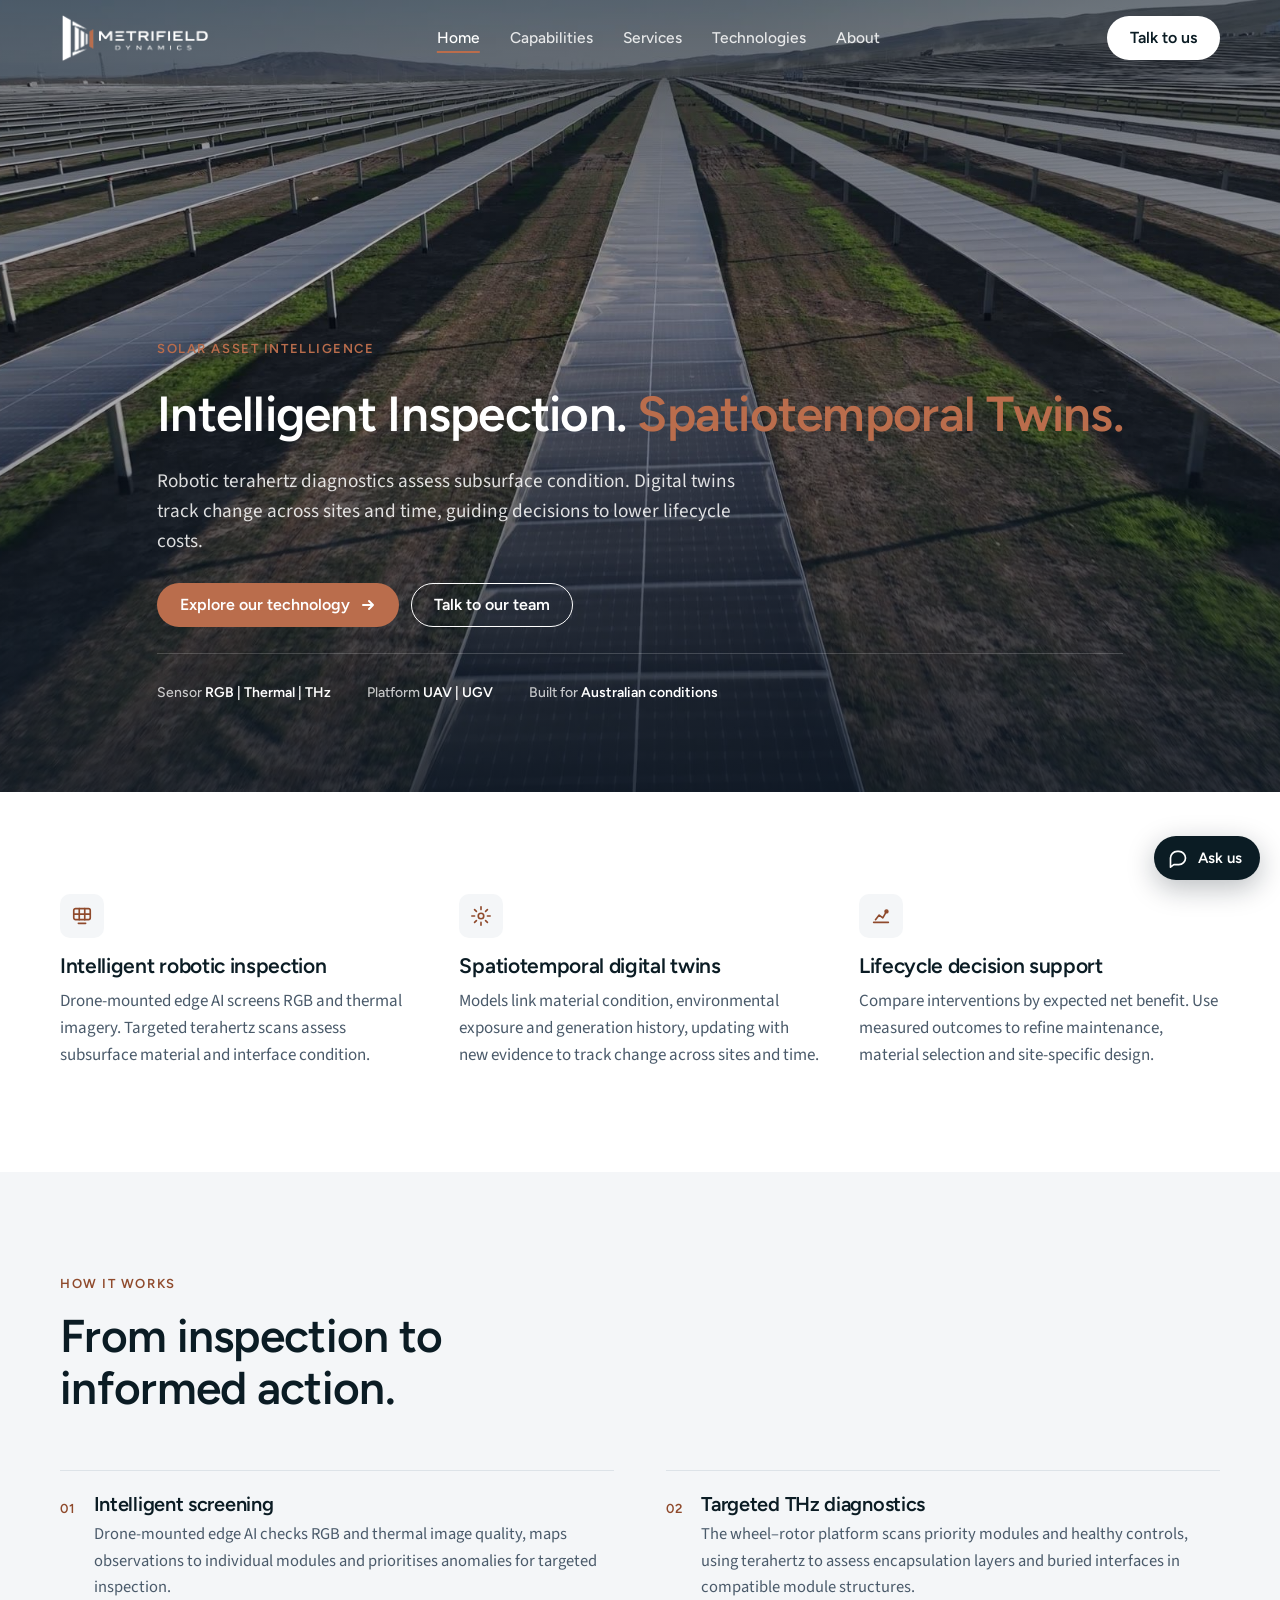
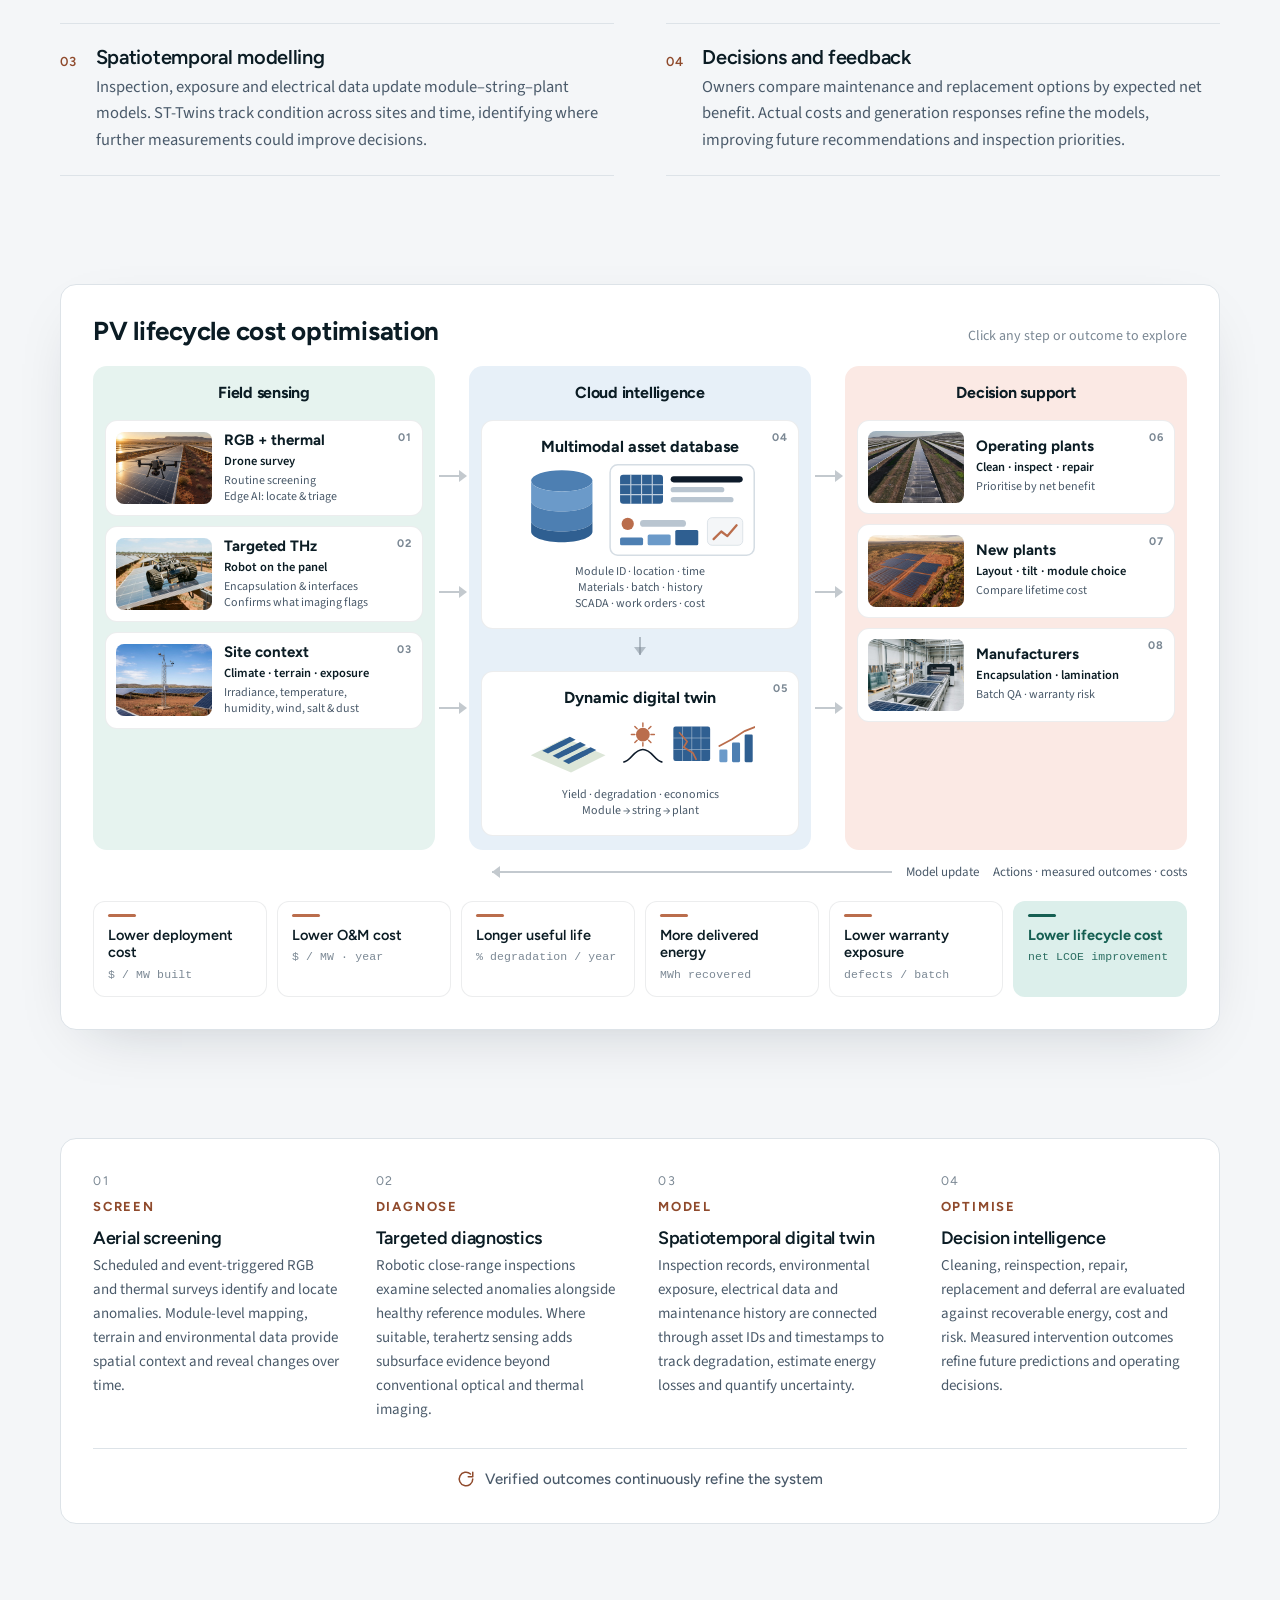
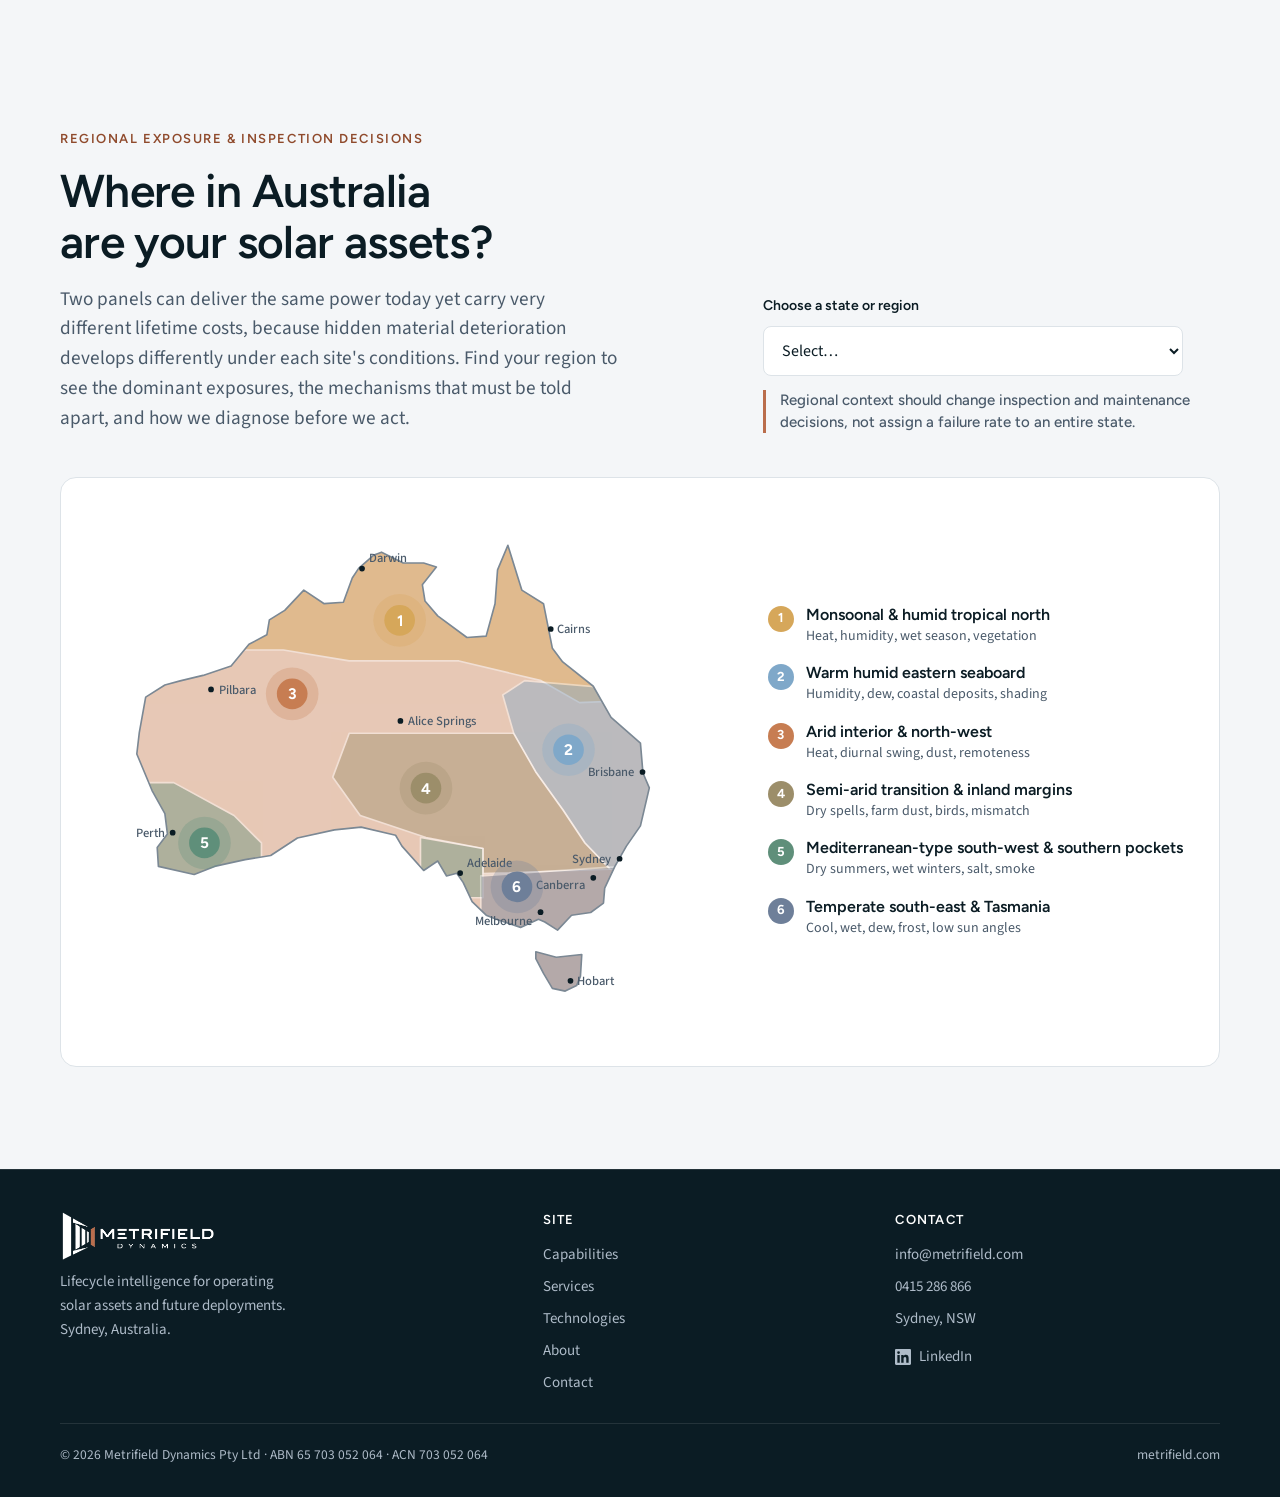
<file: index.html>
<!doctype html>
<html lang="en-AU">
<head>
<meta charset="utf-8">
<meta name="viewport" content="width=device-width, initial-scale=1, viewport-fit=cover">
<title>Metrifield Dynamics — Solar asset intelligence</title>
<meta name="description" content="Intelligent robotic inspection and spatiotemporal digital twins: robotic terahertz diagnostics assess subsurface condition, and twins track change across sites and time to lower lifecycle costs.">
<link rel="canonical" href="https://www.metrifield.com/">
<meta property="og:title" content="Metrifield Dynamics — Solar asset intelligence">
<meta property="og:description" content="Intelligent robotic inspection and spatiotemporal digital twins: robotic terahertz diagnostics assess subsurface condition, and twins track change across sites and time to lower lifecycle costs.">
<meta property="og:image" content="https://www.metrifield.com/assets/hero-poster.jpg">
<meta property="og:type" content="website">
<link rel="icon" type="image/png" href="assets/favicon.png">
<link rel="apple-touch-icon" href="assets/favicon.png">
<link rel="preconnect" href="https://fonts.googleapis.com">
<link rel="preconnect" href="https://fonts.gstatic.com" crossorigin>
<link rel="stylesheet" href="https://fonts.googleapis.com/css2?family=Figtree:wght@500;600;700&family=Source+Sans+3:wght@400;500;600&display=swap">
<link rel="stylesheet" href="styles.css?v=b4b4c5e1">
</head>
<body>

<header class="nav" id="nav">
  <div class="wrap">
    <a class="brand" href="index.html" aria-label="Metrifield Dynamics home"><img class="logo logo-dark" src="assets/logo.png" alt="Metrifield Dynamics" width="1227" height="410"><img class="logo logo-light" src="assets/logo-white.png" alt="" width="1227" height="410" aria-hidden="true"></a>
    <nav class="nav-links" aria-label="Main"><a href="index.html" aria-current="page">Home</a><a href="capabilities.html">Capabilities</a><a href="services.html">Services</a><a href="technology.html">Technologies</a><a href="about.html">About</a></nav>
    <a class="btn btn-light nav-cta" href="contact.html">Talk to us</a>
    <button class="nav-toggle" type="button" aria-label="Menu" aria-expanded="false" aria-controls="nav"><svg viewBox="0 0 24 24" fill="none" stroke="currentColor" stroke-width="2" stroke-linecap="round"><path d="M4 7h16M4 12h16M4 17h16"/></svg></button>
  </div>
</header>

<main>
<section class="hero">
  <div class="hero-media">
    <video autoplay muted loop playsinline poster="assets/hero-poster.jpg" aria-hidden="true">
      <source src="assets/hero.mp4" type="video/mp4">
    </video>
  </div>
  <div class="hero-shade"></div>
  <div class="wrap">
    <p class="eyebrow" style="color:var(--accent)">Solar asset intelligence</p>
    <h1 class="hero-h1"><span>Intelligent Inspection.</span> <em>Spatiotemporal Twins.</em></h1>
    <p class="lede">Robotic terahertz diagnostics assess subsurface condition. Digital twins track change across sites and time, guiding decisions to lower lifecycle costs.</p>
    <div class="hero-actions">
      <a class="btn btn-accent" href="technology.html">Explore our technology <svg viewBox="0 0 16 16" fill="none" stroke="currentColor" stroke-width="2" stroke-linecap="round" stroke-linejoin="round" aria-hidden="true"><path d="M3 8h10M9 4l4 4-4 4"/></svg></a>
      <a class="btn btn-outline" href="contact.html">Talk to our team</a>
    </div>
    <div class="hero-foot">
      <span>Sensor <b>RGB&thinsp;|&thinsp;Thermal&thinsp;|&thinsp;THz</b></span>
      <span>Platform <b>UAV&thinsp;|&thinsp;UGV</b></span>
      <span>Built for <b>Australian conditions</b></span>
    </div>
  </div>
</section>

<section class="band">
  <div class="wrap">
    <div class="trio">
      <div>
        <div class="ico"><svg viewBox="0 0 24 24" fill="none" stroke="currentColor" stroke-width="1.8" stroke-linecap="round" stroke-linejoin="round"><rect x="3" y="4" width="18" height="12" rx="2"/><path d="M3 10h18M9 4v12M15 4v12M8 20h8"/></svg></div>
        <h3 class="h3">Intelligent robotic inspection</h3>
        <p>Drone-mounted edge AI screens RGB and thermal imagery. Targeted terahertz scans assess subsurface material and interface condition.</p>
      </div>
      <div>
        <div class="ico"><svg viewBox="0 0 24 24" fill="none" stroke="currentColor" stroke-width="1.8" stroke-linecap="round" stroke-linejoin="round"><circle cx="12" cy="12" r="3"/><path d="M12 2v3M12 19v3M2 12h3M19 12h3M5 5l2 2M17 17l2 2M5 19l2-2M17 7l2-2"/></svg></div>
        <h3 class="h3">Spatiotemporal digital twins</h3>
        <p>Models link material condition, environmental exposure and generation history, updating with new evidence to track change across sites and time.</p>
      </div>
      <div>
        <div class="ico"><svg viewBox="0 0 24 24" fill="none" stroke="currentColor" stroke-width="1.8" stroke-linecap="round" stroke-linejoin="round"><path d="M4 19h16M6 16l4-5 4 3 4-7"/><circle cx="18" cy="7" r="1.5"/></svg></div>
        <h3 class="h3">Lifecycle decision support</h3>
        <p>Compare interventions by expected net benefit. Use measured outcomes to refine maintenance, material selection and site-specific design.</p>
      </div>
    </div>
  </div>
</section>

<section class="band band-tint" id="how">
  <div class="wrap">
    <div class="section-head">
      <p class="eyebrow">How it works</p>
      <h2 class="h2">From inspection to informed action.</h2>
    </div>
    <div class="steps">
      <div class="step-list">
        <div class="step"><span class="n">01</span><div><h3>Intelligent screening</h3><p>Drone-mounted edge AI checks RGB and thermal image quality, maps observations to individual modules and prioritises anomalies for targeted inspection.</p></div></div>
        <div class="step"><span class="n">02</span><div><h3>Targeted THz diagnostics</h3><p>The wheel–rotor platform scans priority modules and healthy controls, using terahertz to assess encapsulation layers and buried interfaces in compatible module structures.</p></div></div>
        <div class="step"><span class="n">03</span><div><h3>Spatiotemporal modelling</h3><p>Inspection, exposure and electrical data update module–string–plant models. ST-Twins track condition across sites and time, identifying where further measurements could improve decisions.</p></div></div>
        <div class="step"><span class="n">04</span><div><h3>Decisions and feedback</h3><p>Owners compare maintenance and replacement options by expected net benefit. Actual costs and generation responses refine the models, improving future recommendations and inspection priorities.</p></div></div>
      </div>

      <div class="idiag" id="idiag">
        <div class="idiag-head"><h3>PV lifecycle cost optimisation</h3><p class="dhint" id="dhint">Click any step or outcome to explore</p></div>
        <div class="idiag-grid">
          <div class="dcol dcol-sense"><h4>Field sensing</h4><button type="button" class="dtile" data-node="rgb" aria-expanded="false"><img src="assets/drone.jpg" alt="" loading="lazy"><span class="dt"><b>RGB + thermal</b><i>Drone survey</i><small>Routine screening<br>Edge AI: locate &amp; triage</small></span><span class="dn">01</span></button><button type="button" class="dtile" data-node="thz" aria-expanded="false"><img src="assets/crawler.jpg" alt="" loading="lazy"><span class="dt"><b>Targeted THz</b><i>Robot on the panel</i><small>Encapsulation &amp; interfaces<br>Confirms what imaging flags</small></span><span class="dn">02</span></button><button type="button" class="dtile" data-node="site" aria-expanded="false"><img src="assets/weather.jpg" alt="" loading="lazy"><span class="dt"><b>Site context</b><i>Climate · terrain · exposure</i><small>Irradiance, temperature,<br>humidity, wind, salt &amp; dust</small></span><span class="dn">03</span></button></div>
          <div class="dgap" aria-hidden="true"><span data-arrow="rgb"></span><span data-arrow="thz"></span><span data-arrow="site"></span></div>
          <div class="dcol dcol-cloud"><h4>Cloud intelligence</h4><button type="button" class="dtile dtile-big" data-node="db" aria-expanded="false"><span class="dt"><b>Multimodal asset database</b><svg viewBox="0 0 300 120" class="dico"><ellipse cx="48" cy="22" rx="40" ry="14" fill="#4D7FB2"/><path d="M8 22v26c0 8 18 14 40 14s40-6 40-14V22c0 8-18 14-40 14S8 30 8 22z" fill="#6B9AC9"/><path d="M8 48v26c0 8 18 14 40 14s40-6 40-14V48c0 8-18 14-40 14S8 56 8 48z" fill="#4D7FB2"/><path d="M8 74v14c0 8 18 14 40 14s40-6 40-14V74c0 8-18 14-40 14S8 82 8 74z" fill="#2F5F91"/><g transform="translate(110,0)"><rect x="1" y="1" width="188" height="118" rx="10" fill="#fff" stroke="#D5DDE4" stroke-width="2"/><rect x="14" y="14" width="56" height="38" rx="4" fill="#2F5F91"/><g stroke="#fff" stroke-width="1.5" opacity=".7"><path d="M14 27h56M14 40h56M28 14v38M42 14v38M56 14v38"/></g><rect x="80" y="16" width="94" height="8" rx="4" fill="#0E1B2A"/><rect x="80" y="30" width="70" height="7" rx="3.5" fill="#B9C5D0"/><rect x="80" y="43" width="82" height="7" rx="3.5" fill="#B9C5D0"/><circle cx="24" cy="78" r="8" fill="#BA6D4C"/><rect x="40" y="73" width="60" height="9" rx="4.5" fill="#B9C5D0"/><rect x="14" y="96" width="30" height="10" rx="2" fill="#4D7FB2"/><rect x="50" y="92" width="30" height="14" rx="2" fill="#6B9AC9"/><rect x="86" y="86" width="30" height="20" rx="2" fill="#2F5F91"/><rect x="128" y="70" width="46" height="36" rx="6" fill="#F4F6F8" stroke="#D5DDE4"/><path d="M136 98l10-10 8 6 12-14" fill="none" stroke="#BA6D4C" stroke-width="3" stroke-linecap="round" stroke-linejoin="round"/></g></svg><small>Module ID · location · time<br>Materials · batch · history<br>SCADA · work orders · cost</small></span><span class="dn">04</span></button><span class="ddown" data-arrow="db" aria-hidden="true"></span><button type="button" class="dtile dtile-big" data-node="twin" aria-expanded="false"><span class="dt"><b>Dynamic digital twin</b><svg viewBox="0 0 400 110" class="dico"><g><path d="M10 70l60-30 70 30-60 30z" fill="#DCE6D8"/><g fill="#2F5F91"><path d="M30 62l34-17 10 5-34 17z"/><path d="M48 71l34-17 10 5-34 17z"/><path d="M66 80l34-17 10 5-34 17z"/><path d="M44 55l34-17 10 5-34 17z"/><path d="M62 64l34-17 10 5-34 17z"/><path d="M80 73l34-17 10 5-34 17z"/></g></g><g transform="translate(165,10)"><circle cx="40" cy="24" r="12" fill="#BA6D4C"/><g stroke="#BA6D4C" stroke-width="2.5" stroke-linecap="round"><path d="M40 4v6M40 38v6M20 24h6M54 24h6M26 10l4 4M50 34l4 4M26 38l4-4M50 14l4-4"/></g><path d="M6 72C20 70 24 50 40 50s20 20 34 22" fill="none" stroke="#0E1B2A" stroke-width="3"/></g><g transform="translate(250,10)"><rect x="8" y="10" width="64" height="60" rx="4" fill="#2F5F91"/><g stroke="#fff" stroke-width="1.2" opacity=".55"><path d="M8 30h64M8 50h64M24 10v60M40 10v60M56 10v60"/></g><path d="M18 20l14 16-6 10 16 10 6 12" fill="none" stroke="#BA6D4C" stroke-width="3" stroke-linejoin="round"/></g><g transform="translate(330,10)"><rect x="8" y="50" width="14" height="22" rx="2" fill="#6B9AC9"/><rect x="30" y="38" width="14" height="34" rx="2" fill="#4D7FB2"/><rect x="52" y="24" width="14" height="48" rx="2" fill="#2F5F91"/><path d="M8 44L30 32 52 18 72 10" fill="none" stroke="#BA6D4C" stroke-width="3" stroke-linecap="round"/></g></svg><small>Yield · degradation · economics<br>Module → string → plant</small></span><span class="dn">05</span></button></div>
          <div class="dgap" aria-hidden="true"><span data-arrow="twin" class="to-ops"></span><span data-arrow="twin" class="to-new"></span><span data-arrow="twin" class="to-mfg"></span></div>
          <div class="dcol dcol-decide"><h4>Decision support</h4><button type="button" class="dtile" data-node="ops" aria-expanded="false"><img src="assets/band.jpg" alt="" loading="lazy"><span class="dt"><b>Operating plants</b><i>Clean · inspect · repair</i><small>Prioritise by net benefit</small></span><span class="dn">06</span></button><button type="button" class="dtile" data-node="new" aria-expanded="false"><img src="assets/aerial.jpg" alt="" loading="lazy"><span class="dt"><b>New plants</b><i>Layout · tilt · module choice</i><small>Compare lifetime cost</small></span><span class="dn">07</span></button><button type="button" class="dtile" data-node="mfg" aria-expanded="false"><img src="assets/factory.jpg" alt="" loading="lazy"><span class="dt"><b>Manufacturers</b><i>Encapsulation · lamination</i><small>Batch QA · warranty risk</small></span><span class="dn">08</span></button></div>
        </div>
        <p class="dloop" data-arrow="back"><span class="dloop-line"></span><span>Model update</span><span class="dloop-r">Actions · measured outcomes · costs</span></p>
        <div class="douts" role="group" aria-label="Outcomes">
          <button type="button" class="dout" data-out="deploy"><i></i><b>Lower deployment cost</b><small>$ / MW built</small></button>
          <button type="button" class="dout" data-out="om"><i></i><b>Lower O&amp;M cost</b><small>$ / MW · year</small></button>
          <button type="button" class="dout" data-out="life"><i></i><b>Longer useful life</b><small>% degradation / year</small></button>
          <button type="button" class="dout" data-out="energy"><i></i><b>More delivered energy</b><small>MWh recovered</small></button>
          <button type="button" class="dout" data-out="warranty"><i></i><b>Lower warranty exposure</b><small>defects / batch</small></button>
          <button type="button" class="dout dout-sum" data-out="lcoe"><i></i><b>Lower lifecycle cost</b><small>net LCOE improvement</small></button>
        </div>
        <div class="dscrim" id="dscrim"></div>
        <div class="dpanel" id="dpanel" hidden>
          <span class="dsheet-grip" aria-hidden="true"></span>
          <div class="dp-top">
            <span class="dp-nav"><button type="button" class="dp-close" id="dp-close">← Overview</button><button type="button" class="dp-close dp-back" id="dp-back" hidden></button></span>
            <span class="dp-pager"><span id="dp-count">01 / 08</span><button type="button" id="dp-prev" aria-label="Previous step">←</button><button type="button" id="dp-next" aria-label="Next step">→</button></span>
          </div>
          <p class="eyebrow" id="dp-col"></p>
          <p class="dp-title" id="dp-title"></p>
          <h3 class="dp-q" id="dp-q"></h3>
          <p class="dp-body" id="dp-body"></p>
          <div class="dp-io"><div><b>In</b><span id="dp-in"></span></div><div><b>Out</b><span id="dp-out"></span></div><div><b>Contributes to</b><span id="dp-contrib"></span></div></div>
          <a class="dp-link" id="dp-link" href="#">Learn more <svg viewBox="0 0 16 16" fill="none" stroke="currentColor" stroke-width="2" stroke-linecap="round" stroke-linejoin="round" aria-hidden="true"><path d="M3 8h10M9 4l4 4-4 4"/></svg></a>
        </div>
        <div class="dpanel opanel" id="opanel" hidden>
          <span class="dsheet-grip" aria-hidden="true"></span>
          <div class="dp-top"><span class="dp-nav"><button type="button" class="dp-close" id="op-close">← Overview</button><button type="button" class="dp-close dp-back" id="op-back" hidden></button></span><span class="dp-pager">Outcome</span></div>
          <h3 class="dp-q" id="op-title"></h3>
          <div class="dp-io"><div><b>Measured by</b><span id="op-metric"></span></div><div><b>How it is achieved</b><span id="op-how"></span></div></div>
          <div class="dp-io"><div><b>Driven by</b><span id="op-drivers"></span></div></div>
          <a class="dp-link" id="op-link" href="#">Learn more <svg viewBox="0 0 16 16" fill="none" stroke="currentColor" stroke-width="2" stroke-linecap="round" stroke-linejoin="round" aria-hidden="true"><path d="M3 8h10M9 4l4 4-4 4"/></svg></a>
        </div>
      </div>
      <div class="stages">
        <ol>
          <li><span class="n">01</span><b>Screen</b><h3>Aerial screening</h3><p>Scheduled and event-triggered RGB and thermal surveys identify and locate anomalies. Module-level mapping, terrain and environmental data provide spatial context and reveal changes over time.</p></li>
          <li><span class="n">02</span><b>Diagnose</b><h3>Targeted diagnostics</h3><p>Robotic close-range inspections examine selected anomalies alongside healthy reference modules. Where suitable, terahertz sensing adds subsurface evidence beyond conventional optical and thermal imaging.</p></li>
          <li><span class="n">03</span><b>Model</b><h3>Spatiotemporal digital twin</h3><p>Inspection records, environmental exposure, electrical data and maintenance history are connected through asset IDs and timestamps to track degradation, estimate energy losses and quantify uncertainty.</p></li>
          <li><span class="n">04</span><b>Optimise</b><h3>Decision intelligence</h3><p>Cleaning, reinspection, repair, replacement and deferral are evaluated against recoverable energy, cost and risk. Measured intervention outcomes refine future predictions and operating decisions.</p></li>
        </ol>
        <p class="loopline"><svg viewBox="0 0 24 24" fill="none" stroke="currentColor" stroke-width="2" stroke-linecap="round" stroke-linejoin="round" aria-hidden="true"><path d="M21 12a9 9 0 1 1-3-6.7"/><path d="M21 3v6h-6"/></svg>Verified outcomes continuously refine the system</p>
      </div>
    </div>
  </div>
</section>

<section class="band band-tint" id="regions">
  <div class="wrap">
    <div class="region-intro">
      <div class="section-head" style="margin-bottom:0">
        <p class="eyebrow">Regional exposure &amp; inspection decisions</p>
        <h2 class="h2">Where in Australia are your solar assets?</h2>
        <p class="lede">Two panels can deliver the same power today yet carry very different lifetime costs, because hidden material deterioration develops differently under each site's conditions. Find your region to see the dominant exposures, the mechanisms that must be told apart, and how we diagnose before we act.</p>
      </div>
      <div class="region-pick">
        <label class="zone-pick" for="zone-select">Choose a state or region
          <select id="zone-select">
            <option value="">Select…</option>
            <option value="1">Northern Territory — Top End</option>
            <option value="1">Queensland — far north &amp; tropical coast</option>
            <option value="1">Western Australia — Kimberley</option>
            <option value="2">Queensland — central &amp; south-east coast</option>
            <option value="2">New South Wales — north &amp; central coast, Sydney</option>
            <option value="3">Western Australia — Pilbara, Goldfields &amp; interior</option>
            <option value="3">Northern Territory — Central Australia</option>
            <option value="3">South Australia — far north &amp; outback</option>
            <option value="3">Queensland — western inland</option>
            <option value="4">South Australia — mid-north &amp; inland</option>
            <option value="4">New South Wales — western plains &amp; Riverina</option>
            <option value="4">Queensland — southern inland</option>
            <option value="4">Victoria — Mallee &amp; north-west</option>
            <option value="5">Western Australia — Perth &amp; south-west</option>
            <option value="5">South Australia — Adelaide, Eyre &amp; coastal south</option>
            <option value="6">New South Wales — south coast &amp; tablelands</option>
            <option value="6">Australian Capital Territory</option>
            <option value="6">Victoria</option>
            <option value="6">Tasmania</option>
          </select>
        </label>
        <p class="region-note">Regional context should change inspection and maintenance decisions, not assign a failure rate to an entire state.</p>
      </div>
    </div>
    <div class="mapwrap">
      <svg class="aumap" viewBox="0 0 540 470" role="img" aria-label="Map of Australia shaded into six exposure regions used to frame inspection decisions"><defs><clipPath id="au-clip"><path d="M374.7 28.6 L387.4 69.4 L407.2 81.8 L415.3 122.5 L424.7 134.9 L452.6 157.1 L468.8 185.5 L495.6 209.0 L497.9 236.2 L503.7 249.8 L495.6 284.4 L482.8 302.9 L475.8 315.2 L472.3 321.4 L463.0 341.2 L461.9 354.8 L450.2 363.4 L432.8 365.9 L420.0 379.5 L408.4 372.1 L402.6 369.6 L386.3 377.0 L364.2 369.6 L354.9 365.9 L342.1 353.5 L334.0 336.2 L328.1 327.6 L318.8 330.1 L310.7 316.5 L297.9 325.1 L278.1 302.9 L272.3 293.0 L240.9 285.6 L216.5 288.1 L182.8 295.5 L158.4 311.5 L135.1 315.2 L107.2 321.4 L88.6 328.8 L56.0 321.4 L54.9 304.1 L64.2 291.8 L61.9 273.2 L50.2 252.2 L36.3 218.9 L38.6 199.1 L44.4 167.0 L61.9 155.9 L75.8 152.2 L96.7 147.2 L122.3 138.6 L138.6 118.8 L154.9 110.2 L157.2 96.6 L171.2 87.9 L188.6 69.4 L207.2 81.8 L224.7 80.5 L232.8 58.3 L238.6 49.6 L252.6 37.3 L259.5 34.8 L279.3 44.7 L297.9 44.7 L309.5 48.4 L296.7 64.5 L299.1 79.3 L310.7 92.9 L337.4 112.6 L354.9 111.4 L363.0 81.8 L365.3 50.9 L374.7 28.6 Z"/><path d="M400.2 399.2 L418.8 404.2 L442.1 401.7 L440.9 421.5 L437.4 430.1 L427.0 435.1 L415.3 432.6 L407.2 419.0 L400.2 405.4 L400.2 399.2 Z"/></clipPath></defs><g clip-path="url(#au-clip)"><path d="M0 0 L540 0 L540 470 L0 470 Z" class="region" data-region="3" fill="#C77D52" stroke="#fff" stroke-width="1.5" stroke-linejoin="round"/><path d="M0 0 L540 0 L540 168 L440 172 L405 152 L330 134 L230 134 L170 124 L130 124 L0 124 Z" class="region" data-region="1" fill="#D6A75A" stroke="#fff" stroke-width="1.5" stroke-linejoin="round"/><path d="M390 152 L540 165 L540 322 L468 324 L445 300 L425 270 L400 235 L380 200 L370 165 Z" class="region" data-region="2" fill="#7FA8C9" stroke="#fff" stroke-width="1.5" stroke-linejoin="round"/><path d="M230 200 L380 200 L400 235 L425 270 L445 300 L468 324 L352 328 L352 305 L300 295 L240 275 L215 240 Z" class="region" data-region="4" fill="#9C8E6A" stroke="#fff" stroke-width="1.5" stroke-linejoin="round"/><path d="M0 245 L70 245 L125 275 L150 300 L150 340 L0 340 Z" class="region" data-region="5" fill="#5F8F7A" stroke="#fff" stroke-width="1.5" stroke-linejoin="round"/><path d="M295 295 L352 305 L352 350 L295 350 Z" class="region" data-region="5" fill="#5F8F7A" stroke="#fff" stroke-width="1.5" stroke-linejoin="round"/><path d="M350 330 L468 322 L540 322 L540 470 L350 470 Z" class="region" data-region="6" fill="#6E7F99" stroke="#fff" stroke-width="1.5" stroke-linejoin="round"/></g><path d="M374.7 28.6 L387.4 69.4 L407.2 81.8 L415.3 122.5 L424.7 134.9 L452.6 157.1 L468.8 185.5 L495.6 209.0 L497.9 236.2 L503.7 249.8 L495.6 284.4 L482.8 302.9 L475.8 315.2 L472.3 321.4 L463.0 341.2 L461.9 354.8 L450.2 363.4 L432.8 365.9 L420.0 379.5 L408.4 372.1 L402.6 369.6 L386.3 377.0 L364.2 369.6 L354.9 365.9 L342.1 353.5 L334.0 336.2 L328.1 327.6 L318.8 330.1 L310.7 316.5 L297.9 325.1 L278.1 302.9 L272.3 293.0 L240.9 285.6 L216.5 288.1 L182.8 295.5 L158.4 311.5 L135.1 315.2 L107.2 321.4 L88.6 328.8 L56.0 321.4 L54.9 304.1 L64.2 291.8 L61.9 273.2 L50.2 252.2 L36.3 218.9 L38.6 199.1 L44.4 167.0 L61.9 155.9 L75.8 152.2 L96.7 147.2 L122.3 138.6 L138.6 118.8 L154.9 110.2 L157.2 96.6 L171.2 87.9 L188.6 69.4 L207.2 81.8 L224.7 80.5 L232.8 58.3 L238.6 49.6 L252.6 37.3 L259.5 34.8 L279.3 44.7 L297.9 44.7 L309.5 48.4 L296.7 64.5 L299.1 79.3 L310.7 92.9 L337.4 112.6 L354.9 111.4 L363.0 81.8 L365.3 50.9 L374.7 28.6 Z" fill="none" stroke="var(--map-line)" stroke-width="1.5" stroke-linejoin="round"/><path d="M400.2 399.2 L418.8 404.2 L442.1 401.7 L440.9 421.5 L437.4 430.1 L427.0 435.1 L415.3 432.6 L407.2 419.0 L400.2 405.4 L400.2 399.2 Z" fill="none" stroke="var(--map-line)" stroke-width="1.5" stroke-linejoin="round"/><g class="city"><circle cx="241.7" cy="49.8" r="2.6"/><text x="247.7" y="43.8" text-anchor="start">Darwin</text></g><g class="city"><circle cx="413.8" cy="104.9" r="2.6"/><text x="419.8" y="108.9" text-anchor="start">Cairns</text></g><g class="city"><circle cx="497.5" cy="235.3" r="2.6"/><text x="489.5" y="239.3" text-anchor="end">Brisbane</text></g><g class="city"><circle cx="476.6" cy="314.4" r="2.6"/><text x="468.6" y="318.4" text-anchor="end">Sydney</text></g><g class="city"><circle cx="452.6" cy="331.8" r="2.6"/><text x="444.6" y="341.8" text-anchor="end">Canberra</text></g><g class="city"><circle cx="404.5" cy="363.1" r="2.6"/><text x="396.5" y="375.1" text-anchor="end">Melbourne</text></g><g class="city"><circle cx="331.2" cy="327.5" r="2.6"/><text x="337.2" y="321.5" text-anchor="start">Adelaide</text></g><g class="city"><circle cx="69" cy="290.6" r="2.6"/><text x="62" y="294.6" text-anchor="end">Perth</text></g><g class="city"><circle cx="431.8" cy="425.7" r="2.6"/><text x="437.8" y="429.7" text-anchor="start">Hobart</text></g><g class="city"><circle cx="276.7" cy="188.7" r="2.6"/><text x="283.7" y="192.7" text-anchor="start">Alice Springs</text></g><g class="city"><circle cx="104" cy="160" r="2.6"/><text x="111" y="164" text-anchor="start">Pilbara</text></g><g class="zone-pin" data-zone="1" role="button" tabindex="0" aria-label="Zone 1: Monsoonal &amp; humid tropical north"><circle cx="276" cy="97" r="24" fill="#D6A75A" opacity=".28"/><circle cx="276" cy="97" r="14" fill="#D6A75A"/><text x="276" y="102" text-anchor="middle" font-size="14" font-weight="700" fill="#fff" font-family="Figtree,sans-serif">1</text></g><g class="zone-pin" data-zone="2" role="button" tabindex="0" aria-label="Zone 2: Warm humid eastern seaboard"><circle cx="430" cy="215" r="24" fill="#7FA8C9" opacity=".28"/><circle cx="430" cy="215" r="14" fill="#7FA8C9"/><text x="430" y="220" text-anchor="middle" font-size="14" font-weight="700" fill="#fff" font-family="Figtree,sans-serif">2</text></g><g class="zone-pin" data-zone="3" role="button" tabindex="0" aria-label="Zone 3: Arid interior &amp; north-west"><circle cx="178" cy="164" r="24" fill="#C77D52" opacity=".28"/><circle cx="178" cy="164" r="14" fill="#C77D52"/><text x="178" y="169" text-anchor="middle" font-size="14" font-weight="700" fill="#fff" font-family="Figtree,sans-serif">3</text></g><g class="zone-pin" data-zone="4" role="button" tabindex="0" aria-label="Zone 4: Semi-arid transition &amp; inland margins"><circle cx="300" cy="250" r="24" fill="#9C8E6A" opacity=".28"/><circle cx="300" cy="250" r="14" fill="#9C8E6A"/><text x="300" y="255" text-anchor="middle" font-size="14" font-weight="700" fill="#fff" font-family="Figtree,sans-serif">4</text></g><g class="zone-pin" data-zone="5" role="button" tabindex="0" aria-label="Zone 5: Mediterranean-type south-west &amp; southern pockets"><circle cx="98" cy="300" r="24" fill="#5F8F7A" opacity=".28"/><circle cx="98" cy="300" r="14" fill="#5F8F7A"/><text x="98" y="305" text-anchor="middle" font-size="14" font-weight="700" fill="#fff" font-family="Figtree,sans-serif">5</text></g><g class="zone-pin" data-zone="6" role="button" tabindex="0" aria-label="Zone 6: Temperate south-east &amp; Tasmania"><circle cx="383" cy="340" r="24" fill="#6E7F99" opacity=".28"/><circle cx="383" cy="340" r="14" fill="#6E7F99"/><text x="383" y="345" text-anchor="middle" font-size="14" font-weight="700" fill="#fff" font-family="Figtree,sans-serif">6</text></g></svg>
      <div class="mapside">
      <ol class="zones"><li class="zone-pin" data-zone="1" role="button" tabindex="0"><span class="dot" style="background:#D6A75A">1</span><div><b>Monsoonal &amp; humid tropical north</b><span>Heat, humidity, wet season, vegetation</span></div></li><li class="zone-pin" data-zone="2" role="button" tabindex="0"><span class="dot" style="background:#7FA8C9">2</span><div><b>Warm humid eastern seaboard</b><span>Humidity, dew, coastal deposits, shading</span></div></li><li class="zone-pin" data-zone="3" role="button" tabindex="0"><span class="dot" style="background:#C77D52">3</span><div><b>Arid interior &amp; north-west</b><span>Heat, diurnal swing, dust, remoteness</span></div></li><li class="zone-pin" data-zone="4" role="button" tabindex="0"><span class="dot" style="background:#9C8E6A">4</span><div><b>Semi-arid transition &amp; inland margins</b><span>Dry spells, farm dust, birds, mismatch</span></div></li><li class="zone-pin" data-zone="5" role="button" tabindex="0"><span class="dot" style="background:#5F8F7A">5</span><div><b>Mediterranean-type south-west &amp; southern pockets</b><span>Dry summers, wet winters, salt, smoke</span></div></li><li class="zone-pin" data-zone="6" role="button" tabindex="0"><span class="dot" style="background:#6E7F99">6</span><div><b>Temperate south-east &amp; Tasmania</b><span>Cool, wet, dew, frost, low sun angles</span></div></li></ol>
    <div class="zone-panel" id="zone-panel" hidden>
        <button type="button" class="zp-back" id="zp-back">← All zones</button>
        <div class="zp-head"><span class="dot" id="zp-dot"></span><div><p class="eyebrow" id="zp-eyebrow">Zone</p><h3 id="zp-title"></h3><p id="zp-regions" class="zp-regions"></p></div></div>
        <div class="zp-grid zp-grid-3">
          <div><b>Exposure</b><p id="zp-exposure"></p></div>
          <div><b>Mechanism to separate</b><p id="zp-mechanism"></p></div>
          <div><b>Diagnose → act</b><p id="zp-act"></p></div>
        </div>
        <p class="zp-note">Generalised exposure and diagnostic framework, not a measured failure-rate map. Local exposure, module construction and operating conditions require site-level verification. Sources: Australian Bureau of Meteorology; IEA PVPS Task 13; selected PV reliability and terahertz inspection studies.</p>
      </div>
      </div>
    </div>
  </div>
</section>

</main>
<footer>
  <div class="wrap">
    <div class="fcol">
      <a class="brand" href="index.html"><img class="logo" src="assets/logo-white.png" alt="Metrifield Dynamics" width="1227" height="410"></a>
      <p style="max-width:34ch">Lifecycle intelligence for operating solar assets and future deployments. Sydney, Australia.</p>
    </div>
    <div class="fcol"><b>Site</b><a href="capabilities.html">Capabilities</a><a href="services.html">Services</a><a href="technology.html">Technologies</a><a href="about.html">About</a><a href="contact.html">Contact</a></div>
    <div class="fcol"><b>Contact</b><a href="mailto:info@metrifield.com">info@metrifield.com</a><a href="tel:+61415286866">0415 286 866</a><span>Sydney, NSW</span><a class="flink" href="https://www.linkedin.com/company/metrifield-dynamics/" target="_blank" rel="noopener"><svg viewBox="0 0 24 24" aria-hidden="true"><path d="M20.45 20.45h-3.56v-5.57c0-1.33-.02-3.04-1.85-3.04-1.85 0-2.13 1.45-2.13 2.94v5.67H9.35V9h3.41v1.56h.05c.48-.9 1.64-1.85 3.37-1.85 3.6 0 4.27 2.37 4.27 5.46v6.28zM5.34 7.43a2.06 2.06 0 1 1 0-4.13 2.06 2.06 0 0 1 0 4.13zM7.12 20.45H3.55V9h3.57v11.45zM22.22 0H1.77C.79 0 0 .77 0 1.73v20.54C0 23.23.79 24 1.77 24h20.45c.98 0 1.78-.77 1.78-1.73V1.73C24 .77 23.2 0 22.22 0z"/></svg>LinkedIn</a></div>
    <div class="legal"><span>© 2026 Metrifield Dynamics Pty Ltd · ABN 65 703 052 064 · ACN 703 052 064</span><span>metrifield.com</span></div>
  </div>
</footer>
<div class="chat" id="chat">
  <button class="chat-fab" type="button" aria-expanded="false" aria-controls="chat-panel" aria-label="Ask Metrifield"><svg viewBox="0 0 24 24" fill="none" stroke="currentColor" stroke-width="2" stroke-linecap="round" stroke-linejoin="round" aria-hidden="true"><path d="M21 12a8 8 0 0 1-8 8H7l-4 3V12a8 8 0 0 1 8-8h2a8 8 0 0 1 8 8z"/></svg><span>Ask us</span></button>
  <div class="chat-panel" id="chat-panel" hidden>
    <div class="chat-head"><b>Metrifield assistant</b><span>Answers from our site · not a human</span><button type="button" class="chat-close" aria-label="Close">×</button></div>
    <div class="chat-log" role="log" aria-live="polite"><div class="msg bot">Hi — ask me about what Metrifield does, the sensing and digital twin, or how a pilot works.</div></div>
    <form class="chat-form"><input type="text" name="q" placeholder="Ask a question…" autocomplete="off" maxlength="500" required><button type="submit" aria-label="Send"><svg viewBox="0 0 16 16" fill="none" stroke="currentColor" stroke-width="2" stroke-linecap="round" stroke-linejoin="round" aria-hidden="true"><path d="M3 8h10M9 4l4 4-4 4"/></svg></button></form>
    <p class="chat-note">Don't share confidential details here. For anything specific, <a href="contact.html">talk to us</a>.</p>
  </div>
</div>
<script>
(function(){
  var n=document.getElementById('nav'),b=n&&n.querySelector('.nav-toggle');
  if(b){b.addEventListener('click',function(){var o=n.classList.toggle('open');b.setAttribute('aria-expanded',o)})}
  var Z={
   1:{name:"Monsoonal &amp; humid tropical north",color:"#D6A75A",regions:"Top End, the Kimberley, far-north and tropical-coast Queensland",exposure:"Heat, humidity, wet–dry seasonality, intense rainfall, prolonged wetting and rapid vegetation growth.",mechanism:"Transient wetting and obstruction are not the same as construction-dependent moisture ingress, corrosion or electrical deterioration — the two must be separated.",act:"RGB for surface and vegetation; thermal only under valid conditions; EL or electrical reference if unresolved; terahertz only for qualified modules with controlled surface moisture. Inspect drainage and vegetation interfaces."},
   2:{name:"Warm humid eastern seaboard",color:"#7FA8C9",regions:"Central and south-east Queensland coast and hinterland, New South Wales north and central coast to Sydney",exposure:"Humidity, rain, dew, urban and coastal deposits, bird activity and local shading.",mechanism:"Reversible surface losses may coexist with persistent moisture-related or electrical abnormalities.",act:"RGB links deposits to geometry; thermal localises load-dependent anomalies; EL or electrical tests for unresolved features. Condition-triggered inspection, not postcode-based intervals."},
   3:{name:"Arid interior &amp; north-west",color:"#C77D52",regions:"Pilbara, Goldfields and the Western Australian interior, Central Australia, far-north South Australia, western Queensland",exposure:"High module temperature, strong diurnal variation, dry mineral deposits, dust and remoteness.",mechanism:"Reversible soiling and thermal losses differ from interconnection fatigue and encapsulation ageing, and must be confirmed independently.",act:"RGB with soiling references; thermal with irradiance, wind and load context; EL for electrical integrity; terahertz only after excluding surface contamination. Cleaning-value thresholds and dust-aware dock design."},
   4:{name:"Semi-arid transition &amp; inland agricultural margins",color:"#9C8E6A",regions:"South Australian mid-north and inland, western New South Wales and the Riverina, southern inland Queensland, the Victorian Mallee",exposure:"Seasonal dry periods, intermittent rain, agricultural and road dust, vegetation cycles, birds and local maintenance activity.",mechanism:"Deposits and shading may create mismatch; installation stress or electrical faults require independent evidence.",act:"Compare the same assets before and after cleaning or seasonal change; RGB and operating data first; escalate selectively to EL, electrical tests or qualified terahertz."},
   5:{name:"Mediterranean-type south-west &amp; southern pockets",color:"#5F8F7A",regions:"Perth and the south-west of Western Australia, Adelaide, the Eyre Peninsula and the South Australian coastal south",exposure:"Dry summers, wetter winters, seasonal deposits, extreme heat, smoke and episodic rainfall.",mechanism:"Seasonal soiling, construction-dependent UV and thermal ageing, and possible deposit redistribution after rain.",act:"Repeat RGB and thermal on the same modules across seasons; keep EL conditions comparable; verify post-rain recovery rather than assuming natural cleaning."},
   6:{name:"Temperate south-east &amp; Tasmania",color:"#6E7F99",regions:"New South Wales south coast and tablelands, the ACT, Victoria, Tasmania",exposure:"Cooler seasonal conditions, wetting, dew, low solar angles, local frost, site-specific snow or snow load.",mechanism:"Temporary frost and condensation effects must be separated from persistent moisture-related or material deterioration.",act:"Avoid frost and dew artefacts; thermal only in a valid irradiance and load window; EL or electrical reference for persistent abnormalities; reinspect when conditions are suitable."}
  };
  var sel=document.getElementById('zone-select'),panel=document.getElementById('zone-panel');
  var legend=document.querySelector('.mapside .zones');
  function showZone(k){var z=Z[k]; if(!z||!panel)return; panel.hidden=false; if(legend) legend.hidden=true;
    document.getElementById('zp-dot').style.background=z.color; document.getElementById('zp-eyebrow').textContent='Zone '+k;
    document.getElementById('zp-title').innerHTML=z.name; document.getElementById('zp-regions').textContent=z.regions;
    document.getElementById('zp-exposure').innerHTML=z.exposure; document.getElementById('zp-mechanism').innerHTML=z.mechanism;
    document.getElementById('zp-act').innerHTML=z.act;
    document.querySelectorAll('.zone-pin').forEach(function(e){e.classList.toggle('active',e.getAttribute('data-zone')===String(k))});
    document.querySelectorAll('.aumap,.zones').forEach(function(e){e.classList.add('focused')});
    document.querySelectorAll('.aumap .region').forEach(function(r){r.classList.toggle('alive',r.getAttribute('data-region')===String(k))});
    if(sel&&sel.value!==String(k)){for(var i=0;i<sel.options.length;i++){if(sel.options[i].value===String(k)){sel.selectedIndex=i;break}}}
    if(window.innerWidth<=760) panel.scrollIntoView({behavior:'smooth',block:'nearest'});
  }
  function hideZone(){ if(panel) panel.hidden=true; if(legend) legend.hidden=false; if(sel) sel.selectedIndex=0; document.querySelectorAll('.zone-pin').forEach(function(e){e.classList.remove('active')}); document.querySelectorAll('.aumap,.zones').forEach(function(e){e.classList.remove('focused')}); document.querySelectorAll('.aumap .region').forEach(function(r){r.classList.remove('alive')}); }
  var zb=document.getElementById('zp-back'); if(zb) zb.addEventListener('click',hideZone);
  if(sel){sel.addEventListener('change',function(){if(sel.value)showZone(sel.value)})}
  document.querySelectorAll('.zone-pin').forEach(function(e){
    e.addEventListener('click',function(){showZone(e.getAttribute('data-zone'))});
    e.addEventListener('keydown',function(ev){if(ev.key==='Enter'||ev.key===' '){ev.preventDefault();showZone(e.getAttribute('data-zone'))}});
  });
  if('IntersectionObserver' in window && !matchMedia('(prefers-reduced-motion: reduce)').matches){
    var secs=[].slice.call(document.querySelectorAll('main > section'));
    secs.forEach(function(sec,i){ var r=sec.getBoundingClientRect(); if(r.top>window.innerHeight*0.9){sec.classList.add('is-entering')} });
    var io=new IntersectionObserver(function(es){es.forEach(function(e){if(e.isIntersecting){e.target.classList.remove('is-entering');io.unobserve(e.target)}})},{rootMargin:'0px 0px -12% 0px',threshold:0.08});
    secs.forEach(function(sec){io.observe(sec)});
  }
  var DN={"rgb": {"col": "Field sensing", "n": "01", "title": "RGB + thermal", "q": "Is it dirt, or is it damage?", "body": "Scheduled and event-triggered drone surveys capture RGB and thermal imagery across the whole array. Edge AI checks image quality in flight, maps every observation to an individual module ID and grades anomalies, so detailed inspection goes only where it is likely to change a decision.", "inputs": "Flight plans · RGB and thermal frames · module map", "outputs": "Located, graded anomalies per module", "to": "db", "link": "technology.html#sensing", "linktext": "Sensing on the Technology page"}, "thz": {"col": "Field sensing", "n": "02", "title": "Targeted THz", "q": "What is happening inside the glass?", "body": "A robot moves onto flagged modules, and onto healthy reference modules, and scans them at close range with terahertz. Terahertz passes through glass and encapsulant and reflects at each internal interface, giving evidence of moisture, delamination and material change that surface imaging and thermal cannot show.", "inputs": "Priority list from screening · healthy controls", "outputs": "Subsurface condition per scanned module", "to": "db", "link": "technology.html#sensing", "linktext": "Robotic terahertz diagnostics"}, "site": {"col": "Field sensing", "n": "03", "title": "Site context", "q": "Is it the module, or the place it lives?", "body": "Terrain, shading and long-term climate are combined with on-site irradiance, module and ambient temperature, humidity, wind, salt and dust. This separates regional conditions from microclimates inside the array, so environmental effects are not mistaken for persistent faults.", "inputs": "Weather station · climate records · terrain model", "outputs": "Exposure history for every module location", "to": "twin", "link": "index.html#regions", "linktext": "Regional exposure map"}, "db": {"col": "Cloud intelligence", "n": "04", "title": "Multimodal asset database", "q": "What do we know about this exact module?", "body": "Every inspection, scan, electrical reading, work order and real cost is attached to a module ID, its string position, its manufacturing batch and a timestamp. Data is aligned and calibrated before anything is attributed, so the record can be trusted across years and sites.", "inputs": "Inspections · THz scans · SCADA · work orders · bills of materials", "outputs": "A traceable condition history per module", "to": "twin", "link": "technology.html#database", "linktext": "The climate and condition database"}, "twin": {"col": "Cloud intelligence", "n": "05", "title": "Dynamic digital twin", "q": "Which action is worth taking, and when?", "body": "Physics-based yield, thermal and degradation models are combined with field data to form module, string and plant twins. For each option — clean, reinspect, repair, replace or defer — the twin predicts recoverable energy, failure risk and cost, with a prediction interval, before a work order is raised.", "inputs": "Asset record · exposure history · electrical data", "outputs": "Ranked interventions with predicted net benefit", "to": "ops", "link": "technology.html", "linktext": "How the twin works"}, "ops": {"col": "Decision support", "n": "06", "title": "Operating plants", "q": "Recover energy without paying for low-value work.", "body": "Interventions are scheduled on recoverable energy, expected loss and cost, then verified against measured outcomes. Weather-normalised comparisons between cleaning zones confirm what actually happened, and the result feeds back into the models.", "inputs": "Ranked interventions", "outputs": "Work orders · measured outcomes · actual costs", "to": "db", "link": "capabilities.html#operators", "linktext": "Operating plants"}, "new": {"col": "Decision support", "n": "07", "title": "New plants", "q": "Avoid costs before they are built in.", "body": "Field evidence from comparable sites is translated into design scenarios: module selection, layout, mounting and maintenance access are compared on lifetime energy and cost, not upfront cost alone. Design assumptions carry through to commissioning and become the operating twin.", "inputs": "Site exposure · degradation evidence by material and zone", "outputs": "Design scenarios ranked by lifetime value", "to": "db", "link": "capabilities.html#developers", "linktext": "Deploying plants"}, "mfg": {"col": "Decision support", "n": "08", "title": "Manufacturers", "q": "Prevent recurring failures at the source.", "body": "Field failure modes are compared across matched environments and batches to find links to material selection and process conditions. Targeted validation then supports changes that reduce future defects, rework and warranty exposure.", "inputs": "Field performance by batch, material and climate zone", "outputs": "Material and process recommendations · targeted QA", "to": "db", "link": "capabilities.html#manufacturers", "linktext": "Manufacturing plants"}}, DORD=["rgb", "thz", "site", "db", "twin", "ops", "new", "mfg"], dcur=null;
  var dpanel=document.getElementById('dpanel');
  var idg=document.getElementById('idiag');
  function dfocus(ids,outs){ // ids: tiles to keep alive; outs: outcomes to keep alive; null = clear
    if(!idg) return;
    if(!ids){ idg.classList.remove('focused'); document.querySelectorAll('.dtile,.dout').forEach(function(e){e.classList.remove('alive','active')}); document.querySelectorAll('[data-arrow]').forEach(function(a){a.classList.remove('lit')}); return; }
    idg.classList.add('focused');
    document.querySelectorAll('.dtile').forEach(function(t){t.classList.toggle('alive',ids.indexOf(t.getAttribute('data-node'))>=0)});
    document.querySelectorAll('.dout').forEach(function(b){b.classList.toggle('alive',outs.indexOf(b.getAttribute('data-out'))>=0)});
    var h=document.getElementById('dhint'); if(h) h.hidden=true;
  }
  var OUT_OF={}; // node -> outcomes it contributes to (derived)
  var dscrim=document.getElementById('dscrim');
  function dscrimSet(on){ if(!dscrim) return; var mobile=window.innerWidth<=960; if(mobile){ [dscrim,dpanel,opanel].forEach(function(el){ if(el && el.parentNode!==document.body) document.body.appendChild(el); }); } dscrim.classList.toggle('on', on&&mobile); }
  if(dscrim){ dscrim.addEventListener('click',function(){ if(dcur) dhide(); if(ocur) ohide(); }); }
  [dpanel,opanel].forEach(function(pn){ if(!pn) return; var y0=null; pn.addEventListener('touchstart',function(e){ y0=e.touches[0].clientY },{passive:true}); pn.addEventListener('touchend',function(e){ if(y0===null) return; var dy=e.changedTouches[0].clientY-y0; if(dy>70 && pn.scrollTop<=0){ if(dcur) dhide(); if(ocur) ohide(); } y0=null; },{passive:true}); });
  var dhome=document.getElementById('idiag');
  window.addEventListener('resize',function(){ if(window.innerWidth>960 && dhome){ [dpanel,opanel].forEach(function(el){ if(el && el.parentNode===document.body) dhome.appendChild(el); }); if(dscrim) dscrim.classList.remove('on'); } });
  var dfrom=null;
  function dshow(id,from){ var d=DN[id]; if(!d||!dpanel) return; dcur=id; ocur=null; dfrom=from||null; if(opanel) opanel.hidden=true;
    document.getElementById('dp-col').textContent=d.col; document.getElementById('dp-title').textContent=d.n+' — '+d.title;
    document.getElementById('dp-q').textContent=d.q; document.getElementById('dp-body').textContent=d.body;
    document.getElementById('dp-in').textContent=d.inputs; document.getElementById('dp-out').textContent=d.outputs;
    var l=document.getElementById('dp-link'); l.href=d.link; l.firstChild.textContent=d.linktext+' ';
    document.getElementById('dp-count').textContent=d.n+' / 0'+DORD.length;
    var outs=Object.keys(DOUT).filter(function(k){return DOUT[k].nodes.indexOf(id)>=0});
    dfocus([id],(from&&from.out)?[from.out]:[]);
    var bk=document.getElementById('dp-back'); if(bk){ if(from&&from.out){bk.hidden=false; bk.textContent='← Back to '+DOUT[from.out].title.replace('&amp;','&'); bk.setAttribute('data-go-out',from.out)} else bk.hidden=true; }
    var oc=document.getElementById('dp-contrib'); if(oc){oc.innerHTML=outs.map(function(k){return '<button type="button" class="dtag" data-go-out="'+k+'">'+DOUT[k].title+'</button>'}).join('')}
    document.querySelectorAll('.dtile').forEach(function(t){var on=t.getAttribute('data-node')===id; t.classList.toggle('active',on); t.setAttribute('aria-expanded',on)});
    document.querySelectorAll('[data-arrow]').forEach(function(a){a.classList.remove('lit')});
    document.querySelectorAll('[data-arrow="'+id+'"]').forEach(function(a){a.classList.add('lit')});
    if(id==='ops'||id==='new'||id==='mfg'){document.querySelectorAll('[data-arrow="back"]').forEach(function(a){a.classList.add('lit')})}
    dpanel.hidden=false; dpanel.classList.remove('pop'); void dpanel.offsetWidth; dpanel.classList.add('pop');
    dscrimSet(true);
  }
  function dhide(){ dcur=null; dscrimSet(false); if(dpanel) dpanel.hidden=true; document.querySelectorAll('.dtile').forEach(function(t){t.setAttribute('aria-expanded','false')}); dfocus(null) }
  document.querySelectorAll('.dtile').forEach(function(t){t.addEventListener('click',function(){var id=t.getAttribute('data-node'); if(dcur===id) dhide(); else dshow(id)})});
  var dc=document.getElementById('dp-close'); if(dc) dc.addEventListener('click',dhide);
  var dp=document.getElementById('dp-prev'), dnx=document.getElementById('dp-next');
  if(dp) dp.addEventListener('click',function(){var i=DORD.indexOf(dcur); dshow(DORD[(i-1+DORD.length)%DORD.length])});
  if(dnx) dnx.addEventListener('click',function(){var i=DORD.indexOf(dcur); dshow(DORD[(i+1)%DORD.length])});
  document.addEventListener('keydown',function(e){ if(!dcur) return; if(e.key==='Escape') dhide(); if(e.key==='ArrowRight') dnx.click(); if(e.key==='ArrowLeft') dp.click(); });
  var DOUT={"deploy": {"title": "Lower deployment cost", "metric": "Construction cost per MW, including rework and premature replacement in the first years", "how": "Design choices are tested against field evidence from comparable sites before construction: module selection, layout, mounting and maintenance access are compared on lifetime value rather than upfront price, so costly corrections are avoided after the plant is built.", "nodes": ["site", "db", "twin", "new"], "link": "capabilities.html#developers", "linktext": "Deploying plants"}, "om": {"title": "Lower O&amp;M cost", "metric": "Operating cost per MW per year; inspection visits and specialist call-outs avoided", "how": "Fleet-wide drone screening replaces routine manual inspection, terahertz diagnostics are sent only where they can change a decision, and work orders are ranked by expected net benefit, so low-value cleaning and unnecessary replacements stop.", "nodes": ["rgb", "thz", "twin", "ops"], "link": "capabilities.html#operators", "linktext": "Operating plants"}, "life": {"title": "Longer useful life", "metric": "Degradation rate in percent per year; economic service life of the module fleet", "how": "Subsurface problems such as moisture ingress and delamination are found before they become failures, material and batch risks are traced back to the factory, and sites are matched to constructions that suit their climate zone.", "nodes": ["thz", "db", "mfg", "new"], "link": "technology.html#database", "linktext": "The climate and condition database"}, "energy": {"title": "More delivered energy", "metric": "MWh recovered per year; availability; weather-normalised performance ratio", "how": "Energy losses are attributed to their cause at the metering resolution available, cleaning and repair are timed by recoverable energy, and measured generation response after each intervention confirms what was actually recovered.", "nodes": ["rgb", "site", "twin", "ops"], "link": "capabilities.html#operators", "linktext": "Operating plants"}, "warranty": {"title": "Lower warranty exposure", "metric": "Recurring defects per batch; claims and rework per MW shipped", "how": "Field performance is compared across matched environments and manufacturing batches, so material and process causes of recurring failures are identified and validated before they reach wider production.", "nodes": ["thz", "db", "mfg"], "link": "capabilities.html#manufacturers", "linktext": "Manufacturing plants"}, "lcoe": {"title": "Lower lifecycle cost", "metric": "Net LCOE improvement after all platform costs: equipment, inspection, computing and model maintenance", "how": "The outcomes above act on both sides of the LCOE ratio at once: lower deployment, operating and replacement cost in the numerator, more delivered energy over a longer life in the denominator. Every claim is benchmarked against the plant's existing workflow.", "nodes": ["rgb", "thz", "site", "db", "twin", "ops", "new", "mfg"], "link": "technology.html", "linktext": "How it is measured"}}, ocur=null;
  var opanel=document.getElementById('opanel');
  function oshow(k,from){ var o=DOUT[k]; if(!o||!opanel) return; ocur=k; dcur=null; if(dpanel) dpanel.hidden=true;
    document.getElementById('op-title').innerHTML=o.title; document.getElementById('op-metric').textContent=o.metric; document.getElementById('op-how').textContent=o.how;
    var l=document.getElementById('op-link'); l.href=o.link; l.firstChild.textContent=o.linktext+' ';
    dfocus((from&&from.node)?[from.node]:[],[k]);
    var ob=document.getElementById('op-back'); if(ob){ if(from&&from.node){ob.hidden=false; ob.textContent='← Back to '+DN[from.node].n+' '+DN[from.node].title; ob.setAttribute('data-go-node',from.node)} else ob.hidden=true; }
    var dr=document.getElementById('op-drivers'); if(dr){dr.innerHTML=o.nodes.map(function(n){return '<button type="button" class="dtag" data-go-node="'+n+'"><i>'+DN[n].n+'</i>'+DN[n].title+'</button>'}).join('')}
    document.querySelectorAll('.dout').forEach(function(b){b.classList.toggle('active',b.getAttribute('data-out')===k)});
    document.querySelectorAll('[data-arrow]').forEach(function(a){a.classList.toggle('lit', k==='lcoe')});
    opanel.hidden=false; opanel.classList.remove('pop'); void opanel.offsetWidth; opanel.classList.add('pop');
    dscrimSet(true);
  }
  function ohide(){ ocur=null; dscrimSet(false); if(opanel) opanel.hidden=true; dfocus(null) }
  document.querySelectorAll('.dout').forEach(function(b){b.addEventListener('click',function(){var k=b.getAttribute('data-out'); if(ocur===k) ohide(); else oshow(k)})});
  var oc=document.getElementById('op-close'); if(oc) oc.addEventListener('click',ohide);
  document.addEventListener('click',function(e){ var g=e.target.closest('[data-go-out]'); if(g){ var fromNode=dcur; oshow(g.getAttribute('data-go-out'), fromNode?{node:fromNode}:null); return} var n=e.target.closest('[data-go-node]'); if(n){ var fromOut=ocur; dshow(n.getAttribute('data-go-node'), fromOut?{out:fromOut}:null)} });
  if(idg){ idg.addEventListener('click',function(e){ if(!e.target.closest('.dtile,.dout,.dpanel')){ if(dcur) dhide(); if(ocur) ohide(); } }); }
  document.addEventListener('keydown',function(e){ if(e.key==='Escape'&&ocur) ohide(); });
  var HUB={"record": {"dir": "in", "title": "Each module, as a record", "text": "Manufacturer, model, bill of materials, factory batch and lamination record, install date, string position and mounting. Then every drone image, thermal frame, terahertz scan, work order and replacement, with timestamps."}, "environment": {"dir": "in", "title": "Linked to its environment", "text": "Climate zone, long-term weather history, terrain and shading, distance from the coast, salt and dust load, vegetation and fire exposure, plus on-site irradiance, temperature, humidity and wind, down to the microclimate inside the array."}, "performance": {"dir": "in", "title": "Linked to its performance", "text": "SCADA and string-level electrical data, weather-normalised, so condition changes can be tied to energy loss at the metering resolution available."}, "zones": {"dir": "in", "title": "Six climate zones as the proving ground", "text": "From the monsoonal north to temperate Tasmania, each zone has its own dominant degradation mechanisms. Sites are stratified across them so the same materials can be compared under different exposure."}, "map": {"dir": "out", "title": "From database to degradation map", "text": "Repeat inspections of the same modules, season after season, turn individual findings into degradation rates by material, batch and zone, then into a fleet-wide risk ranking."}, "guidance": {"dir": "out", "title": "From map to deployment guidance", "text": "Invert the model: given a site's terrain, climate and a proposed module construction, estimate degradation, maintenance cost and premature replacement risk before a single post goes in."}}, hcur=null;
  var hwrap=document.querySelector('.hubwrap');
  function hshow(k){ if(!hwrap) return; var h=HUB[k]; hcur=k;
    document.getElementById('hp-eyebrow').textContent=h.dir==='in'?'Flows in':'Comes out';
    document.getElementById('hp-title').textContent=h.title; document.getElementById('hp-what').textContent=h.text;
    hwrap.classList.add('focused'); document.querySelectorAll('.hnode,.hlink').forEach(function(e){e.classList.toggle('alive',e.getAttribute('data-h')===k)});
    document.querySelectorAll('.hnode').forEach(function(e){e.classList.toggle('active',e.getAttribute('data-h')===k)});
    hplace(k);
  }
  function hplace(k){ var pop=document.getElementById('hpanel'), sc=document.querySelector('.hubscroll'), node=document.querySelector('.hnode[data-h="'+k+'"]'); if(!pop||!sc||!node) return;
    pop.hidden=false; pop.classList.remove('pop'); void pop.offsetWidth; pop.classList.add('pop');
    if(window.innerWidth<=760){ pop.style.left=pop.style.top=''; pop.classList.add('hpop-static'); pop.scrollIntoView({behavior:'smooth',block:'nearest'}); return; }
    pop.classList.remove('hpop-static');
    var r=node.getBoundingClientRect(), c=sc.getBoundingClientRect(), out=node.classList.contains('hnode-out'), pw=pop.offsetWidth, ph=pop.offsetHeight, gap=14;
    var left=out? r.left-c.left-pw-gap : r.right-c.left+gap;
    var top=r.top-c.top+r.height/2-ph/2;
    top=Math.max(0,Math.min(top,c.height-ph)); left=Math.max(0,Math.min(left,c.width-pw));
    pop.classList.toggle('hpop-left',out); pop.style.left=left+'px'; pop.style.top=top+'px';
  }
  window.addEventListener('resize',function(){ if(hcur) hplace(hcur) });
  var hx=document.getElementById('hp-close'); if(hx) hx.addEventListener('click',hreset);
  document.addEventListener('keydown',function(e){ if(e.key==='Escape'&&hcur) hreset() });
  function hreset(){ hcur=null; if(!hwrap) return; hwrap.classList.remove('focused'); document.querySelectorAll('.hnode,.hlink').forEach(function(e){e.classList.remove('alive','active')});
    var pop=document.getElementById('hpanel'); if(pop) pop.hidden=true; }
  document.querySelectorAll('.hnode').forEach(function(n){ var k=n.getAttribute('data-h'); n.addEventListener('click',function(){ hcur===k?hreset():hshow(k) }); n.addEventListener('keydown',function(e){ if(e.key==='Enter'||e.key===' '){e.preventDefault(); hcur===k?hreset():hshow(k)} }); });
  var hc=document.querySelector('.hcore'); if(hc){ hc.addEventListener('click',hreset); hc.addEventListener('keydown',function(e){ if(e.key==='Enter'||e.key===' '){e.preventDefault();hreset()} }); }
  var f=document.getElementById('contact-form');
  if(f){var fb=f.querySelector('button[type=submit]'),ferr=f.querySelector('.err');
    f.addEventListener('submit',function(e){
    e.preventDefault(); if(f.classList.contains('busy')) return;
    var d=new FormData(f),o={}; d.forEach(function(v,k){o[k]=v});
    if(!o.name||!o.email||!o.msg){ferr.textContent='Please fill in your name, email and message.';ferr.hidden=false;return}
    f.classList.add('busy'); ferr.hidden=true; fb.disabled=true;
    fetch('/api/contact',{method:'POST',headers:{'content-type':'application/json'},body:JSON.stringify(o)})
      .then(function(r){return r.json().catch(function(){return{ok:false}})})
      .then(function(j){ if(j.ok){f.classList.add('sent');f.reset()} else {ferr.textContent=j.error||'Could not send right now. Please email us directly at info@metrifield.com.';ferr.hidden=false} })
      .catch(function(){ferr.textContent='Could not send right now. Please email us directly at info@metrifield.com.';ferr.hidden=false})
      .then(function(){f.classList.remove('busy');fb.disabled=false});
  })}

  // --- chat widget (own scope: the map script also uses 'panel')
  (function(){
  var C=document.getElementById('chat');
  if(C){var cfab=C.querySelector('.chat-fab'),cpanel=C.querySelector('.chat-panel'),clog=C.querySelector('.chat-log'),cform=C.querySelector('.chat-form'),cinp=cform.querySelector('input'),chist=[],S=null;
    try{S=window.sessionStorage}catch(e){}
    function csave(){try{S&&S.setItem('mf-chat',JSON.stringify({h:chist,html:clog.innerHTML,open:!cpanel.hidden}))}catch(e){}}
    function copen(o){cpanel.hidden=!o;cfab.setAttribute('aria-expanded',o);C.classList.toggle('open',o);if(o)cinp.focus();csave()}
    try{var st=S&&JSON.parse(S.getItem('mf-chat')||'null');if(st&&st.h){chist=st.h;clog.innerHTML=st.html;if(st.open){cpanel.hidden=false;cfab.setAttribute('aria-expanded',true);C.classList.add('open')};clog.scrollTop=clog.scrollHeight}}catch(e){}
    cfab.addEventListener('click',function(){copen(cpanel.hidden)}); C.querySelector('.chat-close').addEventListener('click',function(){copen(false)});
    function cadd(role,text){var d=document.createElement('div');d.className='msg '+role;d.textContent=text;clog.appendChild(d);clog.scrollTop=clog.scrollHeight;return d}
    cform.addEventListener('submit',function(e){e.preventDefault();var q=cinp.value.trim();if(!q||C.classList.contains('busy'))return;cinp.value='';cadd('user',q);chist.push({role:'user',content:q});
      C.classList.add('busy');var t=cadd('bot typing','…');
      fetch('/api/chat',{method:'POST',headers:{'content-type':'application/json'},body:JSON.stringify({messages:chist,page:location.pathname})})
        .then(function(r){return r.json().catch(function(){return{}})})
        .then(function(j){var a=j.ok?j.reply:(j.error||'Sorry, something went wrong. Please email info@metrifield.com.');t.textContent=a;t.className='msg bot';if(j.ok)chist.push({role:'assistant',content:a});chist=chist.slice(-10);if(j.unknown){var k=document.createElement('a');k.href='contact.html';k.className='msg-link';k.textContent='Ask the team directly →';t.appendChild(document.createElement('br'));t.appendChild(k)};csave()})
        .catch(function(){t.textContent='Sorry, something went wrong. Please email info@metrifield.com.';t.className='msg bot'})
        .then(function(){C.classList.remove('busy');clog.scrollTop=clog.scrollHeight});
    });
  }
  })();
})();
</script>
</body>
</html>
</file>
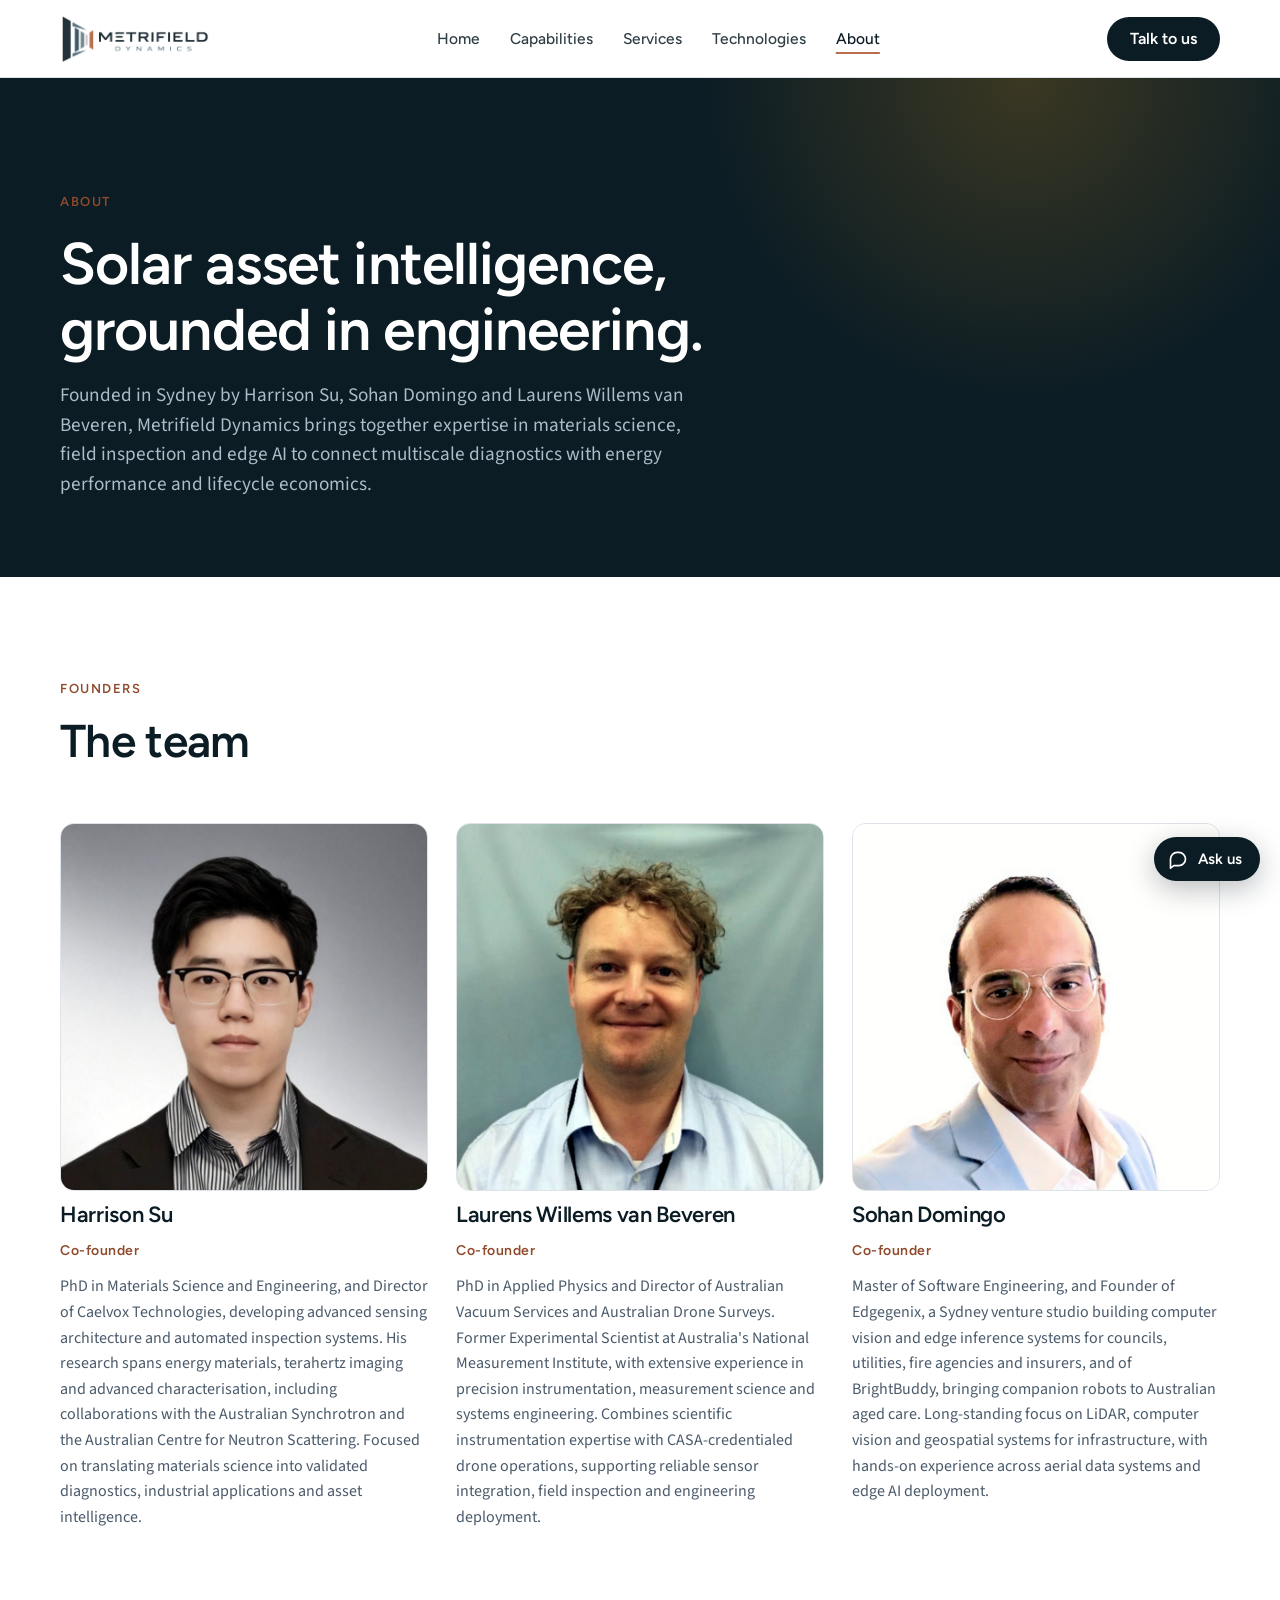
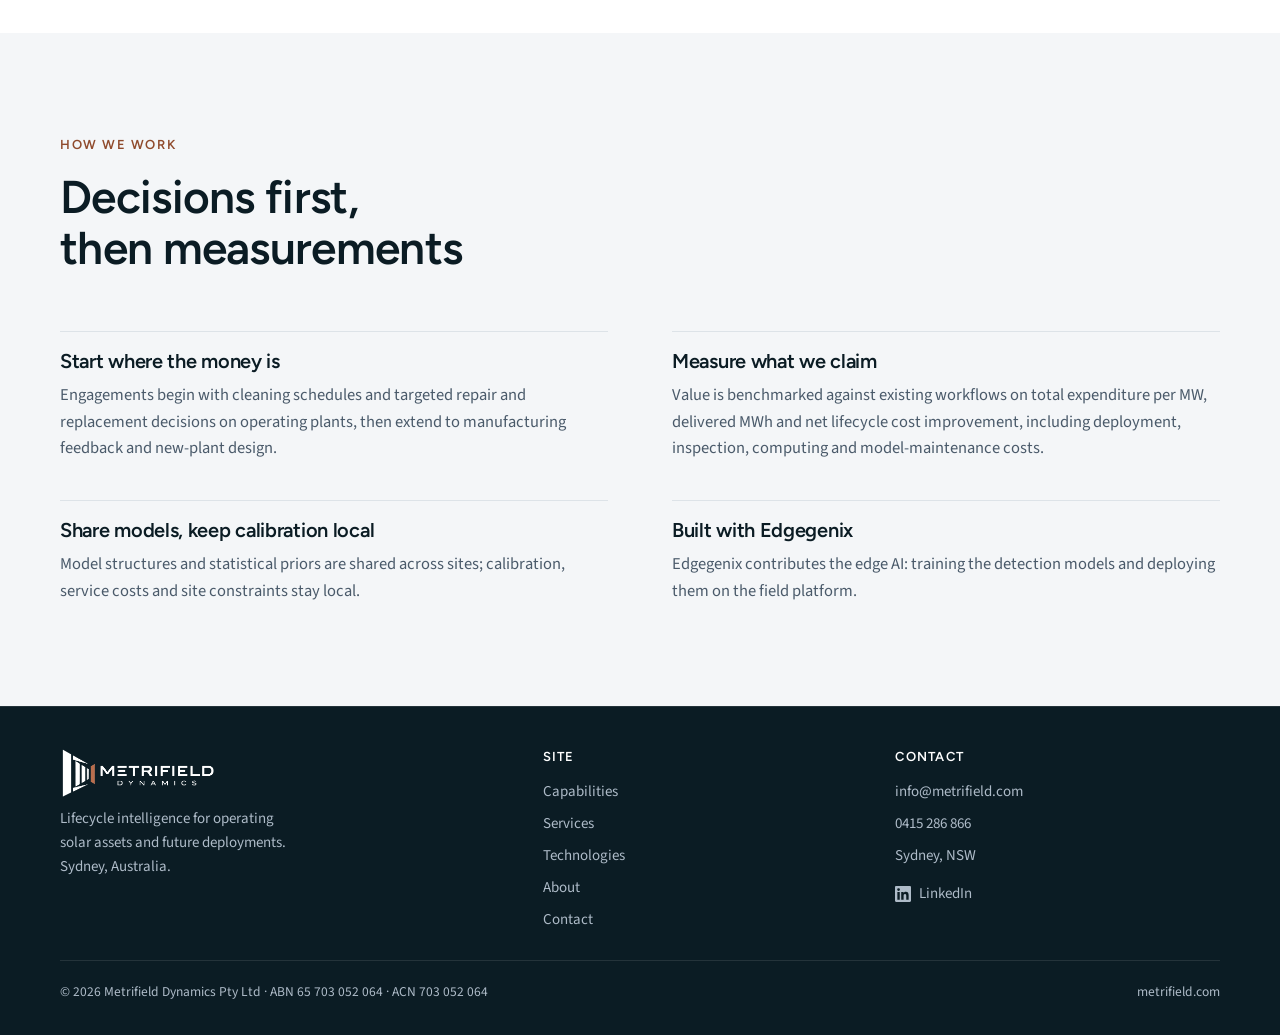
<file: about.html>
<!doctype html>
<html lang="en-AU">
<head>
<meta charset="utf-8">
<meta name="viewport" content="width=device-width, initial-scale=1, viewport-fit=cover">
<title>About — Metrifield Dynamics</title>
<meta name="description" content="Founded in Sydney by Harrison Su, Sohan Domingo and Laurens Willems van Beveren: materials science, field inspection and edge AI for solar asset intelligence.">
<link rel="canonical" href="https://www.metrifield.com/about.html">
<meta property="og:title" content="About — Metrifield Dynamics">
<meta property="og:description" content="Founded in Sydney by Harrison Su, Sohan Domingo and Laurens Willems van Beveren: materials science, field inspection and edge AI for solar asset intelligence.">
<meta property="og:image" content="https://www.metrifield.com/assets/hero-poster.jpg">
<meta property="og:type" content="website">
<link rel="icon" type="image/png" href="assets/favicon.png">
<link rel="apple-touch-icon" href="assets/favicon.png">
<link rel="preconnect" href="https://fonts.googleapis.com">
<link rel="preconnect" href="https://fonts.gstatic.com" crossorigin>
<link rel="stylesheet" href="https://fonts.googleapis.com/css2?family=Figtree:wght@500;600;700&family=Source+Sans+3:wght@400;500;600&display=swap">
<link rel="stylesheet" href="styles.css?v=b4b4c5e1">
</head>
<body>

<header class="nav nav-solid" id="nav">
  <div class="wrap">
    <a class="brand" href="index.html" aria-label="Metrifield Dynamics home"><img class="logo logo-dark" src="assets/logo.png" alt="Metrifield Dynamics" width="1227" height="410"><img class="logo logo-light" src="assets/logo-white.png" alt="" width="1227" height="410" aria-hidden="true"></a>
    <nav class="nav-links" aria-label="Main"><a href="index.html">Home</a><a href="capabilities.html">Capabilities</a><a href="services.html">Services</a><a href="technology.html">Technologies</a><a href="about.html" aria-current="page">About</a></nav>
    <a class="btn btn-dark nav-cta" href="contact.html">Talk to us</a>
    <button class="nav-toggle" type="button" aria-label="Menu" aria-expanded="false" aria-controls="nav"><svg viewBox="0 0 24 24" fill="none" stroke="currentColor" stroke-width="2" stroke-linecap="round"><path d="M4 7h16M4 12h16M4 17h16"/></svg></button>
  </div>
</header>

<main>
<section class="page-hero">
  <div class="wrap">
    <p class="eyebrow">About</p>
    <h1>Solar asset intelligence, grounded in engineering.</h1>
    <p class="lede">Founded in Sydney by Harrison Su, Sohan Domingo and Laurens Willems van Beveren, Metrifield Dynamics brings together expertise in materials science, field inspection and edge AI to connect multiscale diagnostics with energy performance and lifecycle economics.</p>
  </div>
</section>

<section class="band">
  <div class="wrap">
    <div class="section-head">
      <p class="eyebrow">Founders</p>
      <h2 class="h2">The team</h2>
    </div>
    <div class="people">
      <div class="person">
        <div class="photo"><img src="assets/harrison.jpg" alt="Harrison Su" width="800" height="800" loading="lazy"></div>
        <h3>Harrison Su</h3>
        <p class="role">Co-founder</p>
        <p>PhD in Materials Science and Engineering, and Director of Caelvox Technologies, developing advanced sensing architecture and automated inspection systems. His research spans energy materials, terahertz imaging and advanced characterisation, including collaborations with the Australian Synchrotron and the Australian Centre for Neutron Scattering. Focused on translating materials science into validated diagnostics, industrial applications and asset intelligence.</p>
      </div>
      <div class="person">
        <div class="photo"><img src="assets/laurens.jpg" alt="Laurens Willems van Beveren" width="800" height="800" loading="lazy"></div>
        <h3>Laurens Willems van Beveren</h3>
        <p class="role">Co-founder</p>
        <p>PhD in Applied Physics and Director of Australian Vacuum Services and Australian Drone Surveys. Former Experimental Scientist at Australia's National Measurement Institute, with extensive experience in precision instrumentation, measurement science and systems engineering. Combines scientific instrumentation expertise with CASA-credentialed drone operations, supporting reliable sensor integration, field inspection and engineering deployment.</p>
      </div>
      <div class="person">
        <div class="photo"><img src="assets/sohan.jpg" alt="Sohan Domingo" width="800" height="800" loading="lazy"></div>
        <h3>Sohan Domingo</h3>
        <p class="role">Co-founder</p>
        <p>Master of Software Engineering, and Founder of Edgegenix, a Sydney venture studio building computer vision and edge inference systems for councils, utilities, fire agencies and insurers, and of BrightBuddy, bringing companion robots to Australian aged care. Long-standing focus on LiDAR, computer vision and geospatial systems for infrastructure, with hands-on experience across aerial data systems and edge AI deployment.</p>
      </div>
    </div>
  </div>
</section>

<section class="band band-tint">
  <div class="wrap">
    <div class="section-head">
      <p class="eyebrow">How we work</p>
      <h2 class="h2">Decisions first, then measurements</h2>
    </div>
    <div class="grid2">
      <div><h3>Start where the money is</h3><p>Engagements begin with cleaning schedules and targeted repair and replacement decisions on operating plants, then extend to manufacturing feedback and new-plant design.</p></div>
      <div><h3>Measure what we claim</h3><p>Value is benchmarked against existing workflows on total expenditure per MW, delivered MWh and net lifecycle cost improvement, including deployment, inspection, computing and model-maintenance costs.</p></div>
      <div><h3>Share models, keep calibration local</h3><p>Model structures and statistical priors are shared across sites; calibration, service costs and site constraints stay local.</p></div>
      <div><h3>Built with Edgegenix</h3><p>Edgegenix contributes the edge AI: training the detection models and deploying them on the field platform.</p></div>
    </div>
  </div>
</section>

</main>
<footer>
  <div class="wrap">
    <div class="fcol">
      <a class="brand" href="index.html"><img class="logo" src="assets/logo-white.png" alt="Metrifield Dynamics" width="1227" height="410"></a>
      <p style="max-width:34ch">Lifecycle intelligence for operating solar assets and future deployments. Sydney, Australia.</p>
    </div>
    <div class="fcol"><b>Site</b><a href="capabilities.html">Capabilities</a><a href="services.html">Services</a><a href="technology.html">Technologies</a><a href="about.html">About</a><a href="contact.html">Contact</a></div>
    <div class="fcol"><b>Contact</b><a href="mailto:info@metrifield.com">info@metrifield.com</a><a href="tel:+61415286866">0415 286 866</a><span>Sydney, NSW</span><a class="flink" href="https://www.linkedin.com/company/metrifield-dynamics/" target="_blank" rel="noopener"><svg viewBox="0 0 24 24" aria-hidden="true"><path d="M20.45 20.45h-3.56v-5.57c0-1.33-.02-3.04-1.85-3.04-1.85 0-2.13 1.45-2.13 2.94v5.67H9.35V9h3.41v1.56h.05c.48-.9 1.64-1.85 3.37-1.85 3.6 0 4.27 2.37 4.27 5.46v6.28zM5.34 7.43a2.06 2.06 0 1 1 0-4.13 2.06 2.06 0 0 1 0 4.13zM7.12 20.45H3.55V9h3.57v11.45zM22.22 0H1.77C.79 0 0 .77 0 1.73v20.54C0 23.23.79 24 1.77 24h20.45c.98 0 1.78-.77 1.78-1.73V1.73C24 .77 23.2 0 22.22 0z"/></svg>LinkedIn</a></div>
    <div class="legal"><span>© 2026 Metrifield Dynamics Pty Ltd · ABN 65 703 052 064 · ACN 703 052 064</span><span>metrifield.com</span></div>
  </div>
</footer>
<div class="chat" id="chat">
  <button class="chat-fab" type="button" aria-expanded="false" aria-controls="chat-panel" aria-label="Ask Metrifield"><svg viewBox="0 0 24 24" fill="none" stroke="currentColor" stroke-width="2" stroke-linecap="round" stroke-linejoin="round" aria-hidden="true"><path d="M21 12a8 8 0 0 1-8 8H7l-4 3V12a8 8 0 0 1 8-8h2a8 8 0 0 1 8 8z"/></svg><span>Ask us</span></button>
  <div class="chat-panel" id="chat-panel" hidden>
    <div class="chat-head"><b>Metrifield assistant</b><span>Answers from our site · not a human</span><button type="button" class="chat-close" aria-label="Close">×</button></div>
    <div class="chat-log" role="log" aria-live="polite"><div class="msg bot">Hi — ask me about what Metrifield does, the sensing and digital twin, or how a pilot works.</div></div>
    <form class="chat-form"><input type="text" name="q" placeholder="Ask a question…" autocomplete="off" maxlength="500" required><button type="submit" aria-label="Send"><svg viewBox="0 0 16 16" fill="none" stroke="currentColor" stroke-width="2" stroke-linecap="round" stroke-linejoin="round" aria-hidden="true"><path d="M3 8h10M9 4l4 4-4 4"/></svg></button></form>
    <p class="chat-note">Don't share confidential details here. For anything specific, <a href="contact.html">talk to us</a>.</p>
  </div>
</div>
<script>
(function(){
  var n=document.getElementById('nav'),b=n&&n.querySelector('.nav-toggle');
  if(b){b.addEventListener('click',function(){var o=n.classList.toggle('open');b.setAttribute('aria-expanded',o)})}
  var Z={
   1:{name:"Monsoonal &amp; humid tropical north",color:"#D6A75A",regions:"Top End, the Kimberley, far-north and tropical-coast Queensland",exposure:"Heat, humidity, wet–dry seasonality, intense rainfall, prolonged wetting and rapid vegetation growth.",mechanism:"Transient wetting and obstruction are not the same as construction-dependent moisture ingress, corrosion or electrical deterioration — the two must be separated.",act:"RGB for surface and vegetation; thermal only under valid conditions; EL or electrical reference if unresolved; terahertz only for qualified modules with controlled surface moisture. Inspect drainage and vegetation interfaces."},
   2:{name:"Warm humid eastern seaboard",color:"#7FA8C9",regions:"Central and south-east Queensland coast and hinterland, New South Wales north and central coast to Sydney",exposure:"Humidity, rain, dew, urban and coastal deposits, bird activity and local shading.",mechanism:"Reversible surface losses may coexist with persistent moisture-related or electrical abnormalities.",act:"RGB links deposits to geometry; thermal localises load-dependent anomalies; EL or electrical tests for unresolved features. Condition-triggered inspection, not postcode-based intervals."},
   3:{name:"Arid interior &amp; north-west",color:"#C77D52",regions:"Pilbara, Goldfields and the Western Australian interior, Central Australia, far-north South Australia, western Queensland",exposure:"High module temperature, strong diurnal variation, dry mineral deposits, dust and remoteness.",mechanism:"Reversible soiling and thermal losses differ from interconnection fatigue and encapsulation ageing, and must be confirmed independently.",act:"RGB with soiling references; thermal with irradiance, wind and load context; EL for electrical integrity; terahertz only after excluding surface contamination. Cleaning-value thresholds and dust-aware dock design."},
   4:{name:"Semi-arid transition &amp; inland agricultural margins",color:"#9C8E6A",regions:"South Australian mid-north and inland, western New South Wales and the Riverina, southern inland Queensland, the Victorian Mallee",exposure:"Seasonal dry periods, intermittent rain, agricultural and road dust, vegetation cycles, birds and local maintenance activity.",mechanism:"Deposits and shading may create mismatch; installation stress or electrical faults require independent evidence.",act:"Compare the same assets before and after cleaning or seasonal change; RGB and operating data first; escalate selectively to EL, electrical tests or qualified terahertz."},
   5:{name:"Mediterranean-type south-west &amp; southern pockets",color:"#5F8F7A",regions:"Perth and the south-west of Western Australia, Adelaide, the Eyre Peninsula and the South Australian coastal south",exposure:"Dry summers, wetter winters, seasonal deposits, extreme heat, smoke and episodic rainfall.",mechanism:"Seasonal soiling, construction-dependent UV and thermal ageing, and possible deposit redistribution after rain.",act:"Repeat RGB and thermal on the same modules across seasons; keep EL conditions comparable; verify post-rain recovery rather than assuming natural cleaning."},
   6:{name:"Temperate south-east &amp; Tasmania",color:"#6E7F99",regions:"New South Wales south coast and tablelands, the ACT, Victoria, Tasmania",exposure:"Cooler seasonal conditions, wetting, dew, low solar angles, local frost, site-specific snow or snow load.",mechanism:"Temporary frost and condensation effects must be separated from persistent moisture-related or material deterioration.",act:"Avoid frost and dew artefacts; thermal only in a valid irradiance and load window; EL or electrical reference for persistent abnormalities; reinspect when conditions are suitable."}
  };
  var sel=document.getElementById('zone-select'),panel=document.getElementById('zone-panel');
  var legend=document.querySelector('.mapside .zones');
  function showZone(k){var z=Z[k]; if(!z||!panel)return; panel.hidden=false; if(legend) legend.hidden=true;
    document.getElementById('zp-dot').style.background=z.color; document.getElementById('zp-eyebrow').textContent='Zone '+k;
    document.getElementById('zp-title').innerHTML=z.name; document.getElementById('zp-regions').textContent=z.regions;
    document.getElementById('zp-exposure').innerHTML=z.exposure; document.getElementById('zp-mechanism').innerHTML=z.mechanism;
    document.getElementById('zp-act').innerHTML=z.act;
    document.querySelectorAll('.zone-pin').forEach(function(e){e.classList.toggle('active',e.getAttribute('data-zone')===String(k))});
    document.querySelectorAll('.aumap,.zones').forEach(function(e){e.classList.add('focused')});
    document.querySelectorAll('.aumap .region').forEach(function(r){r.classList.toggle('alive',r.getAttribute('data-region')===String(k))});
    if(sel&&sel.value!==String(k)){for(var i=0;i<sel.options.length;i++){if(sel.options[i].value===String(k)){sel.selectedIndex=i;break}}}
    if(window.innerWidth<=760) panel.scrollIntoView({behavior:'smooth',block:'nearest'});
  }
  function hideZone(){ if(panel) panel.hidden=true; if(legend) legend.hidden=false; if(sel) sel.selectedIndex=0; document.querySelectorAll('.zone-pin').forEach(function(e){e.classList.remove('active')}); document.querySelectorAll('.aumap,.zones').forEach(function(e){e.classList.remove('focused')}); document.querySelectorAll('.aumap .region').forEach(function(r){r.classList.remove('alive')}); }
  var zb=document.getElementById('zp-back'); if(zb) zb.addEventListener('click',hideZone);
  if(sel){sel.addEventListener('change',function(){if(sel.value)showZone(sel.value)})}
  document.querySelectorAll('.zone-pin').forEach(function(e){
    e.addEventListener('click',function(){showZone(e.getAttribute('data-zone'))});
    e.addEventListener('keydown',function(ev){if(ev.key==='Enter'||ev.key===' '){ev.preventDefault();showZone(e.getAttribute('data-zone'))}});
  });
  if('IntersectionObserver' in window && !matchMedia('(prefers-reduced-motion: reduce)').matches){
    var secs=[].slice.call(document.querySelectorAll('main > section'));
    secs.forEach(function(sec,i){ var r=sec.getBoundingClientRect(); if(r.top>window.innerHeight*0.9){sec.classList.add('is-entering')} });
    var io=new IntersectionObserver(function(es){es.forEach(function(e){if(e.isIntersecting){e.target.classList.remove('is-entering');io.unobserve(e.target)}})},{rootMargin:'0px 0px -12% 0px',threshold:0.08});
    secs.forEach(function(sec){io.observe(sec)});
  }
  var DN={"rgb": {"col": "Field sensing", "n": "01", "title": "RGB + thermal", "q": "Is it dirt, or is it damage?", "body": "Scheduled and event-triggered drone surveys capture RGB and thermal imagery across the whole array. Edge AI checks image quality in flight, maps every observation to an individual module ID and grades anomalies, so detailed inspection goes only where it is likely to change a decision.", "inputs": "Flight plans · RGB and thermal frames · module map", "outputs": "Located, graded anomalies per module", "to": "db", "link": "technology.html#sensing", "linktext": "Sensing on the Technology page"}, "thz": {"col": "Field sensing", "n": "02", "title": "Targeted THz", "q": "What is happening inside the glass?", "body": "A robot moves onto flagged modules, and onto healthy reference modules, and scans them at close range with terahertz. Terahertz passes through glass and encapsulant and reflects at each internal interface, giving evidence of moisture, delamination and material change that surface imaging and thermal cannot show.", "inputs": "Priority list from screening · healthy controls", "outputs": "Subsurface condition per scanned module", "to": "db", "link": "technology.html#sensing", "linktext": "Robotic terahertz diagnostics"}, "site": {"col": "Field sensing", "n": "03", "title": "Site context", "q": "Is it the module, or the place it lives?", "body": "Terrain, shading and long-term climate are combined with on-site irradiance, module and ambient temperature, humidity, wind, salt and dust. This separates regional conditions from microclimates inside the array, so environmental effects are not mistaken for persistent faults.", "inputs": "Weather station · climate records · terrain model", "outputs": "Exposure history for every module location", "to": "twin", "link": "index.html#regions", "linktext": "Regional exposure map"}, "db": {"col": "Cloud intelligence", "n": "04", "title": "Multimodal asset database", "q": "What do we know about this exact module?", "body": "Every inspection, scan, electrical reading, work order and real cost is attached to a module ID, its string position, its manufacturing batch and a timestamp. Data is aligned and calibrated before anything is attributed, so the record can be trusted across years and sites.", "inputs": "Inspections · THz scans · SCADA · work orders · bills of materials", "outputs": "A traceable condition history per module", "to": "twin", "link": "technology.html#database", "linktext": "The climate and condition database"}, "twin": {"col": "Cloud intelligence", "n": "05", "title": "Dynamic digital twin", "q": "Which action is worth taking, and when?", "body": "Physics-based yield, thermal and degradation models are combined with field data to form module, string and plant twins. For each option — clean, reinspect, repair, replace or defer — the twin predicts recoverable energy, failure risk and cost, with a prediction interval, before a work order is raised.", "inputs": "Asset record · exposure history · electrical data", "outputs": "Ranked interventions with predicted net benefit", "to": "ops", "link": "technology.html", "linktext": "How the twin works"}, "ops": {"col": "Decision support", "n": "06", "title": "Operating plants", "q": "Recover energy without paying for low-value work.", "body": "Interventions are scheduled on recoverable energy, expected loss and cost, then verified against measured outcomes. Weather-normalised comparisons between cleaning zones confirm what actually happened, and the result feeds back into the models.", "inputs": "Ranked interventions", "outputs": "Work orders · measured outcomes · actual costs", "to": "db", "link": "capabilities.html#operators", "linktext": "Operating plants"}, "new": {"col": "Decision support", "n": "07", "title": "New plants", "q": "Avoid costs before they are built in.", "body": "Field evidence from comparable sites is translated into design scenarios: module selection, layout, mounting and maintenance access are compared on lifetime energy and cost, not upfront cost alone. Design assumptions carry through to commissioning and become the operating twin.", "inputs": "Site exposure · degradation evidence by material and zone", "outputs": "Design scenarios ranked by lifetime value", "to": "db", "link": "capabilities.html#developers", "linktext": "Deploying plants"}, "mfg": {"col": "Decision support", "n": "08", "title": "Manufacturers", "q": "Prevent recurring failures at the source.", "body": "Field failure modes are compared across matched environments and batches to find links to material selection and process conditions. Targeted validation then supports changes that reduce future defects, rework and warranty exposure.", "inputs": "Field performance by batch, material and climate zone", "outputs": "Material and process recommendations · targeted QA", "to": "db", "link": "capabilities.html#manufacturers", "linktext": "Manufacturing plants"}}, DORD=["rgb", "thz", "site", "db", "twin", "ops", "new", "mfg"], dcur=null;
  var dpanel=document.getElementById('dpanel');
  var idg=document.getElementById('idiag');
  function dfocus(ids,outs){ // ids: tiles to keep alive; outs: outcomes to keep alive; null = clear
    if(!idg) return;
    if(!ids){ idg.classList.remove('focused'); document.querySelectorAll('.dtile,.dout').forEach(function(e){e.classList.remove('alive','active')}); document.querySelectorAll('[data-arrow]').forEach(function(a){a.classList.remove('lit')}); return; }
    idg.classList.add('focused');
    document.querySelectorAll('.dtile').forEach(function(t){t.classList.toggle('alive',ids.indexOf(t.getAttribute('data-node'))>=0)});
    document.querySelectorAll('.dout').forEach(function(b){b.classList.toggle('alive',outs.indexOf(b.getAttribute('data-out'))>=0)});
    var h=document.getElementById('dhint'); if(h) h.hidden=true;
  }
  var OUT_OF={}; // node -> outcomes it contributes to (derived)
  var dscrim=document.getElementById('dscrim');
  function dscrimSet(on){ if(!dscrim) return; var mobile=window.innerWidth<=960; if(mobile){ [dscrim,dpanel,opanel].forEach(function(el){ if(el && el.parentNode!==document.body) document.body.appendChild(el); }); } dscrim.classList.toggle('on', on&&mobile); }
  if(dscrim){ dscrim.addEventListener('click',function(){ if(dcur) dhide(); if(ocur) ohide(); }); }
  [dpanel,opanel].forEach(function(pn){ if(!pn) return; var y0=null; pn.addEventListener('touchstart',function(e){ y0=e.touches[0].clientY },{passive:true}); pn.addEventListener('touchend',function(e){ if(y0===null) return; var dy=e.changedTouches[0].clientY-y0; if(dy>70 && pn.scrollTop<=0){ if(dcur) dhide(); if(ocur) ohide(); } y0=null; },{passive:true}); });
  var dhome=document.getElementById('idiag');
  window.addEventListener('resize',function(){ if(window.innerWidth>960 && dhome){ [dpanel,opanel].forEach(function(el){ if(el && el.parentNode===document.body) dhome.appendChild(el); }); if(dscrim) dscrim.classList.remove('on'); } });
  var dfrom=null;
  function dshow(id,from){ var d=DN[id]; if(!d||!dpanel) return; dcur=id; ocur=null; dfrom=from||null; if(opanel) opanel.hidden=true;
    document.getElementById('dp-col').textContent=d.col; document.getElementById('dp-title').textContent=d.n+' — '+d.title;
    document.getElementById('dp-q').textContent=d.q; document.getElementById('dp-body').textContent=d.body;
    document.getElementById('dp-in').textContent=d.inputs; document.getElementById('dp-out').textContent=d.outputs;
    var l=document.getElementById('dp-link'); l.href=d.link; l.firstChild.textContent=d.linktext+' ';
    document.getElementById('dp-count').textContent=d.n+' / 0'+DORD.length;
    var outs=Object.keys(DOUT).filter(function(k){return DOUT[k].nodes.indexOf(id)>=0});
    dfocus([id],(from&&from.out)?[from.out]:[]);
    var bk=document.getElementById('dp-back'); if(bk){ if(from&&from.out){bk.hidden=false; bk.textContent='← Back to '+DOUT[from.out].title.replace('&amp;','&'); bk.setAttribute('data-go-out',from.out)} else bk.hidden=true; }
    var oc=document.getElementById('dp-contrib'); if(oc){oc.innerHTML=outs.map(function(k){return '<button type="button" class="dtag" data-go-out="'+k+'">'+DOUT[k].title+'</button>'}).join('')}
    document.querySelectorAll('.dtile').forEach(function(t){var on=t.getAttribute('data-node')===id; t.classList.toggle('active',on); t.setAttribute('aria-expanded',on)});
    document.querySelectorAll('[data-arrow]').forEach(function(a){a.classList.remove('lit')});
    document.querySelectorAll('[data-arrow="'+id+'"]').forEach(function(a){a.classList.add('lit')});
    if(id==='ops'||id==='new'||id==='mfg'){document.querySelectorAll('[data-arrow="back"]').forEach(function(a){a.classList.add('lit')})}
    dpanel.hidden=false; dpanel.classList.remove('pop'); void dpanel.offsetWidth; dpanel.classList.add('pop');
    dscrimSet(true);
  }
  function dhide(){ dcur=null; dscrimSet(false); if(dpanel) dpanel.hidden=true; document.querySelectorAll('.dtile').forEach(function(t){t.setAttribute('aria-expanded','false')}); dfocus(null) }
  document.querySelectorAll('.dtile').forEach(function(t){t.addEventListener('click',function(){var id=t.getAttribute('data-node'); if(dcur===id) dhide(); else dshow(id)})});
  var dc=document.getElementById('dp-close'); if(dc) dc.addEventListener('click',dhide);
  var dp=document.getElementById('dp-prev'), dnx=document.getElementById('dp-next');
  if(dp) dp.addEventListener('click',function(){var i=DORD.indexOf(dcur); dshow(DORD[(i-1+DORD.length)%DORD.length])});
  if(dnx) dnx.addEventListener('click',function(){var i=DORD.indexOf(dcur); dshow(DORD[(i+1)%DORD.length])});
  document.addEventListener('keydown',function(e){ if(!dcur) return; if(e.key==='Escape') dhide(); if(e.key==='ArrowRight') dnx.click(); if(e.key==='ArrowLeft') dp.click(); });
  var DOUT={"deploy": {"title": "Lower deployment cost", "metric": "Construction cost per MW, including rework and premature replacement in the first years", "how": "Design choices are tested against field evidence from comparable sites before construction: module selection, layout, mounting and maintenance access are compared on lifetime value rather than upfront price, so costly corrections are avoided after the plant is built.", "nodes": ["site", "db", "twin", "new"], "link": "capabilities.html#developers", "linktext": "Deploying plants"}, "om": {"title": "Lower O&amp;M cost", "metric": "Operating cost per MW per year; inspection visits and specialist call-outs avoided", "how": "Fleet-wide drone screening replaces routine manual inspection, terahertz diagnostics are sent only where they can change a decision, and work orders are ranked by expected net benefit, so low-value cleaning and unnecessary replacements stop.", "nodes": ["rgb", "thz", "twin", "ops"], "link": "capabilities.html#operators", "linktext": "Operating plants"}, "life": {"title": "Longer useful life", "metric": "Degradation rate in percent per year; economic service life of the module fleet", "how": "Subsurface problems such as moisture ingress and delamination are found before they become failures, material and batch risks are traced back to the factory, and sites are matched to constructions that suit their climate zone.", "nodes": ["thz", "db", "mfg", "new"], "link": "technology.html#database", "linktext": "The climate and condition database"}, "energy": {"title": "More delivered energy", "metric": "MWh recovered per year; availability; weather-normalised performance ratio", "how": "Energy losses are attributed to their cause at the metering resolution available, cleaning and repair are timed by recoverable energy, and measured generation response after each intervention confirms what was actually recovered.", "nodes": ["rgb", "site", "twin", "ops"], "link": "capabilities.html#operators", "linktext": "Operating plants"}, "warranty": {"title": "Lower warranty exposure", "metric": "Recurring defects per batch; claims and rework per MW shipped", "how": "Field performance is compared across matched environments and manufacturing batches, so material and process causes of recurring failures are identified and validated before they reach wider production.", "nodes": ["thz", "db", "mfg"], "link": "capabilities.html#manufacturers", "linktext": "Manufacturing plants"}, "lcoe": {"title": "Lower lifecycle cost", "metric": "Net LCOE improvement after all platform costs: equipment, inspection, computing and model maintenance", "how": "The outcomes above act on both sides of the LCOE ratio at once: lower deployment, operating and replacement cost in the numerator, more delivered energy over a longer life in the denominator. Every claim is benchmarked against the plant's existing workflow.", "nodes": ["rgb", "thz", "site", "db", "twin", "ops", "new", "mfg"], "link": "technology.html", "linktext": "How it is measured"}}, ocur=null;
  var opanel=document.getElementById('opanel');
  function oshow(k,from){ var o=DOUT[k]; if(!o||!opanel) return; ocur=k; dcur=null; if(dpanel) dpanel.hidden=true;
    document.getElementById('op-title').innerHTML=o.title; document.getElementById('op-metric').textContent=o.metric; document.getElementById('op-how').textContent=o.how;
    var l=document.getElementById('op-link'); l.href=o.link; l.firstChild.textContent=o.linktext+' ';
    dfocus((from&&from.node)?[from.node]:[],[k]);
    var ob=document.getElementById('op-back'); if(ob){ if(from&&from.node){ob.hidden=false; ob.textContent='← Back to '+DN[from.node].n+' '+DN[from.node].title; ob.setAttribute('data-go-node',from.node)} else ob.hidden=true; }
    var dr=document.getElementById('op-drivers'); if(dr){dr.innerHTML=o.nodes.map(function(n){return '<button type="button" class="dtag" data-go-node="'+n+'"><i>'+DN[n].n+'</i>'+DN[n].title+'</button>'}).join('')}
    document.querySelectorAll('.dout').forEach(function(b){b.classList.toggle('active',b.getAttribute('data-out')===k)});
    document.querySelectorAll('[data-arrow]').forEach(function(a){a.classList.toggle('lit', k==='lcoe')});
    opanel.hidden=false; opanel.classList.remove('pop'); void opanel.offsetWidth; opanel.classList.add('pop');
    dscrimSet(true);
  }
  function ohide(){ ocur=null; dscrimSet(false); if(opanel) opanel.hidden=true; dfocus(null) }
  document.querySelectorAll('.dout').forEach(function(b){b.addEventListener('click',function(){var k=b.getAttribute('data-out'); if(ocur===k) ohide(); else oshow(k)})});
  var oc=document.getElementById('op-close'); if(oc) oc.addEventListener('click',ohide);
  document.addEventListener('click',function(e){ var g=e.target.closest('[data-go-out]'); if(g){ var fromNode=dcur; oshow(g.getAttribute('data-go-out'), fromNode?{node:fromNode}:null); return} var n=e.target.closest('[data-go-node]'); if(n){ var fromOut=ocur; dshow(n.getAttribute('data-go-node'), fromOut?{out:fromOut}:null)} });
  if(idg){ idg.addEventListener('click',function(e){ if(!e.target.closest('.dtile,.dout,.dpanel')){ if(dcur) dhide(); if(ocur) ohide(); } }); }
  document.addEventListener('keydown',function(e){ if(e.key==='Escape'&&ocur) ohide(); });
  var HUB={"record": {"dir": "in", "title": "Each module, as a record", "text": "Manufacturer, model, bill of materials, factory batch and lamination record, install date, string position and mounting. Then every drone image, thermal frame, terahertz scan, work order and replacement, with timestamps."}, "environment": {"dir": "in", "title": "Linked to its environment", "text": "Climate zone, long-term weather history, terrain and shading, distance from the coast, salt and dust load, vegetation and fire exposure, plus on-site irradiance, temperature, humidity and wind, down to the microclimate inside the array."}, "performance": {"dir": "in", "title": "Linked to its performance", "text": "SCADA and string-level electrical data, weather-normalised, so condition changes can be tied to energy loss at the metering resolution available."}, "zones": {"dir": "in", "title": "Six climate zones as the proving ground", "text": "From the monsoonal north to temperate Tasmania, each zone has its own dominant degradation mechanisms. Sites are stratified across them so the same materials can be compared under different exposure."}, "map": {"dir": "out", "title": "From database to degradation map", "text": "Repeat inspections of the same modules, season after season, turn individual findings into degradation rates by material, batch and zone, then into a fleet-wide risk ranking."}, "guidance": {"dir": "out", "title": "From map to deployment guidance", "text": "Invert the model: given a site's terrain, climate and a proposed module construction, estimate degradation, maintenance cost and premature replacement risk before a single post goes in."}}, hcur=null;
  var hwrap=document.querySelector('.hubwrap');
  function hshow(k){ if(!hwrap) return; var h=HUB[k]; hcur=k;
    document.getElementById('hp-eyebrow').textContent=h.dir==='in'?'Flows in':'Comes out';
    document.getElementById('hp-title').textContent=h.title; document.getElementById('hp-what').textContent=h.text;
    hwrap.classList.add('focused'); document.querySelectorAll('.hnode,.hlink').forEach(function(e){e.classList.toggle('alive',e.getAttribute('data-h')===k)});
    document.querySelectorAll('.hnode').forEach(function(e){e.classList.toggle('active',e.getAttribute('data-h')===k)});
    hplace(k);
  }
  function hplace(k){ var pop=document.getElementById('hpanel'), sc=document.querySelector('.hubscroll'), node=document.querySelector('.hnode[data-h="'+k+'"]'); if(!pop||!sc||!node) return;
    pop.hidden=false; pop.classList.remove('pop'); void pop.offsetWidth; pop.classList.add('pop');
    if(window.innerWidth<=760){ pop.style.left=pop.style.top=''; pop.classList.add('hpop-static'); pop.scrollIntoView({behavior:'smooth',block:'nearest'}); return; }
    pop.classList.remove('hpop-static');
    var r=node.getBoundingClientRect(), c=sc.getBoundingClientRect(), out=node.classList.contains('hnode-out'), pw=pop.offsetWidth, ph=pop.offsetHeight, gap=14;
    var left=out? r.left-c.left-pw-gap : r.right-c.left+gap;
    var top=r.top-c.top+r.height/2-ph/2;
    top=Math.max(0,Math.min(top,c.height-ph)); left=Math.max(0,Math.min(left,c.width-pw));
    pop.classList.toggle('hpop-left',out); pop.style.left=left+'px'; pop.style.top=top+'px';
  }
  window.addEventListener('resize',function(){ if(hcur) hplace(hcur) });
  var hx=document.getElementById('hp-close'); if(hx) hx.addEventListener('click',hreset);
  document.addEventListener('keydown',function(e){ if(e.key==='Escape'&&hcur) hreset() });
  function hreset(){ hcur=null; if(!hwrap) return; hwrap.classList.remove('focused'); document.querySelectorAll('.hnode,.hlink').forEach(function(e){e.classList.remove('alive','active')});
    var pop=document.getElementById('hpanel'); if(pop) pop.hidden=true; }
  document.querySelectorAll('.hnode').forEach(function(n){ var k=n.getAttribute('data-h'); n.addEventListener('click',function(){ hcur===k?hreset():hshow(k) }); n.addEventListener('keydown',function(e){ if(e.key==='Enter'||e.key===' '){e.preventDefault(); hcur===k?hreset():hshow(k)} }); });
  var hc=document.querySelector('.hcore'); if(hc){ hc.addEventListener('click',hreset); hc.addEventListener('keydown',function(e){ if(e.key==='Enter'||e.key===' '){e.preventDefault();hreset()} }); }
  var f=document.getElementById('contact-form');
  if(f){var fb=f.querySelector('button[type=submit]'),ferr=f.querySelector('.err');
    f.addEventListener('submit',function(e){
    e.preventDefault(); if(f.classList.contains('busy')) return;
    var d=new FormData(f),o={}; d.forEach(function(v,k){o[k]=v});
    if(!o.name||!o.email||!o.msg){ferr.textContent='Please fill in your name, email and message.';ferr.hidden=false;return}
    f.classList.add('busy'); ferr.hidden=true; fb.disabled=true;
    fetch('/api/contact',{method:'POST',headers:{'content-type':'application/json'},body:JSON.stringify(o)})
      .then(function(r){return r.json().catch(function(){return{ok:false}})})
      .then(function(j){ if(j.ok){f.classList.add('sent');f.reset()} else {ferr.textContent=j.error||'Could not send right now. Please email us directly at info@metrifield.com.';ferr.hidden=false} })
      .catch(function(){ferr.textContent='Could not send right now. Please email us directly at info@metrifield.com.';ferr.hidden=false})
      .then(function(){f.classList.remove('busy');fb.disabled=false});
  })}

  // --- chat widget (own scope: the map script also uses 'panel')
  (function(){
  var C=document.getElementById('chat');
  if(C){var cfab=C.querySelector('.chat-fab'),cpanel=C.querySelector('.chat-panel'),clog=C.querySelector('.chat-log'),cform=C.querySelector('.chat-form'),cinp=cform.querySelector('input'),chist=[],S=null;
    try{S=window.sessionStorage}catch(e){}
    function csave(){try{S&&S.setItem('mf-chat',JSON.stringify({h:chist,html:clog.innerHTML,open:!cpanel.hidden}))}catch(e){}}
    function copen(o){cpanel.hidden=!o;cfab.setAttribute('aria-expanded',o);C.classList.toggle('open',o);if(o)cinp.focus();csave()}
    try{var st=S&&JSON.parse(S.getItem('mf-chat')||'null');if(st&&st.h){chist=st.h;clog.innerHTML=st.html;if(st.open){cpanel.hidden=false;cfab.setAttribute('aria-expanded',true);C.classList.add('open')};clog.scrollTop=clog.scrollHeight}}catch(e){}
    cfab.addEventListener('click',function(){copen(cpanel.hidden)}); C.querySelector('.chat-close').addEventListener('click',function(){copen(false)});
    function cadd(role,text){var d=document.createElement('div');d.className='msg '+role;d.textContent=text;clog.appendChild(d);clog.scrollTop=clog.scrollHeight;return d}
    cform.addEventListener('submit',function(e){e.preventDefault();var q=cinp.value.trim();if(!q||C.classList.contains('busy'))return;cinp.value='';cadd('user',q);chist.push({role:'user',content:q});
      C.classList.add('busy');var t=cadd('bot typing','…');
      fetch('/api/chat',{method:'POST',headers:{'content-type':'application/json'},body:JSON.stringify({messages:chist,page:location.pathname})})
        .then(function(r){return r.json().catch(function(){return{}})})
        .then(function(j){var a=j.ok?j.reply:(j.error||'Sorry, something went wrong. Please email info@metrifield.com.');t.textContent=a;t.className='msg bot';if(j.ok)chist.push({role:'assistant',content:a});chist=chist.slice(-10);if(j.unknown){var k=document.createElement('a');k.href='contact.html';k.className='msg-link';k.textContent='Ask the team directly →';t.appendChild(document.createElement('br'));t.appendChild(k)};csave()})
        .catch(function(){t.textContent='Sorry, something went wrong. Please email info@metrifield.com.';t.className='msg bot'})
        .then(function(){C.classList.remove('busy');clog.scrollTop=clog.scrollHeight});
    });
  }
  })();
})();
</script>
</body>
</html>
</file>
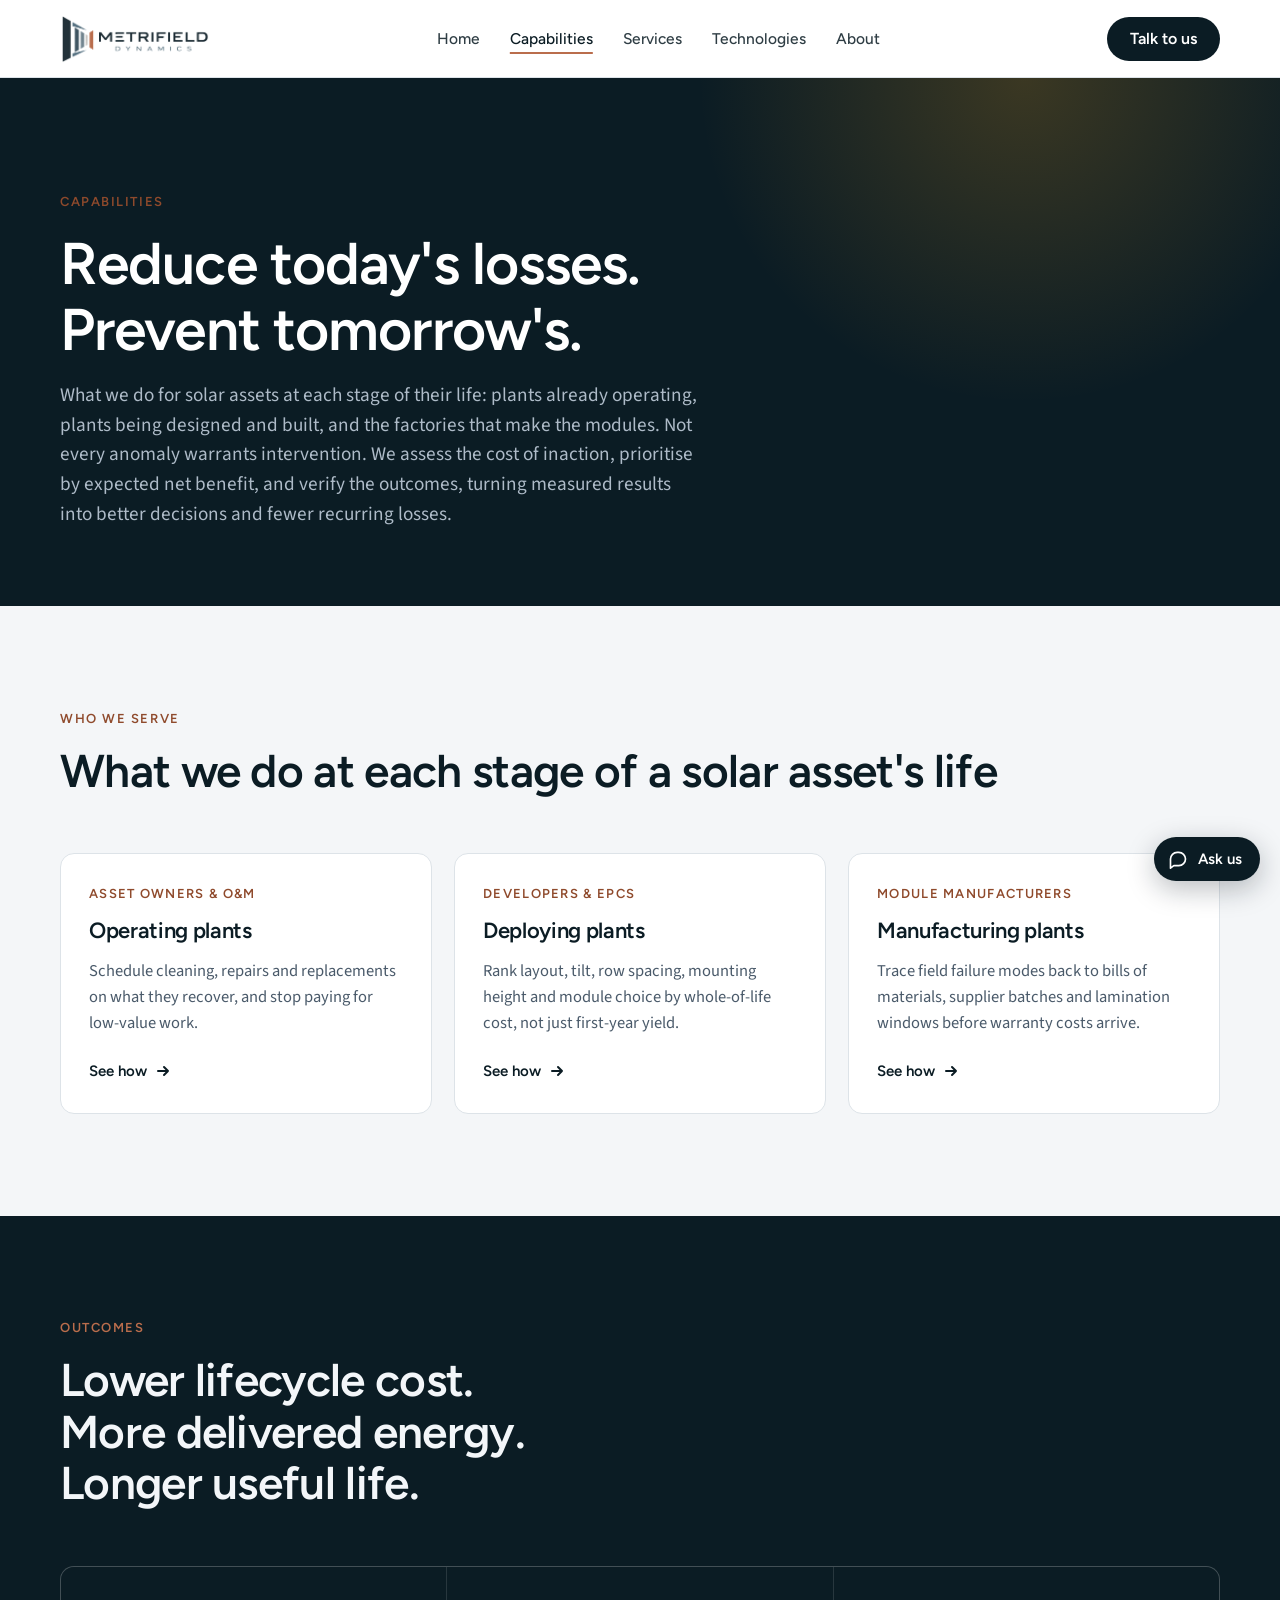
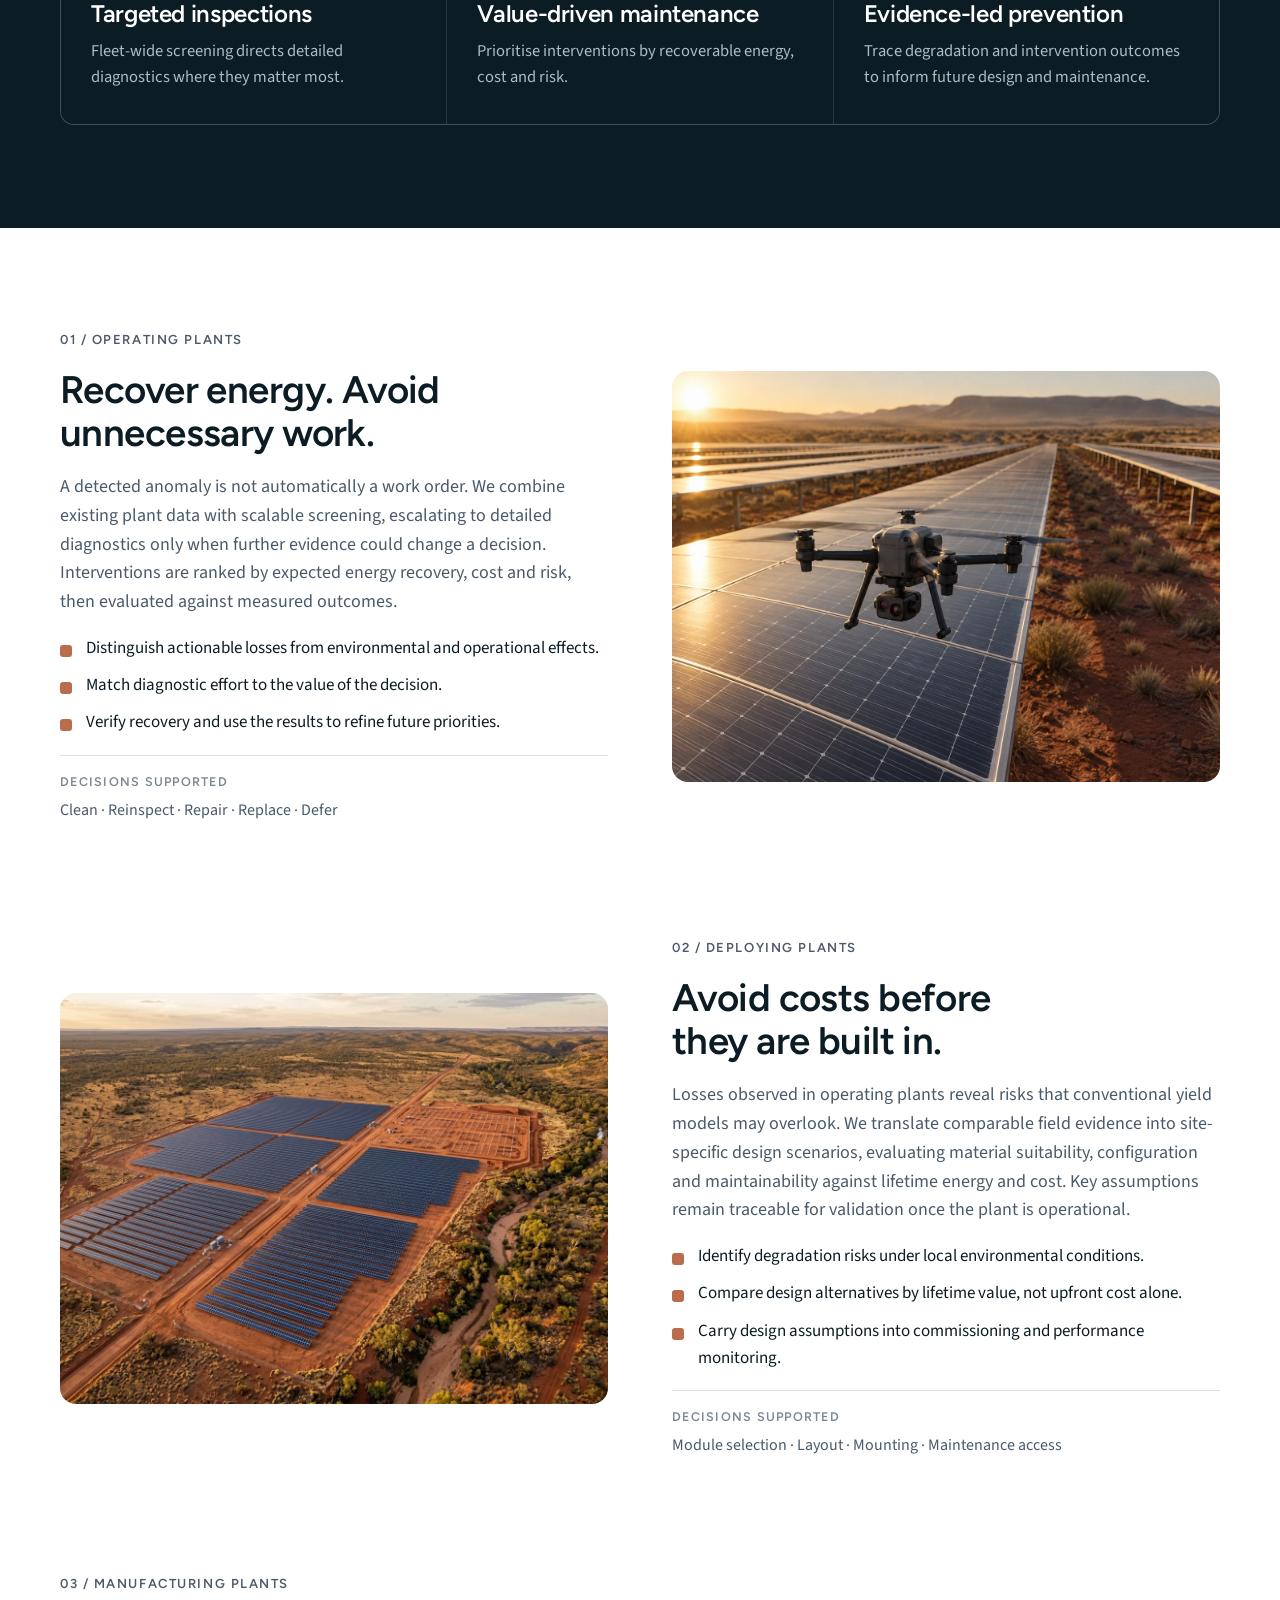
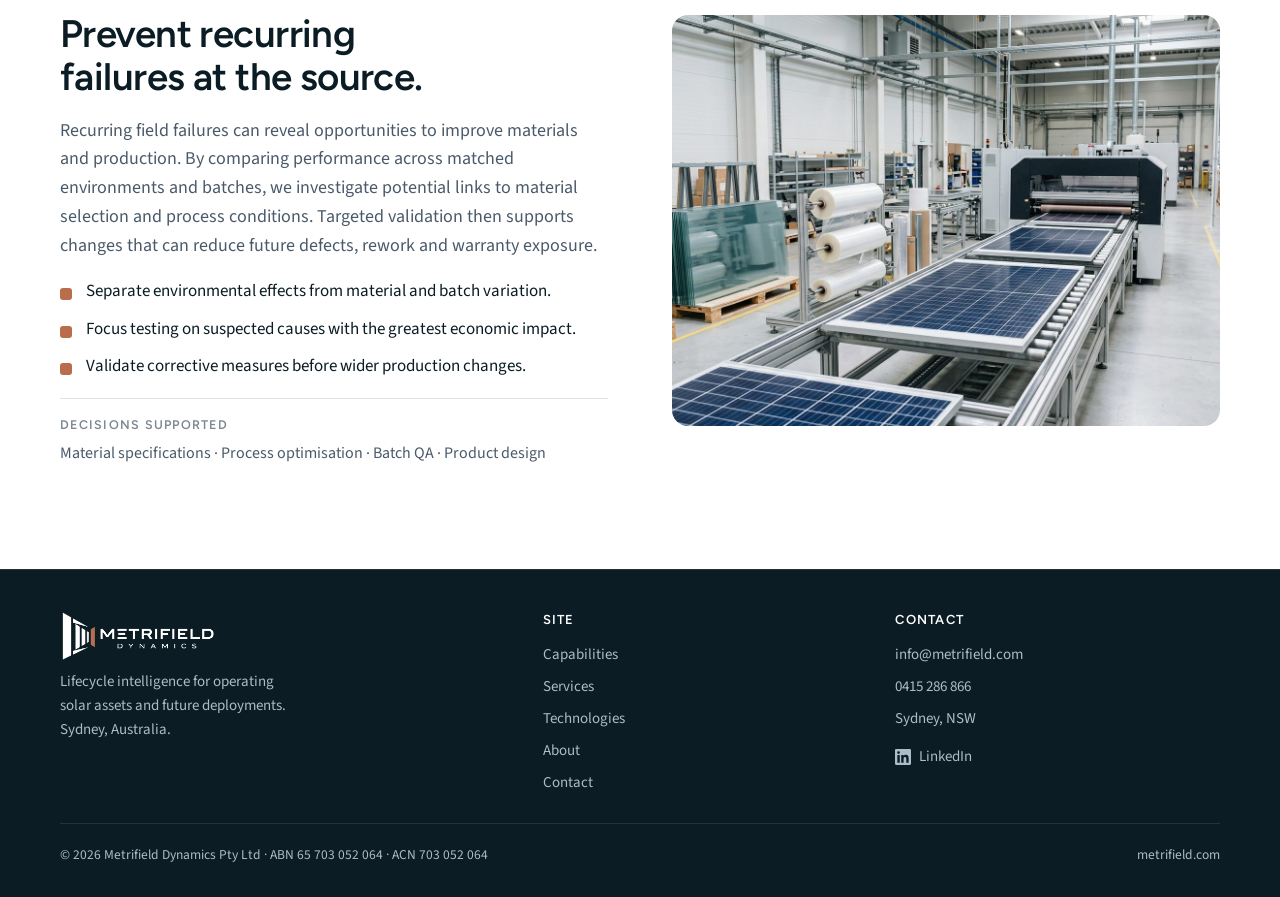
<file: capabilities.html>
<!doctype html>
<html lang="en-AU">
<head>
<meta charset="utf-8">
<meta name="viewport" content="width=device-width, initial-scale=1, viewport-fit=cover">
<title>Capabilities — Metrifield Dynamics</title>
<meta name="description" content="What Metrifield Dynamics does for operating plants, plants being deployed, and module manufacturers.">
<link rel="canonical" href="https://www.metrifield.com/capabilities.html">
<meta property="og:title" content="Capabilities — Metrifield Dynamics">
<meta property="og:description" content="What Metrifield Dynamics does for operating plants, plants being deployed, and module manufacturers.">
<meta property="og:image" content="https://www.metrifield.com/assets/hero-poster.jpg">
<meta property="og:type" content="website">
<link rel="icon" type="image/png" href="assets/favicon.png">
<link rel="apple-touch-icon" href="assets/favicon.png">
<link rel="preconnect" href="https://fonts.googleapis.com">
<link rel="preconnect" href="https://fonts.gstatic.com" crossorigin>
<link rel="stylesheet" href="https://fonts.googleapis.com/css2?family=Figtree:wght@500;600;700&family=Source+Sans+3:wght@400;500;600&display=swap">
<link rel="stylesheet" href="styles.css?v=b4b4c5e1">
</head>
<body>

<header class="nav nav-solid" id="nav">
  <div class="wrap">
    <a class="brand" href="index.html" aria-label="Metrifield Dynamics home"><img class="logo logo-dark" src="assets/logo.png" alt="Metrifield Dynamics" width="1227" height="410"><img class="logo logo-light" src="assets/logo-white.png" alt="" width="1227" height="410" aria-hidden="true"></a>
    <nav class="nav-links" aria-label="Main"><a href="index.html">Home</a><a href="capabilities.html" aria-current="page">Capabilities</a><a href="services.html">Services</a><a href="technology.html">Technologies</a><a href="about.html">About</a></nav>
    <a class="btn btn-dark nav-cta" href="contact.html">Talk to us</a>
    <button class="nav-toggle" type="button" aria-label="Menu" aria-expanded="false" aria-controls="nav"><svg viewBox="0 0 24 24" fill="none" stroke="currentColor" stroke-width="2" stroke-linecap="round"><path d="M4 7h16M4 12h16M4 17h16"/></svg></button>
  </div>
</header>

<main>
<section class="page-hero">
  <div class="wrap">
    <p class="eyebrow">Capabilities</p>
    <h1>Reduce today's losses. Prevent tomorrow's.</h1>
    <p class="lede">What we do for solar assets at each stage of their life: plants already operating, plants being designed and built, and the factories that make the modules. Not every anomaly warrants intervention. We assess the cost of inaction, prioritise by expected net benefit, and verify the outcomes, turning measured results into better decisions and fewer recurring losses.</p>
  </div>
</section>

<section class="band band-tint" id="who">
  <div class="wrap">
    <div class="section-head">
      <p class="eyebrow">Who we serve</p>
      <h2 class="h2 h2-wide">What we do at each stage of a solar asset's life</h2>
    </div>
    <div class="cards">
      <a class="card" href="capabilities.html#operators">
        <p class="who">Asset owners &amp; O&amp;M</p>
        <h3>Operating plants</h3>
        <p>Schedule cleaning, repairs and replacements on what they recover, and stop paying for low-value work.</p>
        <span class="more">See how <svg viewBox="0 0 16 16" fill="none" stroke="currentColor" stroke-width="2" stroke-linecap="round" stroke-linejoin="round" aria-hidden="true"><path d="M3 8h10M9 4l4 4-4 4"/></svg></span>
      </a>
      <a class="card" href="capabilities.html#developers">
        <p class="who">Developers &amp; EPCs</p>
        <h3>Deploying plants</h3>
        <p>Rank layout, tilt, row spacing, mounting height and module choice by whole-of-life cost, not just first-year yield.</p>
        <span class="more">See how <svg viewBox="0 0 16 16" fill="none" stroke="currentColor" stroke-width="2" stroke-linecap="round" stroke-linejoin="round" aria-hidden="true"><path d="M3 8h10M9 4l4 4-4 4"/></svg></span>
      </a>
      <a class="card" href="capabilities.html#manufacturers">
        <p class="who">Module manufacturers</p>
        <h3>Manufacturing plants</h3>
        <p>Trace field failure modes back to bills of materials, supplier batches and lamination windows before warranty costs arrive.</p>
        <span class="more">See how <svg viewBox="0 0 16 16" fill="none" stroke="currentColor" stroke-width="2" stroke-linecap="round" stroke-linejoin="round" aria-hidden="true"><path d="M3 8h10M9 4l4 4-4 4"/></svg></span>
      </a>
    </div>
  </div>
</section>

<section class="band band-dark">
  <div class="wrap">
    <div class="section-head">
      <p class="eyebrow">Outcomes</p>
      <h2 class="h2">Lower lifecycle cost. More delivered energy. Longer useful life.</h2>
    </div>
    <div class="outcomes">
      <div><h3>Targeted inspections</h3><p>Fleet-wide screening directs detailed diagnostics where they matter most.</p></div>
      <div><h3>Value-driven maintenance</h3><p>Prioritise interventions by recoverable energy, cost and risk.</p></div>
      <div><h3>Evidence-led prevention</h3><p>Trace degradation and intervention outcomes to inform future design and maintenance.</p></div>
    </div>
  </div>
</section>

<section class="band">
  <div class="wrap">
    <div class="sol" id="operators">
      <div class="sol-text">
        <p class="eyebrow">01 / Operating plants</p>
        <h2 class="h2">Recover energy. Avoid unnecessary work.</h2>
        <p>A detected anomaly is not automatically a work order. We combine existing plant data with scalable screening, escalating to detailed diagnostics only when further evidence could change a decision. Interventions are ranked by expected energy recovery, cost and risk, then evaluated against measured outcomes.</p>
        <ul>
          <li>Distinguish actionable losses from environmental and operational effects.</li>
          <li>Match diagnostic effort to the value of the decision.</li>
          <li>Verify recovery and use the results to refine future priorities.</li>
        </ul>
        <p class="decides"><b>Decisions supported</b>Clean · Reinspect · Repair · Replace · Defer</p>
      </div>
      <div class="sol-media"><img src="assets/drone.jpg" alt="Inspection drone flying over rows of solar modules" loading="lazy"></div>
    </div>

    <div class="sol" id="developers">
      <div class="sol-text">
        <p class="eyebrow">02 / Deploying plants</p>
        <h2 class="h2">Avoid costs before they are built in.</h2>
        <p>Losses observed in operating plants reveal risks that conventional yield models may overlook. We translate comparable field evidence into site-specific design scenarios, evaluating material suitability, configuration and maintainability against lifetime energy and cost. Key assumptions remain traceable for validation once the plant is operational.</p>
        <ul>
          <li>Identify degradation risks under local environmental conditions.</li>
          <li>Compare design alternatives by lifetime value, not upfront cost alone.</li>
          <li>Carry design assumptions into commissioning and performance monitoring.</li>
        </ul>
        <p class="decides"><b>Decisions supported</b>Module selection · Layout · Mounting · Maintenance access</p>
      </div>
      <div class="sol-media"><img src="assets/aerial.jpg" alt="Aerial view of a solar farm layout" loading="lazy"></div>
    </div>

    <div class="sol" id="manufacturers">
      <div class="sol-text">
        <p class="eyebrow">03 / Manufacturing plants</p>
        <h2 class="h2">Prevent recurring failures at the source.</h2>
        <p>Recurring field failures can reveal opportunities to improve materials and production. By comparing performance across matched environments and batches, we investigate potential links to material selection and process conditions. Targeted validation then supports changes that can reduce future defects, rework and warranty exposure.</p>
        <ul>
          <li>Separate environmental effects from material and batch variation.</li>
          <li>Focus testing on suspected causes with the greatest economic impact.</li>
          <li>Validate corrective measures before wider production changes.</li>
        </ul>
        <p class="decides"><b>Decisions supported</b>Material specifications · Process optimisation · Batch QA · Product design</p>
      </div>
      <div class="sol-media"><img src="assets/factory.jpg" alt="Solar module lamination line" loading="lazy"></div>
    </div>
  </div>
</section>

</main>
<footer>
  <div class="wrap">
    <div class="fcol">
      <a class="brand" href="index.html"><img class="logo" src="assets/logo-white.png" alt="Metrifield Dynamics" width="1227" height="410"></a>
      <p style="max-width:34ch">Lifecycle intelligence for operating solar assets and future deployments. Sydney, Australia.</p>
    </div>
    <div class="fcol"><b>Site</b><a href="capabilities.html">Capabilities</a><a href="services.html">Services</a><a href="technology.html">Technologies</a><a href="about.html">About</a><a href="contact.html">Contact</a></div>
    <div class="fcol"><b>Contact</b><a href="mailto:info@metrifield.com">info@metrifield.com</a><a href="tel:+61415286866">0415 286 866</a><span>Sydney, NSW</span><a class="flink" href="https://www.linkedin.com/company/metrifield-dynamics/" target="_blank" rel="noopener"><svg viewBox="0 0 24 24" aria-hidden="true"><path d="M20.45 20.45h-3.56v-5.57c0-1.33-.02-3.04-1.85-3.04-1.85 0-2.13 1.45-2.13 2.94v5.67H9.35V9h3.41v1.56h.05c.48-.9 1.64-1.85 3.37-1.85 3.6 0 4.27 2.37 4.27 5.46v6.28zM5.34 7.43a2.06 2.06 0 1 1 0-4.13 2.06 2.06 0 0 1 0 4.13zM7.12 20.45H3.55V9h3.57v11.45zM22.22 0H1.77C.79 0 0 .77 0 1.73v20.54C0 23.23.79 24 1.77 24h20.45c.98 0 1.78-.77 1.78-1.73V1.73C24 .77 23.2 0 22.22 0z"/></svg>LinkedIn</a></div>
    <div class="legal"><span>© 2026 Metrifield Dynamics Pty Ltd · ABN 65 703 052 064 · ACN 703 052 064</span><span>metrifield.com</span></div>
  </div>
</footer>
<div class="chat" id="chat">
  <button class="chat-fab" type="button" aria-expanded="false" aria-controls="chat-panel" aria-label="Ask Metrifield"><svg viewBox="0 0 24 24" fill="none" stroke="currentColor" stroke-width="2" stroke-linecap="round" stroke-linejoin="round" aria-hidden="true"><path d="M21 12a8 8 0 0 1-8 8H7l-4 3V12a8 8 0 0 1 8-8h2a8 8 0 0 1 8 8z"/></svg><span>Ask us</span></button>
  <div class="chat-panel" id="chat-panel" hidden>
    <div class="chat-head"><b>Metrifield assistant</b><span>Answers from our site · not a human</span><button type="button" class="chat-close" aria-label="Close">×</button></div>
    <div class="chat-log" role="log" aria-live="polite"><div class="msg bot">Hi — ask me about what Metrifield does, the sensing and digital twin, or how a pilot works.</div></div>
    <form class="chat-form"><input type="text" name="q" placeholder="Ask a question…" autocomplete="off" maxlength="500" required><button type="submit" aria-label="Send"><svg viewBox="0 0 16 16" fill="none" stroke="currentColor" stroke-width="2" stroke-linecap="round" stroke-linejoin="round" aria-hidden="true"><path d="M3 8h10M9 4l4 4-4 4"/></svg></button></form>
    <p class="chat-note">Don't share confidential details here. For anything specific, <a href="contact.html">talk to us</a>.</p>
  </div>
</div>
<script>
(function(){
  var n=document.getElementById('nav'),b=n&&n.querySelector('.nav-toggle');
  if(b){b.addEventListener('click',function(){var o=n.classList.toggle('open');b.setAttribute('aria-expanded',o)})}
  var Z={
   1:{name:"Monsoonal &amp; humid tropical north",color:"#D6A75A",regions:"Top End, the Kimberley, far-north and tropical-coast Queensland",exposure:"Heat, humidity, wet–dry seasonality, intense rainfall, prolonged wetting and rapid vegetation growth.",mechanism:"Transient wetting and obstruction are not the same as construction-dependent moisture ingress, corrosion or electrical deterioration — the two must be separated.",act:"RGB for surface and vegetation; thermal only under valid conditions; EL or electrical reference if unresolved; terahertz only for qualified modules with controlled surface moisture. Inspect drainage and vegetation interfaces."},
   2:{name:"Warm humid eastern seaboard",color:"#7FA8C9",regions:"Central and south-east Queensland coast and hinterland, New South Wales north and central coast to Sydney",exposure:"Humidity, rain, dew, urban and coastal deposits, bird activity and local shading.",mechanism:"Reversible surface losses may coexist with persistent moisture-related or electrical abnormalities.",act:"RGB links deposits to geometry; thermal localises load-dependent anomalies; EL or electrical tests for unresolved features. Condition-triggered inspection, not postcode-based intervals."},
   3:{name:"Arid interior &amp; north-west",color:"#C77D52",regions:"Pilbara, Goldfields and the Western Australian interior, Central Australia, far-north South Australia, western Queensland",exposure:"High module temperature, strong diurnal variation, dry mineral deposits, dust and remoteness.",mechanism:"Reversible soiling and thermal losses differ from interconnection fatigue and encapsulation ageing, and must be confirmed independently.",act:"RGB with soiling references; thermal with irradiance, wind and load context; EL for electrical integrity; terahertz only after excluding surface contamination. Cleaning-value thresholds and dust-aware dock design."},
   4:{name:"Semi-arid transition &amp; inland agricultural margins",color:"#9C8E6A",regions:"South Australian mid-north and inland, western New South Wales and the Riverina, southern inland Queensland, the Victorian Mallee",exposure:"Seasonal dry periods, intermittent rain, agricultural and road dust, vegetation cycles, birds and local maintenance activity.",mechanism:"Deposits and shading may create mismatch; installation stress or electrical faults require independent evidence.",act:"Compare the same assets before and after cleaning or seasonal change; RGB and operating data first; escalate selectively to EL, electrical tests or qualified terahertz."},
   5:{name:"Mediterranean-type south-west &amp; southern pockets",color:"#5F8F7A",regions:"Perth and the south-west of Western Australia, Adelaide, the Eyre Peninsula and the South Australian coastal south",exposure:"Dry summers, wetter winters, seasonal deposits, extreme heat, smoke and episodic rainfall.",mechanism:"Seasonal soiling, construction-dependent UV and thermal ageing, and possible deposit redistribution after rain.",act:"Repeat RGB and thermal on the same modules across seasons; keep EL conditions comparable; verify post-rain recovery rather than assuming natural cleaning."},
   6:{name:"Temperate south-east &amp; Tasmania",color:"#6E7F99",regions:"New South Wales south coast and tablelands, the ACT, Victoria, Tasmania",exposure:"Cooler seasonal conditions, wetting, dew, low solar angles, local frost, site-specific snow or snow load.",mechanism:"Temporary frost and condensation effects must be separated from persistent moisture-related or material deterioration.",act:"Avoid frost and dew artefacts; thermal only in a valid irradiance and load window; EL or electrical reference for persistent abnormalities; reinspect when conditions are suitable."}
  };
  var sel=document.getElementById('zone-select'),panel=document.getElementById('zone-panel');
  var legend=document.querySelector('.mapside .zones');
  function showZone(k){var z=Z[k]; if(!z||!panel)return; panel.hidden=false; if(legend) legend.hidden=true;
    document.getElementById('zp-dot').style.background=z.color; document.getElementById('zp-eyebrow').textContent='Zone '+k;
    document.getElementById('zp-title').innerHTML=z.name; document.getElementById('zp-regions').textContent=z.regions;
    document.getElementById('zp-exposure').innerHTML=z.exposure; document.getElementById('zp-mechanism').innerHTML=z.mechanism;
    document.getElementById('zp-act').innerHTML=z.act;
    document.querySelectorAll('.zone-pin').forEach(function(e){e.classList.toggle('active',e.getAttribute('data-zone')===String(k))});
    document.querySelectorAll('.aumap,.zones').forEach(function(e){e.classList.add('focused')});
    document.querySelectorAll('.aumap .region').forEach(function(r){r.classList.toggle('alive',r.getAttribute('data-region')===String(k))});
    if(sel&&sel.value!==String(k)){for(var i=0;i<sel.options.length;i++){if(sel.options[i].value===String(k)){sel.selectedIndex=i;break}}}
    if(window.innerWidth<=760) panel.scrollIntoView({behavior:'smooth',block:'nearest'});
  }
  function hideZone(){ if(panel) panel.hidden=true; if(legend) legend.hidden=false; if(sel) sel.selectedIndex=0; document.querySelectorAll('.zone-pin').forEach(function(e){e.classList.remove('active')}); document.querySelectorAll('.aumap,.zones').forEach(function(e){e.classList.remove('focused')}); document.querySelectorAll('.aumap .region').forEach(function(r){r.classList.remove('alive')}); }
  var zb=document.getElementById('zp-back'); if(zb) zb.addEventListener('click',hideZone);
  if(sel){sel.addEventListener('change',function(){if(sel.value)showZone(sel.value)})}
  document.querySelectorAll('.zone-pin').forEach(function(e){
    e.addEventListener('click',function(){showZone(e.getAttribute('data-zone'))});
    e.addEventListener('keydown',function(ev){if(ev.key==='Enter'||ev.key===' '){ev.preventDefault();showZone(e.getAttribute('data-zone'))}});
  });
  if('IntersectionObserver' in window && !matchMedia('(prefers-reduced-motion: reduce)').matches){
    var secs=[].slice.call(document.querySelectorAll('main > section'));
    secs.forEach(function(sec,i){ var r=sec.getBoundingClientRect(); if(r.top>window.innerHeight*0.9){sec.classList.add('is-entering')} });
    var io=new IntersectionObserver(function(es){es.forEach(function(e){if(e.isIntersecting){e.target.classList.remove('is-entering');io.unobserve(e.target)}})},{rootMargin:'0px 0px -12% 0px',threshold:0.08});
    secs.forEach(function(sec){io.observe(sec)});
  }
  var DN={"rgb": {"col": "Field sensing", "n": "01", "title": "RGB + thermal", "q": "Is it dirt, or is it damage?", "body": "Scheduled and event-triggered drone surveys capture RGB and thermal imagery across the whole array. Edge AI checks image quality in flight, maps every observation to an individual module ID and grades anomalies, so detailed inspection goes only where it is likely to change a decision.", "inputs": "Flight plans · RGB and thermal frames · module map", "outputs": "Located, graded anomalies per module", "to": "db", "link": "technology.html#sensing", "linktext": "Sensing on the Technology page"}, "thz": {"col": "Field sensing", "n": "02", "title": "Targeted THz", "q": "What is happening inside the glass?", "body": "A robot moves onto flagged modules, and onto healthy reference modules, and scans them at close range with terahertz. Terahertz passes through glass and encapsulant and reflects at each internal interface, giving evidence of moisture, delamination and material change that surface imaging and thermal cannot show.", "inputs": "Priority list from screening · healthy controls", "outputs": "Subsurface condition per scanned module", "to": "db", "link": "technology.html#sensing", "linktext": "Robotic terahertz diagnostics"}, "site": {"col": "Field sensing", "n": "03", "title": "Site context", "q": "Is it the module, or the place it lives?", "body": "Terrain, shading and long-term climate are combined with on-site irradiance, module and ambient temperature, humidity, wind, salt and dust. This separates regional conditions from microclimates inside the array, so environmental effects are not mistaken for persistent faults.", "inputs": "Weather station · climate records · terrain model", "outputs": "Exposure history for every module location", "to": "twin", "link": "index.html#regions", "linktext": "Regional exposure map"}, "db": {"col": "Cloud intelligence", "n": "04", "title": "Multimodal asset database", "q": "What do we know about this exact module?", "body": "Every inspection, scan, electrical reading, work order and real cost is attached to a module ID, its string position, its manufacturing batch and a timestamp. Data is aligned and calibrated before anything is attributed, so the record can be trusted across years and sites.", "inputs": "Inspections · THz scans · SCADA · work orders · bills of materials", "outputs": "A traceable condition history per module", "to": "twin", "link": "technology.html#database", "linktext": "The climate and condition database"}, "twin": {"col": "Cloud intelligence", "n": "05", "title": "Dynamic digital twin", "q": "Which action is worth taking, and when?", "body": "Physics-based yield, thermal and degradation models are combined with field data to form module, string and plant twins. For each option — clean, reinspect, repair, replace or defer — the twin predicts recoverable energy, failure risk and cost, with a prediction interval, before a work order is raised.", "inputs": "Asset record · exposure history · electrical data", "outputs": "Ranked interventions with predicted net benefit", "to": "ops", "link": "technology.html", "linktext": "How the twin works"}, "ops": {"col": "Decision support", "n": "06", "title": "Operating plants", "q": "Recover energy without paying for low-value work.", "body": "Interventions are scheduled on recoverable energy, expected loss and cost, then verified against measured outcomes. Weather-normalised comparisons between cleaning zones confirm what actually happened, and the result feeds back into the models.", "inputs": "Ranked interventions", "outputs": "Work orders · measured outcomes · actual costs", "to": "db", "link": "capabilities.html#operators", "linktext": "Operating plants"}, "new": {"col": "Decision support", "n": "07", "title": "New plants", "q": "Avoid costs before they are built in.", "body": "Field evidence from comparable sites is translated into design scenarios: module selection, layout, mounting and maintenance access are compared on lifetime energy and cost, not upfront cost alone. Design assumptions carry through to commissioning and become the operating twin.", "inputs": "Site exposure · degradation evidence by material and zone", "outputs": "Design scenarios ranked by lifetime value", "to": "db", "link": "capabilities.html#developers", "linktext": "Deploying plants"}, "mfg": {"col": "Decision support", "n": "08", "title": "Manufacturers", "q": "Prevent recurring failures at the source.", "body": "Field failure modes are compared across matched environments and batches to find links to material selection and process conditions. Targeted validation then supports changes that reduce future defects, rework and warranty exposure.", "inputs": "Field performance by batch, material and climate zone", "outputs": "Material and process recommendations · targeted QA", "to": "db", "link": "capabilities.html#manufacturers", "linktext": "Manufacturing plants"}}, DORD=["rgb", "thz", "site", "db", "twin", "ops", "new", "mfg"], dcur=null;
  var dpanel=document.getElementById('dpanel');
  var idg=document.getElementById('idiag');
  function dfocus(ids,outs){ // ids: tiles to keep alive; outs: outcomes to keep alive; null = clear
    if(!idg) return;
    if(!ids){ idg.classList.remove('focused'); document.querySelectorAll('.dtile,.dout').forEach(function(e){e.classList.remove('alive','active')}); document.querySelectorAll('[data-arrow]').forEach(function(a){a.classList.remove('lit')}); return; }
    idg.classList.add('focused');
    document.querySelectorAll('.dtile').forEach(function(t){t.classList.toggle('alive',ids.indexOf(t.getAttribute('data-node'))>=0)});
    document.querySelectorAll('.dout').forEach(function(b){b.classList.toggle('alive',outs.indexOf(b.getAttribute('data-out'))>=0)});
    var h=document.getElementById('dhint'); if(h) h.hidden=true;
  }
  var OUT_OF={}; // node -> outcomes it contributes to (derived)
  var dscrim=document.getElementById('dscrim');
  function dscrimSet(on){ if(!dscrim) return; var mobile=window.innerWidth<=960; if(mobile){ [dscrim,dpanel,opanel].forEach(function(el){ if(el && el.parentNode!==document.body) document.body.appendChild(el); }); } dscrim.classList.toggle('on', on&&mobile); }
  if(dscrim){ dscrim.addEventListener('click',function(){ if(dcur) dhide(); if(ocur) ohide(); }); }
  [dpanel,opanel].forEach(function(pn){ if(!pn) return; var y0=null; pn.addEventListener('touchstart',function(e){ y0=e.touches[0].clientY },{passive:true}); pn.addEventListener('touchend',function(e){ if(y0===null) return; var dy=e.changedTouches[0].clientY-y0; if(dy>70 && pn.scrollTop<=0){ if(dcur) dhide(); if(ocur) ohide(); } y0=null; },{passive:true}); });
  var dhome=document.getElementById('idiag');
  window.addEventListener('resize',function(){ if(window.innerWidth>960 && dhome){ [dpanel,opanel].forEach(function(el){ if(el && el.parentNode===document.body) dhome.appendChild(el); }); if(dscrim) dscrim.classList.remove('on'); } });
  var dfrom=null;
  function dshow(id,from){ var d=DN[id]; if(!d||!dpanel) return; dcur=id; ocur=null; dfrom=from||null; if(opanel) opanel.hidden=true;
    document.getElementById('dp-col').textContent=d.col; document.getElementById('dp-title').textContent=d.n+' — '+d.title;
    document.getElementById('dp-q').textContent=d.q; document.getElementById('dp-body').textContent=d.body;
    document.getElementById('dp-in').textContent=d.inputs; document.getElementById('dp-out').textContent=d.outputs;
    var l=document.getElementById('dp-link'); l.href=d.link; l.firstChild.textContent=d.linktext+' ';
    document.getElementById('dp-count').textContent=d.n+' / 0'+DORD.length;
    var outs=Object.keys(DOUT).filter(function(k){return DOUT[k].nodes.indexOf(id)>=0});
    dfocus([id],(from&&from.out)?[from.out]:[]);
    var bk=document.getElementById('dp-back'); if(bk){ if(from&&from.out){bk.hidden=false; bk.textContent='← Back to '+DOUT[from.out].title.replace('&amp;','&'); bk.setAttribute('data-go-out',from.out)} else bk.hidden=true; }
    var oc=document.getElementById('dp-contrib'); if(oc){oc.innerHTML=outs.map(function(k){return '<button type="button" class="dtag" data-go-out="'+k+'">'+DOUT[k].title+'</button>'}).join('')}
    document.querySelectorAll('.dtile').forEach(function(t){var on=t.getAttribute('data-node')===id; t.classList.toggle('active',on); t.setAttribute('aria-expanded',on)});
    document.querySelectorAll('[data-arrow]').forEach(function(a){a.classList.remove('lit')});
    document.querySelectorAll('[data-arrow="'+id+'"]').forEach(function(a){a.classList.add('lit')});
    if(id==='ops'||id==='new'||id==='mfg'){document.querySelectorAll('[data-arrow="back"]').forEach(function(a){a.classList.add('lit')})}
    dpanel.hidden=false; dpanel.classList.remove('pop'); void dpanel.offsetWidth; dpanel.classList.add('pop');
    dscrimSet(true);
  }
  function dhide(){ dcur=null; dscrimSet(false); if(dpanel) dpanel.hidden=true; document.querySelectorAll('.dtile').forEach(function(t){t.setAttribute('aria-expanded','false')}); dfocus(null) }
  document.querySelectorAll('.dtile').forEach(function(t){t.addEventListener('click',function(){var id=t.getAttribute('data-node'); if(dcur===id) dhide(); else dshow(id)})});
  var dc=document.getElementById('dp-close'); if(dc) dc.addEventListener('click',dhide);
  var dp=document.getElementById('dp-prev'), dnx=document.getElementById('dp-next');
  if(dp) dp.addEventListener('click',function(){var i=DORD.indexOf(dcur); dshow(DORD[(i-1+DORD.length)%DORD.length])});
  if(dnx) dnx.addEventListener('click',function(){var i=DORD.indexOf(dcur); dshow(DORD[(i+1)%DORD.length])});
  document.addEventListener('keydown',function(e){ if(!dcur) return; if(e.key==='Escape') dhide(); if(e.key==='ArrowRight') dnx.click(); if(e.key==='ArrowLeft') dp.click(); });
  var DOUT={"deploy": {"title": "Lower deployment cost", "metric": "Construction cost per MW, including rework and premature replacement in the first years", "how": "Design choices are tested against field evidence from comparable sites before construction: module selection, layout, mounting and maintenance access are compared on lifetime value rather than upfront price, so costly corrections are avoided after the plant is built.", "nodes": ["site", "db", "twin", "new"], "link": "capabilities.html#developers", "linktext": "Deploying plants"}, "om": {"title": "Lower O&amp;M cost", "metric": "Operating cost per MW per year; inspection visits and specialist call-outs avoided", "how": "Fleet-wide drone screening replaces routine manual inspection, terahertz diagnostics are sent only where they can change a decision, and work orders are ranked by expected net benefit, so low-value cleaning and unnecessary replacements stop.", "nodes": ["rgb", "thz", "twin", "ops"], "link": "capabilities.html#operators", "linktext": "Operating plants"}, "life": {"title": "Longer useful life", "metric": "Degradation rate in percent per year; economic service life of the module fleet", "how": "Subsurface problems such as moisture ingress and delamination are found before they become failures, material and batch risks are traced back to the factory, and sites are matched to constructions that suit their climate zone.", "nodes": ["thz", "db", "mfg", "new"], "link": "technology.html#database", "linktext": "The climate and condition database"}, "energy": {"title": "More delivered energy", "metric": "MWh recovered per year; availability; weather-normalised performance ratio", "how": "Energy losses are attributed to their cause at the metering resolution available, cleaning and repair are timed by recoverable energy, and measured generation response after each intervention confirms what was actually recovered.", "nodes": ["rgb", "site", "twin", "ops"], "link": "capabilities.html#operators", "linktext": "Operating plants"}, "warranty": {"title": "Lower warranty exposure", "metric": "Recurring defects per batch; claims and rework per MW shipped", "how": "Field performance is compared across matched environments and manufacturing batches, so material and process causes of recurring failures are identified and validated before they reach wider production.", "nodes": ["thz", "db", "mfg"], "link": "capabilities.html#manufacturers", "linktext": "Manufacturing plants"}, "lcoe": {"title": "Lower lifecycle cost", "metric": "Net LCOE improvement after all platform costs: equipment, inspection, computing and model maintenance", "how": "The outcomes above act on both sides of the LCOE ratio at once: lower deployment, operating and replacement cost in the numerator, more delivered energy over a longer life in the denominator. Every claim is benchmarked against the plant's existing workflow.", "nodes": ["rgb", "thz", "site", "db", "twin", "ops", "new", "mfg"], "link": "technology.html", "linktext": "How it is measured"}}, ocur=null;
  var opanel=document.getElementById('opanel');
  function oshow(k,from){ var o=DOUT[k]; if(!o||!opanel) return; ocur=k; dcur=null; if(dpanel) dpanel.hidden=true;
    document.getElementById('op-title').innerHTML=o.title; document.getElementById('op-metric').textContent=o.metric; document.getElementById('op-how').textContent=o.how;
    var l=document.getElementById('op-link'); l.href=o.link; l.firstChild.textContent=o.linktext+' ';
    dfocus((from&&from.node)?[from.node]:[],[k]);
    var ob=document.getElementById('op-back'); if(ob){ if(from&&from.node){ob.hidden=false; ob.textContent='← Back to '+DN[from.node].n+' '+DN[from.node].title; ob.setAttribute('data-go-node',from.node)} else ob.hidden=true; }
    var dr=document.getElementById('op-drivers'); if(dr){dr.innerHTML=o.nodes.map(function(n){return '<button type="button" class="dtag" data-go-node="'+n+'"><i>'+DN[n].n+'</i>'+DN[n].title+'</button>'}).join('')}
    document.querySelectorAll('.dout').forEach(function(b){b.classList.toggle('active',b.getAttribute('data-out')===k)});
    document.querySelectorAll('[data-arrow]').forEach(function(a){a.classList.toggle('lit', k==='lcoe')});
    opanel.hidden=false; opanel.classList.remove('pop'); void opanel.offsetWidth; opanel.classList.add('pop');
    dscrimSet(true);
  }
  function ohide(){ ocur=null; dscrimSet(false); if(opanel) opanel.hidden=true; dfocus(null) }
  document.querySelectorAll('.dout').forEach(function(b){b.addEventListener('click',function(){var k=b.getAttribute('data-out'); if(ocur===k) ohide(); else oshow(k)})});
  var oc=document.getElementById('op-close'); if(oc) oc.addEventListener('click',ohide);
  document.addEventListener('click',function(e){ var g=e.target.closest('[data-go-out]'); if(g){ var fromNode=dcur; oshow(g.getAttribute('data-go-out'), fromNode?{node:fromNode}:null); return} var n=e.target.closest('[data-go-node]'); if(n){ var fromOut=ocur; dshow(n.getAttribute('data-go-node'), fromOut?{out:fromOut}:null)} });
  if(idg){ idg.addEventListener('click',function(e){ if(!e.target.closest('.dtile,.dout,.dpanel')){ if(dcur) dhide(); if(ocur) ohide(); } }); }
  document.addEventListener('keydown',function(e){ if(e.key==='Escape'&&ocur) ohide(); });
  var HUB={"record": {"dir": "in", "title": "Each module, as a record", "text": "Manufacturer, model, bill of materials, factory batch and lamination record, install date, string position and mounting. Then every drone image, thermal frame, terahertz scan, work order and replacement, with timestamps."}, "environment": {"dir": "in", "title": "Linked to its environment", "text": "Climate zone, long-term weather history, terrain and shading, distance from the coast, salt and dust load, vegetation and fire exposure, plus on-site irradiance, temperature, humidity and wind, down to the microclimate inside the array."}, "performance": {"dir": "in", "title": "Linked to its performance", "text": "SCADA and string-level electrical data, weather-normalised, so condition changes can be tied to energy loss at the metering resolution available."}, "zones": {"dir": "in", "title": "Six climate zones as the proving ground", "text": "From the monsoonal north to temperate Tasmania, each zone has its own dominant degradation mechanisms. Sites are stratified across them so the same materials can be compared under different exposure."}, "map": {"dir": "out", "title": "From database to degradation map", "text": "Repeat inspections of the same modules, season after season, turn individual findings into degradation rates by material, batch and zone, then into a fleet-wide risk ranking."}, "guidance": {"dir": "out", "title": "From map to deployment guidance", "text": "Invert the model: given a site's terrain, climate and a proposed module construction, estimate degradation, maintenance cost and premature replacement risk before a single post goes in."}}, hcur=null;
  var hwrap=document.querySelector('.hubwrap');
  function hshow(k){ if(!hwrap) return; var h=HUB[k]; hcur=k;
    document.getElementById('hp-eyebrow').textContent=h.dir==='in'?'Flows in':'Comes out';
    document.getElementById('hp-title').textContent=h.title; document.getElementById('hp-what').textContent=h.text;
    hwrap.classList.add('focused'); document.querySelectorAll('.hnode,.hlink').forEach(function(e){e.classList.toggle('alive',e.getAttribute('data-h')===k)});
    document.querySelectorAll('.hnode').forEach(function(e){e.classList.toggle('active',e.getAttribute('data-h')===k)});
    hplace(k);
  }
  function hplace(k){ var pop=document.getElementById('hpanel'), sc=document.querySelector('.hubscroll'), node=document.querySelector('.hnode[data-h="'+k+'"]'); if(!pop||!sc||!node) return;
    pop.hidden=false; pop.classList.remove('pop'); void pop.offsetWidth; pop.classList.add('pop');
    if(window.innerWidth<=760){ pop.style.left=pop.style.top=''; pop.classList.add('hpop-static'); pop.scrollIntoView({behavior:'smooth',block:'nearest'}); return; }
    pop.classList.remove('hpop-static');
    var r=node.getBoundingClientRect(), c=sc.getBoundingClientRect(), out=node.classList.contains('hnode-out'), pw=pop.offsetWidth, ph=pop.offsetHeight, gap=14;
    var left=out? r.left-c.left-pw-gap : r.right-c.left+gap;
    var top=r.top-c.top+r.height/2-ph/2;
    top=Math.max(0,Math.min(top,c.height-ph)); left=Math.max(0,Math.min(left,c.width-pw));
    pop.classList.toggle('hpop-left',out); pop.style.left=left+'px'; pop.style.top=top+'px';
  }
  window.addEventListener('resize',function(){ if(hcur) hplace(hcur) });
  var hx=document.getElementById('hp-close'); if(hx) hx.addEventListener('click',hreset);
  document.addEventListener('keydown',function(e){ if(e.key==='Escape'&&hcur) hreset() });
  function hreset(){ hcur=null; if(!hwrap) return; hwrap.classList.remove('focused'); document.querySelectorAll('.hnode,.hlink').forEach(function(e){e.classList.remove('alive','active')});
    var pop=document.getElementById('hpanel'); if(pop) pop.hidden=true; }
  document.querySelectorAll('.hnode').forEach(function(n){ var k=n.getAttribute('data-h'); n.addEventListener('click',function(){ hcur===k?hreset():hshow(k) }); n.addEventListener('keydown',function(e){ if(e.key==='Enter'||e.key===' '){e.preventDefault(); hcur===k?hreset():hshow(k)} }); });
  var hc=document.querySelector('.hcore'); if(hc){ hc.addEventListener('click',hreset); hc.addEventListener('keydown',function(e){ if(e.key==='Enter'||e.key===' '){e.preventDefault();hreset()} }); }
  var f=document.getElementById('contact-form');
  if(f){var fb=f.querySelector('button[type=submit]'),ferr=f.querySelector('.err');
    f.addEventListener('submit',function(e){
    e.preventDefault(); if(f.classList.contains('busy')) return;
    var d=new FormData(f),o={}; d.forEach(function(v,k){o[k]=v});
    if(!o.name||!o.email||!o.msg){ferr.textContent='Please fill in your name, email and message.';ferr.hidden=false;return}
    f.classList.add('busy'); ferr.hidden=true; fb.disabled=true;
    fetch('/api/contact',{method:'POST',headers:{'content-type':'application/json'},body:JSON.stringify(o)})
      .then(function(r){return r.json().catch(function(){return{ok:false}})})
      .then(function(j){ if(j.ok){f.classList.add('sent');f.reset()} else {ferr.textContent=j.error||'Could not send right now. Please email us directly at info@metrifield.com.';ferr.hidden=false} })
      .catch(function(){ferr.textContent='Could not send right now. Please email us directly at info@metrifield.com.';ferr.hidden=false})
      .then(function(){f.classList.remove('busy');fb.disabled=false});
  })}

  // --- chat widget (own scope: the map script also uses 'panel')
  (function(){
  var C=document.getElementById('chat');
  if(C){var cfab=C.querySelector('.chat-fab'),cpanel=C.querySelector('.chat-panel'),clog=C.querySelector('.chat-log'),cform=C.querySelector('.chat-form'),cinp=cform.querySelector('input'),chist=[],S=null;
    try{S=window.sessionStorage}catch(e){}
    function csave(){try{S&&S.setItem('mf-chat',JSON.stringify({h:chist,html:clog.innerHTML,open:!cpanel.hidden}))}catch(e){}}
    function copen(o){cpanel.hidden=!o;cfab.setAttribute('aria-expanded',o);C.classList.toggle('open',o);if(o)cinp.focus();csave()}
    try{var st=S&&JSON.parse(S.getItem('mf-chat')||'null');if(st&&st.h){chist=st.h;clog.innerHTML=st.html;if(st.open){cpanel.hidden=false;cfab.setAttribute('aria-expanded',true);C.classList.add('open')};clog.scrollTop=clog.scrollHeight}}catch(e){}
    cfab.addEventListener('click',function(){copen(cpanel.hidden)}); C.querySelector('.chat-close').addEventListener('click',function(){copen(false)});
    function cadd(role,text){var d=document.createElement('div');d.className='msg '+role;d.textContent=text;clog.appendChild(d);clog.scrollTop=clog.scrollHeight;return d}
    cform.addEventListener('submit',function(e){e.preventDefault();var q=cinp.value.trim();if(!q||C.classList.contains('busy'))return;cinp.value='';cadd('user',q);chist.push({role:'user',content:q});
      C.classList.add('busy');var t=cadd('bot typing','…');
      fetch('/api/chat',{method:'POST',headers:{'content-type':'application/json'},body:JSON.stringify({messages:chist,page:location.pathname})})
        .then(function(r){return r.json().catch(function(){return{}})})
        .then(function(j){var a=j.ok?j.reply:(j.error||'Sorry, something went wrong. Please email info@metrifield.com.');t.textContent=a;t.className='msg bot';if(j.ok)chist.push({role:'assistant',content:a});chist=chist.slice(-10);if(j.unknown){var k=document.createElement('a');k.href='contact.html';k.className='msg-link';k.textContent='Ask the team directly →';t.appendChild(document.createElement('br'));t.appendChild(k)};csave()})
        .catch(function(){t.textContent='Sorry, something went wrong. Please email info@metrifield.com.';t.className='msg bot'})
        .then(function(){C.classList.remove('busy');clog.scrollTop=clog.scrollHeight});
    });
  }
  })();
})();
</script>
</body>
</html>
</file>
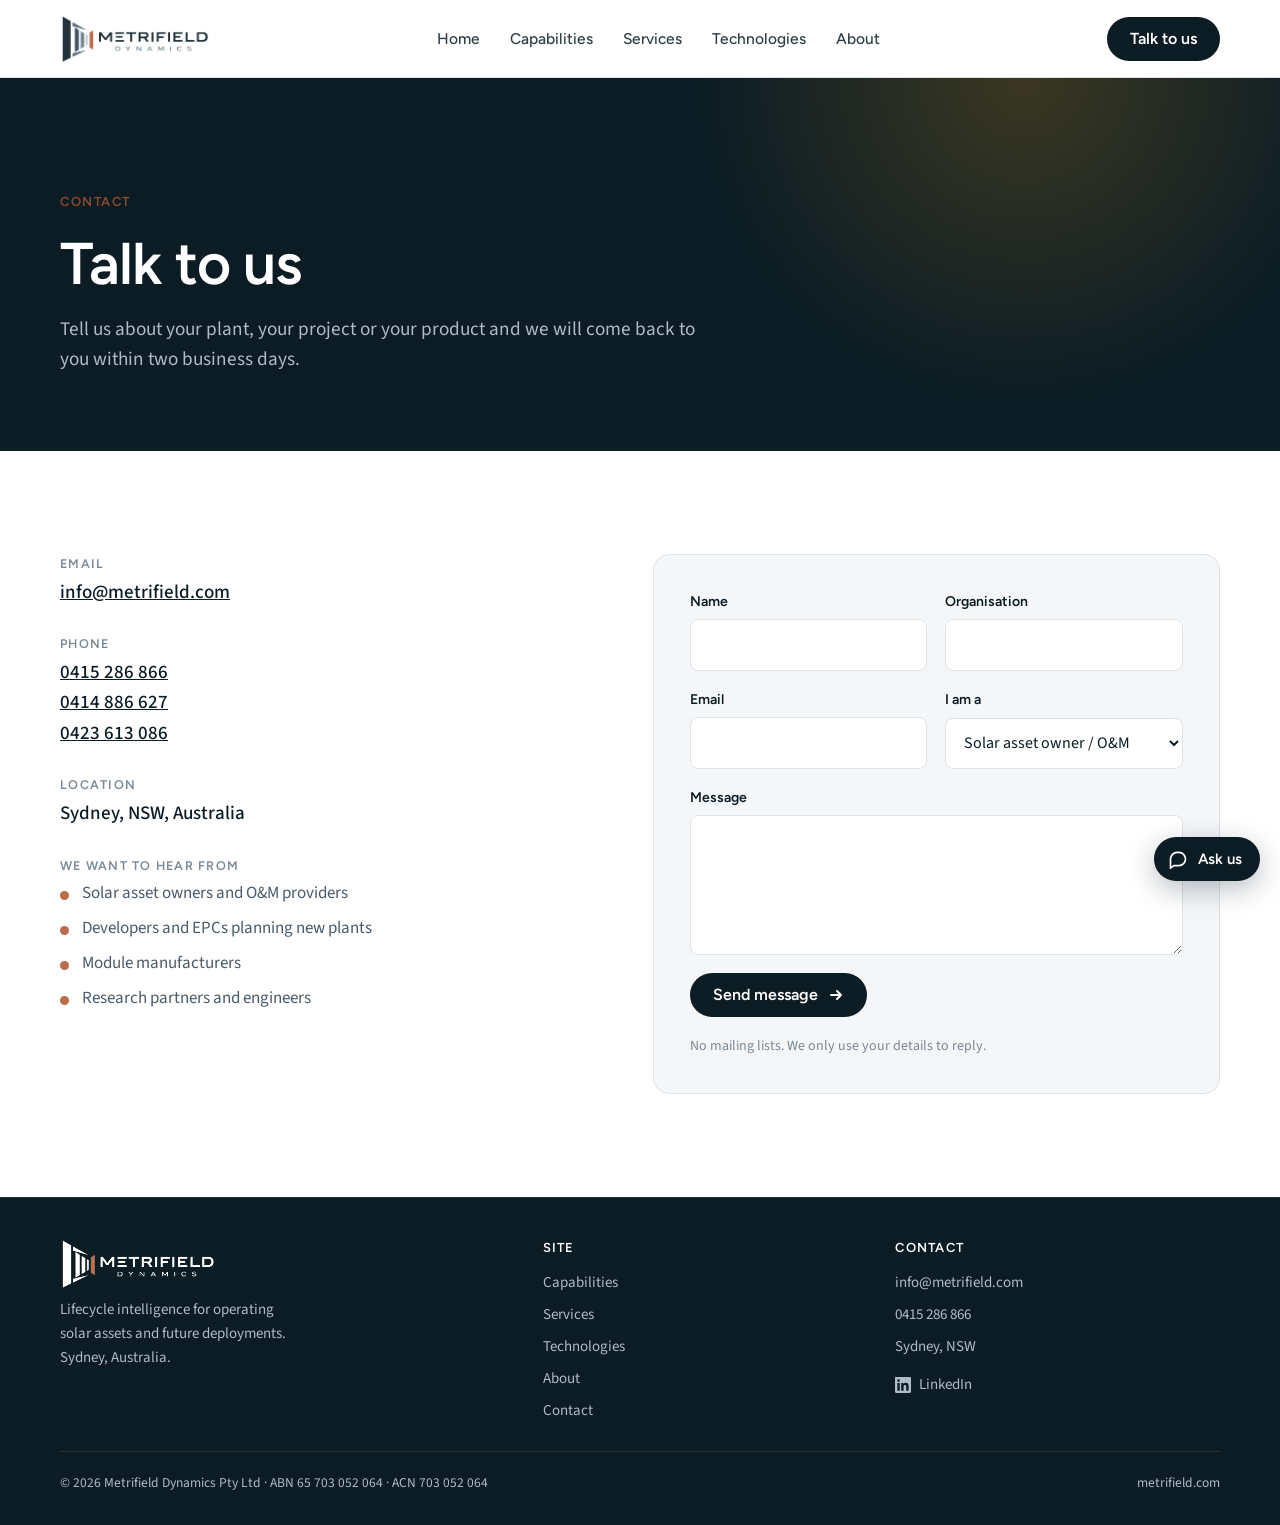
<file: contact.html>
<!doctype html>
<html lang="en-AU">
<head>
<meta charset="utf-8">
<meta name="viewport" content="width=device-width, initial-scale=1, viewport-fit=cover">
<title>Contact — Metrifield Dynamics</title>
<meta name="description" content="Get in touch with Metrifield about pilot sites, data partnerships and collaboration.">
<link rel="canonical" href="https://www.metrifield.com/contact.html">
<meta property="og:title" content="Contact — Metrifield Dynamics">
<meta property="og:description" content="Get in touch with Metrifield about pilot sites, data partnerships and collaboration.">
<meta property="og:image" content="https://www.metrifield.com/assets/hero-poster.jpg">
<meta property="og:type" content="website">
<link rel="icon" type="image/png" href="assets/favicon.png">
<link rel="apple-touch-icon" href="assets/favicon.png">
<link rel="preconnect" href="https://fonts.googleapis.com">
<link rel="preconnect" href="https://fonts.gstatic.com" crossorigin>
<link rel="stylesheet" href="https://fonts.googleapis.com/css2?family=Figtree:wght@500;600;700&family=Source+Sans+3:wght@400;500;600&display=swap">
<link rel="stylesheet" href="styles.css?v=b4b4c5e1">
</head>
<body>

<header class="nav nav-solid" id="nav">
  <div class="wrap">
    <a class="brand" href="index.html" aria-label="Metrifield Dynamics home"><img class="logo logo-dark" src="assets/logo.png" alt="Metrifield Dynamics" width="1227" height="410"><img class="logo logo-light" src="assets/logo-white.png" alt="" width="1227" height="410" aria-hidden="true"></a>
    <nav class="nav-links" aria-label="Main"><a href="index.html">Home</a><a href="capabilities.html">Capabilities</a><a href="services.html">Services</a><a href="technology.html">Technologies</a><a href="about.html">About</a></nav>
    <a class="btn btn-dark nav-cta" href="contact.html">Talk to us</a>
    <button class="nav-toggle" type="button" aria-label="Menu" aria-expanded="false" aria-controls="nav"><svg viewBox="0 0 24 24" fill="none" stroke="currentColor" stroke-width="2" stroke-linecap="round"><path d="M4 7h16M4 12h16M4 17h16"/></svg></button>
  </div>
</header>

<main>
<section class="page-hero">
  <div class="wrap">
    <p class="eyebrow">Contact</p>
    <h1>Talk to us</h1>
    <p class="lede">Tell us about your plant, your project or your product and we will come back to you within two business days.</p>
  </div>
</section>

<section class="band">
  <div class="wrap">
    <div class="contact-grid">
      <div class="contact-info">
        <div class="row"><p class="k">Email</p><p class="v"><a href="mailto:info@metrifield.com">info@metrifield.com</a></p></div>
        <div class="row"><p class="k">Phone</p><p class="v"><a href="tel:+61415286866">0415 286 866</a><br><a href="tel:+61414886627">0414 886 627</a><br><a href="tel:+61423613086">0423 613 086</a></p></div>
        <div class="row"><p class="k">Location</p><p class="v">Sydney, NSW, Australia</p></div>
        <div class="row">
          <p class="k">We want to hear from</p>
          <ul>
            <li>Solar asset owners and O&amp;M providers</li>
            <li>Developers and EPCs planning new plants</li>
            <li>Module manufacturers</li>
            <li>Research partners and engineers</li>
          </ul>
        </div>
      </div>
      <form class="form" id="contact-form" novalidate>
        <div class="two">
          <div class="field"><label for="f-name">Name</label><input id="f-name" name="name" type="text" autocomplete="name" required></div>
          <div class="field"><label for="f-org">Organisation</label><input id="f-org" name="org" type="text" autocomplete="organization"></div>
        </div>
        <div class="two">
          <div class="field"><label for="f-email">Email</label><input id="f-email" name="email" type="email" autocomplete="email" required></div>
          <div class="field"><label for="f-type">I am a</label>
            <select id="f-type" name="type">
              <option>Solar asset owner / O&amp;M</option>
              <option>Developer / EPC</option>
              <option>Module manufacturer</option>
              <option>Researcher / partner</option>
              <option>Other</option>
            </select>
          </div>
        </div>
        <div class="field"><label for="f-msg">Message</label><textarea id="f-msg" name="msg" required></textarea></div>
        <div class="field hp" aria-hidden="true"><label for="f-website">Website</label><input id="f-website" name="website" type="text" tabindex="-1" autocomplete="off"></div>
        <p class="ok">Thanks, your message has been sent. We will come back to you within two business days.</p>
        <p class="err" hidden></p>
        <div><button class="btn btn-dark" type="submit">Send message <svg viewBox="0 0 16 16" fill="none" stroke="currentColor" stroke-width="2" stroke-linecap="round" stroke-linejoin="round" aria-hidden="true"><path d="M3 8h10M9 4l4 4-4 4"/></svg></button></div>
        <p class="note">No mailing lists. We only use your details to reply.</p>
      </form>
    </div>
  </div>
</section>
</main>
<footer>
  <div class="wrap">
    <div class="fcol">
      <a class="brand" href="index.html"><img class="logo" src="assets/logo-white.png" alt="Metrifield Dynamics" width="1227" height="410"></a>
      <p style="max-width:34ch">Lifecycle intelligence for operating solar assets and future deployments. Sydney, Australia.</p>
    </div>
    <div class="fcol"><b>Site</b><a href="capabilities.html">Capabilities</a><a href="services.html">Services</a><a href="technology.html">Technologies</a><a href="about.html">About</a><a href="contact.html">Contact</a></div>
    <div class="fcol"><b>Contact</b><a href="mailto:info@metrifield.com">info@metrifield.com</a><a href="tel:+61415286866">0415 286 866</a><span>Sydney, NSW</span><a class="flink" href="https://www.linkedin.com/company/metrifield-dynamics/" target="_blank" rel="noopener"><svg viewBox="0 0 24 24" aria-hidden="true"><path d="M20.45 20.45h-3.56v-5.57c0-1.33-.02-3.04-1.85-3.04-1.85 0-2.13 1.45-2.13 2.94v5.67H9.35V9h3.41v1.56h.05c.48-.9 1.64-1.85 3.37-1.85 3.6 0 4.27 2.37 4.27 5.46v6.28zM5.34 7.43a2.06 2.06 0 1 1 0-4.13 2.06 2.06 0 0 1 0 4.13zM7.12 20.45H3.55V9h3.57v11.45zM22.22 0H1.77C.79 0 0 .77 0 1.73v20.54C0 23.23.79 24 1.77 24h20.45c.98 0 1.78-.77 1.78-1.73V1.73C24 .77 23.2 0 22.22 0z"/></svg>LinkedIn</a></div>
    <div class="legal"><span>© 2026 Metrifield Dynamics Pty Ltd · ABN 65 703 052 064 · ACN 703 052 064</span><span>metrifield.com</span></div>
  </div>
</footer>
<div class="chat" id="chat">
  <button class="chat-fab" type="button" aria-expanded="false" aria-controls="chat-panel" aria-label="Ask Metrifield"><svg viewBox="0 0 24 24" fill="none" stroke="currentColor" stroke-width="2" stroke-linecap="round" stroke-linejoin="round" aria-hidden="true"><path d="M21 12a8 8 0 0 1-8 8H7l-4 3V12a8 8 0 0 1 8-8h2a8 8 0 0 1 8 8z"/></svg><span>Ask us</span></button>
  <div class="chat-panel" id="chat-panel" hidden>
    <div class="chat-head"><b>Metrifield assistant</b><span>Answers from our site · not a human</span><button type="button" class="chat-close" aria-label="Close">×</button></div>
    <div class="chat-log" role="log" aria-live="polite"><div class="msg bot">Hi — ask me about what Metrifield does, the sensing and digital twin, or how a pilot works.</div></div>
    <form class="chat-form"><input type="text" name="q" placeholder="Ask a question…" autocomplete="off" maxlength="500" required><button type="submit" aria-label="Send"><svg viewBox="0 0 16 16" fill="none" stroke="currentColor" stroke-width="2" stroke-linecap="round" stroke-linejoin="round" aria-hidden="true"><path d="M3 8h10M9 4l4 4-4 4"/></svg></button></form>
    <p class="chat-note">Don't share confidential details here. For anything specific, <a href="contact.html">talk to us</a>.</p>
  </div>
</div>
<script>
(function(){
  var n=document.getElementById('nav'),b=n&&n.querySelector('.nav-toggle');
  if(b){b.addEventListener('click',function(){var o=n.classList.toggle('open');b.setAttribute('aria-expanded',o)})}
  var Z={
   1:{name:"Monsoonal &amp; humid tropical north",color:"#D6A75A",regions:"Top End, the Kimberley, far-north and tropical-coast Queensland",exposure:"Heat, humidity, wet–dry seasonality, intense rainfall, prolonged wetting and rapid vegetation growth.",mechanism:"Transient wetting and obstruction are not the same as construction-dependent moisture ingress, corrosion or electrical deterioration — the two must be separated.",act:"RGB for surface and vegetation; thermal only under valid conditions; EL or electrical reference if unresolved; terahertz only for qualified modules with controlled surface moisture. Inspect drainage and vegetation interfaces."},
   2:{name:"Warm humid eastern seaboard",color:"#7FA8C9",regions:"Central and south-east Queensland coast and hinterland, New South Wales north and central coast to Sydney",exposure:"Humidity, rain, dew, urban and coastal deposits, bird activity and local shading.",mechanism:"Reversible surface losses may coexist with persistent moisture-related or electrical abnormalities.",act:"RGB links deposits to geometry; thermal localises load-dependent anomalies; EL or electrical tests for unresolved features. Condition-triggered inspection, not postcode-based intervals."},
   3:{name:"Arid interior &amp; north-west",color:"#C77D52",regions:"Pilbara, Goldfields and the Western Australian interior, Central Australia, far-north South Australia, western Queensland",exposure:"High module temperature, strong diurnal variation, dry mineral deposits, dust and remoteness.",mechanism:"Reversible soiling and thermal losses differ from interconnection fatigue and encapsulation ageing, and must be confirmed independently.",act:"RGB with soiling references; thermal with irradiance, wind and load context; EL for electrical integrity; terahertz only after excluding surface contamination. Cleaning-value thresholds and dust-aware dock design."},
   4:{name:"Semi-arid transition &amp; inland agricultural margins",color:"#9C8E6A",regions:"South Australian mid-north and inland, western New South Wales and the Riverina, southern inland Queensland, the Victorian Mallee",exposure:"Seasonal dry periods, intermittent rain, agricultural and road dust, vegetation cycles, birds and local maintenance activity.",mechanism:"Deposits and shading may create mismatch; installation stress or electrical faults require independent evidence.",act:"Compare the same assets before and after cleaning or seasonal change; RGB and operating data first; escalate selectively to EL, electrical tests or qualified terahertz."},
   5:{name:"Mediterranean-type south-west &amp; southern pockets",color:"#5F8F7A",regions:"Perth and the south-west of Western Australia, Adelaide, the Eyre Peninsula and the South Australian coastal south",exposure:"Dry summers, wetter winters, seasonal deposits, extreme heat, smoke and episodic rainfall.",mechanism:"Seasonal soiling, construction-dependent UV and thermal ageing, and possible deposit redistribution after rain.",act:"Repeat RGB and thermal on the same modules across seasons; keep EL conditions comparable; verify post-rain recovery rather than assuming natural cleaning."},
   6:{name:"Temperate south-east &amp; Tasmania",color:"#6E7F99",regions:"New South Wales south coast and tablelands, the ACT, Victoria, Tasmania",exposure:"Cooler seasonal conditions, wetting, dew, low solar angles, local frost, site-specific snow or snow load.",mechanism:"Temporary frost and condensation effects must be separated from persistent moisture-related or material deterioration.",act:"Avoid frost and dew artefacts; thermal only in a valid irradiance and load window; EL or electrical reference for persistent abnormalities; reinspect when conditions are suitable."}
  };
  var sel=document.getElementById('zone-select'),panel=document.getElementById('zone-panel');
  var legend=document.querySelector('.mapside .zones');
  function showZone(k){var z=Z[k]; if(!z||!panel)return; panel.hidden=false; if(legend) legend.hidden=true;
    document.getElementById('zp-dot').style.background=z.color; document.getElementById('zp-eyebrow').textContent='Zone '+k;
    document.getElementById('zp-title').innerHTML=z.name; document.getElementById('zp-regions').textContent=z.regions;
    document.getElementById('zp-exposure').innerHTML=z.exposure; document.getElementById('zp-mechanism').innerHTML=z.mechanism;
    document.getElementById('zp-act').innerHTML=z.act;
    document.querySelectorAll('.zone-pin').forEach(function(e){e.classList.toggle('active',e.getAttribute('data-zone')===String(k))});
    document.querySelectorAll('.aumap,.zones').forEach(function(e){e.classList.add('focused')});
    document.querySelectorAll('.aumap .region').forEach(function(r){r.classList.toggle('alive',r.getAttribute('data-region')===String(k))});
    if(sel&&sel.value!==String(k)){for(var i=0;i<sel.options.length;i++){if(sel.options[i].value===String(k)){sel.selectedIndex=i;break}}}
    if(window.innerWidth<=760) panel.scrollIntoView({behavior:'smooth',block:'nearest'});
  }
  function hideZone(){ if(panel) panel.hidden=true; if(legend) legend.hidden=false; if(sel) sel.selectedIndex=0; document.querySelectorAll('.zone-pin').forEach(function(e){e.classList.remove('active')}); document.querySelectorAll('.aumap,.zones').forEach(function(e){e.classList.remove('focused')}); document.querySelectorAll('.aumap .region').forEach(function(r){r.classList.remove('alive')}); }
  var zb=document.getElementById('zp-back'); if(zb) zb.addEventListener('click',hideZone);
  if(sel){sel.addEventListener('change',function(){if(sel.value)showZone(sel.value)})}
  document.querySelectorAll('.zone-pin').forEach(function(e){
    e.addEventListener('click',function(){showZone(e.getAttribute('data-zone'))});
    e.addEventListener('keydown',function(ev){if(ev.key==='Enter'||ev.key===' '){ev.preventDefault();showZone(e.getAttribute('data-zone'))}});
  });
  if('IntersectionObserver' in window && !matchMedia('(prefers-reduced-motion: reduce)').matches){
    var secs=[].slice.call(document.querySelectorAll('main > section'));
    secs.forEach(function(sec,i){ var r=sec.getBoundingClientRect(); if(r.top>window.innerHeight*0.9){sec.classList.add('is-entering')} });
    var io=new IntersectionObserver(function(es){es.forEach(function(e){if(e.isIntersecting){e.target.classList.remove('is-entering');io.unobserve(e.target)}})},{rootMargin:'0px 0px -12% 0px',threshold:0.08});
    secs.forEach(function(sec){io.observe(sec)});
  }
  var DN={"rgb": {"col": "Field sensing", "n": "01", "title": "RGB + thermal", "q": "Is it dirt, or is it damage?", "body": "Scheduled and event-triggered drone surveys capture RGB and thermal imagery across the whole array. Edge AI checks image quality in flight, maps every observation to an individual module ID and grades anomalies, so detailed inspection goes only where it is likely to change a decision.", "inputs": "Flight plans · RGB and thermal frames · module map", "outputs": "Located, graded anomalies per module", "to": "db", "link": "technology.html#sensing", "linktext": "Sensing on the Technology page"}, "thz": {"col": "Field sensing", "n": "02", "title": "Targeted THz", "q": "What is happening inside the glass?", "body": "A robot moves onto flagged modules, and onto healthy reference modules, and scans them at close range with terahertz. Terahertz passes through glass and encapsulant and reflects at each internal interface, giving evidence of moisture, delamination and material change that surface imaging and thermal cannot show.", "inputs": "Priority list from screening · healthy controls", "outputs": "Subsurface condition per scanned module", "to": "db", "link": "technology.html#sensing", "linktext": "Robotic terahertz diagnostics"}, "site": {"col": "Field sensing", "n": "03", "title": "Site context", "q": "Is it the module, or the place it lives?", "body": "Terrain, shading and long-term climate are combined with on-site irradiance, module and ambient temperature, humidity, wind, salt and dust. This separates regional conditions from microclimates inside the array, so environmental effects are not mistaken for persistent faults.", "inputs": "Weather station · climate records · terrain model", "outputs": "Exposure history for every module location", "to": "twin", "link": "index.html#regions", "linktext": "Regional exposure map"}, "db": {"col": "Cloud intelligence", "n": "04", "title": "Multimodal asset database", "q": "What do we know about this exact module?", "body": "Every inspection, scan, electrical reading, work order and real cost is attached to a module ID, its string position, its manufacturing batch and a timestamp. Data is aligned and calibrated before anything is attributed, so the record can be trusted across years and sites.", "inputs": "Inspections · THz scans · SCADA · work orders · bills of materials", "outputs": "A traceable condition history per module", "to": "twin", "link": "technology.html#database", "linktext": "The climate and condition database"}, "twin": {"col": "Cloud intelligence", "n": "05", "title": "Dynamic digital twin", "q": "Which action is worth taking, and when?", "body": "Physics-based yield, thermal and degradation models are combined with field data to form module, string and plant twins. For each option — clean, reinspect, repair, replace or defer — the twin predicts recoverable energy, failure risk and cost, with a prediction interval, before a work order is raised.", "inputs": "Asset record · exposure history · electrical data", "outputs": "Ranked interventions with predicted net benefit", "to": "ops", "link": "technology.html", "linktext": "How the twin works"}, "ops": {"col": "Decision support", "n": "06", "title": "Operating plants", "q": "Recover energy without paying for low-value work.", "body": "Interventions are scheduled on recoverable energy, expected loss and cost, then verified against measured outcomes. Weather-normalised comparisons between cleaning zones confirm what actually happened, and the result feeds back into the models.", "inputs": "Ranked interventions", "outputs": "Work orders · measured outcomes · actual costs", "to": "db", "link": "capabilities.html#operators", "linktext": "Operating plants"}, "new": {"col": "Decision support", "n": "07", "title": "New plants", "q": "Avoid costs before they are built in.", "body": "Field evidence from comparable sites is translated into design scenarios: module selection, layout, mounting and maintenance access are compared on lifetime energy and cost, not upfront cost alone. Design assumptions carry through to commissioning and become the operating twin.", "inputs": "Site exposure · degradation evidence by material and zone", "outputs": "Design scenarios ranked by lifetime value", "to": "db", "link": "capabilities.html#developers", "linktext": "Deploying plants"}, "mfg": {"col": "Decision support", "n": "08", "title": "Manufacturers", "q": "Prevent recurring failures at the source.", "body": "Field failure modes are compared across matched environments and batches to find links to material selection and process conditions. Targeted validation then supports changes that reduce future defects, rework and warranty exposure.", "inputs": "Field performance by batch, material and climate zone", "outputs": "Material and process recommendations · targeted QA", "to": "db", "link": "capabilities.html#manufacturers", "linktext": "Manufacturing plants"}}, DORD=["rgb", "thz", "site", "db", "twin", "ops", "new", "mfg"], dcur=null;
  var dpanel=document.getElementById('dpanel');
  var idg=document.getElementById('idiag');
  function dfocus(ids,outs){ // ids: tiles to keep alive; outs: outcomes to keep alive; null = clear
    if(!idg) return;
    if(!ids){ idg.classList.remove('focused'); document.querySelectorAll('.dtile,.dout').forEach(function(e){e.classList.remove('alive','active')}); document.querySelectorAll('[data-arrow]').forEach(function(a){a.classList.remove('lit')}); return; }
    idg.classList.add('focused');
    document.querySelectorAll('.dtile').forEach(function(t){t.classList.toggle('alive',ids.indexOf(t.getAttribute('data-node'))>=0)});
    document.querySelectorAll('.dout').forEach(function(b){b.classList.toggle('alive',outs.indexOf(b.getAttribute('data-out'))>=0)});
    var h=document.getElementById('dhint'); if(h) h.hidden=true;
  }
  var OUT_OF={}; // node -> outcomes it contributes to (derived)
  var dscrim=document.getElementById('dscrim');
  function dscrimSet(on){ if(!dscrim) return; var mobile=window.innerWidth<=960; if(mobile){ [dscrim,dpanel,opanel].forEach(function(el){ if(el && el.parentNode!==document.body) document.body.appendChild(el); }); } dscrim.classList.toggle('on', on&&mobile); }
  if(dscrim){ dscrim.addEventListener('click',function(){ if(dcur) dhide(); if(ocur) ohide(); }); }
  [dpanel,opanel].forEach(function(pn){ if(!pn) return; var y0=null; pn.addEventListener('touchstart',function(e){ y0=e.touches[0].clientY },{passive:true}); pn.addEventListener('touchend',function(e){ if(y0===null) return; var dy=e.changedTouches[0].clientY-y0; if(dy>70 && pn.scrollTop<=0){ if(dcur) dhide(); if(ocur) ohide(); } y0=null; },{passive:true}); });
  var dhome=document.getElementById('idiag');
  window.addEventListener('resize',function(){ if(window.innerWidth>960 && dhome){ [dpanel,opanel].forEach(function(el){ if(el && el.parentNode===document.body) dhome.appendChild(el); }); if(dscrim) dscrim.classList.remove('on'); } });
  var dfrom=null;
  function dshow(id,from){ var d=DN[id]; if(!d||!dpanel) return; dcur=id; ocur=null; dfrom=from||null; if(opanel) opanel.hidden=true;
    document.getElementById('dp-col').textContent=d.col; document.getElementById('dp-title').textContent=d.n+' — '+d.title;
    document.getElementById('dp-q').textContent=d.q; document.getElementById('dp-body').textContent=d.body;
    document.getElementById('dp-in').textContent=d.inputs; document.getElementById('dp-out').textContent=d.outputs;
    var l=document.getElementById('dp-link'); l.href=d.link; l.firstChild.textContent=d.linktext+' ';
    document.getElementById('dp-count').textContent=d.n+' / 0'+DORD.length;
    var outs=Object.keys(DOUT).filter(function(k){return DOUT[k].nodes.indexOf(id)>=0});
    dfocus([id],(from&&from.out)?[from.out]:[]);
    var bk=document.getElementById('dp-back'); if(bk){ if(from&&from.out){bk.hidden=false; bk.textContent='← Back to '+DOUT[from.out].title.replace('&amp;','&'); bk.setAttribute('data-go-out',from.out)} else bk.hidden=true; }
    var oc=document.getElementById('dp-contrib'); if(oc){oc.innerHTML=outs.map(function(k){return '<button type="button" class="dtag" data-go-out="'+k+'">'+DOUT[k].title+'</button>'}).join('')}
    document.querySelectorAll('.dtile').forEach(function(t){var on=t.getAttribute('data-node')===id; t.classList.toggle('active',on); t.setAttribute('aria-expanded',on)});
    document.querySelectorAll('[data-arrow]').forEach(function(a){a.classList.remove('lit')});
    document.querySelectorAll('[data-arrow="'+id+'"]').forEach(function(a){a.classList.add('lit')});
    if(id==='ops'||id==='new'||id==='mfg'){document.querySelectorAll('[data-arrow="back"]').forEach(function(a){a.classList.add('lit')})}
    dpanel.hidden=false; dpanel.classList.remove('pop'); void dpanel.offsetWidth; dpanel.classList.add('pop');
    dscrimSet(true);
  }
  function dhide(){ dcur=null; dscrimSet(false); if(dpanel) dpanel.hidden=true; document.querySelectorAll('.dtile').forEach(function(t){t.setAttribute('aria-expanded','false')}); dfocus(null) }
  document.querySelectorAll('.dtile').forEach(function(t){t.addEventListener('click',function(){var id=t.getAttribute('data-node'); if(dcur===id) dhide(); else dshow(id)})});
  var dc=document.getElementById('dp-close'); if(dc) dc.addEventListener('click',dhide);
  var dp=document.getElementById('dp-prev'), dnx=document.getElementById('dp-next');
  if(dp) dp.addEventListener('click',function(){var i=DORD.indexOf(dcur); dshow(DORD[(i-1+DORD.length)%DORD.length])});
  if(dnx) dnx.addEventListener('click',function(){var i=DORD.indexOf(dcur); dshow(DORD[(i+1)%DORD.length])});
  document.addEventListener('keydown',function(e){ if(!dcur) return; if(e.key==='Escape') dhide(); if(e.key==='ArrowRight') dnx.click(); if(e.key==='ArrowLeft') dp.click(); });
  var DOUT={"deploy": {"title": "Lower deployment cost", "metric": "Construction cost per MW, including rework and premature replacement in the first years", "how": "Design choices are tested against field evidence from comparable sites before construction: module selection, layout, mounting and maintenance access are compared on lifetime value rather than upfront price, so costly corrections are avoided after the plant is built.", "nodes": ["site", "db", "twin", "new"], "link": "capabilities.html#developers", "linktext": "Deploying plants"}, "om": {"title": "Lower O&amp;M cost", "metric": "Operating cost per MW per year; inspection visits and specialist call-outs avoided", "how": "Fleet-wide drone screening replaces routine manual inspection, terahertz diagnostics are sent only where they can change a decision, and work orders are ranked by expected net benefit, so low-value cleaning and unnecessary replacements stop.", "nodes": ["rgb", "thz", "twin", "ops"], "link": "capabilities.html#operators", "linktext": "Operating plants"}, "life": {"title": "Longer useful life", "metric": "Degradation rate in percent per year; economic service life of the module fleet", "how": "Subsurface problems such as moisture ingress and delamination are found before they become failures, material and batch risks are traced back to the factory, and sites are matched to constructions that suit their climate zone.", "nodes": ["thz", "db", "mfg", "new"], "link": "technology.html#database", "linktext": "The climate and condition database"}, "energy": {"title": "More delivered energy", "metric": "MWh recovered per year; availability; weather-normalised performance ratio", "how": "Energy losses are attributed to their cause at the metering resolution available, cleaning and repair are timed by recoverable energy, and measured generation response after each intervention confirms what was actually recovered.", "nodes": ["rgb", "site", "twin", "ops"], "link": "capabilities.html#operators", "linktext": "Operating plants"}, "warranty": {"title": "Lower warranty exposure", "metric": "Recurring defects per batch; claims and rework per MW shipped", "how": "Field performance is compared across matched environments and manufacturing batches, so material and process causes of recurring failures are identified and validated before they reach wider production.", "nodes": ["thz", "db", "mfg"], "link": "capabilities.html#manufacturers", "linktext": "Manufacturing plants"}, "lcoe": {"title": "Lower lifecycle cost", "metric": "Net LCOE improvement after all platform costs: equipment, inspection, computing and model maintenance", "how": "The outcomes above act on both sides of the LCOE ratio at once: lower deployment, operating and replacement cost in the numerator, more delivered energy over a longer life in the denominator. Every claim is benchmarked against the plant's existing workflow.", "nodes": ["rgb", "thz", "site", "db", "twin", "ops", "new", "mfg"], "link": "technology.html", "linktext": "How it is measured"}}, ocur=null;
  var opanel=document.getElementById('opanel');
  function oshow(k,from){ var o=DOUT[k]; if(!o||!opanel) return; ocur=k; dcur=null; if(dpanel) dpanel.hidden=true;
    document.getElementById('op-title').innerHTML=o.title; document.getElementById('op-metric').textContent=o.metric; document.getElementById('op-how').textContent=o.how;
    var l=document.getElementById('op-link'); l.href=o.link; l.firstChild.textContent=o.linktext+' ';
    dfocus((from&&from.node)?[from.node]:[],[k]);
    var ob=document.getElementById('op-back'); if(ob){ if(from&&from.node){ob.hidden=false; ob.textContent='← Back to '+DN[from.node].n+' '+DN[from.node].title; ob.setAttribute('data-go-node',from.node)} else ob.hidden=true; }
    var dr=document.getElementById('op-drivers'); if(dr){dr.innerHTML=o.nodes.map(function(n){return '<button type="button" class="dtag" data-go-node="'+n+'"><i>'+DN[n].n+'</i>'+DN[n].title+'</button>'}).join('')}
    document.querySelectorAll('.dout').forEach(function(b){b.classList.toggle('active',b.getAttribute('data-out')===k)});
    document.querySelectorAll('[data-arrow]').forEach(function(a){a.classList.toggle('lit', k==='lcoe')});
    opanel.hidden=false; opanel.classList.remove('pop'); void opanel.offsetWidth; opanel.classList.add('pop');
    dscrimSet(true);
  }
  function ohide(){ ocur=null; dscrimSet(false); if(opanel) opanel.hidden=true; dfocus(null) }
  document.querySelectorAll('.dout').forEach(function(b){b.addEventListener('click',function(){var k=b.getAttribute('data-out'); if(ocur===k) ohide(); else oshow(k)})});
  var oc=document.getElementById('op-close'); if(oc) oc.addEventListener('click',ohide);
  document.addEventListener('click',function(e){ var g=e.target.closest('[data-go-out]'); if(g){ var fromNode=dcur; oshow(g.getAttribute('data-go-out'), fromNode?{node:fromNode}:null); return} var n=e.target.closest('[data-go-node]'); if(n){ var fromOut=ocur; dshow(n.getAttribute('data-go-node'), fromOut?{out:fromOut}:null)} });
  if(idg){ idg.addEventListener('click',function(e){ if(!e.target.closest('.dtile,.dout,.dpanel')){ if(dcur) dhide(); if(ocur) ohide(); } }); }
  document.addEventListener('keydown',function(e){ if(e.key==='Escape'&&ocur) ohide(); });
  var HUB={"record": {"dir": "in", "title": "Each module, as a record", "text": "Manufacturer, model, bill of materials, factory batch and lamination record, install date, string position and mounting. Then every drone image, thermal frame, terahertz scan, work order and replacement, with timestamps."}, "environment": {"dir": "in", "title": "Linked to its environment", "text": "Climate zone, long-term weather history, terrain and shading, distance from the coast, salt and dust load, vegetation and fire exposure, plus on-site irradiance, temperature, humidity and wind, down to the microclimate inside the array."}, "performance": {"dir": "in", "title": "Linked to its performance", "text": "SCADA and string-level electrical data, weather-normalised, so condition changes can be tied to energy loss at the metering resolution available."}, "zones": {"dir": "in", "title": "Six climate zones as the proving ground", "text": "From the monsoonal north to temperate Tasmania, each zone has its own dominant degradation mechanisms. Sites are stratified across them so the same materials can be compared under different exposure."}, "map": {"dir": "out", "title": "From database to degradation map", "text": "Repeat inspections of the same modules, season after season, turn individual findings into degradation rates by material, batch and zone, then into a fleet-wide risk ranking."}, "guidance": {"dir": "out", "title": "From map to deployment guidance", "text": "Invert the model: given a site's terrain, climate and a proposed module construction, estimate degradation, maintenance cost and premature replacement risk before a single post goes in."}}, hcur=null;
  var hwrap=document.querySelector('.hubwrap');
  function hshow(k){ if(!hwrap) return; var h=HUB[k]; hcur=k;
    document.getElementById('hp-eyebrow').textContent=h.dir==='in'?'Flows in':'Comes out';
    document.getElementById('hp-title').textContent=h.title; document.getElementById('hp-what').textContent=h.text;
    hwrap.classList.add('focused'); document.querySelectorAll('.hnode,.hlink').forEach(function(e){e.classList.toggle('alive',e.getAttribute('data-h')===k)});
    document.querySelectorAll('.hnode').forEach(function(e){e.classList.toggle('active',e.getAttribute('data-h')===k)});
    hplace(k);
  }
  function hplace(k){ var pop=document.getElementById('hpanel'), sc=document.querySelector('.hubscroll'), node=document.querySelector('.hnode[data-h="'+k+'"]'); if(!pop||!sc||!node) return;
    pop.hidden=false; pop.classList.remove('pop'); void pop.offsetWidth; pop.classList.add('pop');
    if(window.innerWidth<=760){ pop.style.left=pop.style.top=''; pop.classList.add('hpop-static'); pop.scrollIntoView({behavior:'smooth',block:'nearest'}); return; }
    pop.classList.remove('hpop-static');
    var r=node.getBoundingClientRect(), c=sc.getBoundingClientRect(), out=node.classList.contains('hnode-out'), pw=pop.offsetWidth, ph=pop.offsetHeight, gap=14;
    var left=out? r.left-c.left-pw-gap : r.right-c.left+gap;
    var top=r.top-c.top+r.height/2-ph/2;
    top=Math.max(0,Math.min(top,c.height-ph)); left=Math.max(0,Math.min(left,c.width-pw));
    pop.classList.toggle('hpop-left',out); pop.style.left=left+'px'; pop.style.top=top+'px';
  }
  window.addEventListener('resize',function(){ if(hcur) hplace(hcur) });
  var hx=document.getElementById('hp-close'); if(hx) hx.addEventListener('click',hreset);
  document.addEventListener('keydown',function(e){ if(e.key==='Escape'&&hcur) hreset() });
  function hreset(){ hcur=null; if(!hwrap) return; hwrap.classList.remove('focused'); document.querySelectorAll('.hnode,.hlink').forEach(function(e){e.classList.remove('alive','active')});
    var pop=document.getElementById('hpanel'); if(pop) pop.hidden=true; }
  document.querySelectorAll('.hnode').forEach(function(n){ var k=n.getAttribute('data-h'); n.addEventListener('click',function(){ hcur===k?hreset():hshow(k) }); n.addEventListener('keydown',function(e){ if(e.key==='Enter'||e.key===' '){e.preventDefault(); hcur===k?hreset():hshow(k)} }); });
  var hc=document.querySelector('.hcore'); if(hc){ hc.addEventListener('click',hreset); hc.addEventListener('keydown',function(e){ if(e.key==='Enter'||e.key===' '){e.preventDefault();hreset()} }); }
  var f=document.getElementById('contact-form');
  if(f){var fb=f.querySelector('button[type=submit]'),ferr=f.querySelector('.err');
    f.addEventListener('submit',function(e){
    e.preventDefault(); if(f.classList.contains('busy')) return;
    var d=new FormData(f),o={}; d.forEach(function(v,k){o[k]=v});
    if(!o.name||!o.email||!o.msg){ferr.textContent='Please fill in your name, email and message.';ferr.hidden=false;return}
    f.classList.add('busy'); ferr.hidden=true; fb.disabled=true;
    fetch('/api/contact',{method:'POST',headers:{'content-type':'application/json'},body:JSON.stringify(o)})
      .then(function(r){return r.json().catch(function(){return{ok:false}})})
      .then(function(j){ if(j.ok){f.classList.add('sent');f.reset()} else {ferr.textContent=j.error||'Could not send right now. Please email us directly at info@metrifield.com.';ferr.hidden=false} })
      .catch(function(){ferr.textContent='Could not send right now. Please email us directly at info@metrifield.com.';ferr.hidden=false})
      .then(function(){f.classList.remove('busy');fb.disabled=false});
  })}

  // --- chat widget (own scope: the map script also uses 'panel')
  (function(){
  var C=document.getElementById('chat');
  if(C){var cfab=C.querySelector('.chat-fab'),cpanel=C.querySelector('.chat-panel'),clog=C.querySelector('.chat-log'),cform=C.querySelector('.chat-form'),cinp=cform.querySelector('input'),chist=[],S=null;
    try{S=window.sessionStorage}catch(e){}
    function csave(){try{S&&S.setItem('mf-chat',JSON.stringify({h:chist,html:clog.innerHTML,open:!cpanel.hidden}))}catch(e){}}
    function copen(o){cpanel.hidden=!o;cfab.setAttribute('aria-expanded',o);C.classList.toggle('open',o);if(o)cinp.focus();csave()}
    try{var st=S&&JSON.parse(S.getItem('mf-chat')||'null');if(st&&st.h){chist=st.h;clog.innerHTML=st.html;if(st.open){cpanel.hidden=false;cfab.setAttribute('aria-expanded',true);C.classList.add('open')};clog.scrollTop=clog.scrollHeight}}catch(e){}
    cfab.addEventListener('click',function(){copen(cpanel.hidden)}); C.querySelector('.chat-close').addEventListener('click',function(){copen(false)});
    function cadd(role,text){var d=document.createElement('div');d.className='msg '+role;d.textContent=text;clog.appendChild(d);clog.scrollTop=clog.scrollHeight;return d}
    cform.addEventListener('submit',function(e){e.preventDefault();var q=cinp.value.trim();if(!q||C.classList.contains('busy'))return;cinp.value='';cadd('user',q);chist.push({role:'user',content:q});
      C.classList.add('busy');var t=cadd('bot typing','…');
      fetch('/api/chat',{method:'POST',headers:{'content-type':'application/json'},body:JSON.stringify({messages:chist,page:location.pathname})})
        .then(function(r){return r.json().catch(function(){return{}})})
        .then(function(j){var a=j.ok?j.reply:(j.error||'Sorry, something went wrong. Please email info@metrifield.com.');t.textContent=a;t.className='msg bot';if(j.ok)chist.push({role:'assistant',content:a});chist=chist.slice(-10);if(j.unknown){var k=document.createElement('a');k.href='contact.html';k.className='msg-link';k.textContent='Ask the team directly →';t.appendChild(document.createElement('br'));t.appendChild(k)};csave()})
        .catch(function(){t.textContent='Sorry, something went wrong. Please email info@metrifield.com.';t.className='msg bot'})
        .then(function(){C.classList.remove('busy');clog.scrollTop=clog.scrollHeight});
    });
  }
  })();
})();
</script>
</body>
</html>
</file>
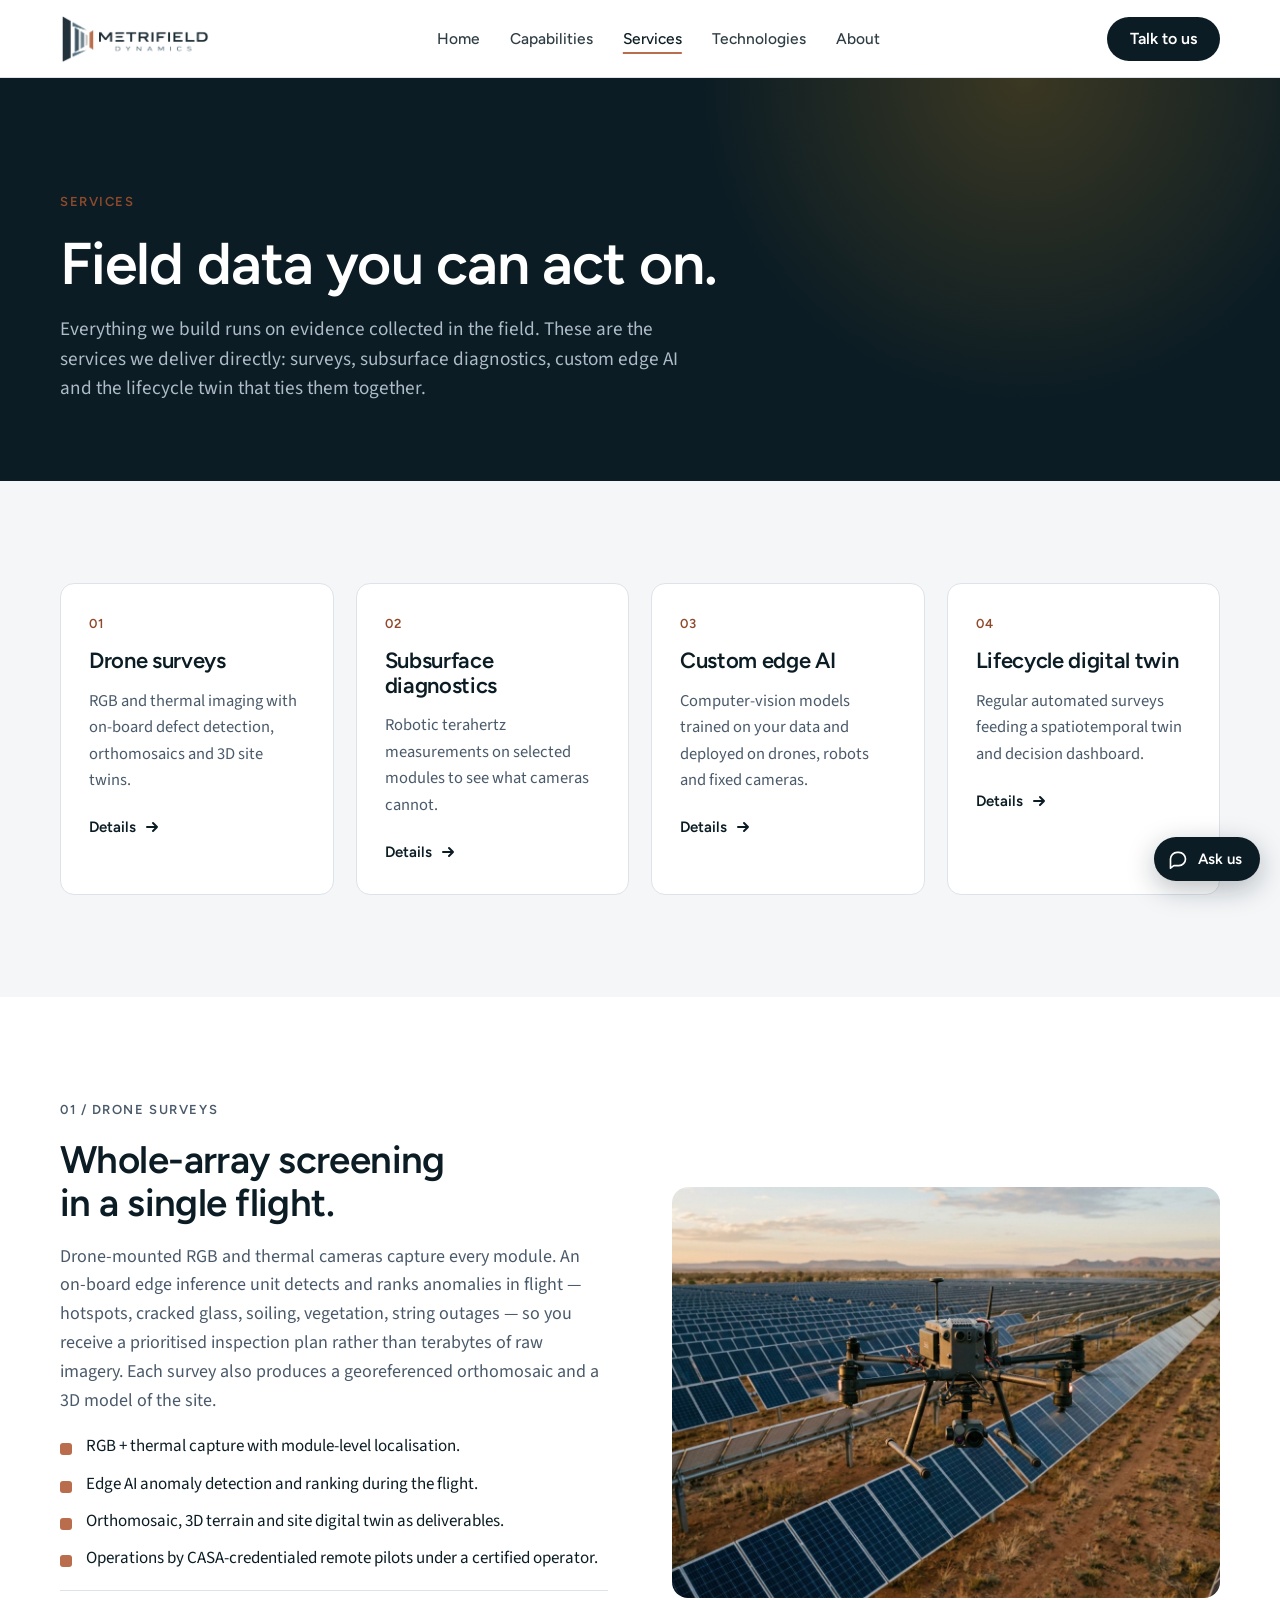
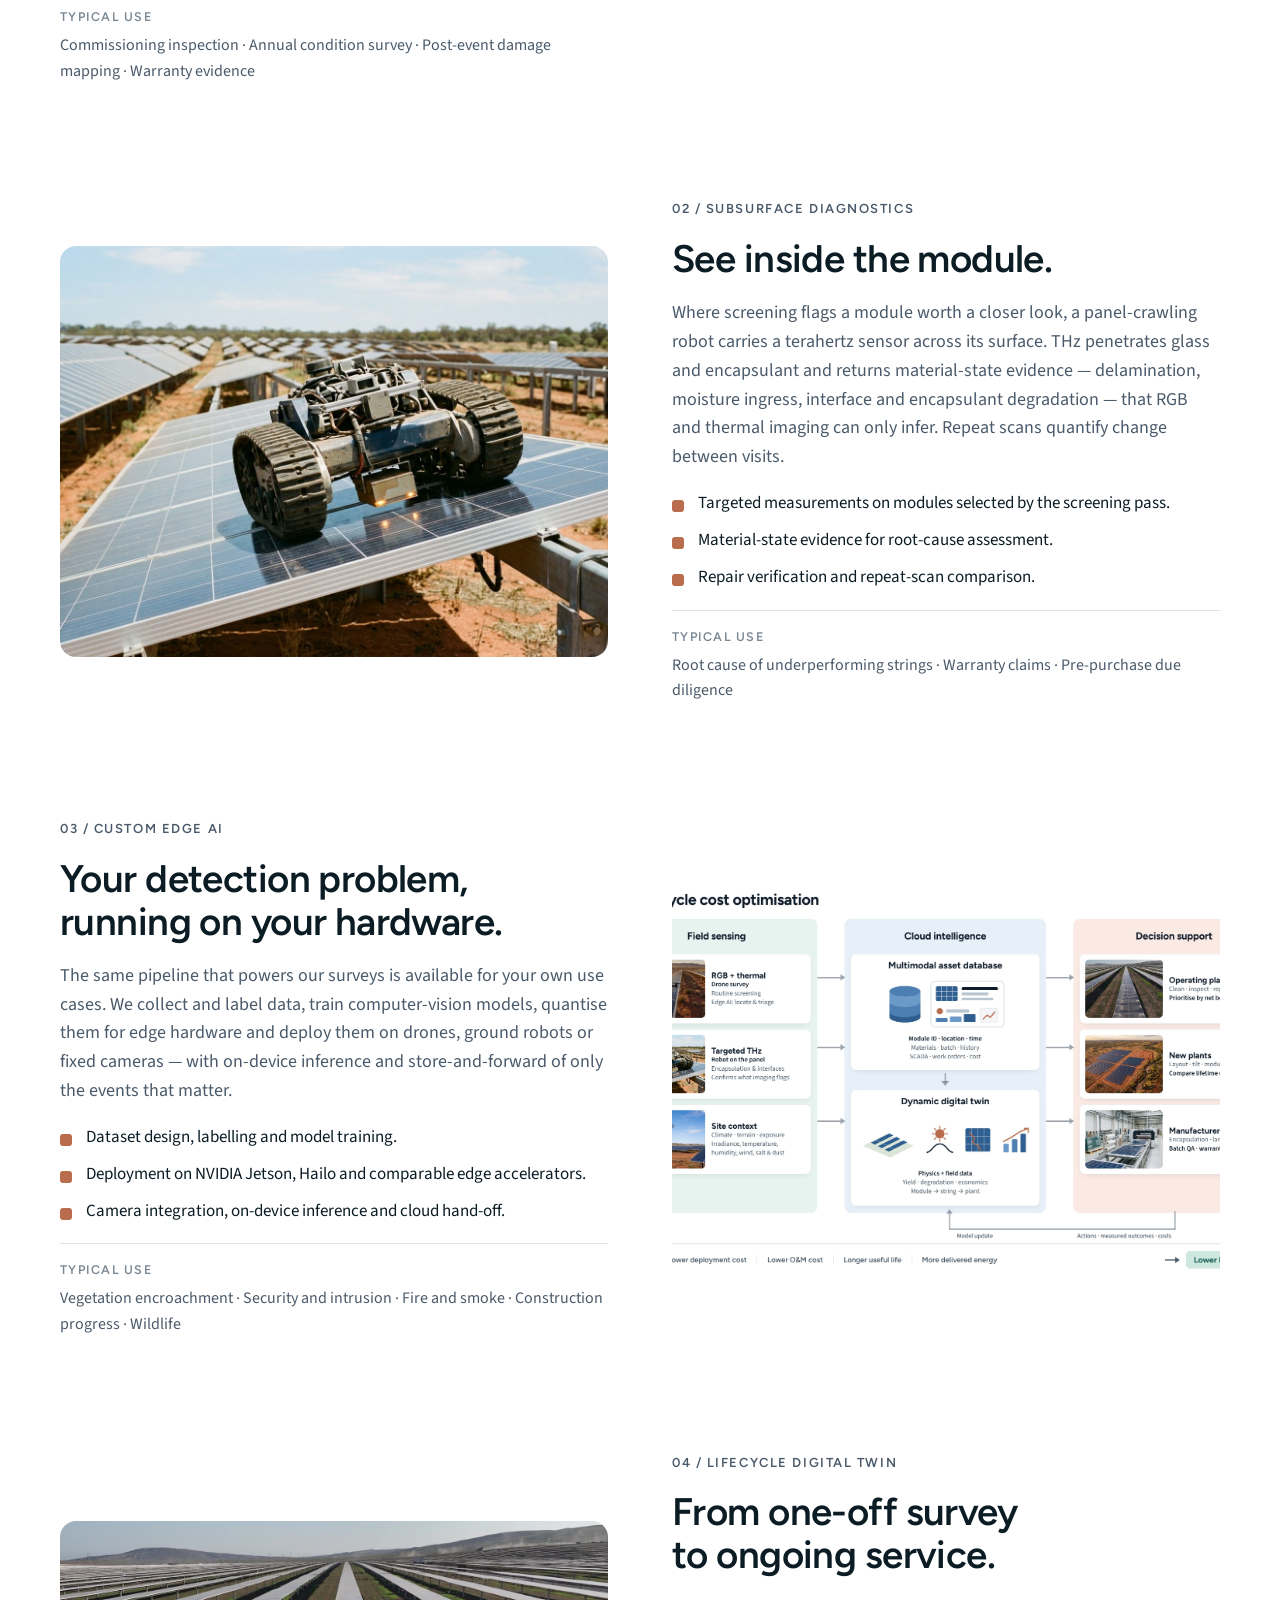
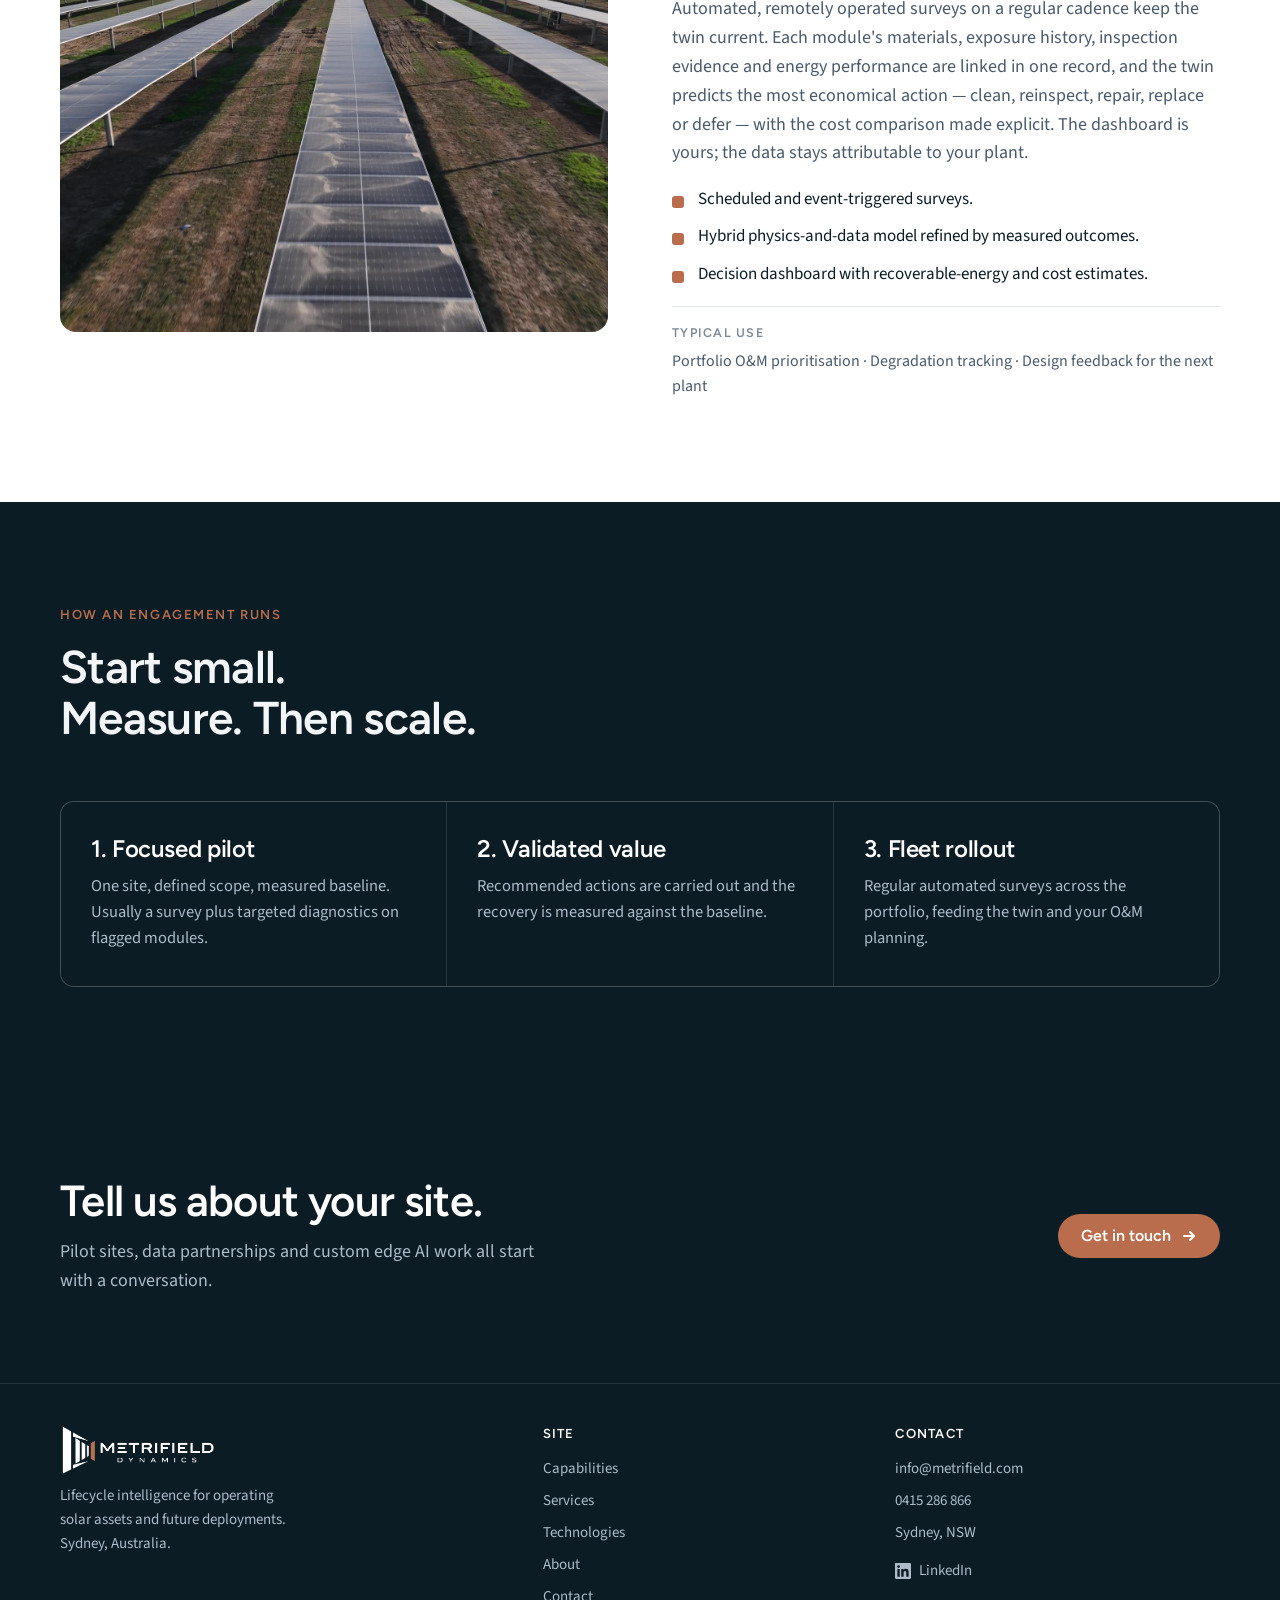
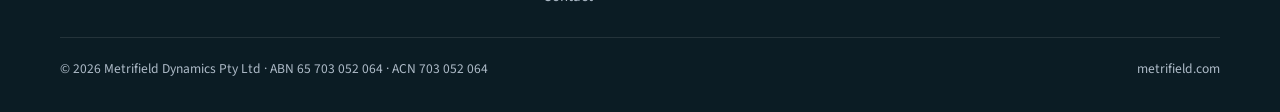
<file: services.html>
<!doctype html>
<html lang="en-AU">
<head>
<meta charset="utf-8">
<meta name="viewport" content="width=device-width, initial-scale=1, viewport-fit=cover">
<title>Services — Metrifield Dynamics</title>
<meta name="description" content="Drone surveys with edge AI, robotic terahertz diagnostics, custom edge AI models and a lifecycle digital twin service for solar assets.">
<link rel="canonical" href="https://www.metrifield.com/services.html">
<meta property="og:title" content="Services — Metrifield Dynamics">
<meta property="og:description" content="Drone surveys with edge AI, robotic terahertz diagnostics, custom edge AI models and a lifecycle digital twin service for solar assets.">
<meta property="og:image" content="https://www.metrifield.com/assets/hero-poster.jpg">
<meta property="og:type" content="website">
<link rel="icon" type="image/png" href="assets/favicon.png">
<link rel="apple-touch-icon" href="assets/favicon.png">
<link rel="preconnect" href="https://fonts.googleapis.com">
<link rel="preconnect" href="https://fonts.gstatic.com" crossorigin>
<link rel="stylesheet" href="https://fonts.googleapis.com/css2?family=Figtree:wght@500;600;700&family=Source+Sans+3:wght@400;500;600&display=swap">
<link rel="stylesheet" href="styles.css?v=b4b4c5e1">
</head>
<body>

<header class="nav nav-solid" id="nav">
  <div class="wrap">
    <a class="brand" href="index.html" aria-label="Metrifield Dynamics home"><img class="logo logo-dark" src="assets/logo.png" alt="Metrifield Dynamics" width="1227" height="410"><img class="logo logo-light" src="assets/logo-white.png" alt="" width="1227" height="410" aria-hidden="true"></a>
    <nav class="nav-links" aria-label="Main"><a href="index.html">Home</a><a href="capabilities.html">Capabilities</a><a href="services.html" aria-current="page">Services</a><a href="technology.html">Technologies</a><a href="about.html">About</a></nav>
    <a class="btn btn-dark nav-cta" href="contact.html">Talk to us</a>
    <button class="nav-toggle" type="button" aria-label="Menu" aria-expanded="false" aria-controls="nav"><svg viewBox="0 0 24 24" fill="none" stroke="currentColor" stroke-width="2" stroke-linecap="round"><path d="M4 7h16M4 12h16M4 17h16"/></svg></button>
  </div>
</header>

<main>
<section class="page-hero">
  <div class="wrap">
    <p class="eyebrow">Services</p>
    <h1>Field data you can act on.</h1>
    <p class="lede">Everything we build runs on evidence collected in the field. These are the services we deliver directly: surveys, subsurface diagnostics, custom edge AI and the lifecycle twin that ties them together.</p>
  </div>
</section>

<section class="band band-tint">
  <div class="wrap">
    <div class="cards cards-4">
      <a class="card" href="#surveys"><p class="who">01</p><h3>Drone surveys</h3><p>RGB and thermal imaging with on-board defect detection, orthomosaics and 3D site twins.</p><span class="more">Details <svg viewBox="0 0 16 16" fill="none" stroke="currentColor" stroke-width="2" stroke-linecap="round" stroke-linejoin="round" aria-hidden="true"><path d="M3 8h10M9 4l4 4-4 4"/></svg></span></a>
      <a class="card" href="#thz"><p class="who">02</p><h3>Subsurface diagnostics</h3><p>Robotic terahertz measurements on selected modules to see what cameras cannot.</p><span class="more">Details <svg viewBox="0 0 16 16" fill="none" stroke="currentColor" stroke-width="2" stroke-linecap="round" stroke-linejoin="round" aria-hidden="true"><path d="M3 8h10M9 4l4 4-4 4"/></svg></span></a>
      <a class="card" href="#edge-ai"><p class="who">03</p><h3>Custom edge AI</h3><p>Computer-vision models trained on your data and deployed on drones, robots and fixed cameras.</p><span class="more">Details <svg viewBox="0 0 16 16" fill="none" stroke="currentColor" stroke-width="2" stroke-linecap="round" stroke-linejoin="round" aria-hidden="true"><path d="M3 8h10M9 4l4 4-4 4"/></svg></span></a>
      <a class="card" href="#twin"><p class="who">04</p><h3>Lifecycle digital twin</h3><p>Regular automated surveys feeding a spatiotemporal twin and decision dashboard.</p><span class="more">Details <svg viewBox="0 0 16 16" fill="none" stroke="currentColor" stroke-width="2" stroke-linecap="round" stroke-linejoin="round" aria-hidden="true"><path d="M3 8h10M9 4l4 4-4 4"/></svg></span></a>
    </div>
  </div>
</section>

<section class="band">
  <div class="wrap">
    <div class="sol" id="surveys">
      <div class="sol-text">
        <p class="eyebrow">01 / Drone surveys</p>
        <h2 class="h2">Whole-array screening in a single flight.</h2>
        <p>Drone-mounted RGB and thermal cameras capture every module. An on-board edge inference unit detects and ranks anomalies in flight — hotspots, cracked glass, soiling, vegetation, string outages — so you receive a prioritised inspection plan rather than terabytes of raw imagery. Each survey also produces a georeferenced orthomosaic and a 3D model of the site.</p>
        <ul>
          <li>RGB + thermal capture with module-level localisation.</li>
          <li>Edge AI anomaly detection and ranking during the flight.</li>
          <li>Orthomosaic, 3D terrain and site digital twin as deliverables.</li>
          <li>Operations by CASA-credentialed remote pilots under a certified operator.</li>
        </ul>
        <p class="decides"><b>Typical use</b>Commissioning inspection · Annual condition survey · Post-event damage mapping · Warranty evidence</p>
      </div>
      <div class="sol-media"><img src="assets/drone-alt.jpg" alt="Survey drone with RGB and thermal payload" loading="lazy"></div>
    </div>

    <div class="sol" id="thz">
      <div class="sol-text">
        <p class="eyebrow">02 / Subsurface diagnostics</p>
        <h2 class="h2">See inside the module.</h2>
        <p>Where screening flags a module worth a closer look, a panel-crawling robot carries a terahertz sensor across its surface. THz penetrates glass and encapsulant and returns material-state evidence — delamination, moisture ingress, interface and encapsulant degradation — that RGB and thermal imaging can only infer. Repeat scans quantify change between visits.</p>
        <ul>
          <li>Targeted measurements on modules selected by the screening pass.</li>
          <li>Material-state evidence for root-cause assessment.</li>
          <li>Repair verification and repeat-scan comparison.</li>
        </ul>
        <p class="decides"><b>Typical use</b>Root cause of underperforming strings · Warranty claims · Pre-purchase due diligence</p>
      </div>
      <div class="sol-media"><img src="assets/crawler.jpg" alt="Panel-crawling robot carrying a terahertz sensor" loading="lazy"></div>
    </div>

    <div class="sol" id="edge-ai">
      <div class="sol-text">
        <p class="eyebrow">03 / Custom edge AI</p>
        <h2 class="h2">Your detection problem, running on your hardware.</h2>
        <p>The same pipeline that powers our surveys is available for your own use cases. We collect and label data, train computer-vision models, quantise them for edge hardware and deploy them on drones, ground robots or fixed cameras — with on-device inference and store-and-forward of only the events that matter.</p>
        <ul>
          <li>Dataset design, labelling and model training.</li>
          <li>Deployment on NVIDIA Jetson, Hailo and comparable edge accelerators.</li>
          <li>Camera integration, on-device inference and cloud hand-off.</li>
        </ul>
        <p class="decides"><b>Typical use</b>Vegetation encroachment · Security and intrusion · Fire and smoke · Construction progress · Wildlife</p>
      </div>
      <div class="sol-media"><img src="assets/architecture.jpg" alt="Edge AI inference unit and camera integration" loading="lazy"></div>
    </div>

    <div class="sol" id="twin">
      <div class="sol-text">
        <p class="eyebrow">04 / Lifecycle digital twin</p>
        <h2 class="h2">From one-off survey to ongoing service.</h2>
        <p>Automated, remotely operated surveys on a regular cadence keep the twin current. Each module's materials, exposure history, inspection evidence and energy performance are linked in one record, and the twin predicts the most economical action — clean, reinspect, repair, replace or defer — with the cost comparison made explicit. The dashboard is yours; the data stays attributable to your plant.</p>
        <ul>
          <li>Scheduled and event-triggered surveys.</li>
          <li>Hybrid physics-and-data model refined by measured outcomes.</li>
          <li>Decision dashboard with recoverable-energy and cost estimates.</li>
        </ul>
        <p class="decides"><b>Typical use</b>Portfolio O&amp;M prioritisation · Degradation tracking · Design feedback for the next plant</p>
      </div>
      <div class="sol-media"><img src="assets/band.jpg" alt="Digital twin dashboard" loading="lazy"></div>
    </div>
  </div>
</section>

<section class="band band-dark">
  <div class="wrap">
    <div class="section-head">
      <p class="eyebrow">How an engagement runs</p>
      <h2 class="h2">Start small. Measure. Then scale.</h2>
    </div>
    <div class="outcomes">
      <div><h3>1. Focused pilot</h3><p>One site, defined scope, measured baseline. Usually a survey plus targeted diagnostics on flagged modules.</p></div>
      <div><h3>2. Validated value</h3><p>Recommended actions are carried out and the recovery is measured against the baseline.</p></div>
      <div><h3>3. Fleet rollout</h3><p>Regular automated surveys across the portfolio, feeding the twin and your O&amp;M planning.</p></div>
    </div>
  </div>
</section>

<section class="cta">
  <div class="wrap">
    <div><h2>Tell us about your site.</h2><p>Pilot sites, data partnerships and custom edge AI work all start with a conversation.</p></div>
    <a class="btn btn-accent" href="contact.html">Get in touch <svg viewBox="0 0 16 16" fill="none" stroke="currentColor" stroke-width="2" stroke-linecap="round" stroke-linejoin="round" aria-hidden="true"><path d="M3 8h10M9 4l4 4-4 4"/></svg></a>
  </div>
</section>

</main>
<footer>
  <div class="wrap">
    <div class="fcol">
      <a class="brand" href="index.html"><img class="logo" src="assets/logo-white.png" alt="Metrifield Dynamics" width="1227" height="410"></a>
      <p style="max-width:34ch">Lifecycle intelligence for operating solar assets and future deployments. Sydney, Australia.</p>
    </div>
    <div class="fcol"><b>Site</b><a href="capabilities.html">Capabilities</a><a href="services.html">Services</a><a href="technology.html">Technologies</a><a href="about.html">About</a><a href="contact.html">Contact</a></div>
    <div class="fcol"><b>Contact</b><a href="mailto:info@metrifield.com">info@metrifield.com</a><a href="tel:+61415286866">0415 286 866</a><span>Sydney, NSW</span><a class="flink" href="https://www.linkedin.com/company/metrifield-dynamics/" target="_blank" rel="noopener"><svg viewBox="0 0 24 24" aria-hidden="true"><path d="M20.45 20.45h-3.56v-5.57c0-1.33-.02-3.04-1.85-3.04-1.85 0-2.13 1.45-2.13 2.94v5.67H9.35V9h3.41v1.56h.05c.48-.9 1.64-1.85 3.37-1.85 3.6 0 4.27 2.37 4.27 5.46v6.28zM5.34 7.43a2.06 2.06 0 1 1 0-4.13 2.06 2.06 0 0 1 0 4.13zM7.12 20.45H3.55V9h3.57v11.45zM22.22 0H1.77C.79 0 0 .77 0 1.73v20.54C0 23.23.79 24 1.77 24h20.45c.98 0 1.78-.77 1.78-1.73V1.73C24 .77 23.2 0 22.22 0z"/></svg>LinkedIn</a></div>
    <div class="legal"><span>© 2026 Metrifield Dynamics Pty Ltd · ABN 65 703 052 064 · ACN 703 052 064</span><span>metrifield.com</span></div>
  </div>
</footer>
<div class="chat" id="chat">
  <button class="chat-fab" type="button" aria-expanded="false" aria-controls="chat-panel" aria-label="Ask Metrifield"><svg viewBox="0 0 24 24" fill="none" stroke="currentColor" stroke-width="2" stroke-linecap="round" stroke-linejoin="round" aria-hidden="true"><path d="M21 12a8 8 0 0 1-8 8H7l-4 3V12a8 8 0 0 1 8-8h2a8 8 0 0 1 8 8z"/></svg><span>Ask us</span></button>
  <div class="chat-panel" id="chat-panel" hidden>
    <div class="chat-head"><b>Metrifield assistant</b><span>Answers from our site · not a human</span><button type="button" class="chat-close" aria-label="Close">×</button></div>
    <div class="chat-log" role="log" aria-live="polite"><div class="msg bot">Hi — ask me about what Metrifield does, the sensing and digital twin, or how a pilot works.</div></div>
    <form class="chat-form"><input type="text" name="q" placeholder="Ask a question…" autocomplete="off" maxlength="500" required><button type="submit" aria-label="Send"><svg viewBox="0 0 16 16" fill="none" stroke="currentColor" stroke-width="2" stroke-linecap="round" stroke-linejoin="round" aria-hidden="true"><path d="M3 8h10M9 4l4 4-4 4"/></svg></button></form>
    <p class="chat-note">Don't share confidential details here. For anything specific, <a href="contact.html">talk to us</a>.</p>
  </div>
</div>
<script>
(function(){
  var n=document.getElementById('nav'),b=n&&n.querySelector('.nav-toggle');
  if(b){b.addEventListener('click',function(){var o=n.classList.toggle('open');b.setAttribute('aria-expanded',o)})}
  var Z={
   1:{name:"Monsoonal &amp; humid tropical north",color:"#D6A75A",regions:"Top End, the Kimberley, far-north and tropical-coast Queensland",exposure:"Heat, humidity, wet–dry seasonality, intense rainfall, prolonged wetting and rapid vegetation growth.",mechanism:"Transient wetting and obstruction are not the same as construction-dependent moisture ingress, corrosion or electrical deterioration — the two must be separated.",act:"RGB for surface and vegetation; thermal only under valid conditions; EL or electrical reference if unresolved; terahertz only for qualified modules with controlled surface moisture. Inspect drainage and vegetation interfaces."},
   2:{name:"Warm humid eastern seaboard",color:"#7FA8C9",regions:"Central and south-east Queensland coast and hinterland, New South Wales north and central coast to Sydney",exposure:"Humidity, rain, dew, urban and coastal deposits, bird activity and local shading.",mechanism:"Reversible surface losses may coexist with persistent moisture-related or electrical abnormalities.",act:"RGB links deposits to geometry; thermal localises load-dependent anomalies; EL or electrical tests for unresolved features. Condition-triggered inspection, not postcode-based intervals."},
   3:{name:"Arid interior &amp; north-west",color:"#C77D52",regions:"Pilbara, Goldfields and the Western Australian interior, Central Australia, far-north South Australia, western Queensland",exposure:"High module temperature, strong diurnal variation, dry mineral deposits, dust and remoteness.",mechanism:"Reversible soiling and thermal losses differ from interconnection fatigue and encapsulation ageing, and must be confirmed independently.",act:"RGB with soiling references; thermal with irradiance, wind and load context; EL for electrical integrity; terahertz only after excluding surface contamination. Cleaning-value thresholds and dust-aware dock design."},
   4:{name:"Semi-arid transition &amp; inland agricultural margins",color:"#9C8E6A",regions:"South Australian mid-north and inland, western New South Wales and the Riverina, southern inland Queensland, the Victorian Mallee",exposure:"Seasonal dry periods, intermittent rain, agricultural and road dust, vegetation cycles, birds and local maintenance activity.",mechanism:"Deposits and shading may create mismatch; installation stress or electrical faults require independent evidence.",act:"Compare the same assets before and after cleaning or seasonal change; RGB and operating data first; escalate selectively to EL, electrical tests or qualified terahertz."},
   5:{name:"Mediterranean-type south-west &amp; southern pockets",color:"#5F8F7A",regions:"Perth and the south-west of Western Australia, Adelaide, the Eyre Peninsula and the South Australian coastal south",exposure:"Dry summers, wetter winters, seasonal deposits, extreme heat, smoke and episodic rainfall.",mechanism:"Seasonal soiling, construction-dependent UV and thermal ageing, and possible deposit redistribution after rain.",act:"Repeat RGB and thermal on the same modules across seasons; keep EL conditions comparable; verify post-rain recovery rather than assuming natural cleaning."},
   6:{name:"Temperate south-east &amp; Tasmania",color:"#6E7F99",regions:"New South Wales south coast and tablelands, the ACT, Victoria, Tasmania",exposure:"Cooler seasonal conditions, wetting, dew, low solar angles, local frost, site-specific snow or snow load.",mechanism:"Temporary frost and condensation effects must be separated from persistent moisture-related or material deterioration.",act:"Avoid frost and dew artefacts; thermal only in a valid irradiance and load window; EL or electrical reference for persistent abnormalities; reinspect when conditions are suitable."}
  };
  var sel=document.getElementById('zone-select'),panel=document.getElementById('zone-panel');
  var legend=document.querySelector('.mapside .zones');
  function showZone(k){var z=Z[k]; if(!z||!panel)return; panel.hidden=false; if(legend) legend.hidden=true;
    document.getElementById('zp-dot').style.background=z.color; document.getElementById('zp-eyebrow').textContent='Zone '+k;
    document.getElementById('zp-title').innerHTML=z.name; document.getElementById('zp-regions').textContent=z.regions;
    document.getElementById('zp-exposure').innerHTML=z.exposure; document.getElementById('zp-mechanism').innerHTML=z.mechanism;
    document.getElementById('zp-act').innerHTML=z.act;
    document.querySelectorAll('.zone-pin').forEach(function(e){e.classList.toggle('active',e.getAttribute('data-zone')===String(k))});
    document.querySelectorAll('.aumap,.zones').forEach(function(e){e.classList.add('focused')});
    document.querySelectorAll('.aumap .region').forEach(function(r){r.classList.toggle('alive',r.getAttribute('data-region')===String(k))});
    if(sel&&sel.value!==String(k)){for(var i=0;i<sel.options.length;i++){if(sel.options[i].value===String(k)){sel.selectedIndex=i;break}}}
    if(window.innerWidth<=760) panel.scrollIntoView({behavior:'smooth',block:'nearest'});
  }
  function hideZone(){ if(panel) panel.hidden=true; if(legend) legend.hidden=false; if(sel) sel.selectedIndex=0; document.querySelectorAll('.zone-pin').forEach(function(e){e.classList.remove('active')}); document.querySelectorAll('.aumap,.zones').forEach(function(e){e.classList.remove('focused')}); document.querySelectorAll('.aumap .region').forEach(function(r){r.classList.remove('alive')}); }
  var zb=document.getElementById('zp-back'); if(zb) zb.addEventListener('click',hideZone);
  if(sel){sel.addEventListener('change',function(){if(sel.value)showZone(sel.value)})}
  document.querySelectorAll('.zone-pin').forEach(function(e){
    e.addEventListener('click',function(){showZone(e.getAttribute('data-zone'))});
    e.addEventListener('keydown',function(ev){if(ev.key==='Enter'||ev.key===' '){ev.preventDefault();showZone(e.getAttribute('data-zone'))}});
  });
  if('IntersectionObserver' in window && !matchMedia('(prefers-reduced-motion: reduce)').matches){
    var secs=[].slice.call(document.querySelectorAll('main > section'));
    secs.forEach(function(sec,i){ var r=sec.getBoundingClientRect(); if(r.top>window.innerHeight*0.9){sec.classList.add('is-entering')} });
    var io=new IntersectionObserver(function(es){es.forEach(function(e){if(e.isIntersecting){e.target.classList.remove('is-entering');io.unobserve(e.target)}})},{rootMargin:'0px 0px -12% 0px',threshold:0.08});
    secs.forEach(function(sec){io.observe(sec)});
  }
  var DN={"rgb": {"col": "Field sensing", "n": "01", "title": "RGB + thermal", "q": "Is it dirt, or is it damage?", "body": "Scheduled and event-triggered drone surveys capture RGB and thermal imagery across the whole array. Edge AI checks image quality in flight, maps every observation to an individual module ID and grades anomalies, so detailed inspection goes only where it is likely to change a decision.", "inputs": "Flight plans · RGB and thermal frames · module map", "outputs": "Located, graded anomalies per module", "to": "db", "link": "technology.html#sensing", "linktext": "Sensing on the Technology page"}, "thz": {"col": "Field sensing", "n": "02", "title": "Targeted THz", "q": "What is happening inside the glass?", "body": "A robot moves onto flagged modules, and onto healthy reference modules, and scans them at close range with terahertz. Terahertz passes through glass and encapsulant and reflects at each internal interface, giving evidence of moisture, delamination and material change that surface imaging and thermal cannot show.", "inputs": "Priority list from screening · healthy controls", "outputs": "Subsurface condition per scanned module", "to": "db", "link": "technology.html#sensing", "linktext": "Robotic terahertz diagnostics"}, "site": {"col": "Field sensing", "n": "03", "title": "Site context", "q": "Is it the module, or the place it lives?", "body": "Terrain, shading and long-term climate are combined with on-site irradiance, module and ambient temperature, humidity, wind, salt and dust. This separates regional conditions from microclimates inside the array, so environmental effects are not mistaken for persistent faults.", "inputs": "Weather station · climate records · terrain model", "outputs": "Exposure history for every module location", "to": "twin", "link": "index.html#regions", "linktext": "Regional exposure map"}, "db": {"col": "Cloud intelligence", "n": "04", "title": "Multimodal asset database", "q": "What do we know about this exact module?", "body": "Every inspection, scan, electrical reading, work order and real cost is attached to a module ID, its string position, its manufacturing batch and a timestamp. Data is aligned and calibrated before anything is attributed, so the record can be trusted across years and sites.", "inputs": "Inspections · THz scans · SCADA · work orders · bills of materials", "outputs": "A traceable condition history per module", "to": "twin", "link": "technology.html#database", "linktext": "The climate and condition database"}, "twin": {"col": "Cloud intelligence", "n": "05", "title": "Dynamic digital twin", "q": "Which action is worth taking, and when?", "body": "Physics-based yield, thermal and degradation models are combined with field data to form module, string and plant twins. For each option — clean, reinspect, repair, replace or defer — the twin predicts recoverable energy, failure risk and cost, with a prediction interval, before a work order is raised.", "inputs": "Asset record · exposure history · electrical data", "outputs": "Ranked interventions with predicted net benefit", "to": "ops", "link": "technology.html", "linktext": "How the twin works"}, "ops": {"col": "Decision support", "n": "06", "title": "Operating plants", "q": "Recover energy without paying for low-value work.", "body": "Interventions are scheduled on recoverable energy, expected loss and cost, then verified against measured outcomes. Weather-normalised comparisons between cleaning zones confirm what actually happened, and the result feeds back into the models.", "inputs": "Ranked interventions", "outputs": "Work orders · measured outcomes · actual costs", "to": "db", "link": "capabilities.html#operators", "linktext": "Operating plants"}, "new": {"col": "Decision support", "n": "07", "title": "New plants", "q": "Avoid costs before they are built in.", "body": "Field evidence from comparable sites is translated into design scenarios: module selection, layout, mounting and maintenance access are compared on lifetime energy and cost, not upfront cost alone. Design assumptions carry through to commissioning and become the operating twin.", "inputs": "Site exposure · degradation evidence by material and zone", "outputs": "Design scenarios ranked by lifetime value", "to": "db", "link": "capabilities.html#developers", "linktext": "Deploying plants"}, "mfg": {"col": "Decision support", "n": "08", "title": "Manufacturers", "q": "Prevent recurring failures at the source.", "body": "Field failure modes are compared across matched environments and batches to find links to material selection and process conditions. Targeted validation then supports changes that reduce future defects, rework and warranty exposure.", "inputs": "Field performance by batch, material and climate zone", "outputs": "Material and process recommendations · targeted QA", "to": "db", "link": "capabilities.html#manufacturers", "linktext": "Manufacturing plants"}}, DORD=["rgb", "thz", "site", "db", "twin", "ops", "new", "mfg"], dcur=null;
  var dpanel=document.getElementById('dpanel');
  var idg=document.getElementById('idiag');
  function dfocus(ids,outs){ // ids: tiles to keep alive; outs: outcomes to keep alive; null = clear
    if(!idg) return;
    if(!ids){ idg.classList.remove('focused'); document.querySelectorAll('.dtile,.dout').forEach(function(e){e.classList.remove('alive','active')}); document.querySelectorAll('[data-arrow]').forEach(function(a){a.classList.remove('lit')}); return; }
    idg.classList.add('focused');
    document.querySelectorAll('.dtile').forEach(function(t){t.classList.toggle('alive',ids.indexOf(t.getAttribute('data-node'))>=0)});
    document.querySelectorAll('.dout').forEach(function(b){b.classList.toggle('alive',outs.indexOf(b.getAttribute('data-out'))>=0)});
    var h=document.getElementById('dhint'); if(h) h.hidden=true;
  }
  var OUT_OF={}; // node -> outcomes it contributes to (derived)
  var dscrim=document.getElementById('dscrim');
  function dscrimSet(on){ if(!dscrim) return; var mobile=window.innerWidth<=960; if(mobile){ [dscrim,dpanel,opanel].forEach(function(el){ if(el && el.parentNode!==document.body) document.body.appendChild(el); }); } dscrim.classList.toggle('on', on&&mobile); }
  if(dscrim){ dscrim.addEventListener('click',function(){ if(dcur) dhide(); if(ocur) ohide(); }); }
  [dpanel,opanel].forEach(function(pn){ if(!pn) return; var y0=null; pn.addEventListener('touchstart',function(e){ y0=e.touches[0].clientY },{passive:true}); pn.addEventListener('touchend',function(e){ if(y0===null) return; var dy=e.changedTouches[0].clientY-y0; if(dy>70 && pn.scrollTop<=0){ if(dcur) dhide(); if(ocur) ohide(); } y0=null; },{passive:true}); });
  var dhome=document.getElementById('idiag');
  window.addEventListener('resize',function(){ if(window.innerWidth>960 && dhome){ [dpanel,opanel].forEach(function(el){ if(el && el.parentNode===document.body) dhome.appendChild(el); }); if(dscrim) dscrim.classList.remove('on'); } });
  var dfrom=null;
  function dshow(id,from){ var d=DN[id]; if(!d||!dpanel) return; dcur=id; ocur=null; dfrom=from||null; if(opanel) opanel.hidden=true;
    document.getElementById('dp-col').textContent=d.col; document.getElementById('dp-title').textContent=d.n+' — '+d.title;
    document.getElementById('dp-q').textContent=d.q; document.getElementById('dp-body').textContent=d.body;
    document.getElementById('dp-in').textContent=d.inputs; document.getElementById('dp-out').textContent=d.outputs;
    var l=document.getElementById('dp-link'); l.href=d.link; l.firstChild.textContent=d.linktext+' ';
    document.getElementById('dp-count').textContent=d.n+' / 0'+DORD.length;
    var outs=Object.keys(DOUT).filter(function(k){return DOUT[k].nodes.indexOf(id)>=0});
    dfocus([id],(from&&from.out)?[from.out]:[]);
    var bk=document.getElementById('dp-back'); if(bk){ if(from&&from.out){bk.hidden=false; bk.textContent='← Back to '+DOUT[from.out].title.replace('&amp;','&'); bk.setAttribute('data-go-out',from.out)} else bk.hidden=true; }
    var oc=document.getElementById('dp-contrib'); if(oc){oc.innerHTML=outs.map(function(k){return '<button type="button" class="dtag" data-go-out="'+k+'">'+DOUT[k].title+'</button>'}).join('')}
    document.querySelectorAll('.dtile').forEach(function(t){var on=t.getAttribute('data-node')===id; t.classList.toggle('active',on); t.setAttribute('aria-expanded',on)});
    document.querySelectorAll('[data-arrow]').forEach(function(a){a.classList.remove('lit')});
    document.querySelectorAll('[data-arrow="'+id+'"]').forEach(function(a){a.classList.add('lit')});
    if(id==='ops'||id==='new'||id==='mfg'){document.querySelectorAll('[data-arrow="back"]').forEach(function(a){a.classList.add('lit')})}
    dpanel.hidden=false; dpanel.classList.remove('pop'); void dpanel.offsetWidth; dpanel.classList.add('pop');
    dscrimSet(true);
  }
  function dhide(){ dcur=null; dscrimSet(false); if(dpanel) dpanel.hidden=true; document.querySelectorAll('.dtile').forEach(function(t){t.setAttribute('aria-expanded','false')}); dfocus(null) }
  document.querySelectorAll('.dtile').forEach(function(t){t.addEventListener('click',function(){var id=t.getAttribute('data-node'); if(dcur===id) dhide(); else dshow(id)})});
  var dc=document.getElementById('dp-close'); if(dc) dc.addEventListener('click',dhide);
  var dp=document.getElementById('dp-prev'), dnx=document.getElementById('dp-next');
  if(dp) dp.addEventListener('click',function(){var i=DORD.indexOf(dcur); dshow(DORD[(i-1+DORD.length)%DORD.length])});
  if(dnx) dnx.addEventListener('click',function(){var i=DORD.indexOf(dcur); dshow(DORD[(i+1)%DORD.length])});
  document.addEventListener('keydown',function(e){ if(!dcur) return; if(e.key==='Escape') dhide(); if(e.key==='ArrowRight') dnx.click(); if(e.key==='ArrowLeft') dp.click(); });
  var DOUT={"deploy": {"title": "Lower deployment cost", "metric": "Construction cost per MW, including rework and premature replacement in the first years", "how": "Design choices are tested against field evidence from comparable sites before construction: module selection, layout, mounting and maintenance access are compared on lifetime value rather than upfront price, so costly corrections are avoided after the plant is built.", "nodes": ["site", "db", "twin", "new"], "link": "capabilities.html#developers", "linktext": "Deploying plants"}, "om": {"title": "Lower O&amp;M cost", "metric": "Operating cost per MW per year; inspection visits and specialist call-outs avoided", "how": "Fleet-wide drone screening replaces routine manual inspection, terahertz diagnostics are sent only where they can change a decision, and work orders are ranked by expected net benefit, so low-value cleaning and unnecessary replacements stop.", "nodes": ["rgb", "thz", "twin", "ops"], "link": "capabilities.html#operators", "linktext": "Operating plants"}, "life": {"title": "Longer useful life", "metric": "Degradation rate in percent per year; economic service life of the module fleet", "how": "Subsurface problems such as moisture ingress and delamination are found before they become failures, material and batch risks are traced back to the factory, and sites are matched to constructions that suit their climate zone.", "nodes": ["thz", "db", "mfg", "new"], "link": "technology.html#database", "linktext": "The climate and condition database"}, "energy": {"title": "More delivered energy", "metric": "MWh recovered per year; availability; weather-normalised performance ratio", "how": "Energy losses are attributed to their cause at the metering resolution available, cleaning and repair are timed by recoverable energy, and measured generation response after each intervention confirms what was actually recovered.", "nodes": ["rgb", "site", "twin", "ops"], "link": "capabilities.html#operators", "linktext": "Operating plants"}, "warranty": {"title": "Lower warranty exposure", "metric": "Recurring defects per batch; claims and rework per MW shipped", "how": "Field performance is compared across matched environments and manufacturing batches, so material and process causes of recurring failures are identified and validated before they reach wider production.", "nodes": ["thz", "db", "mfg"], "link": "capabilities.html#manufacturers", "linktext": "Manufacturing plants"}, "lcoe": {"title": "Lower lifecycle cost", "metric": "Net LCOE improvement after all platform costs: equipment, inspection, computing and model maintenance", "how": "The outcomes above act on both sides of the LCOE ratio at once: lower deployment, operating and replacement cost in the numerator, more delivered energy over a longer life in the denominator. Every claim is benchmarked against the plant's existing workflow.", "nodes": ["rgb", "thz", "site", "db", "twin", "ops", "new", "mfg"], "link": "technology.html", "linktext": "How it is measured"}}, ocur=null;
  var opanel=document.getElementById('opanel');
  function oshow(k,from){ var o=DOUT[k]; if(!o||!opanel) return; ocur=k; dcur=null; if(dpanel) dpanel.hidden=true;
    document.getElementById('op-title').innerHTML=o.title; document.getElementById('op-metric').textContent=o.metric; document.getElementById('op-how').textContent=o.how;
    var l=document.getElementById('op-link'); l.href=o.link; l.firstChild.textContent=o.linktext+' ';
    dfocus((from&&from.node)?[from.node]:[],[k]);
    var ob=document.getElementById('op-back'); if(ob){ if(from&&from.node){ob.hidden=false; ob.textContent='← Back to '+DN[from.node].n+' '+DN[from.node].title; ob.setAttribute('data-go-node',from.node)} else ob.hidden=true; }
    var dr=document.getElementById('op-drivers'); if(dr){dr.innerHTML=o.nodes.map(function(n){return '<button type="button" class="dtag" data-go-node="'+n+'"><i>'+DN[n].n+'</i>'+DN[n].title+'</button>'}).join('')}
    document.querySelectorAll('.dout').forEach(function(b){b.classList.toggle('active',b.getAttribute('data-out')===k)});
    document.querySelectorAll('[data-arrow]').forEach(function(a){a.classList.toggle('lit', k==='lcoe')});
    opanel.hidden=false; opanel.classList.remove('pop'); void opanel.offsetWidth; opanel.classList.add('pop');
    dscrimSet(true);
  }
  function ohide(){ ocur=null; dscrimSet(false); if(opanel) opanel.hidden=true; dfocus(null) }
  document.querySelectorAll('.dout').forEach(function(b){b.addEventListener('click',function(){var k=b.getAttribute('data-out'); if(ocur===k) ohide(); else oshow(k)})});
  var oc=document.getElementById('op-close'); if(oc) oc.addEventListener('click',ohide);
  document.addEventListener('click',function(e){ var g=e.target.closest('[data-go-out]'); if(g){ var fromNode=dcur; oshow(g.getAttribute('data-go-out'), fromNode?{node:fromNode}:null); return} var n=e.target.closest('[data-go-node]'); if(n){ var fromOut=ocur; dshow(n.getAttribute('data-go-node'), fromOut?{out:fromOut}:null)} });
  if(idg){ idg.addEventListener('click',function(e){ if(!e.target.closest('.dtile,.dout,.dpanel')){ if(dcur) dhide(); if(ocur) ohide(); } }); }
  document.addEventListener('keydown',function(e){ if(e.key==='Escape'&&ocur) ohide(); });
  var HUB={"record": {"dir": "in", "title": "Each module, as a record", "text": "Manufacturer, model, bill of materials, factory batch and lamination record, install date, string position and mounting. Then every drone image, thermal frame, terahertz scan, work order and replacement, with timestamps."}, "environment": {"dir": "in", "title": "Linked to its environment", "text": "Climate zone, long-term weather history, terrain and shading, distance from the coast, salt and dust load, vegetation and fire exposure, plus on-site irradiance, temperature, humidity and wind, down to the microclimate inside the array."}, "performance": {"dir": "in", "title": "Linked to its performance", "text": "SCADA and string-level electrical data, weather-normalised, so condition changes can be tied to energy loss at the metering resolution available."}, "zones": {"dir": "in", "title": "Six climate zones as the proving ground", "text": "From the monsoonal north to temperate Tasmania, each zone has its own dominant degradation mechanisms. Sites are stratified across them so the same materials can be compared under different exposure."}, "map": {"dir": "out", "title": "From database to degradation map", "text": "Repeat inspections of the same modules, season after season, turn individual findings into degradation rates by material, batch and zone, then into a fleet-wide risk ranking."}, "guidance": {"dir": "out", "title": "From map to deployment guidance", "text": "Invert the model: given a site's terrain, climate and a proposed module construction, estimate degradation, maintenance cost and premature replacement risk before a single post goes in."}}, hcur=null;
  var hwrap=document.querySelector('.hubwrap');
  function hshow(k){ if(!hwrap) return; var h=HUB[k]; hcur=k;
    document.getElementById('hp-eyebrow').textContent=h.dir==='in'?'Flows in':'Comes out';
    document.getElementById('hp-title').textContent=h.title; document.getElementById('hp-what').textContent=h.text;
    hwrap.classList.add('focused'); document.querySelectorAll('.hnode,.hlink').forEach(function(e){e.classList.toggle('alive',e.getAttribute('data-h')===k)});
    document.querySelectorAll('.hnode').forEach(function(e){e.classList.toggle('active',e.getAttribute('data-h')===k)});
    hplace(k);
  }
  function hplace(k){ var pop=document.getElementById('hpanel'), sc=document.querySelector('.hubscroll'), node=document.querySelector('.hnode[data-h="'+k+'"]'); if(!pop||!sc||!node) return;
    pop.hidden=false; pop.classList.remove('pop'); void pop.offsetWidth; pop.classList.add('pop');
    if(window.innerWidth<=760){ pop.style.left=pop.style.top=''; pop.classList.add('hpop-static'); pop.scrollIntoView({behavior:'smooth',block:'nearest'}); return; }
    pop.classList.remove('hpop-static');
    var r=node.getBoundingClientRect(), c=sc.getBoundingClientRect(), out=node.classList.contains('hnode-out'), pw=pop.offsetWidth, ph=pop.offsetHeight, gap=14;
    var left=out? r.left-c.left-pw-gap : r.right-c.left+gap;
    var top=r.top-c.top+r.height/2-ph/2;
    top=Math.max(0,Math.min(top,c.height-ph)); left=Math.max(0,Math.min(left,c.width-pw));
    pop.classList.toggle('hpop-left',out); pop.style.left=left+'px'; pop.style.top=top+'px';
  }
  window.addEventListener('resize',function(){ if(hcur) hplace(hcur) });
  var hx=document.getElementById('hp-close'); if(hx) hx.addEventListener('click',hreset);
  document.addEventListener('keydown',function(e){ if(e.key==='Escape'&&hcur) hreset() });
  function hreset(){ hcur=null; if(!hwrap) return; hwrap.classList.remove('focused'); document.querySelectorAll('.hnode,.hlink').forEach(function(e){e.classList.remove('alive','active')});
    var pop=document.getElementById('hpanel'); if(pop) pop.hidden=true; }
  document.querySelectorAll('.hnode').forEach(function(n){ var k=n.getAttribute('data-h'); n.addEventListener('click',function(){ hcur===k?hreset():hshow(k) }); n.addEventListener('keydown',function(e){ if(e.key==='Enter'||e.key===' '){e.preventDefault(); hcur===k?hreset():hshow(k)} }); });
  var hc=document.querySelector('.hcore'); if(hc){ hc.addEventListener('click',hreset); hc.addEventListener('keydown',function(e){ if(e.key==='Enter'||e.key===' '){e.preventDefault();hreset()} }); }
  var f=document.getElementById('contact-form');
  if(f){var fb=f.querySelector('button[type=submit]'),ferr=f.querySelector('.err');
    f.addEventListener('submit',function(e){
    e.preventDefault(); if(f.classList.contains('busy')) return;
    var d=new FormData(f),o={}; d.forEach(function(v,k){o[k]=v});
    if(!o.name||!o.email||!o.msg){ferr.textContent='Please fill in your name, email and message.';ferr.hidden=false;return}
    f.classList.add('busy'); ferr.hidden=true; fb.disabled=true;
    fetch('/api/contact',{method:'POST',headers:{'content-type':'application/json'},body:JSON.stringify(o)})
      .then(function(r){return r.json().catch(function(){return{ok:false}})})
      .then(function(j){ if(j.ok){f.classList.add('sent');f.reset()} else {ferr.textContent=j.error||'Could not send right now. Please email us directly at info@metrifield.com.';ferr.hidden=false} })
      .catch(function(){ferr.textContent='Could not send right now. Please email us directly at info@metrifield.com.';ferr.hidden=false})
      .then(function(){f.classList.remove('busy');fb.disabled=false});
  })}

  // --- chat widget (own scope: the map script also uses 'panel')
  (function(){
  var C=document.getElementById('chat');
  if(C){var cfab=C.querySelector('.chat-fab'),cpanel=C.querySelector('.chat-panel'),clog=C.querySelector('.chat-log'),cform=C.querySelector('.chat-form'),cinp=cform.querySelector('input'),chist=[],S=null;
    try{S=window.sessionStorage}catch(e){}
    function csave(){try{S&&S.setItem('mf-chat',JSON.stringify({h:chist,html:clog.innerHTML,open:!cpanel.hidden}))}catch(e){}}
    function copen(o){cpanel.hidden=!o;cfab.setAttribute('aria-expanded',o);C.classList.toggle('open',o);if(o)cinp.focus();csave()}
    try{var st=S&&JSON.parse(S.getItem('mf-chat')||'null');if(st&&st.h){chist=st.h;clog.innerHTML=st.html;if(st.open){cpanel.hidden=false;cfab.setAttribute('aria-expanded',true);C.classList.add('open')};clog.scrollTop=clog.scrollHeight}}catch(e){}
    cfab.addEventListener('click',function(){copen(cpanel.hidden)}); C.querySelector('.chat-close').addEventListener('click',function(){copen(false)});
    function cadd(role,text){var d=document.createElement('div');d.className='msg '+role;d.textContent=text;clog.appendChild(d);clog.scrollTop=clog.scrollHeight;return d}
    cform.addEventListener('submit',function(e){e.preventDefault();var q=cinp.value.trim();if(!q||C.classList.contains('busy'))return;cinp.value='';cadd('user',q);chist.push({role:'user',content:q});
      C.classList.add('busy');var t=cadd('bot typing','…');
      fetch('/api/chat',{method:'POST',headers:{'content-type':'application/json'},body:JSON.stringify({messages:chist,page:location.pathname})})
        .then(function(r){return r.json().catch(function(){return{}})})
        .then(function(j){var a=j.ok?j.reply:(j.error||'Sorry, something went wrong. Please email info@metrifield.com.');t.textContent=a;t.className='msg bot';if(j.ok)chist.push({role:'assistant',content:a});chist=chist.slice(-10);if(j.unknown){var k=document.createElement('a');k.href='contact.html';k.className='msg-link';k.textContent='Ask the team directly →';t.appendChild(document.createElement('br'));t.appendChild(k)};csave()})
        .catch(function(){t.textContent='Sorry, something went wrong. Please email info@metrifield.com.';t.className='msg bot'})
        .then(function(){C.classList.remove('busy');clog.scrollTop=clog.scrollHeight});
    });
  }
  })();
})();
</script>
</body>
</html>
</file>
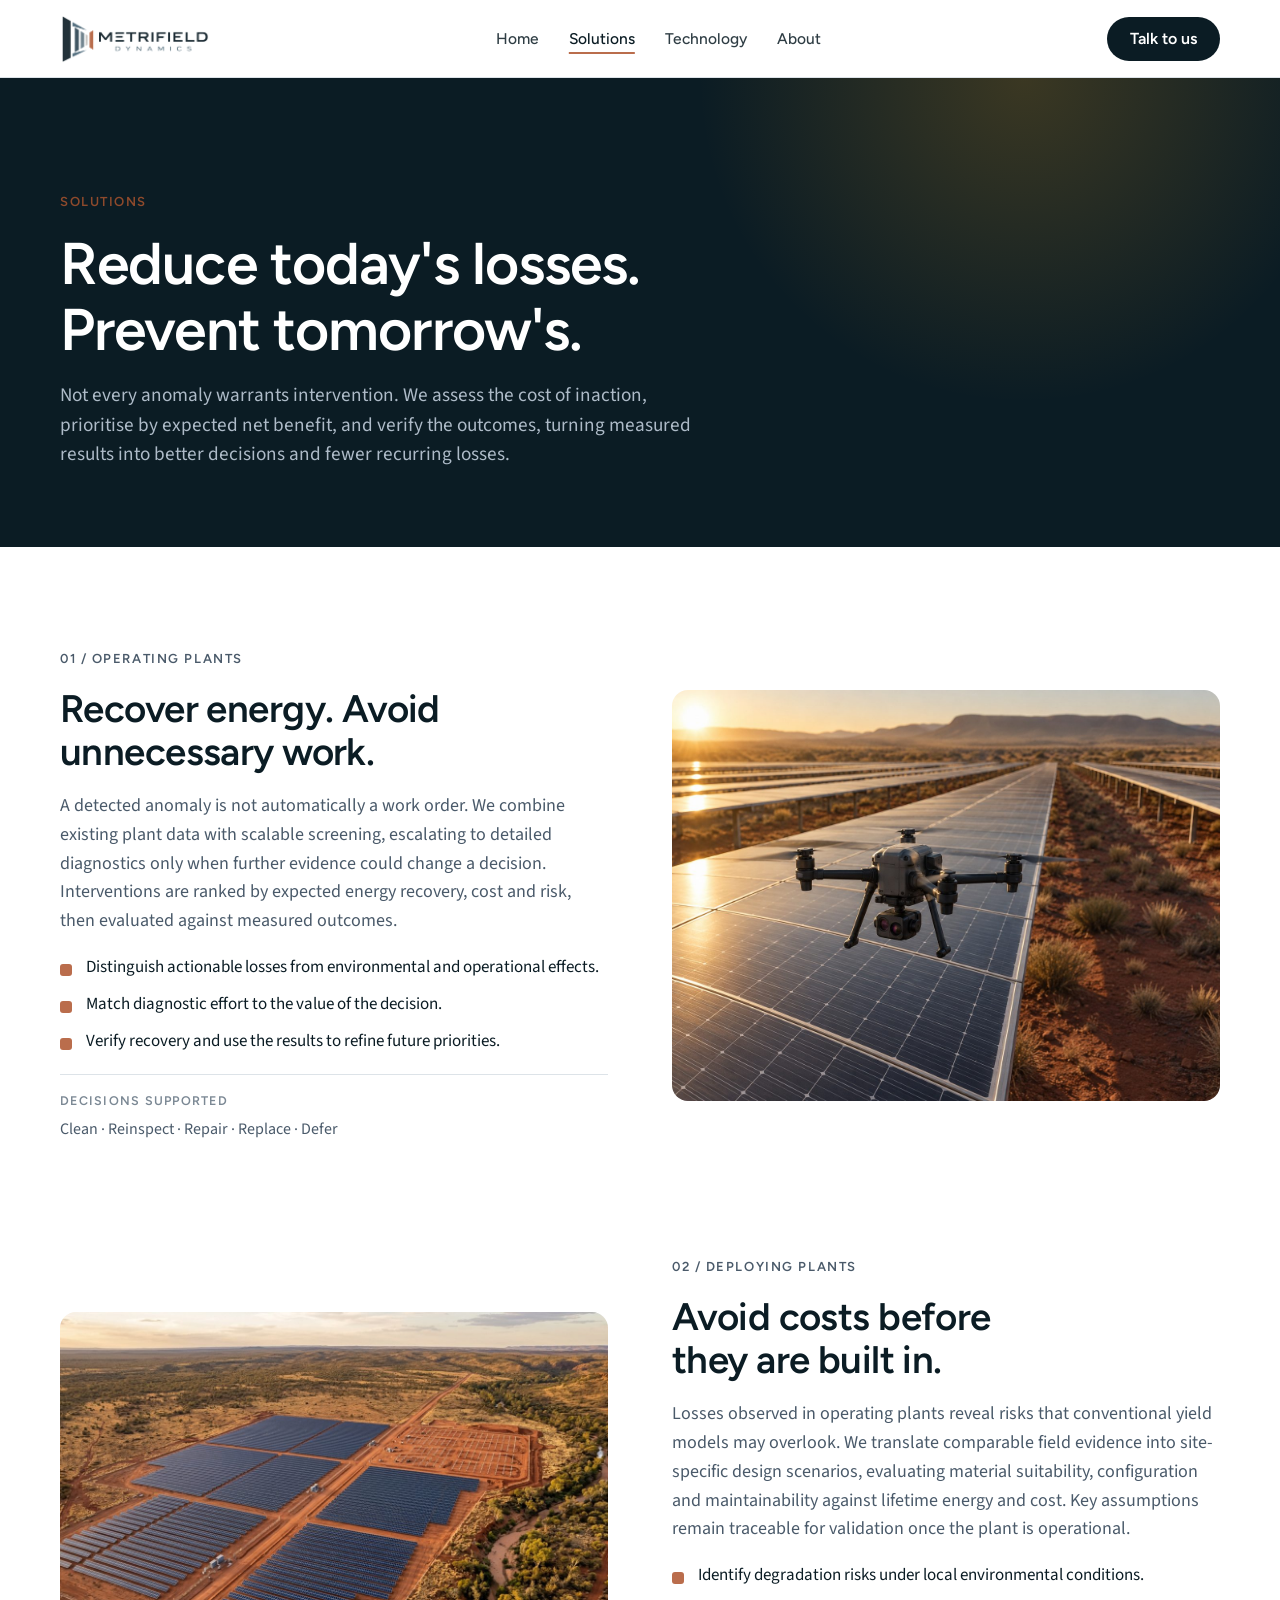
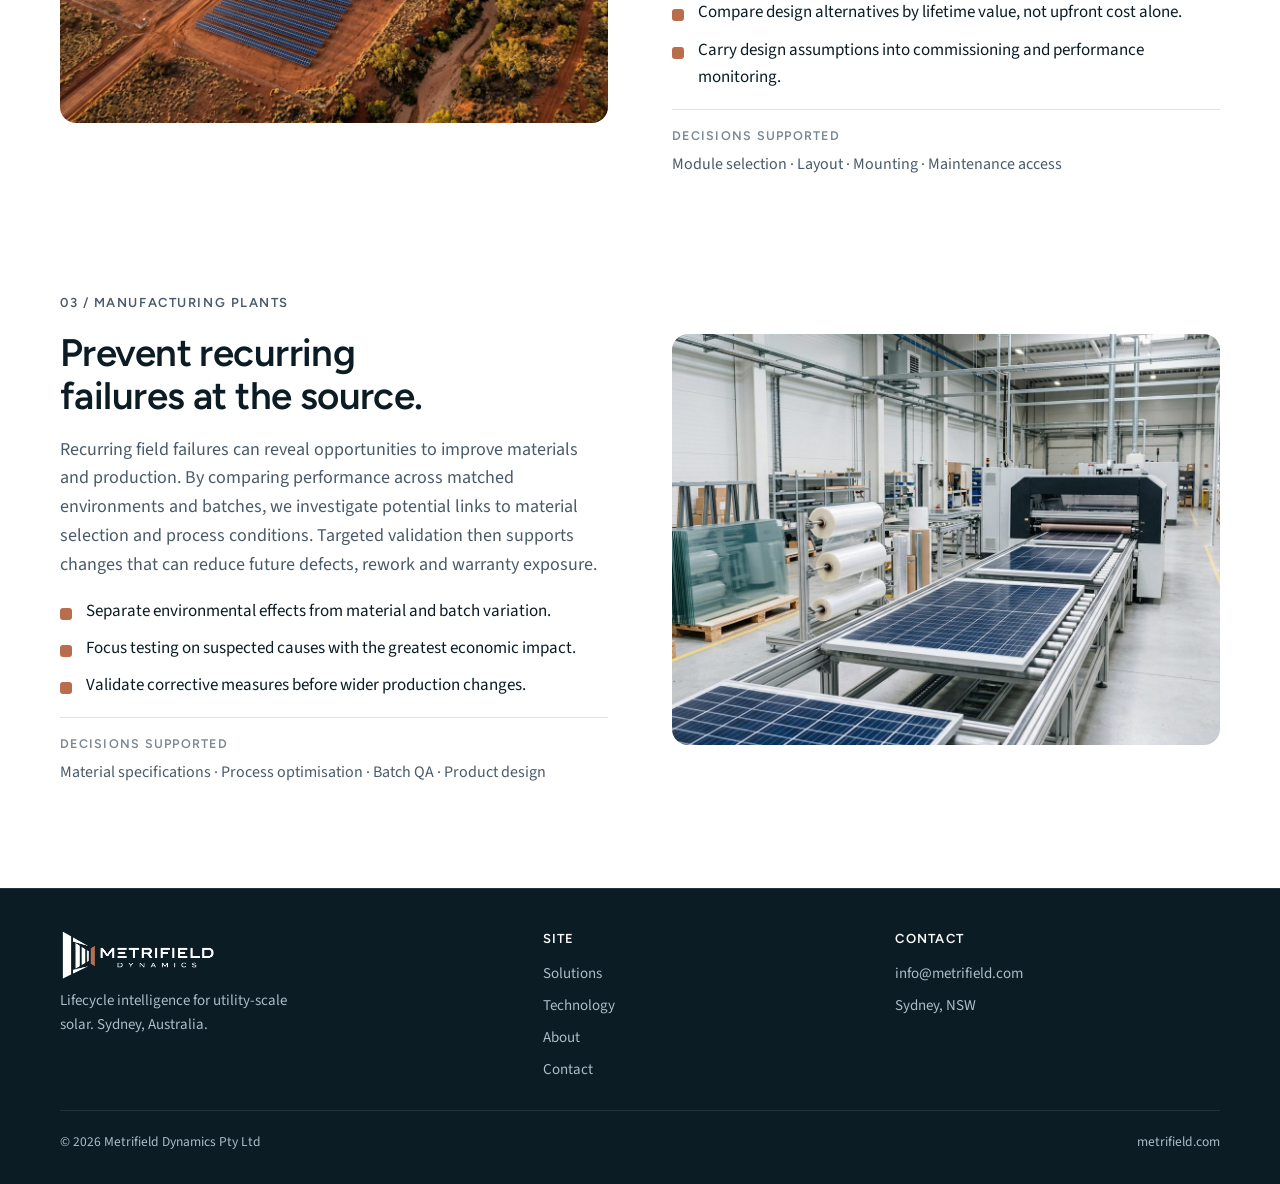
<file: solutions.html>
<!doctype html>
<html lang="en-AU">
<head>
<meta charset="utf-8">
<meta name="viewport" content="width=device-width, initial-scale=1, viewport-fit=cover">
<title>Solutions — Metrifield Dynamics</title>
<meta name="description" content="Decision support for operating plants, planned plants and module manufacturers, from one condition and degradation database.">
<link rel="canonical" href="https://www.metrifield.com/solutions.html">
<meta property="og:title" content="Solutions — Metrifield Dynamics">
<meta property="og:description" content="Decision support for operating plants, planned plants and module manufacturers, from one condition and degradation database.">
<meta property="og:image" content="https://www.metrifield.com/assets/hero-poster.jpg">
<meta property="og:type" content="website">
<link rel="icon" type="image/png" href="assets/favicon.png">
<link rel="apple-touch-icon" href="assets/favicon.png">
<link rel="preconnect" href="https://fonts.googleapis.com">
<link rel="preconnect" href="https://fonts.gstatic.com" crossorigin>
<link rel="stylesheet" href="https://fonts.googleapis.com/css2?family=Figtree:wght@500;600;700&family=Source+Sans+3:wght@400;500;600&display=swap">
<link rel="stylesheet" href="styles.css">
</head>
<body>

<header class="nav nav-solid" id="nav">
  <div class="wrap">
    <a class="brand" href="index.html" aria-label="Metrifield Dynamics home"><img class="logo logo-dark" src="assets/logo.png" alt="Metrifield Dynamics" width="1227" height="410"><img class="logo logo-light" src="assets/logo-white.png" alt="" width="1227" height="410" aria-hidden="true"></a>
    <nav class="nav-links" aria-label="Main"><a href="index.html">Home</a><a href="solutions.html" aria-current="page">Solutions</a><a href="technology.html">Technology</a><a href="about.html">About</a></nav>
    <a class="btn btn-dark nav-cta" href="contact.html">Talk to us</a>
    <button class="nav-toggle" type="button" aria-label="Menu" aria-expanded="false" aria-controls="nav"><svg viewBox="0 0 24 24" fill="none" stroke="currentColor" stroke-width="2" stroke-linecap="round"><path d="M4 7h16M4 12h16M4 17h16"/></svg></button>
  </div>
</header>

<main>
<section class="page-hero">
  <div class="wrap">
    <p class="eyebrow">Solutions</p>
    <h1>Reduce today's losses. Prevent tomorrow's.</h1>
    <p class="lede">Not every anomaly warrants intervention. We assess the cost of inaction, prioritise by expected net benefit, and verify the outcomes, turning measured results into better decisions and fewer recurring losses.</p>
  </div>
</section>

<section class="band">
  <div class="wrap">
    <div class="sol" id="operators">
      <div class="sol-text">
        <p class="eyebrow">01 / Operating plants</p>
        <h2 class="h2">Recover energy. Avoid unnecessary work.</h2>
        <p>A detected anomaly is not automatically a work order. We combine existing plant data with scalable screening, escalating to detailed diagnostics only when further evidence could change a decision. Interventions are ranked by expected energy recovery, cost and risk, then evaluated against measured outcomes.</p>
        <ul>
          <li>Distinguish actionable losses from environmental and operational effects.</li>
          <li>Match diagnostic effort to the value of the decision.</li>
          <li>Verify recovery and use the results to refine future priorities.</li>
        </ul>
        <p class="decides"><b>Decisions supported</b>Clean · Reinspect · Repair · Replace · Defer</p>
      </div>
      <div class="sol-media"><img src="assets/drone.jpg" alt="Inspection drone flying over rows of solar modules" loading="lazy"></div>
    </div>

    <div class="sol" id="developers">
      <div class="sol-text">
        <p class="eyebrow">02 / Deploying plants</p>
        <h2 class="h2">Avoid costs before they are built in.</h2>
        <p>Losses observed in operating plants reveal risks that conventional yield models may overlook. We translate comparable field evidence into site-specific design scenarios, evaluating material suitability, configuration and maintainability against lifetime energy and cost. Key assumptions remain traceable for validation once the plant is operational.</p>
        <ul>
          <li>Identify degradation risks under local environmental conditions.</li>
          <li>Compare design alternatives by lifetime value, not upfront cost alone.</li>
          <li>Carry design assumptions into commissioning and performance monitoring.</li>
        </ul>
        <p class="decides"><b>Decisions supported</b>Module selection · Layout · Mounting · Maintenance access</p>
      </div>
      <div class="sol-media"><img src="assets/aerial.jpg" alt="Aerial view of a solar farm layout" loading="lazy"></div>
    </div>

    <div class="sol" id="manufacturers">
      <div class="sol-text">
        <p class="eyebrow">03 / Manufacturing plants</p>
        <h2 class="h2">Prevent recurring failures at the source.</h2>
        <p>Recurring field failures can reveal opportunities to improve materials and production. By comparing performance across matched environments and batches, we investigate potential links to material selection and process conditions. Targeted validation then supports changes that can reduce future defects, rework and warranty exposure.</p>
        <ul>
          <li>Separate environmental effects from material and batch variation.</li>
          <li>Focus testing on suspected causes with the greatest economic impact.</li>
          <li>Validate corrective measures before wider production changes.</li>
        </ul>
        <p class="decides"><b>Decisions supported</b>Material specifications · Process optimisation · Batch QA · Product design</p>
      </div>
      <div class="sol-media"><img src="assets/factory.jpg" alt="Solar module lamination line" loading="lazy"></div>
    </div>
  </div>
</section>

</main>
<footer>
  <div class="wrap">
    <div class="fcol">
      <a class="brand" href="index.html"><img class="logo" src="assets/logo-white.png" alt="Metrifield Dynamics" width="1227" height="410"></a>
      <p style="max-width:34ch">Lifecycle intelligence for utility-scale solar. Sydney, Australia.</p>
    </div>
    <div class="fcol"><b>Site</b><a href="solutions.html">Solutions</a><a href="technology.html">Technology</a><a href="about.html">About</a><a href="contact.html">Contact</a></div>
    <div class="fcol"><b>Contact</b><a href="mailto:info@metrifield.com">info@metrifield.com</a><span>Sydney, NSW</span></div>
    <div class="legal"><span>© 2026 Metrifield Dynamics Pty Ltd</span><span>metrifield.com</span></div>
  </div>
</footer>
<script>
(function(){
  var n=document.getElementById('nav'),b=n&&n.querySelector('.nav-toggle');
  if(b){b.addEventListener('click',function(){var o=n.classList.toggle('open');b.setAttribute('aria-expanded',o)})}
  var Z={
   1:{name:"Monsoonal north",color:"#D6A75A",regions:"Top End, far-north and tropical Queensland, the Kimberley",exposure:"Sustained heat and humidity, intense UV, a long wet season, cyclonic wind and driving rain.",material:"Encapsulants, backsheets and edge seals with proven resistance to moisture ingress and UV; corrosion-resistant connectors and frames; mounting rated for cyclonic loads.",risk:"Delamination and moisture ingress, corrosion of interconnects and junction boxes, potential-induced degradation in humid conditions, biological growth and storm damage.",cost:"Moisture-driven mechanisms tend to progress once started, so early subsurface detection has high value. Post-wet-season inspection cadence and cyclone recovery dominate O&amp;M planning."},
   2:{name:"Arid interior",color:"#C77D52",regions:"Central Australia, Pilbara and Goldfields, outback South Australia, western inland Queensland and New South Wales",exposure:"Extreme daytime heat, large day–night temperature swings, very high irradiance, dust and low humidity; remote sites with long travel distances.",material:"Interconnect and solder designs tolerant of thermal cycling; glass and coatings that resist abrasion and soiling; high-temperature-rated encapsulants and junction boxes.",risk:"Cell cracking and interconnect fatigue from thermal cycling, hot spots, soiling losses, accelerated encapsulant ageing under heat and UV.",cost:"Cleaning economics and travel cost dominate. Targeted diagnostics that avoid unnecessary site visits, and cleaning scheduled on measured recoverable energy, have the largest effect on lifetime cost."},
   3:{name:"Subtropical east",color:"#7FA8C9",regions:"South-east and central Queensland coast, New South Wales north coast",exposure:"Warm, humid summers with severe storms and hail, high rainfall, salt load near the coast.",material:"Hail-rated front glass and frames; moisture-resistant encapsulation; corrosion protection within the coastal belt.",risk:"Hail impact and resulting micro-cracks, moisture ingress after storm damage, PID in humid periods, coastal corrosion.",cost:"Event-triggered screening after storms, and distinguishing cosmetic from performance-affecting hail damage, avoid both missed losses and unnecessary replacement."},
   4:{name:"Temperate south-east",color:"#5F8F7A",regions:"Sydney, Hunter, Riverina and tablelands, the ACT, Victoria",exposure:"Moderate climate with frost, winter rain, variable irradiance, occasional heat extremes and bushfire smoke.",material:"Mainstream module constructions perform well; attention to frost tolerance, drainage and seasonal soiling from dust, pollen and smoke.",risk:"Gradual degradation rather than acute failure; seasonal soiling; occasional heatwave stress; smoke and ash deposition.",cost:"Lower exposure means intervention value is driven by gradual drift. Condition tracking over repeat inspections separates slow degradation from seasonal effects and times cleaning where it pays."},
   5:{name:"Mediterranean south-west",color:"#9C8E6A",regions:"Perth and the south-west of Western Australia, Adelaide and the South Australian coast",exposure:"Hot, dry summers, cool wet winters, persistent coastal salt and strong winds near the coast.",material:"Corrosion-resistant frames, fasteners and connectors; anti-soiling surfaces for the dry season; robust seals against salt-laden moisture.",risk:"Salt corrosion of metallic components, summer soiling, thermal stress during heatwaves.",cost:"Salt accelerates degradation of exposed metals; the value of cleaning is strongly seasonal. Corrosion checks and dry-season cleaning schedules shape lifetime cost."},
   6:{name:"Cool temperate Tasmania",color:"#6E7F99",regions:"Tasmania",exposure:"Lower irradiance, frequent moisture, strong winds and cool temperatures; coastal salt on exposed sites.",material:"Wind-load-rated mounting; seals and junction boxes resistant to persistent moisture; designs that tolerate low-light operation.",risk:"Moisture ingress, mechanical stress from wind, biological growth and soiling in damp conditions.",cost:"A lower energy baseline changes intervention economics: the same defect recovers less energy, so prioritisation by net benefit matters more, not less."}
  };
  var sel=document.getElementById('zone-select'),panel=document.getElementById('zone-panel');
  function showZone(k){var z=Z[k]; if(!z||!panel)return; panel.hidden=false;
    document.getElementById('zp-dot').style.background=z.color; document.getElementById('zp-eyebrow').textContent='Zone '+k;
    document.getElementById('zp-title').textContent=z.name; document.getElementById('zp-regions').textContent=z.regions;
    document.getElementById('zp-exposure').innerHTML=z.exposure; document.getElementById('zp-material').innerHTML=z.material;
    document.getElementById('zp-risk').innerHTML=z.risk; document.getElementById('zp-cost').innerHTML=z.cost;
    document.querySelectorAll('.zone-pin').forEach(function(e){e.classList.toggle('active',e.getAttribute('data-zone')===String(k))});
    if(sel&&sel.value!==String(k)){for(var i=0;i<sel.options.length;i++){if(sel.options[i].value===String(k)){sel.selectedIndex=i;break}}}
    panel.scrollIntoView({behavior:'smooth',block:'nearest'});
  }
  if(sel){sel.addEventListener('change',function(){if(sel.value)showZone(sel.value)})}
  document.querySelectorAll('.zone-pin').forEach(function(e){
    e.addEventListener('click',function(){showZone(e.getAttribute('data-zone'))});
    e.addEventListener('keydown',function(ev){if(ev.key==='Enter'||ev.key===' '){ev.preventDefault();showZone(e.getAttribute('data-zone'))}});
  });
  var f=document.getElementById('contact-form');
  if(f){f.addEventListener('submit',function(e){
    e.preventDefault();
    var d=new FormData(f),s='Enquiry from '+(d.get('name')||'')+' — '+(d.get('org')||'');
    var body='Name: '+d.get('name')+'\nOrganisation: '+d.get('org')+'\nEmail: '+d.get('email')+'\nI am: '+d.get('type')+'\n\n'+d.get('msg');
    f.classList.add('sent');
    try{window.location.href='mailto:info@metrifield.com?subject='+encodeURIComponent(s)+'&body='+encodeURIComponent(body)}catch(err){}
  })}
})();
</script>
</body>
</html>
</file>
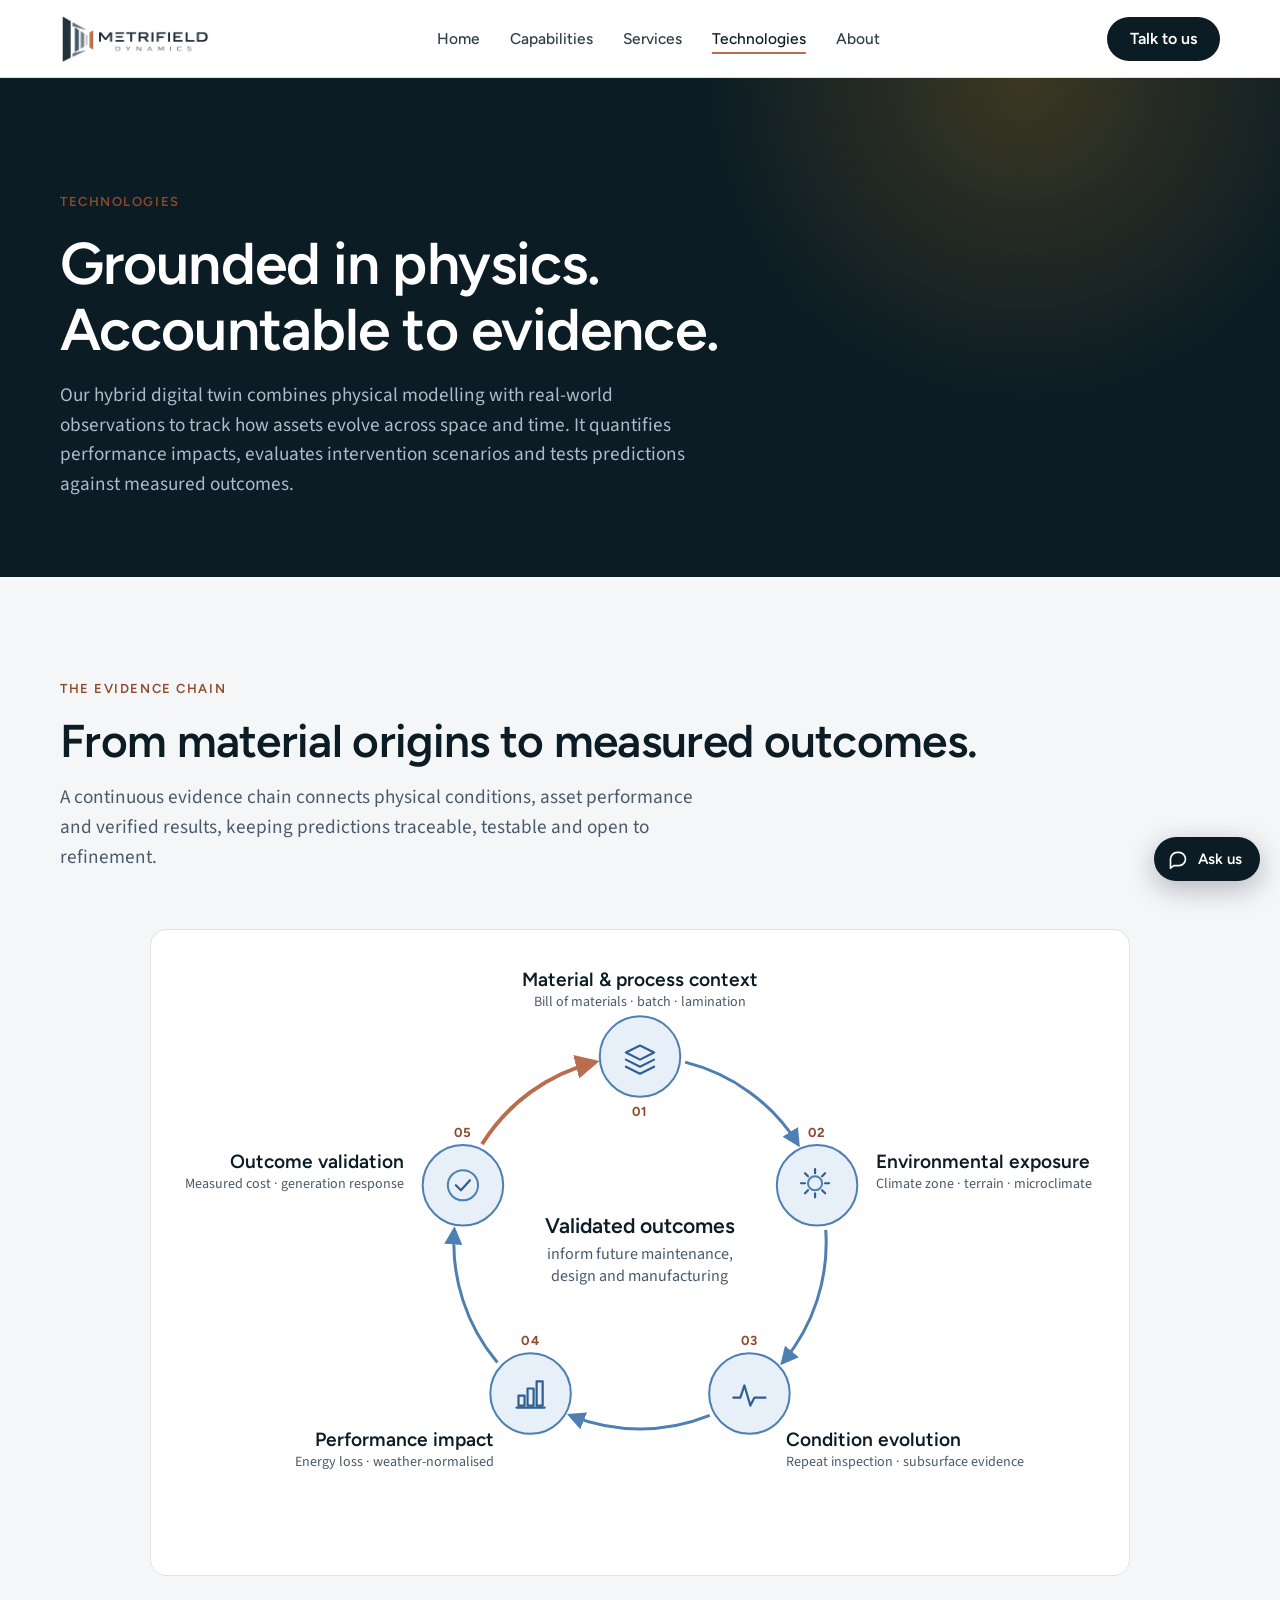
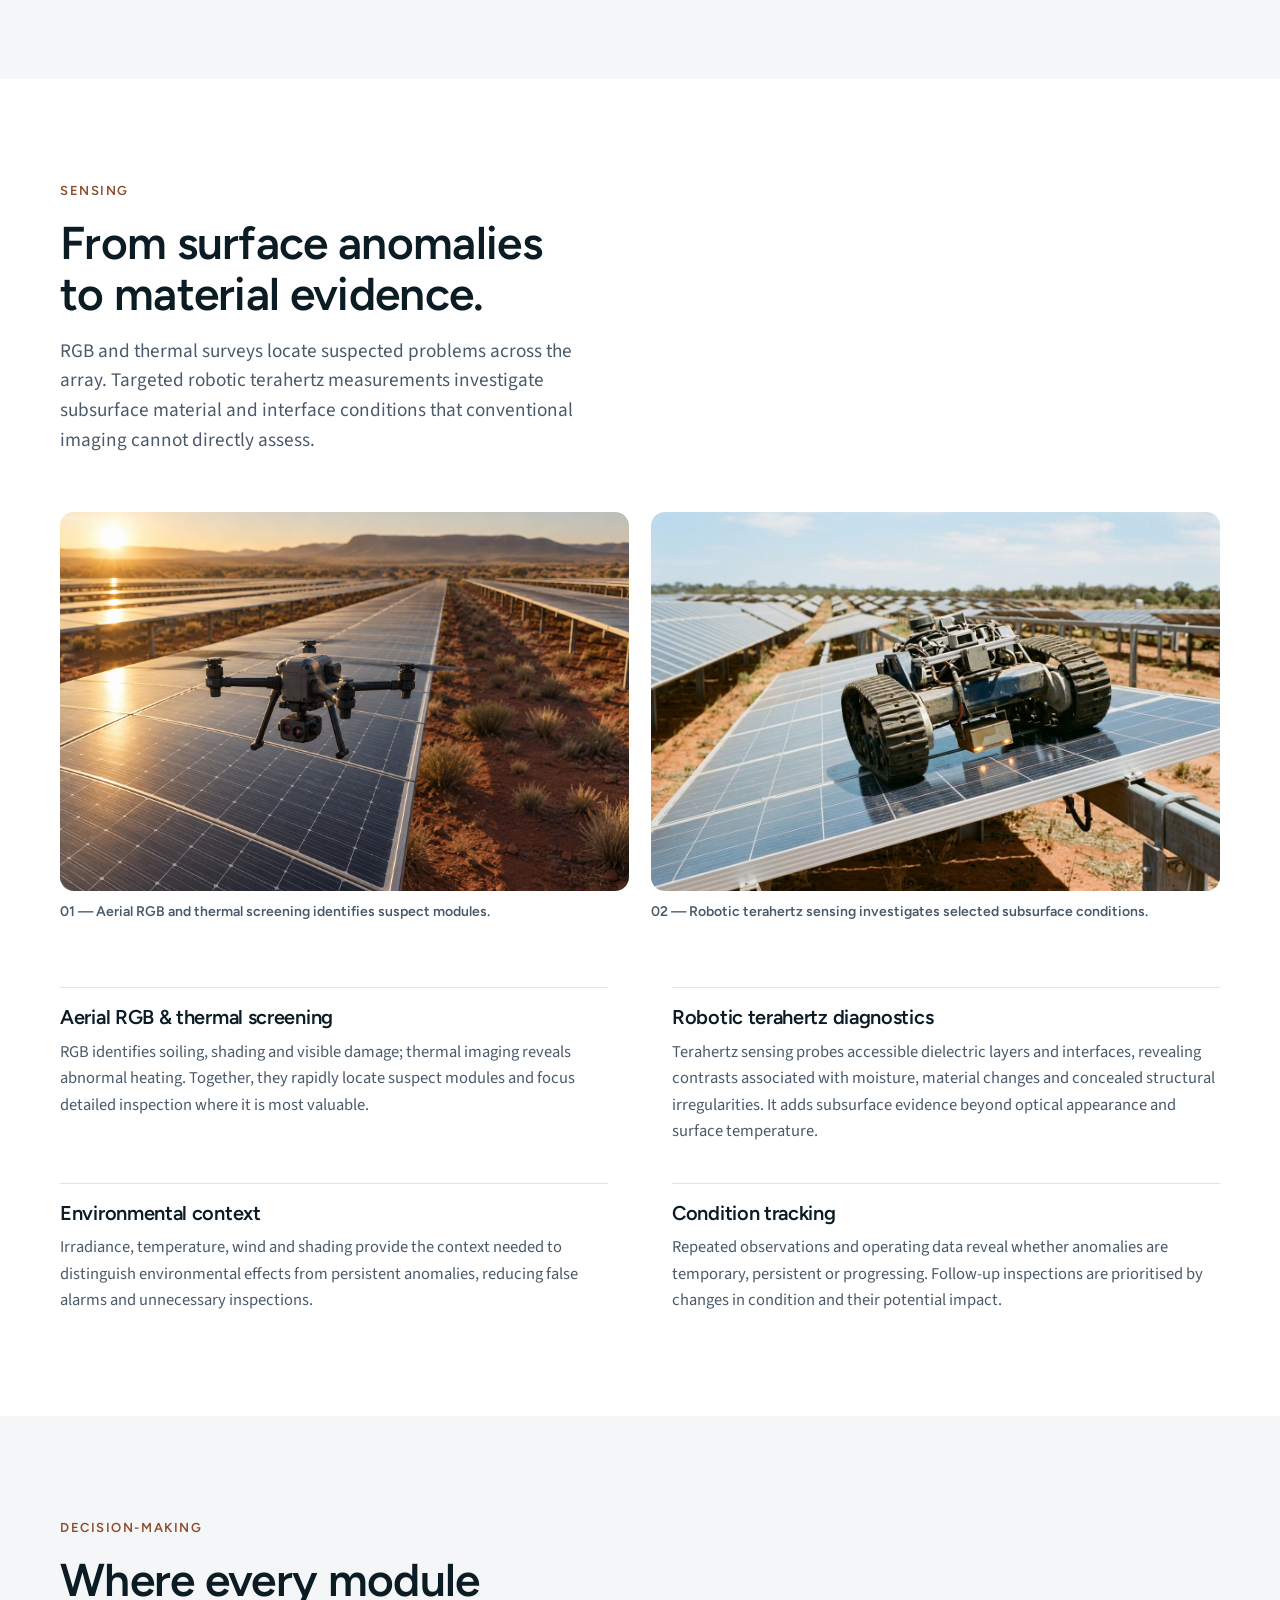
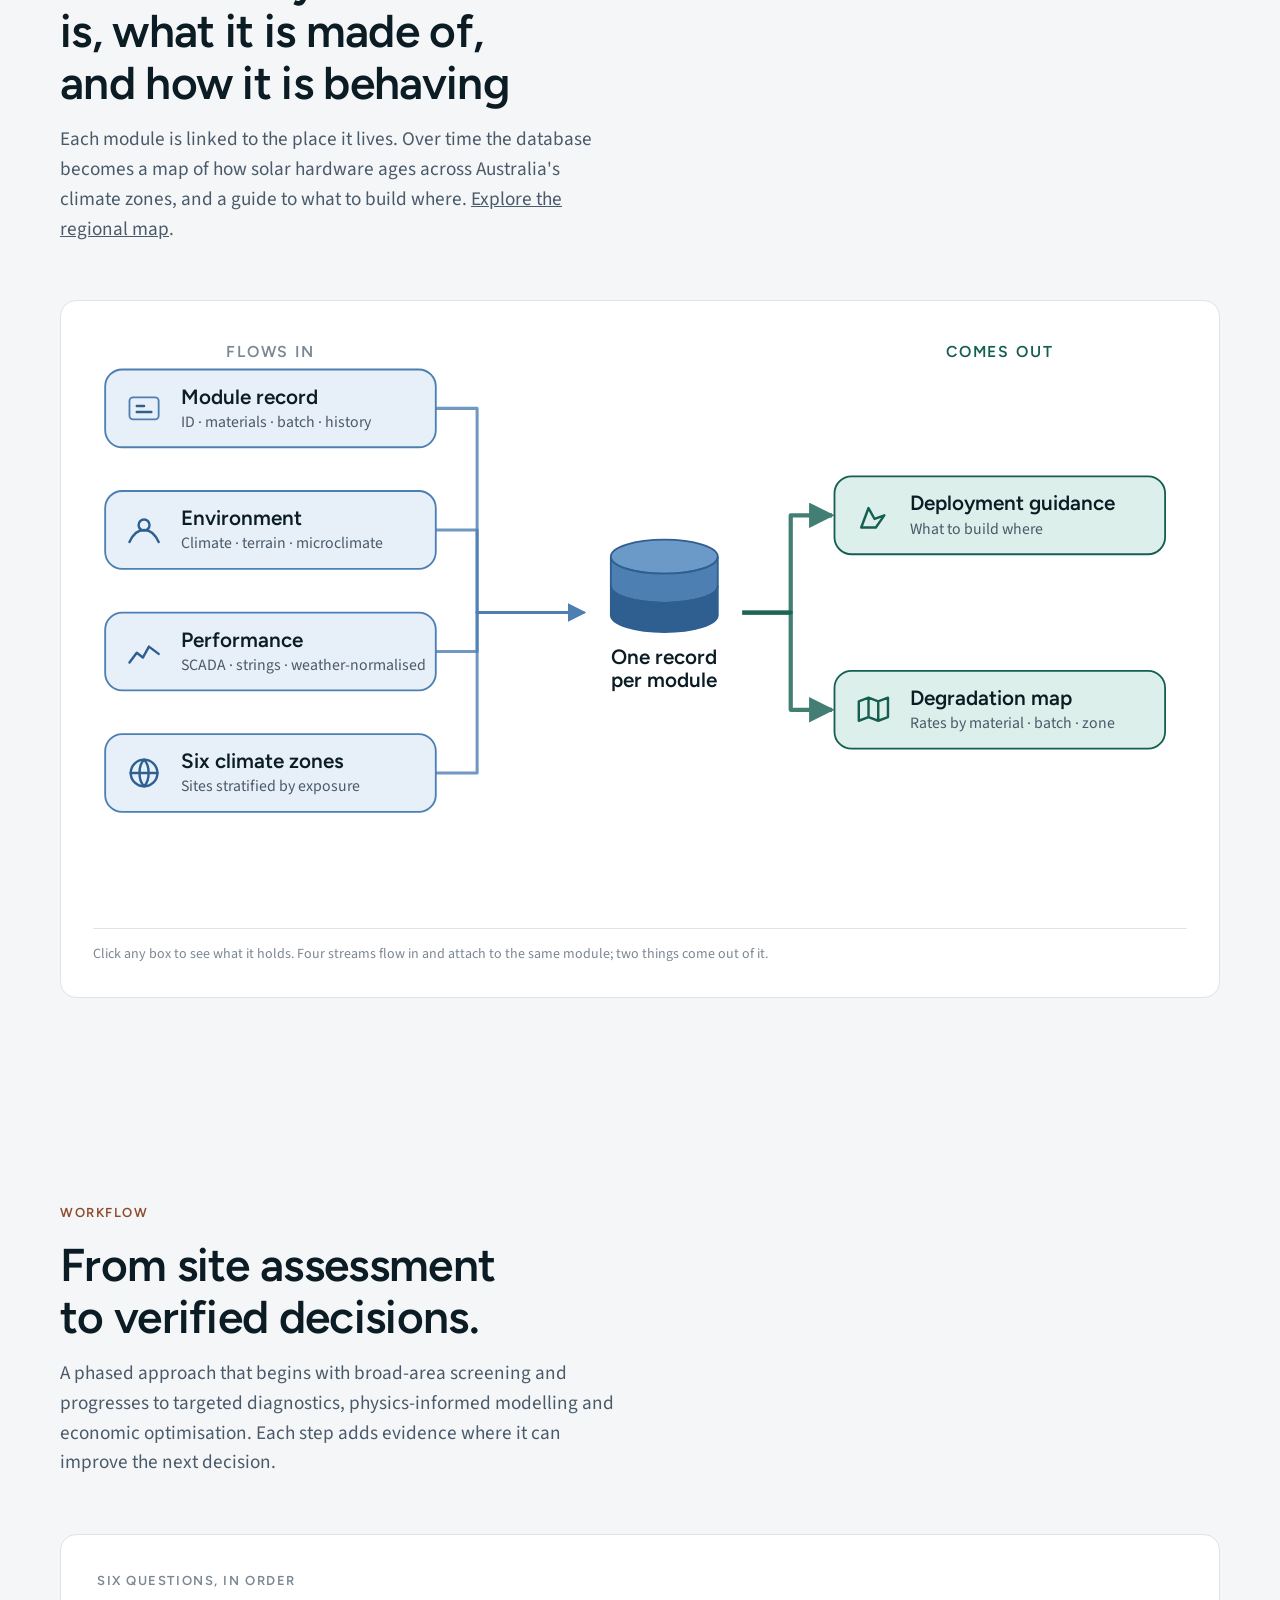
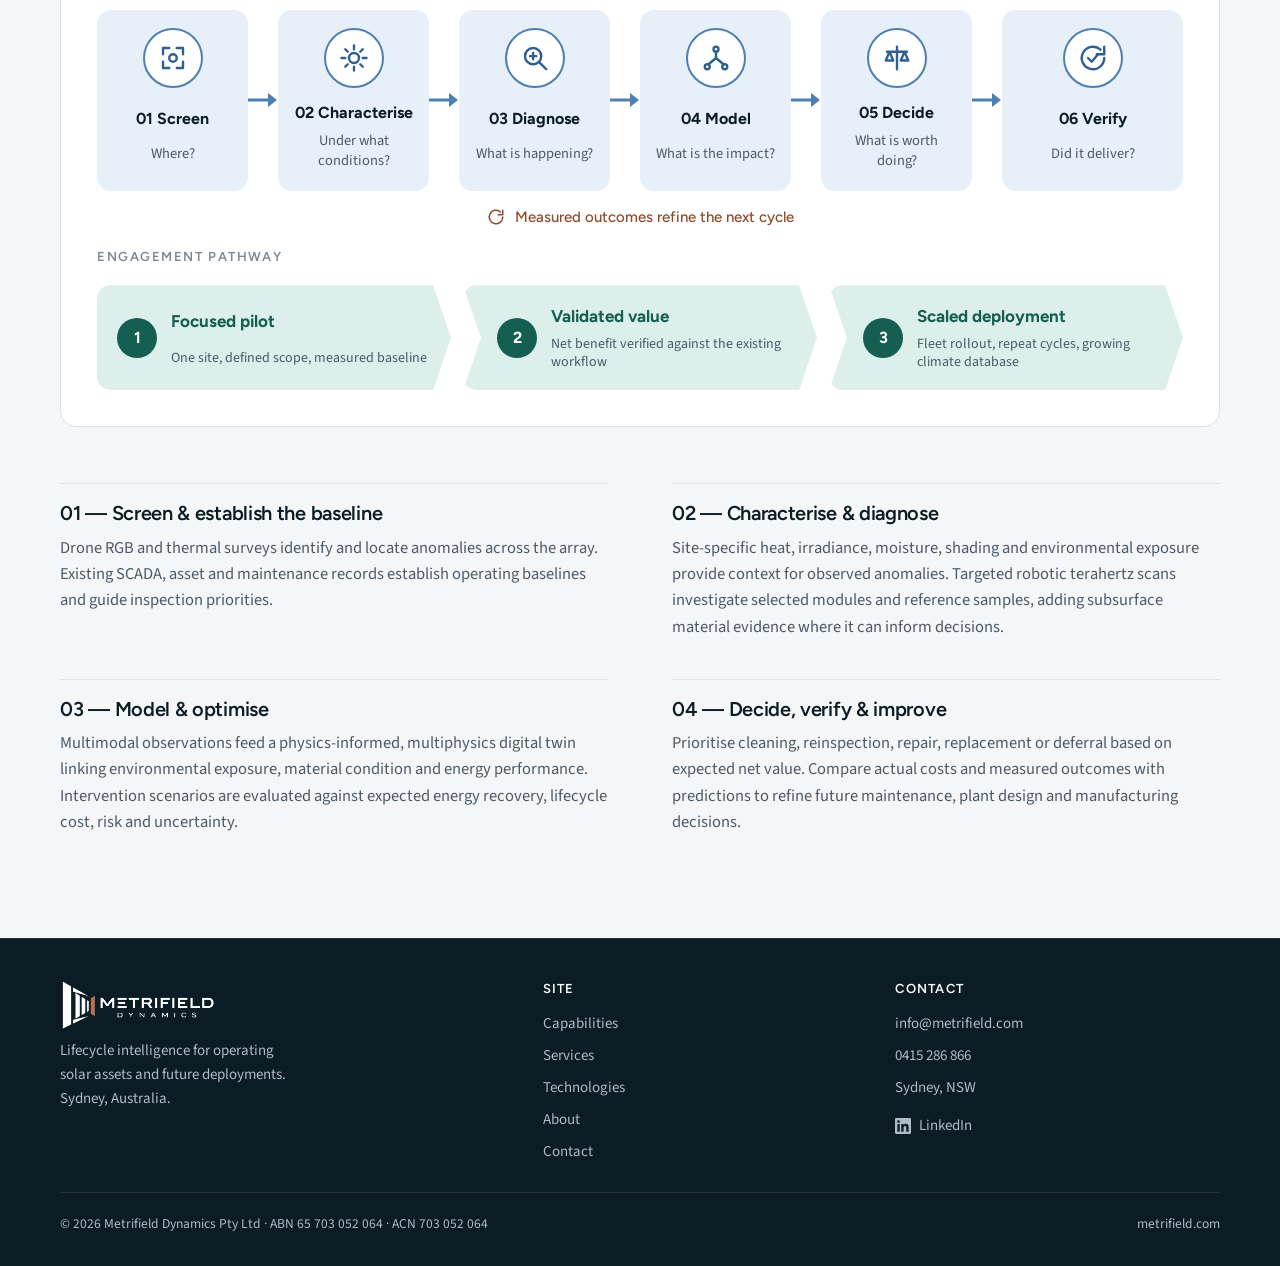
<file: technology.html>
<!doctype html>
<html lang="en-AU">
<head>
<meta charset="utf-8">
<meta name="viewport" content="width=device-width, initial-scale=1, viewport-fit=cover">
<title>Technologies — Metrifield Dynamics</title>
<meta name="description" content="Tiered RGB, thermal and terahertz sensing, a multimodal asset record and a hybrid physics-and-data digital twin that predicts the most economical action.">
<link rel="canonical" href="https://www.metrifield.com/technology.html">
<meta property="og:title" content="Technologies — Metrifield Dynamics">
<meta property="og:description" content="Tiered RGB, thermal and terahertz sensing, a multimodal asset record and a hybrid physics-and-data digital twin that predicts the most economical action.">
<meta property="og:image" content="https://www.metrifield.com/assets/hero-poster.jpg">
<meta property="og:type" content="website">
<link rel="icon" type="image/png" href="assets/favicon.png">
<link rel="apple-touch-icon" href="assets/favicon.png">
<link rel="preconnect" href="https://fonts.googleapis.com">
<link rel="preconnect" href="https://fonts.gstatic.com" crossorigin>
<link rel="stylesheet" href="https://fonts.googleapis.com/css2?family=Figtree:wght@500;600;700&family=Source+Sans+3:wght@400;500;600&display=swap">
<link rel="stylesheet" href="styles.css?v=b4b4c5e1">
</head>
<body>

<header class="nav nav-solid" id="nav">
  <div class="wrap">
    <a class="brand" href="index.html" aria-label="Metrifield Dynamics home"><img class="logo logo-dark" src="assets/logo.png" alt="Metrifield Dynamics" width="1227" height="410"><img class="logo logo-light" src="assets/logo-white.png" alt="" width="1227" height="410" aria-hidden="true"></a>
    <nav class="nav-links" aria-label="Main"><a href="index.html">Home</a><a href="capabilities.html">Capabilities</a><a href="services.html">Services</a><a href="technology.html" aria-current="page">Technologies</a><a href="about.html">About</a></nav>
    <a class="btn btn-dark nav-cta" href="contact.html">Talk to us</a>
    <button class="nav-toggle" type="button" aria-label="Menu" aria-expanded="false" aria-controls="nav"><svg viewBox="0 0 24 24" fill="none" stroke="currentColor" stroke-width="2" stroke-linecap="round"><path d="M4 7h16M4 12h16M4 17h16"/></svg></button>
  </div>
</header>

<main>
<section class="page-hero">
  <div class="wrap">
    <p class="eyebrow">Technologies</p>
    <h1>Grounded in physics. Accountable to evidence.</h1>
    <p class="lede">Our hybrid digital twin combines physical modelling with real-world observations to track how assets evolve across space and time. It quantifies performance impacts, evaluates intervention scenarios and tests predictions against measured outcomes.</p>
  </div>
</section>

<section class="band band-tint" id="chain">
  <div class="wrap">
    <div class="section-head">
      <p class="eyebrow">The evidence chain</p>
      <h2 class="h2 h2-wide">From material origins to measured outcomes.</h2>
      <p class="lede">A continuous evidence chain connects physical conditions, asset performance and verified results, keeping predictions traceable, testable and open to refinement.</p>
    </div>
    <div class="chainwrap"><svg class="chainloop" viewBox="0 0 900 560" role="img" aria-label="The evidence chain as a loop: material and process context, environmental exposure, condition evolution, performance impact, outcome validation, feeding back to the start">
<defs><marker id="arrow" viewBox="0 0 10 10" refX="8" refY="5" markerWidth="6" markerHeight="6" orient="auto-start-reverse"><path d="M0 0L10 5L0 10z" fill="context-stroke"/></marker></defs>
<path d="M494.8 95.5 A185 185 0 0 1 606.9 177.0" class="arc" marker-end="url(#arrow)"/>
<path d="M634.5 262.1 A185 185 0 0 1 591.7 393.9" class="arc" marker-end="url(#arrow)"/>
<path d="M519.3 446.5 A185 185 0 0 1 380.7 446.5" class="arc" marker-end="url(#arrow)"/>
<path d="M308.3 393.9 A185 185 0 0 1 265.5 262.1" class="arc" marker-end="url(#arrow)"/>
<path d="M293.1 177.0 A185 185 0 0 1 405.2 95.5" class="arc arc-back" marker-end="url(#arrow)"/>
<g class="node"><circle cx="450.0" cy="90.0" r="40"/><g transform="translate(450.0 90.0)" class="nico"><path d="M-14 -4l14-7 14 7-14 7z"/><path d="M-14 3l14 7 14-7"/><path d="M-14 10l14 7 14-7"/></g><text x="450.0" y="149.0" text-anchor="middle" class="num">01</text><text x="450.0" y="20.0" text-anchor="middle" class="lbl">Material &amp; process context</text><text x="450.0" y="40.0" text-anchor="middle" class="sub">Bill of materials · batch · lamination</text></g>
<g class="node"><circle cx="625.9" cy="217.8" r="40"/><g transform="translate(625.9 217.8)" class="nico"><circle cx="-2" cy="-2" r="7"/><path d="M-2 -16v4M-2 8v4M-16 -2h4M8 -2h4M-12 -12l3 3M5 5l3 3M-12 8l3-3M5 -9l3-3"/></g><text x="625.9" y="169.8" text-anchor="middle" class="num">02</text><text x="684.9" y="200.7" text-anchor="start" class="lbl">Environmental exposure</text><text x="684.9" y="220.7" text-anchor="start" class="sub">Climate zone · terrain · microclimate</text></g>
<g class="node"><circle cx="558.7" cy="424.7" r="40"/><g transform="translate(558.7 424.7)" class="nico"><path d="M-16 4h7l4-12 6 20 4-8h11"/></g><text x="558.7" y="376.7" text-anchor="middle" class="num">03</text><text x="595.2" y="476.8" text-anchor="start" class="lbl">Condition evolution</text><text x="595.2" y="496.8" text-anchor="start" class="sub">Repeat inspection · subsurface evidence</text></g>
<g class="node"><circle cx="341.3" cy="424.7" r="40"/><g transform="translate(341.3 424.7)" class="nico"><path d="M-14 14h28"/><rect x="-12" y="2" width="6" height="10"/><rect x="-3" y="-5" width="6" height="17"/><rect x="6" y="-12" width="6" height="24"/></g><text x="341.3" y="376.7" text-anchor="middle" class="num">04</text><text x="304.8" y="476.8" text-anchor="end" class="lbl">Performance impact</text><text x="304.8" y="496.8" text-anchor="end" class="sub">Energy loss · weather-normalised</text></g>
<g class="node"><circle cx="274.1" cy="217.8" r="40"/><g transform="translate(274.1 217.8)" class="nico"><circle cx="0" cy="0" r="15"/><path d="M-7 0l5 5 9-10"/></g><text x="274.1" y="169.8" text-anchor="middle" class="num">05</text><text x="215.1" y="200.7" text-anchor="end" class="lbl">Outcome validation</text><text x="215.1" y="220.7" text-anchor="end" class="sub">Measured cost · generation response</text></g>
<text x="450" y="265" text-anchor="middle" class="centre">Validated outcomes</text>
<text x="450" y="291" text-anchor="middle" class="centre2">inform future maintenance,</text>
<text x="450" y="313" text-anchor="middle" class="centre2">design and manufacturing</text>
</svg></div>
  </div>
</section>

<section class="band">
  <div class="wrap">
    <div class="section-head">
      <p class="eyebrow">Sensing</p>
      <h2 class="h2">From surface anomalies to material evidence.</h2>
      <p class="lede">RGB and thermal surveys locate suspected problems across the array. Targeted robotic terahertz measurements investigate subsurface material and interface conditions that conventional imaging cannot directly assess.</p>
    </div>
    <div class="duo">
      <figure><img src="assets/drone.jpg" alt="Inspection drone with RGB and thermal camera over a solar array" loading="lazy"><figcaption>01 — Aerial RGB and thermal screening identifies suspect modules.</figcaption></figure>
      <figure><img src="assets/crawler.jpg" alt="Crawler robot on a solar module carrying a terahertz scanner" loading="lazy"><figcaption>02 — Robotic terahertz sensing investigates selected subsurface conditions.</figcaption></figure>
    </div>
    <div class="grid2">
      <div><h3>Aerial RGB &amp; thermal screening</h3><p>RGB identifies soiling, shading and visible damage; thermal imaging reveals abnormal heating. Together, they rapidly locate suspect modules and focus detailed inspection where it is most valuable.</p></div>
      <div><h3>Robotic terahertz diagnostics</h3><p>Terahertz sensing probes accessible dielectric layers and interfaces, revealing contrasts associated with moisture, material changes and concealed structural irregularities. It adds subsurface evidence beyond optical appearance and surface temperature.</p></div>
      <div><h3>Environmental context</h3><p>Irradiance, temperature, wind and shading provide the context needed to distinguish environmental effects from persistent anomalies, reducing false alarms and unnecessary inspections.</p></div>
      <div><h3>Condition tracking</h3><p>Repeated observations and operating data reveal whether anomalies are temporary, persistent or progressing. Follow-up inspections are prioritised by changes in condition and their potential impact.</p></div>
    </div>
  </div>
</section>

<section class="band band-tint" id="database">
  <div class="wrap">
    <div class="section-head">
      <p class="eyebrow">Decision-making</p>
      <h2 class="h2">Where every module is, what it is made of, and how it is behaving</h2>
      <p class="lede">Each module is linked to the place it lives. Over time the database becomes a map of how solar hardware ages across Australia's climate zones, and a guide to what to build where. <a href="index.html#regions">Explore the regional map</a>.</p>
    </div>

    <div class="hubwrap">
      <div class="hubscroll"><svg class="hub" viewBox="0 0 900 460" role="img" aria-label="Four input streams flow into one database record per module; two outputs are drawn from it">
<defs><marker id="harrow" viewBox="0 0 10 10" refX="9" refY="5" markerWidth="6" markerHeight="6" orient="auto"><path d="M0 0L10 5L0 10z" fill="context-stroke"/></marker></defs>
<text x="146.0" y="20" text-anchor="middle" class="hhead">Flows in</text>
<text x="746.0" y="20" text-anchor="middle" class="hhead hhead-out">Comes out</text>
<path class="hlink" data-h="record" d="M282 62 H316 V230 H404" marker-end="url(#harrow)"/>
<path class="hlink" data-h="environment" d="M282 162 H316 V230 H404" marker-end="url(#harrow)"/>
<path class="hlink" data-h="performance" d="M282 262 H316 V230 H404" marker-end="url(#harrow)"/>
<path class="hlink" data-h="zones" d="M282 362 H316 V230 H404" marker-end="url(#harrow)"/>
<path class="hlink hout" data-h="guidance" d="M534 230 H574 V150 H608" marker-end="url(#harrow)"/>
<path class="hlink hout" data-h="map" d="M534 230 H574 V310 H608" marker-end="url(#harrow)"/>
<g class="hnode" data-h="record" role="button" tabindex="0" aria-label="Module record"><rect x="10" y="30.0" width="272" height="64" rx="14"/><g transform="translate(42 62)" class="hicon"><rect x="-12" y="-9" width="24" height="18" rx="3"/><path d="M-6 -2h6M-6 3h12"/></g><text x="72" y="58" class="hlabel">Module record</text><text x="72" y="77" class="hsub">ID · materials · batch · history</text></g>
<g class="hnode" data-h="environment" role="button" tabindex="0" aria-label="Environment"><rect x="10" y="130.0" width="272" height="64" rx="14"/><g transform="translate(42 162)" class="hicon"><circle cx="0" cy="-4" r="4.5"/><path d="M-12 10c3-7 7-10 12-10s9 3 12 10"/></g><text x="72" y="158" class="hlabel">Environment</text><text x="72" y="177" class="hsub">Climate · terrain · microclimate</text></g>
<g class="hnode" data-h="performance" role="button" tabindex="0" aria-label="Performance"><rect x="10" y="230.0" width="272" height="64" rx="14"/><g transform="translate(42 262)" class="hicon"><path d="M-12 9l6-8 5 4 5-9 8 6"/></g><text x="72" y="258" class="hlabel">Performance</text><text x="72" y="277" class="hsub">SCADA · strings · weather-normalised</text></g>
<g class="hnode" data-h="zones" role="button" tabindex="0" aria-label="Six climate zones"><rect x="10" y="330.0" width="272" height="64" rx="14"/><g transform="translate(42 362)" class="hicon"><circle cx="0" cy="0" r="11"/><path d="M-11 0h22M0 -11c-5 5-5 17 0 22M0 -11c5 5 5 17 0 22"/></g><text x="72" y="358" class="hlabel">Six climate zones</text><text x="72" y="377" class="hsub">Sites stratified by exposure</text></g>
<g class="hnode hnode-out" data-h="guidance" role="button" tabindex="0" aria-label="Deployment guidance"><rect x="610" y="118.0" width="272" height="64" rx="14"/><g transform="translate(642 150)" class="hicon"><path d="M-10 10l6-16 5 9 8-3-7 10z"/></g><text x="672" y="146" class="hlabel">Deployment guidance</text><text x="672" y="165" class="hsub">What to build where</text></g>
<g class="hnode hnode-out" data-h="map" role="button" tabindex="0" aria-label="Degradation map"><rect x="610" y="278.0" width="272" height="64" rx="14"/><g transform="translate(642 310)" class="hicon"><path d="M-12 -7l8-3 8 3 8-3v16l-8 3-8-3-8 3z M-4 -10v16M4 -7v16"/></g><text x="672" y="306" class="hlabel">Degradation map</text><text x="672" y="325" class="hsub">Rates by material · batch · zone</text></g>
<g class="hcore" role="button" tabindex="0" data-h="core" aria-label="The database">
    <rect x="406" y="156" width="128" height="150" rx="16" fill="#fff" stroke="none"/>
    <ellipse cx="470" cy="184" rx="44" ry="14"/><path d="M426 184v24c0 8 20 14 44 14s44-6 44-14v-24c0 8-20 14-44 14s-44-6-44-14z"/><path d="M426 208v24c0 8 20 14 44 14s44-6 44-14v-24c0 8-20 14-44 14s-44-6-44-14z" class="hcore-low"/>
    <text x="470" y="272" text-anchor="middle" class="hlabel">One record</text><text x="470" y="291" text-anchor="middle" class="hlabel">per module</text>
  </g>
</svg>
<svg class="hub hub-v" viewBox="0 0 400 650" role="img" aria-label="Four input streams flow into one database record per module; two outputs are drawn from it">
<text x="159.0" y="28" text-anchor="middle" class="hhead">Flows in</text>
<text x="241.0" y="478" text-anchor="middle" class="hhead hhead-out">Comes out</text>
<path class="hlink" data-h="record" d="M304 70 H332 V390 H232" marker-end="url(#harrow)"/>
<path class="hlink" data-h="environment" d="M304 142 H332 V390 H232" marker-end="url(#harrow)"/>
<path class="hlink" data-h="performance" d="M304 214 H332 V390 H232" marker-end="url(#harrow)"/>
<path class="hlink" data-h="zones" d="M304 286 H332 V390 H232" marker-end="url(#harrow)"/>
<path class="hlink hout" data-h="guidance" d="M110 390 H68 V520 H94" marker-end="url(#harrow)"/>
<path class="hlink hout" data-h="map" d="M110 390 H68 V592 H94" marker-end="url(#harrow)"/>
<g class="hnode" data-h="record" role="button" tabindex="0" aria-label="Module record"><rect x="14" y="40.0" width="290" height="60" rx="12"/><g transform="translate(44 70)" class="hicon"><rect x="-12" y="-9" width="24" height="18" rx="3"/><path d="M-6 -2h6M-6 3h12"/></g><text x="72" y="66" class="hlabel">Module record</text><text x="72" y="85" class="hsub">ID · materials · batch · history</text></g>
<g class="hnode" data-h="environment" role="button" tabindex="0" aria-label="Environment"><rect x="14" y="112.0" width="290" height="60" rx="12"/><g transform="translate(44 142)" class="hicon"><circle cx="0" cy="-4" r="4.5"/><path d="M-12 10c3-7 7-10 12-10s9 3 12 10"/></g><text x="72" y="138" class="hlabel">Environment</text><text x="72" y="157" class="hsub">Climate · terrain · microclimate</text></g>
<g class="hnode" data-h="performance" role="button" tabindex="0" aria-label="Performance"><rect x="14" y="184.0" width="290" height="60" rx="12"/><g transform="translate(44 214)" class="hicon"><path d="M-12 9l6-8 5 4 5-9 8 6"/></g><text x="72" y="210" class="hlabel">Performance</text><text x="72" y="229" class="hsub">SCADA · strings · weather-normalised</text></g>
<g class="hnode" data-h="zones" role="button" tabindex="0" aria-label="Six climate zones"><rect x="14" y="256.0" width="290" height="60" rx="12"/><g transform="translate(44 286)" class="hicon"><circle cx="0" cy="0" r="11"/><path d="M-11 0h22M0 -11c-5 5-5 17 0 22M0 -11c5 5 5 17 0 22"/></g><text x="72" y="282" class="hlabel">Six climate zones</text><text x="72" y="301" class="hsub">Sites stratified by exposure</text></g>
<g class="hnode hnode-out" data-h="guidance" role="button" tabindex="0" aria-label="Deployment guidance"><rect x="96" y="490.0" width="290" height="60" rx="12"/><g transform="translate(126 520)" class="hicon"><path d="M-10 10l6-16 5 9 8-3-7 10z"/></g><text x="154" y="516" class="hlabel">Deployment guidance</text><text x="154" y="535" class="hsub">What to build where</text></g>
<g class="hnode hnode-out" data-h="map" role="button" tabindex="0" aria-label="Degradation map"><rect x="96" y="562.0" width="290" height="60" rx="12"/><g transform="translate(126 592)" class="hicon"><path d="M-12 -7l8-3 8 3 8-3v16l-8 3-8-3-8 3z M-4 -10v16M4 -7v16"/></g><text x="154" y="588" class="hlabel">Degradation map</text><text x="154" y="607" class="hsub">Rates by material · batch · zone</text></g>
<g class="hcore" role="button" tabindex="0" data-h="core" aria-label="The database"><rect x="110" y="320" width="120" height="140" rx="14" fill="#fff" stroke="none"/><ellipse cx="170" cy="350" rx="40" ry="13"/><path d="M130 350v22c0 7 18 13 40 13s40-6 40-13v-22c0 7-18 13-40 13s-40-6-40-13z"/><path d="M130 372v22c0 7 18 13 40 13s40-6 40-13v-22c0 7-18 13-40 13s-40-6-40-13z" class="hcore-low"/><text x="170" y="430" text-anchor="middle" class="hlabel">One record</text><text x="170" y="448" text-anchor="middle" class="hlabel">per module</text></g>
</svg>
      <div class="hpop" id="hpanel" hidden>
        <button type="button" class="hpop-close" id="hp-close" aria-label="Close">×</button>
        <p class="eyebrow" id="hp-eyebrow">The database</p>
        <h3 id="hp-title">One record per module</h3>
        <p class="hp-what" id="hp-what"></p>
      </div></div>
      <p class="hhint">Click any box to see what it holds. Four streams flow in and attach to the same module; two things come out of it.</p>
    </div>
  </div>
</section>

<section class="band band-tint" id="how-we-work">
  <div class="wrap">
    <div class="section-head">
      <p class="eyebrow">Workflow</p>
      <h2 class="h2">From site assessment to verified decisions.</h2>
      <p class="lede">A phased approach that begins with broad-area screening and progresses to targeted diagnostics, physics-informed modelling and economic optimisation. Each step adds evidence where it can improve the next decision.</p>
    </div>
    <div class="wfcard">
      <p class="wf-title">Six questions, in order</p>
      <ol class="wflow"><li><span class="wf-ico"><svg viewBox="0 0 24 24"><path d="M4 9V4h5M15 4h5v5M20 15v5h-5M9 20H4v-5"/><circle cx="12" cy="12" r="3"/></svg></span><b>01 Screen</b><span>Where?</span></li><li><span class="wf-ico"><svg viewBox="0 0 24 24"><circle cx="12" cy="12" r="4"/><path d="M12 2v3M12 19v3M2 12h3M19 12h3M5 5l2 2M17 17l2 2M5 19l2-2M17 7l2-2"/></svg></span><b>02 Characterise</b><span>Under what conditions?</span></li><li><span class="wf-ico"><svg viewBox="0 0 24 24"><circle cx="10.5" cy="10.5" r="6.5"/><path d="M15.5 15.5L21 21M8 10.5h5M10.5 8v5"/></svg></span><b>03 Diagnose</b><span>What is happening?</span></li><li><span class="wf-ico"><svg viewBox="0 0 24 24"><circle cx="12" cy="5" r="2"/><circle cx="5" cy="19" r="2"/><circle cx="19" cy="19" r="2"/><path d="M12 7v5M12 12l-6 5M12 12l6 5"/></svg></span><b>04 Model</b><span>What is the impact?</span></li><li><span class="wf-ico"><svg viewBox="0 0 24 24"><path d="M12 3v18M4 7h16M6 7l-3 7h6zM18 7l-3 7h6z"/></svg></span><b>05 Decide</b><span>What is worth doing?</span></li><li><span class="wf-ico"><svg viewBox="0 0 24 24"><path d="M21 12a9 9 0 1 1-3-6.7"/><path d="M21 3v6h-6"/><path d="M8 12l3 3 5-6"/></svg></span><b>06 Verify</b><span>Did it deliver?</span></li></ol>
      <p class="wf-loop"><svg viewBox="0 0 24 24" aria-hidden="true"><path d="M21 12a9 9 0 1 1-3-6.7"/><path d="M21 3v6h-6"/></svg>Measured outcomes refine the next cycle</p>
      <p class="wf-title">Engagement pathway</p>
      <ol class="pathway"><li><span class="pw-n">1</span><b>Focused pilot</b><span>One site, defined scope, measured baseline</span></li><li><span class="pw-n">2</span><b>Validated value</b><span>Net benefit verified against the existing workflow</span></li><li><span class="pw-n">3</span><b>Scaled deployment</b><span>Fleet rollout, repeat cycles, growing climate database</span></li></ol>
    </div>
    <div class="grid2">
      <div><h3>01 — Screen &amp; establish the baseline</h3><p>Drone RGB and thermal surveys identify and locate anomalies across the array. Existing SCADA, asset and maintenance records establish operating baselines and guide inspection priorities.</p></div>
      <div><h3>02 — Characterise &amp; diagnose</h3><p>Site-specific heat, irradiance, moisture, shading and environmental exposure provide context for observed anomalies. Targeted robotic terahertz scans investigate selected modules and reference samples, adding subsurface material evidence where it can inform decisions.</p></div>
      <div><h3>03 — Model &amp; optimise</h3><p>Multimodal observations feed a physics-informed, multiphysics digital twin linking environmental exposure, material condition and energy performance. Intervention scenarios are evaluated against expected energy recovery, lifecycle cost, risk and uncertainty.</p></div>
      <div><h3>04 — Decide, verify &amp; improve</h3><p>Prioritise cleaning, reinspection, repair, replacement or deferral based on expected net value. Compare actual costs and measured outcomes with predictions to refine future maintenance, plant design and manufacturing decisions.</p></div>
    </div>
  </div>
</section>

</main>
<footer>
  <div class="wrap">
    <div class="fcol">
      <a class="brand" href="index.html"><img class="logo" src="assets/logo-white.png" alt="Metrifield Dynamics" width="1227" height="410"></a>
      <p style="max-width:34ch">Lifecycle intelligence for operating solar assets and future deployments. Sydney, Australia.</p>
    </div>
    <div class="fcol"><b>Site</b><a href="capabilities.html">Capabilities</a><a href="services.html">Services</a><a href="technology.html">Technologies</a><a href="about.html">About</a><a href="contact.html">Contact</a></div>
    <div class="fcol"><b>Contact</b><a href="mailto:info@metrifield.com">info@metrifield.com</a><a href="tel:+61415286866">0415 286 866</a><span>Sydney, NSW</span><a class="flink" href="https://www.linkedin.com/company/metrifield-dynamics/" target="_blank" rel="noopener"><svg viewBox="0 0 24 24" aria-hidden="true"><path d="M20.45 20.45h-3.56v-5.57c0-1.33-.02-3.04-1.85-3.04-1.85 0-2.13 1.45-2.13 2.94v5.67H9.35V9h3.41v1.56h.05c.48-.9 1.64-1.85 3.37-1.85 3.6 0 4.27 2.37 4.27 5.46v6.28zM5.34 7.43a2.06 2.06 0 1 1 0-4.13 2.06 2.06 0 0 1 0 4.13zM7.12 20.45H3.55V9h3.57v11.45zM22.22 0H1.77C.79 0 0 .77 0 1.73v20.54C0 23.23.79 24 1.77 24h20.45c.98 0 1.78-.77 1.78-1.73V1.73C24 .77 23.2 0 22.22 0z"/></svg>LinkedIn</a></div>
    <div class="legal"><span>© 2026 Metrifield Dynamics Pty Ltd · ABN 65 703 052 064 · ACN 703 052 064</span><span>metrifield.com</span></div>
  </div>
</footer>
<div class="chat" id="chat">
  <button class="chat-fab" type="button" aria-expanded="false" aria-controls="chat-panel" aria-label="Ask Metrifield"><svg viewBox="0 0 24 24" fill="none" stroke="currentColor" stroke-width="2" stroke-linecap="round" stroke-linejoin="round" aria-hidden="true"><path d="M21 12a8 8 0 0 1-8 8H7l-4 3V12a8 8 0 0 1 8-8h2a8 8 0 0 1 8 8z"/></svg><span>Ask us</span></button>
  <div class="chat-panel" id="chat-panel" hidden>
    <div class="chat-head"><b>Metrifield assistant</b><span>Answers from our site · not a human</span><button type="button" class="chat-close" aria-label="Close">×</button></div>
    <div class="chat-log" role="log" aria-live="polite"><div class="msg bot">Hi — ask me about what Metrifield does, the sensing and digital twin, or how a pilot works.</div></div>
    <form class="chat-form"><input type="text" name="q" placeholder="Ask a question…" autocomplete="off" maxlength="500" required><button type="submit" aria-label="Send"><svg viewBox="0 0 16 16" fill="none" stroke="currentColor" stroke-width="2" stroke-linecap="round" stroke-linejoin="round" aria-hidden="true"><path d="M3 8h10M9 4l4 4-4 4"/></svg></button></form>
    <p class="chat-note">Don't share confidential details here. For anything specific, <a href="contact.html">talk to us</a>.</p>
  </div>
</div>
<script>
(function(){
  var n=document.getElementById('nav'),b=n&&n.querySelector('.nav-toggle');
  if(b){b.addEventListener('click',function(){var o=n.classList.toggle('open');b.setAttribute('aria-expanded',o)})}
  var Z={
   1:{name:"Monsoonal &amp; humid tropical north",color:"#D6A75A",regions:"Top End, the Kimberley, far-north and tropical-coast Queensland",exposure:"Heat, humidity, wet–dry seasonality, intense rainfall, prolonged wetting and rapid vegetation growth.",mechanism:"Transient wetting and obstruction are not the same as construction-dependent moisture ingress, corrosion or electrical deterioration — the two must be separated.",act:"RGB for surface and vegetation; thermal only under valid conditions; EL or electrical reference if unresolved; terahertz only for qualified modules with controlled surface moisture. Inspect drainage and vegetation interfaces."},
   2:{name:"Warm humid eastern seaboard",color:"#7FA8C9",regions:"Central and south-east Queensland coast and hinterland, New South Wales north and central coast to Sydney",exposure:"Humidity, rain, dew, urban and coastal deposits, bird activity and local shading.",mechanism:"Reversible surface losses may coexist with persistent moisture-related or electrical abnormalities.",act:"RGB links deposits to geometry; thermal localises load-dependent anomalies; EL or electrical tests for unresolved features. Condition-triggered inspection, not postcode-based intervals."},
   3:{name:"Arid interior &amp; north-west",color:"#C77D52",regions:"Pilbara, Goldfields and the Western Australian interior, Central Australia, far-north South Australia, western Queensland",exposure:"High module temperature, strong diurnal variation, dry mineral deposits, dust and remoteness.",mechanism:"Reversible soiling and thermal losses differ from interconnection fatigue and encapsulation ageing, and must be confirmed independently.",act:"RGB with soiling references; thermal with irradiance, wind and load context; EL for electrical integrity; terahertz only after excluding surface contamination. Cleaning-value thresholds and dust-aware dock design."},
   4:{name:"Semi-arid transition &amp; inland agricultural margins",color:"#9C8E6A",regions:"South Australian mid-north and inland, western New South Wales and the Riverina, southern inland Queensland, the Victorian Mallee",exposure:"Seasonal dry periods, intermittent rain, agricultural and road dust, vegetation cycles, birds and local maintenance activity.",mechanism:"Deposits and shading may create mismatch; installation stress or electrical faults require independent evidence.",act:"Compare the same assets before and after cleaning or seasonal change; RGB and operating data first; escalate selectively to EL, electrical tests or qualified terahertz."},
   5:{name:"Mediterranean-type south-west &amp; southern pockets",color:"#5F8F7A",regions:"Perth and the south-west of Western Australia, Adelaide, the Eyre Peninsula and the South Australian coastal south",exposure:"Dry summers, wetter winters, seasonal deposits, extreme heat, smoke and episodic rainfall.",mechanism:"Seasonal soiling, construction-dependent UV and thermal ageing, and possible deposit redistribution after rain.",act:"Repeat RGB and thermal on the same modules across seasons; keep EL conditions comparable; verify post-rain recovery rather than assuming natural cleaning."},
   6:{name:"Temperate south-east &amp; Tasmania",color:"#6E7F99",regions:"New South Wales south coast and tablelands, the ACT, Victoria, Tasmania",exposure:"Cooler seasonal conditions, wetting, dew, low solar angles, local frost, site-specific snow or snow load.",mechanism:"Temporary frost and condensation effects must be separated from persistent moisture-related or material deterioration.",act:"Avoid frost and dew artefacts; thermal only in a valid irradiance and load window; EL or electrical reference for persistent abnormalities; reinspect when conditions are suitable."}
  };
  var sel=document.getElementById('zone-select'),panel=document.getElementById('zone-panel');
  var legend=document.querySelector('.mapside .zones');
  function showZone(k){var z=Z[k]; if(!z||!panel)return; panel.hidden=false; if(legend) legend.hidden=true;
    document.getElementById('zp-dot').style.background=z.color; document.getElementById('zp-eyebrow').textContent='Zone '+k;
    document.getElementById('zp-title').innerHTML=z.name; document.getElementById('zp-regions').textContent=z.regions;
    document.getElementById('zp-exposure').innerHTML=z.exposure; document.getElementById('zp-mechanism').innerHTML=z.mechanism;
    document.getElementById('zp-act').innerHTML=z.act;
    document.querySelectorAll('.zone-pin').forEach(function(e){e.classList.toggle('active',e.getAttribute('data-zone')===String(k))});
    document.querySelectorAll('.aumap,.zones').forEach(function(e){e.classList.add('focused')});
    document.querySelectorAll('.aumap .region').forEach(function(r){r.classList.toggle('alive',r.getAttribute('data-region')===String(k))});
    if(sel&&sel.value!==String(k)){for(var i=0;i<sel.options.length;i++){if(sel.options[i].value===String(k)){sel.selectedIndex=i;break}}}
    if(window.innerWidth<=760) panel.scrollIntoView({behavior:'smooth',block:'nearest'});
  }
  function hideZone(){ if(panel) panel.hidden=true; if(legend) legend.hidden=false; if(sel) sel.selectedIndex=0; document.querySelectorAll('.zone-pin').forEach(function(e){e.classList.remove('active')}); document.querySelectorAll('.aumap,.zones').forEach(function(e){e.classList.remove('focused')}); document.querySelectorAll('.aumap .region').forEach(function(r){r.classList.remove('alive')}); }
  var zb=document.getElementById('zp-back'); if(zb) zb.addEventListener('click',hideZone);
  if(sel){sel.addEventListener('change',function(){if(sel.value)showZone(sel.value)})}
  document.querySelectorAll('.zone-pin').forEach(function(e){
    e.addEventListener('click',function(){showZone(e.getAttribute('data-zone'))});
    e.addEventListener('keydown',function(ev){if(ev.key==='Enter'||ev.key===' '){ev.preventDefault();showZone(e.getAttribute('data-zone'))}});
  });
  if('IntersectionObserver' in window && !matchMedia('(prefers-reduced-motion: reduce)').matches){
    var secs=[].slice.call(document.querySelectorAll('main > section'));
    secs.forEach(function(sec,i){ var r=sec.getBoundingClientRect(); if(r.top>window.innerHeight*0.9){sec.classList.add('is-entering')} });
    var io=new IntersectionObserver(function(es){es.forEach(function(e){if(e.isIntersecting){e.target.classList.remove('is-entering');io.unobserve(e.target)}})},{rootMargin:'0px 0px -12% 0px',threshold:0.08});
    secs.forEach(function(sec){io.observe(sec)});
  }
  var DN={"rgb": {"col": "Field sensing", "n": "01", "title": "RGB + thermal", "q": "Is it dirt, or is it damage?", "body": "Scheduled and event-triggered drone surveys capture RGB and thermal imagery across the whole array. Edge AI checks image quality in flight, maps every observation to an individual module ID and grades anomalies, so detailed inspection goes only where it is likely to change a decision.", "inputs": "Flight plans · RGB and thermal frames · module map", "outputs": "Located, graded anomalies per module", "to": "db", "link": "technology.html#sensing", "linktext": "Sensing on the Technology page"}, "thz": {"col": "Field sensing", "n": "02", "title": "Targeted THz", "q": "What is happening inside the glass?", "body": "A robot moves onto flagged modules, and onto healthy reference modules, and scans them at close range with terahertz. Terahertz passes through glass and encapsulant and reflects at each internal interface, giving evidence of moisture, delamination and material change that surface imaging and thermal cannot show.", "inputs": "Priority list from screening · healthy controls", "outputs": "Subsurface condition per scanned module", "to": "db", "link": "technology.html#sensing", "linktext": "Robotic terahertz diagnostics"}, "site": {"col": "Field sensing", "n": "03", "title": "Site context", "q": "Is it the module, or the place it lives?", "body": "Terrain, shading and long-term climate are combined with on-site irradiance, module and ambient temperature, humidity, wind, salt and dust. This separates regional conditions from microclimates inside the array, so environmental effects are not mistaken for persistent faults.", "inputs": "Weather station · climate records · terrain model", "outputs": "Exposure history for every module location", "to": "twin", "link": "index.html#regions", "linktext": "Regional exposure map"}, "db": {"col": "Cloud intelligence", "n": "04", "title": "Multimodal asset database", "q": "What do we know about this exact module?", "body": "Every inspection, scan, electrical reading, work order and real cost is attached to a module ID, its string position, its manufacturing batch and a timestamp. Data is aligned and calibrated before anything is attributed, so the record can be trusted across years and sites.", "inputs": "Inspections · THz scans · SCADA · work orders · bills of materials", "outputs": "A traceable condition history per module", "to": "twin", "link": "technology.html#database", "linktext": "The climate and condition database"}, "twin": {"col": "Cloud intelligence", "n": "05", "title": "Dynamic digital twin", "q": "Which action is worth taking, and when?", "body": "Physics-based yield, thermal and degradation models are combined with field data to form module, string and plant twins. For each option — clean, reinspect, repair, replace or defer — the twin predicts recoverable energy, failure risk and cost, with a prediction interval, before a work order is raised.", "inputs": "Asset record · exposure history · electrical data", "outputs": "Ranked interventions with predicted net benefit", "to": "ops", "link": "technology.html", "linktext": "How the twin works"}, "ops": {"col": "Decision support", "n": "06", "title": "Operating plants", "q": "Recover energy without paying for low-value work.", "body": "Interventions are scheduled on recoverable energy, expected loss and cost, then verified against measured outcomes. Weather-normalised comparisons between cleaning zones confirm what actually happened, and the result feeds back into the models.", "inputs": "Ranked interventions", "outputs": "Work orders · measured outcomes · actual costs", "to": "db", "link": "capabilities.html#operators", "linktext": "Operating plants"}, "new": {"col": "Decision support", "n": "07", "title": "New plants", "q": "Avoid costs before they are built in.", "body": "Field evidence from comparable sites is translated into design scenarios: module selection, layout, mounting and maintenance access are compared on lifetime energy and cost, not upfront cost alone. Design assumptions carry through to commissioning and become the operating twin.", "inputs": "Site exposure · degradation evidence by material and zone", "outputs": "Design scenarios ranked by lifetime value", "to": "db", "link": "capabilities.html#developers", "linktext": "Deploying plants"}, "mfg": {"col": "Decision support", "n": "08", "title": "Manufacturers", "q": "Prevent recurring failures at the source.", "body": "Field failure modes are compared across matched environments and batches to find links to material selection and process conditions. Targeted validation then supports changes that reduce future defects, rework and warranty exposure.", "inputs": "Field performance by batch, material and climate zone", "outputs": "Material and process recommendations · targeted QA", "to": "db", "link": "capabilities.html#manufacturers", "linktext": "Manufacturing plants"}}, DORD=["rgb", "thz", "site", "db", "twin", "ops", "new", "mfg"], dcur=null;
  var dpanel=document.getElementById('dpanel');
  var idg=document.getElementById('idiag');
  function dfocus(ids,outs){ // ids: tiles to keep alive; outs: outcomes to keep alive; null = clear
    if(!idg) return;
    if(!ids){ idg.classList.remove('focused'); document.querySelectorAll('.dtile,.dout').forEach(function(e){e.classList.remove('alive','active')}); document.querySelectorAll('[data-arrow]').forEach(function(a){a.classList.remove('lit')}); return; }
    idg.classList.add('focused');
    document.querySelectorAll('.dtile').forEach(function(t){t.classList.toggle('alive',ids.indexOf(t.getAttribute('data-node'))>=0)});
    document.querySelectorAll('.dout').forEach(function(b){b.classList.toggle('alive',outs.indexOf(b.getAttribute('data-out'))>=0)});
    var h=document.getElementById('dhint'); if(h) h.hidden=true;
  }
  var OUT_OF={}; // node -> outcomes it contributes to (derived)
  var dscrim=document.getElementById('dscrim');
  function dscrimSet(on){ if(!dscrim) return; var mobile=window.innerWidth<=960; if(mobile){ [dscrim,dpanel,opanel].forEach(function(el){ if(el && el.parentNode!==document.body) document.body.appendChild(el); }); } dscrim.classList.toggle('on', on&&mobile); }
  if(dscrim){ dscrim.addEventListener('click',function(){ if(dcur) dhide(); if(ocur) ohide(); }); }
  [dpanel,opanel].forEach(function(pn){ if(!pn) return; var y0=null; pn.addEventListener('touchstart',function(e){ y0=e.touches[0].clientY },{passive:true}); pn.addEventListener('touchend',function(e){ if(y0===null) return; var dy=e.changedTouches[0].clientY-y0; if(dy>70 && pn.scrollTop<=0){ if(dcur) dhide(); if(ocur) ohide(); } y0=null; },{passive:true}); });
  var dhome=document.getElementById('idiag');
  window.addEventListener('resize',function(){ if(window.innerWidth>960 && dhome){ [dpanel,opanel].forEach(function(el){ if(el && el.parentNode===document.body) dhome.appendChild(el); }); if(dscrim) dscrim.classList.remove('on'); } });
  var dfrom=null;
  function dshow(id,from){ var d=DN[id]; if(!d||!dpanel) return; dcur=id; ocur=null; dfrom=from||null; if(opanel) opanel.hidden=true;
    document.getElementById('dp-col').textContent=d.col; document.getElementById('dp-title').textContent=d.n+' — '+d.title;
    document.getElementById('dp-q').textContent=d.q; document.getElementById('dp-body').textContent=d.body;
    document.getElementById('dp-in').textContent=d.inputs; document.getElementById('dp-out').textContent=d.outputs;
    var l=document.getElementById('dp-link'); l.href=d.link; l.firstChild.textContent=d.linktext+' ';
    document.getElementById('dp-count').textContent=d.n+' / 0'+DORD.length;
    var outs=Object.keys(DOUT).filter(function(k){return DOUT[k].nodes.indexOf(id)>=0});
    dfocus([id],(from&&from.out)?[from.out]:[]);
    var bk=document.getElementById('dp-back'); if(bk){ if(from&&from.out){bk.hidden=false; bk.textContent='← Back to '+DOUT[from.out].title.replace('&amp;','&'); bk.setAttribute('data-go-out',from.out)} else bk.hidden=true; }
    var oc=document.getElementById('dp-contrib'); if(oc){oc.innerHTML=outs.map(function(k){return '<button type="button" class="dtag" data-go-out="'+k+'">'+DOUT[k].title+'</button>'}).join('')}
    document.querySelectorAll('.dtile').forEach(function(t){var on=t.getAttribute('data-node')===id; t.classList.toggle('active',on); t.setAttribute('aria-expanded',on)});
    document.querySelectorAll('[data-arrow]').forEach(function(a){a.classList.remove('lit')});
    document.querySelectorAll('[data-arrow="'+id+'"]').forEach(function(a){a.classList.add('lit')});
    if(id==='ops'||id==='new'||id==='mfg'){document.querySelectorAll('[data-arrow="back"]').forEach(function(a){a.classList.add('lit')})}
    dpanel.hidden=false; dpanel.classList.remove('pop'); void dpanel.offsetWidth; dpanel.classList.add('pop');
    dscrimSet(true);
  }
  function dhide(){ dcur=null; dscrimSet(false); if(dpanel) dpanel.hidden=true; document.querySelectorAll('.dtile').forEach(function(t){t.setAttribute('aria-expanded','false')}); dfocus(null) }
  document.querySelectorAll('.dtile').forEach(function(t){t.addEventListener('click',function(){var id=t.getAttribute('data-node'); if(dcur===id) dhide(); else dshow(id)})});
  var dc=document.getElementById('dp-close'); if(dc) dc.addEventListener('click',dhide);
  var dp=document.getElementById('dp-prev'), dnx=document.getElementById('dp-next');
  if(dp) dp.addEventListener('click',function(){var i=DORD.indexOf(dcur); dshow(DORD[(i-1+DORD.length)%DORD.length])});
  if(dnx) dnx.addEventListener('click',function(){var i=DORD.indexOf(dcur); dshow(DORD[(i+1)%DORD.length])});
  document.addEventListener('keydown',function(e){ if(!dcur) return; if(e.key==='Escape') dhide(); if(e.key==='ArrowRight') dnx.click(); if(e.key==='ArrowLeft') dp.click(); });
  var DOUT={"deploy": {"title": "Lower deployment cost", "metric": "Construction cost per MW, including rework and premature replacement in the first years", "how": "Design choices are tested against field evidence from comparable sites before construction: module selection, layout, mounting and maintenance access are compared on lifetime value rather than upfront price, so costly corrections are avoided after the plant is built.", "nodes": ["site", "db", "twin", "new"], "link": "capabilities.html#developers", "linktext": "Deploying plants"}, "om": {"title": "Lower O&amp;M cost", "metric": "Operating cost per MW per year; inspection visits and specialist call-outs avoided", "how": "Fleet-wide drone screening replaces routine manual inspection, terahertz diagnostics are sent only where they can change a decision, and work orders are ranked by expected net benefit, so low-value cleaning and unnecessary replacements stop.", "nodes": ["rgb", "thz", "twin", "ops"], "link": "capabilities.html#operators", "linktext": "Operating plants"}, "life": {"title": "Longer useful life", "metric": "Degradation rate in percent per year; economic service life of the module fleet", "how": "Subsurface problems such as moisture ingress and delamination are found before they become failures, material and batch risks are traced back to the factory, and sites are matched to constructions that suit their climate zone.", "nodes": ["thz", "db", "mfg", "new"], "link": "technology.html#database", "linktext": "The climate and condition database"}, "energy": {"title": "More delivered energy", "metric": "MWh recovered per year; availability; weather-normalised performance ratio", "how": "Energy losses are attributed to their cause at the metering resolution available, cleaning and repair are timed by recoverable energy, and measured generation response after each intervention confirms what was actually recovered.", "nodes": ["rgb", "site", "twin", "ops"], "link": "capabilities.html#operators", "linktext": "Operating plants"}, "warranty": {"title": "Lower warranty exposure", "metric": "Recurring defects per batch; claims and rework per MW shipped", "how": "Field performance is compared across matched environments and manufacturing batches, so material and process causes of recurring failures are identified and validated before they reach wider production.", "nodes": ["thz", "db", "mfg"], "link": "capabilities.html#manufacturers", "linktext": "Manufacturing plants"}, "lcoe": {"title": "Lower lifecycle cost", "metric": "Net LCOE improvement after all platform costs: equipment, inspection, computing and model maintenance", "how": "The outcomes above act on both sides of the LCOE ratio at once: lower deployment, operating and replacement cost in the numerator, more delivered energy over a longer life in the denominator. Every claim is benchmarked against the plant's existing workflow.", "nodes": ["rgb", "thz", "site", "db", "twin", "ops", "new", "mfg"], "link": "technology.html", "linktext": "How it is measured"}}, ocur=null;
  var opanel=document.getElementById('opanel');
  function oshow(k,from){ var o=DOUT[k]; if(!o||!opanel) return; ocur=k; dcur=null; if(dpanel) dpanel.hidden=true;
    document.getElementById('op-title').innerHTML=o.title; document.getElementById('op-metric').textContent=o.metric; document.getElementById('op-how').textContent=o.how;
    var l=document.getElementById('op-link'); l.href=o.link; l.firstChild.textContent=o.linktext+' ';
    dfocus((from&&from.node)?[from.node]:[],[k]);
    var ob=document.getElementById('op-back'); if(ob){ if(from&&from.node){ob.hidden=false; ob.textContent='← Back to '+DN[from.node].n+' '+DN[from.node].title; ob.setAttribute('data-go-node',from.node)} else ob.hidden=true; }
    var dr=document.getElementById('op-drivers'); if(dr){dr.innerHTML=o.nodes.map(function(n){return '<button type="button" class="dtag" data-go-node="'+n+'"><i>'+DN[n].n+'</i>'+DN[n].title+'</button>'}).join('')}
    document.querySelectorAll('.dout').forEach(function(b){b.classList.toggle('active',b.getAttribute('data-out')===k)});
    document.querySelectorAll('[data-arrow]').forEach(function(a){a.classList.toggle('lit', k==='lcoe')});
    opanel.hidden=false; opanel.classList.remove('pop'); void opanel.offsetWidth; opanel.classList.add('pop');
    dscrimSet(true);
  }
  function ohide(){ ocur=null; dscrimSet(false); if(opanel) opanel.hidden=true; dfocus(null) }
  document.querySelectorAll('.dout').forEach(function(b){b.addEventListener('click',function(){var k=b.getAttribute('data-out'); if(ocur===k) ohide(); else oshow(k)})});
  var oc=document.getElementById('op-close'); if(oc) oc.addEventListener('click',ohide);
  document.addEventListener('click',function(e){ var g=e.target.closest('[data-go-out]'); if(g){ var fromNode=dcur; oshow(g.getAttribute('data-go-out'), fromNode?{node:fromNode}:null); return} var n=e.target.closest('[data-go-node]'); if(n){ var fromOut=ocur; dshow(n.getAttribute('data-go-node'), fromOut?{out:fromOut}:null)} });
  if(idg){ idg.addEventListener('click',function(e){ if(!e.target.closest('.dtile,.dout,.dpanel')){ if(dcur) dhide(); if(ocur) ohide(); } }); }
  document.addEventListener('keydown',function(e){ if(e.key==='Escape'&&ocur) ohide(); });
  var HUB={"record": {"dir": "in", "title": "Each module, as a record", "text": "Manufacturer, model, bill of materials, factory batch and lamination record, install date, string position and mounting. Then every drone image, thermal frame, terahertz scan, work order and replacement, with timestamps."}, "environment": {"dir": "in", "title": "Linked to its environment", "text": "Climate zone, long-term weather history, terrain and shading, distance from the coast, salt and dust load, vegetation and fire exposure, plus on-site irradiance, temperature, humidity and wind, down to the microclimate inside the array."}, "performance": {"dir": "in", "title": "Linked to its performance", "text": "SCADA and string-level electrical data, weather-normalised, so condition changes can be tied to energy loss at the metering resolution available."}, "zones": {"dir": "in", "title": "Six climate zones as the proving ground", "text": "From the monsoonal north to temperate Tasmania, each zone has its own dominant degradation mechanisms. Sites are stratified across them so the same materials can be compared under different exposure."}, "map": {"dir": "out", "title": "From database to degradation map", "text": "Repeat inspections of the same modules, season after season, turn individual findings into degradation rates by material, batch and zone, then into a fleet-wide risk ranking."}, "guidance": {"dir": "out", "title": "From map to deployment guidance", "text": "Invert the model: given a site's terrain, climate and a proposed module construction, estimate degradation, maintenance cost and premature replacement risk before a single post goes in."}}, hcur=null;
  var hwrap=document.querySelector('.hubwrap');
  function hshow(k){ if(!hwrap) return; var h=HUB[k]; hcur=k;
    document.getElementById('hp-eyebrow').textContent=h.dir==='in'?'Flows in':'Comes out';
    document.getElementById('hp-title').textContent=h.title; document.getElementById('hp-what').textContent=h.text;
    hwrap.classList.add('focused'); document.querySelectorAll('.hnode,.hlink').forEach(function(e){e.classList.toggle('alive',e.getAttribute('data-h')===k)});
    document.querySelectorAll('.hnode').forEach(function(e){e.classList.toggle('active',e.getAttribute('data-h')===k)});
    hplace(k);
  }
  function hplace(k){ var pop=document.getElementById('hpanel'), sc=document.querySelector('.hubscroll'), node=document.querySelector('.hnode[data-h="'+k+'"]'); if(!pop||!sc||!node) return;
    pop.hidden=false; pop.classList.remove('pop'); void pop.offsetWidth; pop.classList.add('pop');
    if(window.innerWidth<=760){ pop.style.left=pop.style.top=''; pop.classList.add('hpop-static'); pop.scrollIntoView({behavior:'smooth',block:'nearest'}); return; }
    pop.classList.remove('hpop-static');
    var r=node.getBoundingClientRect(), c=sc.getBoundingClientRect(), out=node.classList.contains('hnode-out'), pw=pop.offsetWidth, ph=pop.offsetHeight, gap=14;
    var left=out? r.left-c.left-pw-gap : r.right-c.left+gap;
    var top=r.top-c.top+r.height/2-ph/2;
    top=Math.max(0,Math.min(top,c.height-ph)); left=Math.max(0,Math.min(left,c.width-pw));
    pop.classList.toggle('hpop-left',out); pop.style.left=left+'px'; pop.style.top=top+'px';
  }
  window.addEventListener('resize',function(){ if(hcur) hplace(hcur) });
  var hx=document.getElementById('hp-close'); if(hx) hx.addEventListener('click',hreset);
  document.addEventListener('keydown',function(e){ if(e.key==='Escape'&&hcur) hreset() });
  function hreset(){ hcur=null; if(!hwrap) return; hwrap.classList.remove('focused'); document.querySelectorAll('.hnode,.hlink').forEach(function(e){e.classList.remove('alive','active')});
    var pop=document.getElementById('hpanel'); if(pop) pop.hidden=true; }
  document.querySelectorAll('.hnode').forEach(function(n){ var k=n.getAttribute('data-h'); n.addEventListener('click',function(){ hcur===k?hreset():hshow(k) }); n.addEventListener('keydown',function(e){ if(e.key==='Enter'||e.key===' '){e.preventDefault(); hcur===k?hreset():hshow(k)} }); });
  var hc=document.querySelector('.hcore'); if(hc){ hc.addEventListener('click',hreset); hc.addEventListener('keydown',function(e){ if(e.key==='Enter'||e.key===' '){e.preventDefault();hreset()} }); }
  var f=document.getElementById('contact-form');
  if(f){var fb=f.querySelector('button[type=submit]'),ferr=f.querySelector('.err');
    f.addEventListener('submit',function(e){
    e.preventDefault(); if(f.classList.contains('busy')) return;
    var d=new FormData(f),o={}; d.forEach(function(v,k){o[k]=v});
    if(!o.name||!o.email||!o.msg){ferr.textContent='Please fill in your name, email and message.';ferr.hidden=false;return}
    f.classList.add('busy'); ferr.hidden=true; fb.disabled=true;
    fetch('/api/contact',{method:'POST',headers:{'content-type':'application/json'},body:JSON.stringify(o)})
      .then(function(r){return r.json().catch(function(){return{ok:false}})})
      .then(function(j){ if(j.ok){f.classList.add('sent');f.reset()} else {ferr.textContent=j.error||'Could not send right now. Please email us directly at info@metrifield.com.';ferr.hidden=false} })
      .catch(function(){ferr.textContent='Could not send right now. Please email us directly at info@metrifield.com.';ferr.hidden=false})
      .then(function(){f.classList.remove('busy');fb.disabled=false});
  })}

  // --- chat widget (own scope: the map script also uses 'panel')
  (function(){
  var C=document.getElementById('chat');
  if(C){var cfab=C.querySelector('.chat-fab'),cpanel=C.querySelector('.chat-panel'),clog=C.querySelector('.chat-log'),cform=C.querySelector('.chat-form'),cinp=cform.querySelector('input'),chist=[],S=null;
    try{S=window.sessionStorage}catch(e){}
    function csave(){try{S&&S.setItem('mf-chat',JSON.stringify({h:chist,html:clog.innerHTML,open:!cpanel.hidden}))}catch(e){}}
    function copen(o){cpanel.hidden=!o;cfab.setAttribute('aria-expanded',o);C.classList.toggle('open',o);if(o)cinp.focus();csave()}
    try{var st=S&&JSON.parse(S.getItem('mf-chat')||'null');if(st&&st.h){chist=st.h;clog.innerHTML=st.html;if(st.open){cpanel.hidden=false;cfab.setAttribute('aria-expanded',true);C.classList.add('open')};clog.scrollTop=clog.scrollHeight}}catch(e){}
    cfab.addEventListener('click',function(){copen(cpanel.hidden)}); C.querySelector('.chat-close').addEventListener('click',function(){copen(false)});
    function cadd(role,text){var d=document.createElement('div');d.className='msg '+role;d.textContent=text;clog.appendChild(d);clog.scrollTop=clog.scrollHeight;return d}
    cform.addEventListener('submit',function(e){e.preventDefault();var q=cinp.value.trim();if(!q||C.classList.contains('busy'))return;cinp.value='';cadd('user',q);chist.push({role:'user',content:q});
      C.classList.add('busy');var t=cadd('bot typing','…');
      fetch('/api/chat',{method:'POST',headers:{'content-type':'application/json'},body:JSON.stringify({messages:chist,page:location.pathname})})
        .then(function(r){return r.json().catch(function(){return{}})})
        .then(function(j){var a=j.ok?j.reply:(j.error||'Sorry, something went wrong. Please email info@metrifield.com.');t.textContent=a;t.className='msg bot';if(j.ok)chist.push({role:'assistant',content:a});chist=chist.slice(-10);if(j.unknown){var k=document.createElement('a');k.href='contact.html';k.className='msg-link';k.textContent='Ask the team directly →';t.appendChild(document.createElement('br'));t.appendChild(k)};csave()})
        .catch(function(){t.textContent='Sorry, something went wrong. Please email info@metrifield.com.';t.className='msg bot'})
        .then(function(){C.classList.remove('busy');clog.scrollTop=clog.scrollHeight});
    });
  }
  })();
})();
</script>
</body>
</html>
</file>
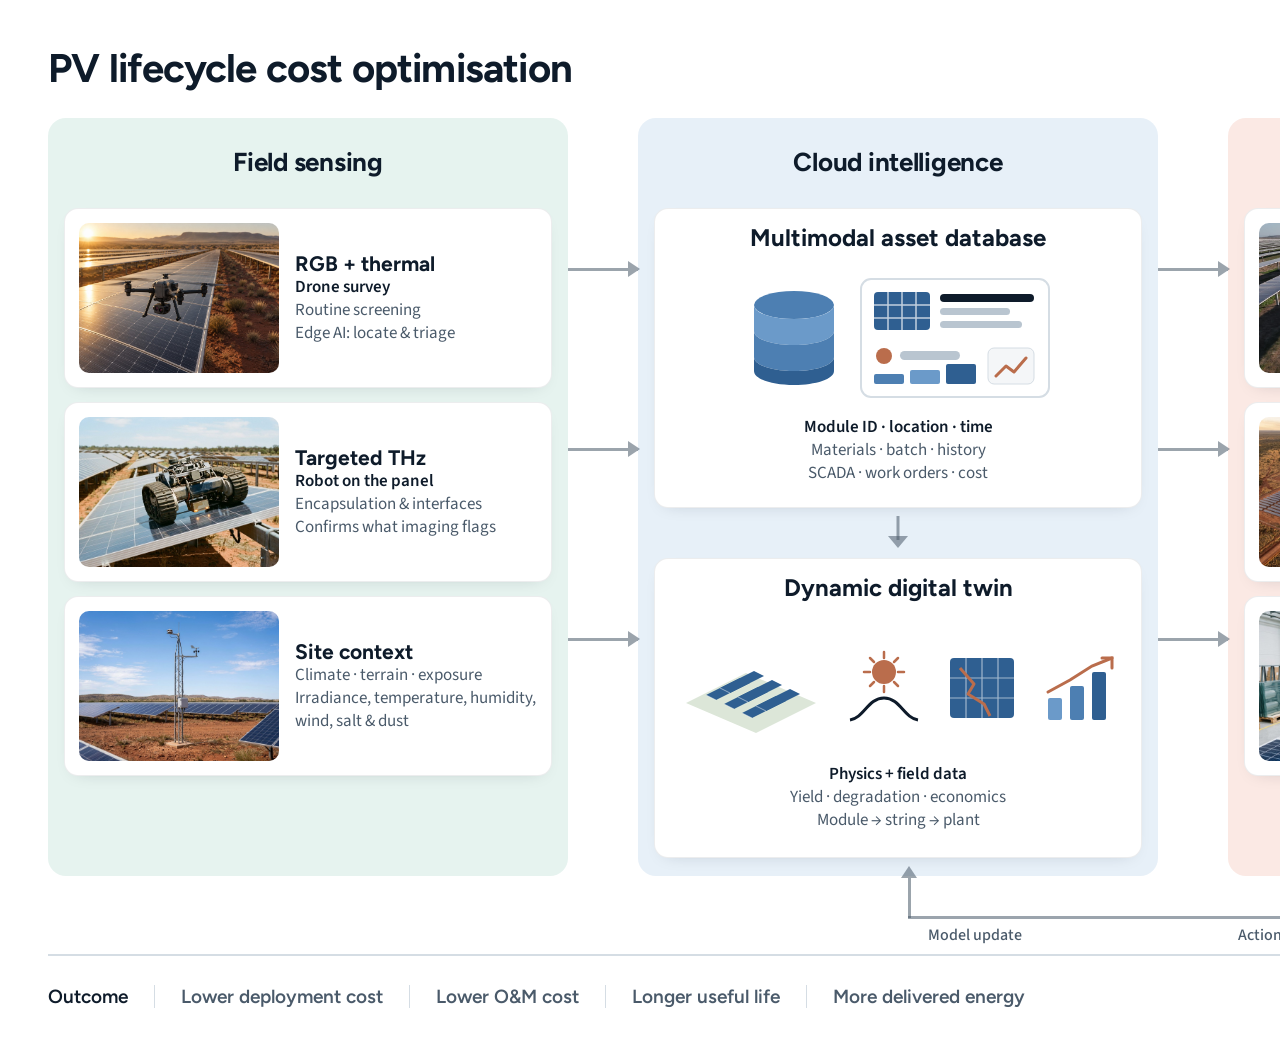
<file: diagram/diagram.html>
<!doctype html>
<html lang="en"><head><meta charset="utf-8">
<link rel="stylesheet" href="https://fonts.googleapis.com/css2?family=Figtree:wght@500;600;700&family=Source+Sans+3:wght@400;500;600&display=swap">
<style>
:root{--ink:#0E1B2A;--ink2:#4A5A6A;--line:#D5DDE4;--amber:#BA6D4C;--amber2:#8F4A2C;
 --c1:#E6F3EF;--c1h:#CFE8DF;--c2:#E7F0F8;--c2h:#D2E3F2;--c3:#FBE9E4;--c3h:#F5D6CC;--white:#fff}
*{box-sizing:border-box}
body{margin:0;background:#fff;font-family:"Source Sans 3",system-ui,sans-serif;color:var(--ink);-webkit-font-smoothing:antialiased}
.d{width:1800px;padding:44px 48px 40px;background:#fff;position:relative}
h1{font-family:Figtree,sans-serif;font-size:40px;font-weight:700;letter-spacing:-.02em;margin:0 0 26px}
.cols{display:grid;grid-template-columns:520px 70px 520px 70px 520px;gap:0;align-items:stretch}
.col{border-radius:18px;padding:16px 16px 18px;display:grid;gap:14px;align-content:start}
.col.c1{background:var(--c1)}.col.c2{background:var(--c2)}.col.c3{background:var(--c3)}
.col h2{font-family:Figtree,sans-serif;font-size:26px;font-weight:700;margin:0;text-align:center;padding:12px 0 16px;letter-spacing:-.01em}
.tile{background:var(--white);border:1px solid rgba(14,27,42,.08);border-radius:14px;padding:14px;display:grid;gap:8px;box-shadow:0 6px 18px -12px rgba(14,27,42,.25)}
.tile.row{grid-template-columns:200px 1fr;gap:16px;align-items:center}
.tile img{width:100%;height:150px;object-fit:cover;border-radius:10px;display:block}
.tile h3{font-family:Figtree,sans-serif;font-size:21px;font-weight:700;margin:0}
.tile p{margin:0;font-size:17px;line-height:1.35;color:var(--ink2)}
.tile p b{color:var(--ink);font-weight:600}
.kv{font-size:17px;line-height:1.4;color:var(--ink2);text-align:center}
.kv b{color:var(--ink);font-weight:600}
.big{min-height:300px}
.big h3{text-align:center;font-size:24px}
.ico-row{display:flex;justify-content:center;gap:18px;align-items:center;padding:6px 0}
svg{display:block}
.gap{position:relative}
.arrow{position:absolute;left:0;right:0;height:3px;background:var(--ink2);opacity:.55}
.arrow::after{content:"";position:absolute;right:-2px;top:-7px;border:8px solid transparent;border-left:12px solid var(--ink2);border-right:0}
.loop{margin:14px 10px 0;height:54px;position:relative}
.loop .line{position:absolute;left:850px;right:250px;top:26px;height:3px;background:var(--ink2);opacity:.55}
.loop .down{position:absolute;right:250px;top:-18px;width:3px;height:46px;background:var(--ink2);opacity:.55}
.loop .up{position:absolute;left:850px;top:-18px;width:3px;height:46px;background:var(--ink2);opacity:.55}
.loop .up::before{content:"";position:absolute;left:-7px;top:-6px;border:8px solid transparent;border-bottom:12px solid var(--ink2);border-top:0}
.loop .lbl{position:absolute;top:34px;font-size:16px;color:var(--ink2);font-weight:500}
.strip{margin-top:10px;border-top:2px solid var(--line);padding-top:18px;display:flex;align-items:center;gap:0;font-family:Figtree,sans-serif;font-size:19px;font-weight:600}
.strip span{padding:0 26px;border-left:1px solid var(--line);color:var(--ink2)}
.strip span:first-child{border:0;padding-left:0;color:var(--ink)}
.strip .end{margin-left:auto;display:flex;align-items:center;gap:14px}
.strip .pill{background:var(--c1h);color:#155F52;padding:10px 20px;border-radius:10px;font-weight:700;font-size:21px;border:0}
</style></head><body>
<div class="d">
<h1>PV lifecycle cost optimisation</h1>
<div class="cols">
  <div class="col c1">
    <h2>Field sensing</h2>
    <div class="tile row">
      <img src="../assets/drone.jpg" alt="" style="object-position:50% 45%">
      <div><h3>RGB + thermal</h3><p><b>Drone survey</b><br>Routine screening<br>Edge AI: locate &amp; triage</p></div>
    </div>
    <div class="tile row">
      <img src="../assets/crawler.jpg" alt="">
      <div><h3>Targeted THz</h3><p><b>Robot on the panel</b><br>Encapsulation &amp; interfaces<br>Confirms what imaging flags</p></div>
    </div>
    <div class="tile row">
      <img src="../assets/weather.jpg" alt="">
      <div><h3>Site context</h3><p>Climate · terrain · exposure<br>Irradiance, temperature, humidity, wind, salt &amp; dust</p></div>
    </div>
  </div>
  <div class="gap"><div class="arrow" style="top:150px"></div><div class="arrow" style="top:330px"></div><div class="arrow" style="top:520px"></div></div>

  <div class="col c2">
    <h2>Cloud intelligence</h2>
    <div class="tile big">
      <h3>Multimodal asset database</h3>
      <div class="ico-row">
        <!-- database -->
        <svg width="96" height="110" viewBox="0 0 96 110"><ellipse cx="48" cy="22" rx="40" ry="14" fill="#4D7FB2"/><path d="M8 22v26c0 8 18 14 40 14s40-6 40-14V22c0 8-18 14-40 14S8 30 8 22z" fill="#6B9AC9"/><path d="M8 48v26c0 8 18 14 40 14s40-6 40-14V48c0 8-18 14-40 14S8 56 8 48z" fill="#4D7FB2"/><path d="M8 74v14c0 8 18 14 40 14s40-6 40-14V74c0 8-18 14-40 14S8 82 8 74z" fill="#2F5F91"/></svg>
        <!-- record card -->
        <svg width="190" height="120" viewBox="0 0 190 120"><rect x="1" y="1" width="188" height="118" rx="10" fill="#fff" stroke="#D5DDE4" stroke-width="2"/><rect x="14" y="14" width="56" height="38" rx="4" fill="#2F5F91"/><g stroke="#fff" stroke-width="1.5" opacity=".7"><path d="M14 27h56M14 40h56M28 14v38M42 14v38M56 14v38"/></g><rect x="80" y="16" width="94" height="8" rx="4" fill="#0E1B2A"/><rect x="80" y="30" width="70" height="7" rx="3.5" fill="#B9C5D0"/><rect x="80" y="43" width="82" height="7" rx="3.5" fill="#B9C5D0"/><circle cx="24" cy="78" r="8" fill="#BA6D4C"/><rect x="40" y="73" width="60" height="9" rx="4.5" fill="#B9C5D0"/><rect x="14" y="96" width="30" height="10" rx="2" fill="#4D7FB2"/><rect x="50" y="92" width="30" height="14" rx="2" fill="#6B9AC9"/><rect x="86" y="86" width="30" height="20" rx="2" fill="#2F5F91"/><rect x="128" y="70" width="46" height="36" rx="6" fill="#F4F6F8" stroke="#D5DDE4"/><path d="M136 98l10-10 8 6 12-14" fill="none" stroke="#BA6D4C" stroke-width="3" stroke-linecap="round" stroke-linejoin="round"/></svg>
      </div>
      <p class="kv"><b>Module ID · location · time</b><br>Materials · batch · history<br>SCADA · work orders · cost</p>
    </div>
    <div style="display:flex;justify-content:center;margin:-6px 0"><svg width="24" height="34" viewBox="0 0 24 34"><path d="M12 0v24" stroke="#4A5A6A" stroke-width="3" opacity=".55"/><path d="M2 20l10 12 10-12z" fill="#4A5A6A" opacity=".55"/></svg></div>
    <div class="tile big">
      <h3>Dynamic digital twin</h3>
      <div class="ico-row">
        <!-- plant isometric -->
        <svg width="150" height="110" viewBox="0 0 150 110"><path d="M10 70l60-30 70 30-60 30z" fill="#DCE6D8"/><g fill="#2F5F91"><path d="M30 62l34-17 10 5-34 17z"/><path d="M48 71l34-17 10 5-34 17z"/><path d="M66 80l34-17 10 5-34 17z"/><path d="M44 55l34-17 10 5-34 17z"/><path d="M62 64l34-17 10 5-34 17z"/><path d="M80 73l34-17 10 5-34 17z"/></g><g stroke="#fff" stroke-width=".8" opacity=".6"><path d="M30 62l10 5M48 71l10 5M66 80l10 5M44 55l10 5M62 64l10 5M80 73l10 5"/></g></svg>
        <!-- yield curve -->
        <svg width="80" height="80" viewBox="0 0 80 80"><circle cx="40" cy="24" r="12" fill="#BA6D4C"/><g stroke="#BA6D4C" stroke-width="2.5" stroke-linecap="round"><path d="M40 4v6M40 38v6M20 24h6M54 24h6M26 10l4 4M50 34l4 4M26 38l4-4M50 14l4-4"/></g><path d="M6 72C20 70 24 50 40 50s20 20 34 22" fill="none" stroke="#0E1B2A" stroke-width="3"/></svg>
        <!-- cracked module -->
        <svg width="80" height="80" viewBox="0 0 80 80"><rect x="8" y="10" width="64" height="60" rx="4" fill="#2F5F91"/><g stroke="#fff" stroke-width="1.2" opacity=".55"><path d="M8 30h64M8 50h64M24 10v60M40 10v60M56 10v60"/></g><path d="M18 20l14 16-6 10 16 10 6 12" fill="none" stroke="#BA6D4C" stroke-width="3" stroke-linejoin="round"/></svg>
        <!-- cost bars -->
        <svg width="80" height="80" viewBox="0 0 80 80"><rect x="8" y="50" width="14" height="22" rx="2" fill="#6B9AC9"/><rect x="30" y="38" width="14" height="34" rx="2" fill="#4D7FB2"/><rect x="52" y="24" width="14" height="48" rx="2" fill="#2F5F91"/><path d="M8 44L30 32 52 18 72 10" fill="none" stroke="#BA6D4C" stroke-width="3" stroke-linecap="round"/><path d="M62 10h10v10" fill="none" stroke="#BA6D4C" stroke-width="3" stroke-linecap="round"/></svg>
      </div>
      <p class="kv"><b>Physics + field data</b><br>Yield · degradation · economics<br>Module → string → plant</p>
    </div>
  </div>
  <div class="gap"><div class="arrow" style="top:150px"></div><div class="arrow" style="top:330px"></div><div class="arrow" style="top:520px"></div></div>

  <div class="col c3">
    <h2>Decision support</h2>
    <div class="tile row">
      <img src="../assets/band.jpg" alt="">
      <div><h3>Operating plants</h3><p>Clean · inspect · repair<br><b>Prioritise by net benefit</b></p></div>
    </div>
    <div class="tile row">
      <img src="../assets/aerial.jpg" alt="">
      <div><h3>New plants</h3><p>Layout · tilt · module choice<br><b>Compare lifetime cost</b></p></div>
    </div>
    <div class="tile row">
      <img src="../assets/factory.jpg" alt="">
      <div><h3>Manufacturers</h3><p>Encapsulation · lamination<br><b>Batch QA · warranty risk</b></p></div>
    </div>
  </div>
</div>

<div class="loop">
  <div class="up"></div><div class="line"></div><div class="down"></div>
  <span class="lbl" style="left:870px">Model update</span>
  <span class="lbl" style="left:1180px">Actions · measured outcomes · costs</span>
</div>

<div class="strip">
  <span>Outcome</span><span>Lower deployment cost</span><span>Lower O&amp;M cost</span><span>Longer useful life</span><span>More delivered energy</span>
  <div class="end"><svg width="40" height="20" viewBox="0 0 40 20"><path d="M0 10h30" stroke="#4A5A6A" stroke-width="3"/><path d="M26 2l12 8-12 8z" fill="#4A5A6A"/></svg><span class="pill">Lower lifecycle cost</span></div>
</div>
</div>
</body></html>
</file>
<file: styles.css>
/* Metrifield — site styles
   Direction: photo-led, calm, enterprise. Dark cinematic hero, white content, full-bleed photo bands.
   Type: Figtree (display) + Source Sans 3 (body). Amber is the single accent. */
:root{
  --bg:#FFFFFF;
  --bg-2:#F4F6F8;
  --ink:#0B1C24;
  --ink-2:#4A5A6A;
  --ink-3:#7B8894;
  --line:#DDE3E8;
  --accent:#BA6D4C;
  --accent-ink:#8F4A2C;
  --dark:#0B1C24;
  --dark-2:#15293A;
  --on-dark:#F3F6F9;
  --on-dark-2:#AEBBC8;
  --font-display:"Figtree",ui-sans-serif,system-ui,sans-serif;
  --font-body:"Source Sans 3","Source Sans Pro",ui-sans-serif,system-ui,sans-serif;
  --gutter-l:max(20px,env(safe-area-inset-left,0px));
  --gutter-r:max(20px,env(safe-area-inset-right,0px));
  --max:1200px;
  color-scheme:light;
}
*{box-sizing:border-box}
html{scroll-behavior:smooth;-webkit-text-size-adjust:100%}
body{margin:0;background:var(--bg);color:var(--ink);font-family:var(--font-body);font-size:18px;line-height:1.6;-webkit-font-smoothing:antialiased}
@media (prefers-reduced-motion:reduce){html{scroll-behavior:auto}*{animation:none!important;transition:none!important}}
h1,h2,h3,h4{font-family:var(--font-display);margin:0;line-height:1.12;letter-spacing:-0.015em;text-wrap:balance;font-weight:600}
p{margin:0}
a{color:inherit}
img,video{max-width:100%;height:auto;display:block}
ul{margin:0;padding:0;list-style:none}
:focus-visible{outline:2px solid var(--accent);outline-offset:3px}
.wrap{max-width:var(--max);margin-inline:auto;padding-left:var(--gutter-l);padding-right:var(--gutter-r)}
.band{padding-block:clamp(64px,8vw,112px)}
.band-tint{background:var(--bg-2)}
.band-dark{background:var(--dark);color:var(--on-dark)}
.eyebrow{font-family:var(--font-display);font-size:13px;font-weight:600;letter-spacing:.12em;text-transform:uppercase;color:var(--accent-ink)}
.band-dark .eyebrow{color:var(--accent)}
.lede{font-size:clamp(19px,1.5vw,22px);color:var(--ink-2);max-width:64ch;line-height:1.55}
.band-dark .lede{color:var(--on-dark-2)}
.h2{font-size:clamp(30px,3.6vw,46px)}
.h3{font-size:clamp(22px,2vw,27px)}
.center{text-align:center}
.center .lede{margin-inline:auto}
.stack{display:grid;gap:16px}
.section-head{display:grid;gap:16px;margin-bottom:clamp(32px,4.5vw,56px);max-width:62ch}
.section-head.center{margin-inline:auto}
.prose{max-width:66ch;display:grid;gap:18px;color:var(--ink-2)}
.prose strong{color:var(--ink)}
.band-dark .prose{color:var(--on-dark-2)}
.band-dark .prose strong{color:var(--on-dark)}

/* buttons */
.btn{display:inline-flex;align-items:center;gap:10px;padding:13px 22px;border-radius:999px;font-family:var(--font-display);font-weight:600;font-size:16px;text-decoration:none;border:1.5px solid transparent;transition:transform .15s ease,background .15s ease,border-color .15s ease;cursor:pointer;line-height:1}
.btn:hover{transform:translateY(-1px)}
.btn-accent{background:var(--accent);color:#fff}
.btn-accent:hover{background:#C97A58}
.btn-light{background:#fff;color:var(--ink)}
.btn-outline{border-color:currentColor;color:inherit;background:transparent}
.btn-dark{background:var(--ink);color:#fff}
.btn svg{width:16px;height:16px}

/* nav */
.nav{position:absolute;top:0;left:0;right:0;z-index:20;color:#fff}
.nav.nav-solid{position:sticky;top:0;background:rgba(255,255,255,.92);backdrop-filter:blur(12px);color:var(--ink);border-bottom:1px solid var(--line)}
.nav .wrap{display:flex;align-items:center;justify-content:space-between;gap:24px;min-height:76px}
.brand{display:inline-flex;align-items:center;gap:10px;text-decoration:none;font-family:var(--font-display);font-weight:700;font-size:21px;letter-spacing:-.02em}
.brand svg{width:28px;height:28px;flex:none}
.nav-links{display:flex;gap:30px;font-family:var(--font-display);font-weight:500;font-size:15.5px}
.nav-links a{text-decoration:none;opacity:.85}
.nav-links a:hover,.nav-links a[aria-current="page"]{opacity:1}
.nav-links a[aria-current="page"]{text-decoration:underline;text-underline-offset:8px;text-decoration-color:var(--accent);text-decoration-thickness:2px}
.nav-cta{flex:none}
.nav-toggle{display:none;background:none;border:0;color:inherit;padding:8px;cursor:pointer}
.nav-toggle svg{width:26px;height:26px}
@media (max-width:860px){
  .nav-links,.nav-cta{display:none}
  .nav-toggle{display:inline-flex}
  .nav.open .nav-links{display:grid;position:absolute;top:76px;left:0;right:0;background:var(--dark);color:#fff;padding:20px var(--gutter-r) 28px var(--gutter-l);gap:18px;font-size:18px;border-top:1px solid rgba(255,255,255,.1)}
  .nav.nav-solid.open .nav-links{background:#fff;color:var(--ink);border-top-color:var(--line)}
}

/* hero */
.hero{position:relative;min-height:min(88vh,820px);display:grid;align-items:end;background:var(--dark);color:#fff;overflow:hidden;isolation:isolate}
.hero-media{position:absolute;inset:0;z-index:-2}
.hero-media video,.hero-media img{width:100%;height:100%;object-fit:cover}
.hero-shade{position:absolute;inset:0;z-index:-1;background:linear-gradient(180deg,rgba(10,21,34,.55) 0%,rgba(10,21,34,.25) 40%,rgba(10,21,34,.78) 100%)}
.hero .wrap{padding-block:clamp(120px,16vw,170px) clamp(56px,7vw,88px);display:grid;gap:26px}
.hero h1{font-size:clamp(38px,5.6vw,74px);font-weight:600;max-width:15ch;color:#fff}
.hero h1 em{font-style:normal;color:var(--accent)}
.hero .hero-h1{max-width:none;white-space:normal;font-size:clamp(30px,3.85vw,52px)}
.hero-h1 span,.hero-h1 em{white-space:nowrap}
.h2-wide{max-width:none}
.section-head:has(.h2-wide){max-width:none}
.hero .lede{color:rgba(255,255,255,.85);max-width:58ch}
.hero-actions{display:flex;flex-wrap:wrap;gap:12px}
.hero-foot{display:flex;flex-wrap:wrap;gap:12px 36px;padding-top:28px;border-top:1px solid rgba(255,255,255,.18);font-family:var(--font-display);font-size:14px;font-weight:500;color:rgba(255,255,255,.75)}
.hero-foot b{color:#fff;font-weight:600}

/* inner page hero */
.page-hero{background:var(--dark);color:#fff;padding-block:clamp(72px,9vw,120px) clamp(48px,6vw,80px);position:relative;overflow:hidden}
.page-hero .wrap{display:grid;gap:18px}
.page-hero h1{font-size:clamp(34px,4.6vw,60px);max-width:18ch}
.page-hero .lede{color:var(--on-dark-2)}
.page-hero::after{content:"";position:absolute;right:-10vw;top:-30vw;width:60vw;max-width:800px;aspect-ratio:1;border-radius:50%;background:radial-gradient(circle,rgba(229,154,28,.22),transparent 60%);pointer-events:none}

/* feature trio */
.trio{display:grid;grid-template-columns:repeat(3,minmax(0,1fr));gap:clamp(24px,3vw,48px)}
.trio > div{display:grid;gap:10px;align-content:start}
.trio .h3{font-size:21px}
.trio p{color:var(--ink-2);font-size:17px}
.trio .ico{width:44px;height:44px;border-radius:10px;background:var(--bg-2);display:grid;place-items:center;color:var(--accent-ink);margin-bottom:6px}
.trio .ico svg{width:22px;height:22px}
@media (max-width:860px){.trio{grid-template-columns:1fr}}

/* steps (how it works) */
.steps{display:grid;grid-template-columns:1fr;gap:clamp(36px,5vw,64px);align-items:start}
.step-list{display:grid;grid-template-columns:repeat(2,minmax(0,1fr));gap:0 clamp(28px,4vw,56px)}
.step-list .step:nth-last-child(-n+2){border-bottom:1px solid var(--line)}
.step{display:grid;grid-template-columns:auto 1fr;gap:18px;padding:22px 0;border-top:1px solid var(--line)}

.step .n{font-family:var(--font-display);font-weight:600;font-size:13px;letter-spacing:.1em;color:var(--accent-ink);padding-top:6px}
.step h3{font-size:20px;margin-bottom:6px}
.step p{color:var(--ink-2);font-size:16.5px}
.figure{display:grid;gap:12px;margin:0}
.figure a{display:block}
.figure .frame{border:1px solid var(--line);border-radius:12px;overflow:hidden;background:#fff;box-shadow:0 20px 60px -30px rgba(14,27,42,.35)}
.figure figcaption{font-size:14px;color:var(--ink-3)}
@media (max-width:760px){.step-list{grid-template-columns:1fr}.step-list .step:nth-last-child(-n+2){border-bottom:0}.step-list .step:last-child{border-bottom:1px solid var(--line)}}

/* photo band */
.photo-band{position:relative;min-height:420px;display:grid;align-items:center;color:#fff;isolation:isolate;overflow:hidden}
.photo-band img{position:absolute;inset:0;width:100%;height:100%;object-fit:cover;z-index:-2}
.photo-band::before{content:"";position:absolute;inset:0;z-index:-1;background:linear-gradient(90deg,rgba(10,21,34,.82),rgba(10,21,34,.35))}
.photo-band .wrap{padding-block:72px;display:grid;gap:18px}
.photo-band blockquote{margin:0;font-family:var(--font-display);font-size:clamp(24px,3vw,38px);font-weight:500;line-height:1.25;max-width:22ch;letter-spacing:-.01em}

/* cards */
.cards{display:grid;grid-template-columns:repeat(3,minmax(0,1fr));gap:22px}
.card{background:#fff;border:1px solid var(--line);border-radius:14px;padding:30px 28px;display:grid;gap:14px;align-content:start;text-decoration:none;transition:transform .15s ease,box-shadow .15s ease;position:relative}
a.card:hover{transform:translateY(-3px);box-shadow:0 24px 50px -28px rgba(14,27,42,.35)}
.card .who{font-family:var(--font-display);font-size:13px;font-weight:600;letter-spacing:.1em;text-transform:uppercase;color:var(--accent-ink)}
.card h3{font-size:22px}
.card p{color:var(--ink-2);font-size:16.5px}
.card .more{margin-top:auto;padding-top:8px;font-family:var(--font-display);font-weight:600;font-size:15px;color:var(--ink);display:inline-flex;gap:8px;align-items:center}
.card .more svg{width:16px;height:16px;transition:transform .15s}
a.card:hover .more svg{transform:translateX(3px)}
@media (max-width:900px){.cards{grid-template-columns:1fr}}

/* outcomes */
.outcomes{display:grid;grid-template-columns:repeat(3,minmax(0,1fr));gap:1px;background:rgba(255,255,255,.12);border:1px solid rgba(255,255,255,.12);border-radius:14px;overflow:hidden}
.outcomes > div{background:var(--dark);padding:34px 30px;display:grid;gap:10px;align-content:start}
.outcomes h3{font-size:24px;color:#fff}
.outcomes p{color:var(--on-dark-2);font-size:16.5px}
@media (max-width:860px){.outcomes{grid-template-columns:1fr}}

/* people */
.people{display:grid;grid-template-columns:repeat(3,minmax(0,1fr));gap:28px}
.person{display:grid;gap:12px;align-content:start}
.person .photo{aspect-ratio:1;border-radius:14px;background:#fff;border:1px solid var(--line);overflow:hidden;max-width:100%}
.person .photo img{width:100%;height:100%;object-fit:cover;object-position:50% 30%}
.person h3{font-size:22px}
.person .role{font-family:var(--font-display);font-size:14px;font-weight:600;color:var(--accent-ink);letter-spacing:.04em}
.person p{color:var(--ink-2);font-size:16px}
.person a{font-size:15px;color:var(--ink)}
@media (max-width:860px){.people{grid-template-columns:1fr}}

/* solution sections */
.sol{display:grid;grid-template-columns:minmax(0,1fr) minmax(0,1fr);gap:clamp(32px,5vw,80px);align-items:center}
.sol:nth-of-type(even) .sol-text{order:2}
.sol-text{display:grid;gap:18px}
.sol-text .h2{font-size:clamp(28px,3vw,40px)}
.sol-text p{color:var(--ink-2)}
.sol-text ul{display:grid;gap:10px;font-size:17px}
.sol-text li{padding-left:26px;position:relative}
.sol-text li::before{content:"";position:absolute;left:0;top:10px;width:12px;height:12px;border-radius:3px;background:var(--accent)}
.sol-media{border-radius:16px;overflow:hidden;aspect-ratio:4/3;max-width:100%;background:var(--bg-2)}
.sol-media img{width:100%;height:100%;object-fit:cover}
.decides{border-top:1px solid var(--line);padding-top:16px;font-size:16px;color:var(--ink)}
.decides b{display:block;font-family:var(--font-display);font-size:12.5px;letter-spacing:.1em;text-transform:uppercase;color:var(--ink-3);margin-bottom:6px;font-weight:600}
@media (max-width:900px){.sol{grid-template-columns:1fr}.sol:nth-of-type(even) .sol-text{order:0}}
.sol + .sol{margin-top:clamp(64px,9vw,120px)}

/* tech grid */
.grid2{display:grid;grid-template-columns:repeat(2,minmax(0,1fr));gap:clamp(24px,3vw,40px) clamp(28px,5vw,64px)}
.grid2 > div{display:grid;gap:10px;padding-top:18px;border-top:1px solid var(--line);align-content:start}
.grid2 h3{font-size:20px}
.grid2 p{color:var(--ink-2);font-size:16.5px}
.band-dark .grid2 > div{border-top-color:rgba(255,255,255,.14)}
.band-dark .grid2 h3{color:#fff}
.band-dark .grid2 p{color:var(--on-dark-2)}
@media (max-width:760px){.grid2{grid-template-columns:1fr}}

/* chain */
.chain{display:grid;grid-template-columns:repeat(5,1fr);gap:0;counter-reset:c;list-style:none;margin:0;padding:0}
.chain li{position:relative;padding:18px 28px 18px 0;border-top:2px solid var(--line);font-family:var(--font-display);font-weight:600;font-size:16px;line-height:1.3}
.chain li::before{content:counter(c,decimal-leading-zero);counter-increment:c;display:block;font-size:12px;letter-spacing:.1em;color:var(--accent-ink);margin-bottom:8px}
.chain li:not(:last-child)::after{content:"";position:absolute;right:14px;top:-2px;width:8px;height:8px;border-top:2px solid var(--accent);border-right:2px solid var(--accent);transform:translateY(-50%) rotate(45deg);background:var(--bg)}
.band-tint .chain li:not(:last-child)::after{background:var(--bg-2)}
@media (max-width:900px){.chain{grid-template-columns:repeat(2,1fr)}.chain li:not(:last-child)::after{display:none}}
@media (max-width:480px){.chain{grid-template-columns:1fr}}

/* CTA */
.cta{background:var(--dark);color:#fff}
.cta .wrap{display:grid;grid-template-columns:minmax(0,1.4fr) auto;gap:28px;align-items:center;padding-block:clamp(56px,7vw,88px)}
.cta h2{font-size:clamp(28px,3.4vw,44px);color:#fff}
.cta p{color:var(--on-dark-2);margin-top:12px;max-width:54ch}
@media (max-width:760px){.cta .wrap{grid-template-columns:1fr}}

/* contact */
.contact-grid{display:grid;grid-template-columns:minmax(0,1fr) minmax(0,1.1fr);gap:clamp(32px,6vw,96px);align-items:start}
.contact-info{display:grid;gap:26px}
.contact-info .row{display:grid;gap:4px}
.contact-info .k{font-family:var(--font-display);font-size:12.5px;font-weight:600;letter-spacing:.1em;text-transform:uppercase;color:var(--ink-3)}
.contact-info .v{font-size:19px;font-weight:500}
.contact-info ul{display:grid;gap:8px;color:var(--ink-2);font-size:17px}
.contact-info li{padding-left:22px;position:relative}
.contact-info li::before{content:"";position:absolute;left:0;top:11px;width:9px;height:9px;border-radius:50%;background:var(--accent)}
.form{display:grid;gap:18px;background:var(--bg-2);border:1px solid var(--line);border-radius:16px;padding:clamp(22px,3vw,36px)}
.form .two{display:grid;grid-template-columns:1fr 1fr;gap:18px}
.field{display:grid;gap:6px}
.field label{font-family:var(--font-display);font-size:14px;font-weight:600;color:var(--ink)}
.field input,.field select,.field textarea{font:inherit;font-size:16px;padding:12px 14px;border:1px solid var(--line);border-radius:8px;background:#fff;color:var(--ink);width:100%;min-width:0}
.field textarea{min-height:140px;resize:vertical}
.form .note{font-size:14px;color:var(--ink-3)}
.form .ok{display:none;background:#E6F4EA;color:#1E5631;border-radius:8px;padding:12px 14px;font-size:15px}
.form.sent .ok{display:block}
.form .err{background:#FBE9E7;color:#8A2A1D;border-radius:8px;padding:12px 14px;font-size:15px}
.form .hp{position:absolute;left:-9999px;width:1px;height:1px;overflow:hidden}
.form.sent .two,.form.sent .field,.form.sent button{display:none}
@media (max-width:900px){.contact-grid{grid-template-columns:1fr}}
@media (max-width:560px){.form .two{grid-template-columns:1fr}}

/* footer */
footer{background:var(--dark);color:var(--on-dark-2);border-top:1px solid rgba(255,255,255,.1);padding-block:40px 32px;font-size:15px}
footer .wrap{display:grid;grid-template-columns:1.4fr 1fr 1fr;gap:28px}
footer .brand{color:#fff;font-size:19px}
footer .fcol{display:grid;gap:8px;align-content:start}
footer .fcol b{font-family:var(--font-display);color:#fff;font-weight:600;font-size:13px;letter-spacing:.1em;text-transform:uppercase;margin-bottom:4px}
footer a{text-decoration:none}
footer a:hover{color:#fff}
footer .flink{display:inline-flex;align-items:center;gap:8px;margin-top:6px}
footer .flink svg{width:16px;height:16px;fill:currentColor}
footer .legal{grid-column:1/-1;border-top:1px solid rgba(255,255,255,.1);padding-top:20px;display:flex;flex-wrap:wrap;gap:8px 24px;justify-content:space-between;font-size:13.5px}
@media (max-width:760px){footer .wrap{grid-template-columns:1fr}}

/* duo gallery */
.duo{display:grid;grid-template-columns:repeat(2,minmax(0,1fr));gap:22px;margin-bottom:clamp(36px,5vw,64px)}
.duo figure{margin:0;display:grid;gap:10px}
.duo img{width:100%;aspect-ratio:3/2;object-fit:cover;border-radius:14px;max-width:100%}
.duo figcaption{font-family:var(--font-display);font-size:14px;font-weight:600;color:var(--ink-2)}
@media (max-width:760px){.duo{grid-template-columns:1fr}}

/* logo */
.brand .logo{height:50px;width:auto;display:block}
.nav .logo-light{display:block}.nav .logo-dark{display:none}
.nav.nav-solid .logo-light{display:none}.nav.nav-solid .logo-dark{display:block}
.nav.open .logo-light{display:block}.nav.open .logo-dark{display:none}
.nav.nav-solid.open .logo-light{display:none}.nav.nav-solid.open .logo-dark{display:block}
footer .brand .logo{height:52px}
@media (max-width:480px){.brand .logo{height:38px}}

/* climate zone map */
:root{--map-fill:#E3EAF0;--map-line:#7B8894}
.region-intro{display:grid;grid-template-columns:minmax(0,1.4fr) minmax(0,1fr);gap:clamp(28px,5vw,72px);align-items:end;margin-bottom:clamp(28px,4vw,44px)}
.region-pick{display:grid;gap:14px}
.region-note{font-family:var(--font-display);font-weight:500;font-size:15px;color:var(--ink-2);border-left:3px solid var(--accent);padding-left:14px;line-height:1.45}
.mapwrap{display:grid;grid-template-columns:minmax(0,1.3fr) minmax(0,1fr);gap:clamp(20px,3vw,44px);align-items:center;background:#fff;border:1px solid var(--line);border-radius:16px;padding:clamp(18px,3vw,36px)}
.aumap{width:100%;height:auto;max-width:100%}
.aumap .city circle{fill:var(--ink)}
.aumap .city text{font-family:var(--font-body);font-size:11.5px;fill:var(--ink-2);font-weight:500}
.zones{display:grid;gap:8px;font-size:14px;min-width:0}
.zones li{display:grid;grid-template-columns:auto 1fr;gap:12px;align-items:start}
.zones .dot{width:26px;height:26px;border-radius:50%;color:#fff;font-family:var(--font-display);font-weight:700;font-size:13px;display:grid;place-items:center;flex:none;margin-top:1px}
.zones b{display:block;font-family:var(--font-display);font-weight:600;font-size:16px;color:var(--ink);line-height:1.25}
.zones div span{color:var(--ink-2);font-size:14px}
@media (max-width:960px){.region-intro{grid-template-columns:1fr;align-items:start}}
@media (max-width:760px){.mapwrap{grid-template-columns:1fr}}

/* stage strip under the diagram */
.stages{margin-top:clamp(28px,4vw,44px);background:#fff;border:1px solid var(--line);border-radius:16px;padding:clamp(20px,3vw,32px)}
.stages ol{display:grid;grid-template-columns:repeat(4,minmax(0,1fr));gap:clamp(18px,3vw,36px);list-style:none;margin:0;padding:0}
.stages li{display:grid;gap:6px;align-content:start}
.stages .n{font-family:var(--font-display);font-size:12.5px;letter-spacing:.12em;color:var(--ink-3)}
.stages b{font-family:var(--font-display);font-weight:700;font-size:13px;letter-spacing:.14em;text-transform:uppercase;color:var(--accent-ink)}
.stages h3{font-size:18px;margin-top:4px}
.stages p{font-size:15px;color:var(--ink-2)}
.loopline{margin-top:clamp(18px,2.5vw,26px);padding-top:18px;border-top:1px solid var(--line);display:flex;justify-content:center;align-items:center;gap:10px;font-family:var(--font-display);font-weight:500;color:var(--ink-2);font-size:16px}
.loopline svg{width:18px;height:18px;color:var(--accent-ink)}
@media (max-width:900px){.stages ol{grid-template-columns:repeat(2,minmax(0,1fr))}}
@media (max-width:520px){.stages ol{grid-template-columns:1fr}}

/* evidence chain note */
.chain-note{margin-top:18px;font-style:italic;color:var(--ink-2);font-size:16px}

/* workflow card */
.wfcard{background:#fff;border:1px solid var(--line);border-radius:16px;padding:clamp(20px,3vw,36px);margin-bottom:clamp(36px,5vw,56px);display:grid;gap:18px}
.wf-title{font-family:var(--font-display);font-size:13px;font-weight:600;letter-spacing:.12em;text-transform:uppercase;color:var(--ink-3)}
.wflow{display:grid;grid-template-columns:repeat(6,minmax(0,1fr));gap:0;list-style:none;margin:0;padding:0;counter-reset:w}
.wflow li{position:relative;display:grid;justify-items:center;text-align:center;gap:6px;padding:18px 14px 20px;background:#E7F0F8;border-radius:14px;margin-right:30px}
.wflow li:last-child{margin-right:0}
.wflow li:not(:last-child)::after{content:"";position:absolute;right:-30px;top:50%;width:30px;height:16px;transform:translateY(-50%);background:url("data:image/svg+xml,%3Csvg xmlns='http://www.w3.org/2000/svg' viewBox='0 0 30 16'%3E%3Cpath d='M0 8h22' stroke='%234D7FB2' stroke-width='3'/%3E%3Cpath d='M20 1l9 7-9 7z' fill='%234D7FB2'/%3E%3C/svg%3E") no-repeat center/contain}
.wf-ico{width:60px;height:60px;border-radius:50%;background:#fff;border:2px solid #4D7FB2;display:grid;place-items:center;margin-bottom:6px}
.wf-ico svg{width:30px;height:30px;fill:none;stroke:#2F5F91;stroke-width:1.9;stroke-linecap:round;stroke-linejoin:round}
.wflow b{font-family:var(--font-display);font-weight:700;font-size:16px;color:var(--ink);white-space:nowrap}
.wflow li > span:last-child{font-size:14.5px;color:var(--ink-2);line-height:1.35}
.wf-loop{display:flex;align-items:center;justify-content:center;gap:10px;font-family:var(--font-display);font-weight:500;font-size:15px;color:var(--accent-ink);margin-top:-4px}
.wf-loop svg{width:18px;height:18px;fill:none;stroke:currentColor;stroke-width:2;stroke-linecap:round;stroke-linejoin:round}
.pathway{display:grid;grid-template-columns:repeat(3,minmax(0,1fr));gap:12px;list-style:none;margin:0;padding:0}
.pathway li{position:relative;display:grid;grid-template-columns:auto 1fr;gap:4px 14px;align-items:center;padding:18px 22px 18px 20px;background:#DCEFEB;border-radius:14px;clip-path:polygon(0 0,calc(100% - 18px) 0,100% 50%,calc(100% - 18px) 100%,0 100%)}
.pathway li:first-child{clip-path:polygon(0 0,calc(100% - 18px) 0,100% 50%,calc(100% - 18px) 100%,0 100%)}
.pathway li:not(:first-child){padding-left:34px;clip-path:polygon(0 0,calc(100% - 18px) 0,100% 50%,calc(100% - 18px) 100%,0 100%,18px 50%)}
.pw-n{grid-row:1/3;width:40px;height:40px;border-radius:50%;background:#155F52;color:#fff;font-family:var(--font-display);font-weight:700;font-size:16px;display:grid;place-items:center}
.pathway b{font-family:var(--font-display);font-weight:700;font-size:17px;color:#155F52}
.pathway li > span:last-child{font-size:14px;color:var(--ink-2);line-height:1.35}
@media (max-width:1000px){.wflow{grid-template-columns:repeat(3,minmax(0,1fr));gap:34px 0}.wflow li{margin-right:30px}.wflow li:nth-child(3n)::after{display:none}.wflow li:nth-child(3n){margin-right:0}}
@media (max-width:860px){.pathway{grid-template-columns:1fr}.pathway li,.pathway li:first-child,.pathway li:not(:first-child){clip-path:none;padding-left:20px}}
@media (max-width:560px){.wflow{grid-template-columns:repeat(2,minmax(0,1fr))}.wflow li:nth-child(3n)::after{display:block}.wflow li:nth-child(3n){margin-right:30px}.wflow li:nth-child(2n)::after{display:none}.wflow li:nth-child(2n){margin-right:0}}

/* interactive zone map */
.zone-pick{display:grid;gap:8px;font-family:var(--font-display);font-weight:600;font-size:14px;color:var(--ink);max-width:420px;margin-top:6px}
.zone-pick select{font:inherit;font-family:var(--font-body);font-weight:400;font-size:16px;padding:12px 14px;border:1px solid var(--line);border-radius:8px;background:#fff;color:var(--ink);width:100%}
.zone-pin{cursor:pointer}
.aumap .zone-pin circle{transition:transform .15s ease;transform-box:fill-box;transform-origin:center}
.aumap .zone-pin:hover circle,.aumap .zone-pin.active circle{transform:scale(1.18)}
.aumap .zone-pin.active circle:last-of-type{stroke:#fff;stroke-width:3}
.aumap .zone-pin:focus,.aumap .zone-pin:focus-visible{outline:none}
.aumap .region{opacity:.42;transition:fill .35s ease,opacity .35s ease}
.aumap.focused .region.alive{opacity:.75}
.aumap.focused .region:not(.alive){fill:#C9D1D8}
.aumap.focused .zone-pin:not(.active){opacity:.35}
.aumap .zone-pin{transition:opacity .35s ease}
.zones.focused li.zone-pin:not(.active){opacity:.45}
.zones li.zone-pin{transition:opacity .35s ease}
.zones li.zone-pin{padding:8px 10px;margin:-4px -10px;border-radius:10px}
.zones li.zone-pin:hover,.zones li.zone-pin.active{background:var(--bg-2)}
.zones li.zone-pin.active b{color:var(--accent-ink)}
.zone-pin:focus-visible{outline:2px solid var(--accent);outline-offset:2px}
.zone-panel[hidden]{display:none}
.mapside{min-width:0;display:grid}
.zones[hidden],.zone-panel[hidden]{display:none}
.zone-panel{background:var(--bg-2);border:1px solid var(--line);border-left:4px solid var(--accent);border-radius:14px;padding:clamp(18px,2.5vw,26px);display:grid;gap:14px;animation:dpop .3s ease}
.zp-back{justify-self:start;appearance:none;font:inherit;font-family:var(--font-display);font-size:13.5px;font-weight:600;background:#fff;border:1px solid var(--line);border-radius:6px;padding:6px 10px;cursor:pointer;color:var(--ink)}
.zp-head{display:grid;grid-template-columns:auto 1fr;gap:16px;align-items:center}
.zp-head .dot{width:36px;height:36px;border-radius:50%}
.zp-head h3{font-size:21px}
.zp-regions{font-size:15px;color:var(--ink-2)}
.zp-grid{display:grid;grid-template-columns:repeat(2,minmax(0,1fr));gap:16px 28px}
.zp-grid-3{grid-template-columns:1fr;gap:10px}
.zp-grid > div{display:grid;gap:6px;padding-top:12px;border-top:1px solid var(--line);align-content:start}
.zp-grid b{font-family:var(--font-display);font-size:12.5px;letter-spacing:.1em;text-transform:uppercase;color:var(--ink-3);font-weight:600}
.zp-grid p{font-size:15px;color:var(--ink);line-height:1.5}
.zp-note{font-size:12.5px;color:var(--ink-3);line-height:1.4}
@media (max-width:700px){.zp-grid{grid-template-columns:1fr}}

/* evidence chain loop */
.chainwrap{background:#fff;border:1px solid var(--line);border-radius:16px;padding:clamp(16px,3vw,36px);max-width:980px;margin-inline:auto}
.chainloop{width:100%;height:auto;max-width:100%;overflow:visible;font-family:var(--font-display)}
.chainloop .arc{fill:none;stroke:#4D7FB2;stroke-width:3}
.chainloop .arc-back{stroke:var(--accent);stroke-width:4}
.chainloop .node circle{fill:#E7F0F8;stroke:#4D7FB2;stroke-width:2}
.chainloop .nico{fill:none;stroke:#2F5F91;stroke-width:2.2;stroke-linecap:round;stroke-linejoin:round}
.chainloop .num{font-weight:700;font-size:13px;letter-spacing:.1em;fill:var(--accent-ink)}
.chainloop .lbl{font-weight:600;font-size:19px;fill:var(--ink)}
.chainloop .sub{font-size:14px;fill:var(--ink-2);font-family:var(--font-body)}
.chainloop .centre{font-weight:600;font-size:21px;fill:var(--ink)}
.chainloop .centre2{font-size:16px;fill:var(--ink-2);font-family:var(--font-body)}
@media (max-width:760px){.chainwrap{overflow-x:auto;-webkit-overflow-scrolling:touch}.chainloop{min-width:620px}}

/* section-by-section scrolling: snaps gently to each section on larger screens */
@media (min-width:900px) and (prefers-reduced-motion:no-preference){
  html{scroll-snap-type:y proximity;scroll-padding-top:0}
  .nav-solid ~ main > section, .nav-solid ~ main > .band{scroll-margin-top:76px}
  main > section, footer{scroll-snap-align:start}
  main > section{scroll-snap-stop:normal}
}
/* subtle entrance as a section comes into view (content is visible at rest; this only animates the arrival) */
@media (prefers-reduced-motion:no-preference){
  main > section > .wrap{transition:opacity .6s ease,transform .6s ease}
  main > section.is-entering > .wrap{opacity:0;transform:translateY(14px)}
}

/* interactive lifecycle diagram */
.idiag{margin-top:clamp(28px,4vw,44px);background:#fff;border:1px solid var(--line);border-radius:16px;padding:clamp(18px,3vw,32px);box-shadow:0 20px 60px -30px rgba(14,27,42,.25)}
.idiag-head{display:flex;flex-wrap:wrap;align-items:baseline;justify-content:space-between;gap:6px 24px;margin-bottom:18px}
.idiag-head h3{font-size:clamp(20px,2.2vw,26px);font-weight:700;letter-spacing:-.01em}
.idiag-head p{font-size:14px;color:var(--ink-3)}
.idiag-grid{display:grid;grid-template-columns:minmax(0,1fr) 34px minmax(0,1fr) 34px minmax(0,1fr);gap:0;align-items:stretch}
.dcol{border-radius:14px;padding:12px 12px 14px;display:grid;gap:10px;align-content:start;position:relative}
.dcol-sense{background:#E6F3EF}.dcol-cloud{background:#E7F0F8}.dcol-decide{background:#FBE9E4}
.dcol h4{font-family:var(--font-display);font-size:16px;font-weight:700;text-align:center;padding:6px 0 8px;margin:0}
.dtile{appearance:none;font:inherit;text-align:left;width:100%;background:#fff;border:1.5px solid rgba(14,27,42,.08);border-radius:12px;padding:10px;display:grid;grid-template-columns:96px 1fr;gap:12px;align-items:center;cursor:pointer;position:relative;color:var(--ink);transition:transform .15s ease,box-shadow .15s ease,border-color .15s ease}
.dtile:hover{transform:translateY(-2px);box-shadow:0 12px 28px -16px rgba(14,27,42,.35);border-color:rgba(14,27,42,.18)}
.dtile.active{border-color:var(--accent);box-shadow:0 0 0 3px rgba(186,109,76,.18),0 12px 28px -16px rgba(14,27,42,.35)}
.dtile:focus-visible{outline:2px solid var(--accent);outline-offset:2px}
.dtile img{width:96px;height:72px;object-fit:cover;border-radius:8px}
.dtile .dt{display:grid;gap:2px;min-width:0}
.dtile .dt b{font-family:var(--font-display);font-size:15px;font-weight:700;line-height:1.2}
.dtile .dt i{font-style:normal;font-size:12.5px;font-weight:600;color:var(--ink)}
.dtile .dt small{font-size:12px;line-height:1.35;color:var(--ink-2)}
.dtile .dn{position:absolute;top:8px;right:10px;font-family:var(--font-display);font-size:11px;font-weight:700;letter-spacing:.08em;color:var(--ink-3)}
.dtile.active .dn{color:var(--accent-ink)}
.dtile-big{grid-template-columns:1fr;text-align:center;padding:16px 14px;min-height:150px}
.dtile-big .dt{justify-items:center;gap:8px}
.dtile-big .dt b{font-size:16px}
.dico{width:100%;max-width:230px;height:auto;display:block}
.ddown{display:block;height:26px;position:relative;margin:-2px 0}
.ddown::before{content:"";position:absolute;left:50%;top:0;bottom:8px;width:2px;background:var(--ink-3);opacity:.5;transform:translateX(-50%)}
.ddown::after{content:"";position:absolute;left:50%;bottom:2px;border:6px solid transparent;border-top:8px solid var(--ink-3);opacity:.5;transform:translateX(-50%)}
.ddown.lit::before{background:var(--accent);opacity:1}.ddown.lit::after{border-top-color:var(--accent);opacity:1}
.dgap{position:relative;display:grid;grid-template-rows:52px repeat(3,116px);align-items:center}
.dgap span{grid-row:auto;height:2px;background:var(--ink-3);opacity:.45;position:relative;margin:0 4px}
.dgap span::after{content:"";position:absolute;right:-2px;top:-5px;border:6px solid transparent;border-left:8px solid var(--ink-3);border-right:0}
.dgap span.lit{background:var(--accent);opacity:1}.dgap span.lit::after{border-left-color:var(--accent)}
.dgap span:nth-child(1){grid-row:2}.dgap span:nth-child(2){grid-row:3}.dgap span:nth-child(3){grid-row:4}
.dloop{margin:12px 0 0;display:grid;grid-template-columns:1fr auto auto;gap:14px;align-items:center;font-size:13px;color:var(--ink-2);padding-left:calc(33.33% + 34px)}
.dloop-line{height:2px;background:var(--ink-3);opacity:.45;position:relative}
.dloop-line::before{content:"";position:absolute;left:0;top:-5px;border:6px solid transparent;border-right:8px solid var(--ink-3);border-left:0}
.dloop.lit .dloop-line{background:var(--accent);opacity:1}.dloop.lit .dloop-line::before{border-right-color:var(--accent)}
.dloop.lit span{color:var(--accent-ink)}
.dstrip{margin-top:16px;border-top:1px solid var(--line);padding-top:14px;display:flex;flex-wrap:wrap;align-items:center;gap:8px 0;font-family:var(--font-display);font-size:14px;font-weight:600}
.dstrip span{padding:0 14px;border-left:1px solid var(--line);color:var(--ink-2)}
.dstrip span:first-child{border:0;padding-left:0;color:var(--ink)}
.dstrip .dpill{margin-left:auto;border:0;background:#DCEFEB;color:#155F52;padding:8px 14px;border-radius:8px;font-weight:700}
/* detail panel */
.dpanel{margin-top:18px;border:1px solid var(--line);border-left:4px solid var(--accent);border-radius:14px;padding:clamp(18px,2.5vw,28px);display:grid;gap:10px;background:var(--bg-2)}
.dpanel[hidden]{display:none}
.dpanel.pop{animation:dpop .35s ease}
@keyframes dpop{from{opacity:0;transform:translateY(8px)}to{opacity:1;transform:none}}
.dp-top{display:flex;justify-content:space-between;align-items:center;gap:12px;margin-bottom:4px}
.dp-close,.dp-pager button{font:inherit;font-family:var(--font-display);font-size:13.5px;font-weight:600;background:#fff;border:1px solid var(--line);border-radius:6px;padding:6px 10px;cursor:pointer;color:var(--ink)}
.dp-pager{display:inline-flex;align-items:center;gap:8px;font-family:var(--font-display);font-size:13px;color:var(--ink-2)}
.dp-pager button{padding:4px 10px}
.dp-title{font-family:var(--font-display);font-size:14px;font-weight:600;color:var(--ink-2)}
.dp-q{font-size:clamp(22px,2.4vw,30px);font-weight:600}
.dp-body{font-size:16.5px;color:var(--ink);max-width:70ch}
.dp-io{display:grid;grid-template-columns:repeat(auto-fit,minmax(240px,1fr));gap:12px 28px;margin-top:6px}
.dp-io > div{display:grid;gap:4px;padding-top:10px;border-top:1px solid var(--line)}
.dp-io b{font-family:var(--font-display);font-size:11.5px;letter-spacing:.1em;text-transform:uppercase;color:var(--ink-3)}
.dp-io span{font-size:15px;color:var(--ink)}
.dp-link{margin-top:6px;font-family:var(--font-display);font-weight:600;font-size:15px;display:inline-flex;gap:8px;align-items:center;color:var(--accent-ink);text-decoration:none}
.dp-link svg{width:16px;height:16px}
@media (max-width:960px){
  .idiag-grid{grid-template-columns:1fr;gap:14px}
  .dgap{display:none}
  .dloop{padding-left:0}
  .dtile img{width:80px;height:60px}
}
@media (max-width:560px){.dp-io{grid-template-columns:1fr}.dstrip .dpill{margin-left:0}}

/* clickable outcomes */
.dstrip-label{padding:0 14px 0 0;color:var(--ink)}
.dout{appearance:none;font:inherit;background:none;border:0;border-left:1px solid var(--line);padding:4px 14px;text-align:left;cursor:pointer;display:grid;gap:1px;color:var(--ink-2);border-radius:6px}
.dout b{font-family:var(--font-display);font-weight:600;font-size:14px}
.dout small{font-size:11.5px;color:var(--ink-3);letter-spacing:.01em}
.dout:hover b,.dout.active b{color:var(--accent-ink)}
.dout.active{background:var(--bg-2)}
.dout:focus-visible{outline:2px solid var(--accent);outline-offset:2px}
.dout.dpill{border-left:0;margin-left:auto;background:#DCEFEB;padding:8px 14px}
.dout.dpill b{color:#155F52;font-weight:700}.dout.dpill small{color:#2E7064}
.dout.dpill.active,.dout.dpill:hover{background:#C9E6DF}
.dp-note{font-size:13.5px;color:var(--ink-3)}
.opanel .dp-io span{font-size:15.5px}
@media (max-width:560px){.dout.dpill{margin-left:0}}

/* outcome cards + focus behaviour */
.dhint{font-size:14px;color:var(--ink-3)}
.douts{margin-top:18px;display:grid;grid-template-columns:repeat(6,minmax(0,1fr));gap:10px}
.douts .dout{appearance:none;font:inherit;text-align:left;cursor:pointer;background:#fff;border:1.5px solid rgba(14,27,42,.08);border-radius:12px;padding:12px 14px 12px;display:grid;gap:4px;align-content:start;color:var(--ink);position:relative;overflow:hidden;transition:transform .15s ease,box-shadow .15s ease,border-color .15s ease,opacity .25s ease,filter .25s ease;min-height:84px}
.douts .dout i{display:block;height:3px;border-radius:2px;background:var(--accent);margin-bottom:6px;width:28px}
.douts .dout b{font-family:var(--font-display);font-weight:600;font-size:14.5px;line-height:1.2}
.douts .dout small{font-family:var(--font-mono,ui-monospace,monospace);font-size:11.5px;color:var(--ink-3);letter-spacing:.01em}
.douts .dout:hover{transform:translateY(-2px);box-shadow:0 12px 28px -16px rgba(14,27,42,.35);border-color:rgba(14,27,42,.18)}
.douts .dout.active{border-color:var(--accent);box-shadow:0 0 0 3px rgba(186,109,76,.18)}
.douts .dout-sum{background:#DCEFEB;border-color:transparent}
.douts .dout-sum i{background:#155F52}
.douts .dout-sum b{color:#155F52;font-weight:700}.douts .dout-sum small{color:#2E7064}
.douts .dout-sum.active{border-color:#155F52;box-shadow:0 0 0 3px rgba(21,95,82,.18)}
/* focus: fade everything not alive; hover brings it back */
.idiag.focused .dtile:not(.alive),.idiag.focused .dout:not(.alive){opacity:.32;filter:saturate(.15)}
.idiag.focused .dtile:not(.alive):hover,.idiag.focused .dout:not(.alive):hover,.idiag.focused .dtile:not(.alive):focus-visible,.idiag.focused .dout:not(.alive):focus-visible{opacity:1;filter:none}
.dtile,.dout{transition:transform .15s ease,box-shadow .15s ease,border-color .15s ease,opacity .45s ease,filter .45s ease}
@keyframes arrowpulse{0%{filter:drop-shadow(0 0 0 rgba(186,109,76,0))}40%{filter:drop-shadow(0 0 6px rgba(186,109,76,.9))}100%{filter:drop-shadow(0 0 0 rgba(186,109,76,0))}}
[data-arrow].lit{animation:arrowpulse .9s ease 1}
.dpanel{position:relative}
.dpanel::before{content:"";position:absolute;top:-9px;left:40px;width:16px;height:16px;background:var(--bg-2);border-left:1px solid var(--line);border-top:1px solid var(--line);transform:rotate(45deg)}
.dstrip{display:none}
@media (max-width:960px){.douts{grid-template-columns:repeat(3,minmax(0,1fr))}}
@media (max-width:560px){.douts{grid-template-columns:repeat(2,minmax(0,1fr))}}
@media (prefers-reduced-motion:reduce){[data-arrow].lit{animation:none}}

/* clickable chain tags in the panels */
.dtag{appearance:none;font:inherit;font-family:var(--font-display);font-size:13.5px;font-weight:600;color:var(--ink);background:#fff;border:1px solid var(--line);border-radius:999px;padding:6px 12px;margin:4px 6px 0 0;cursor:pointer;display:inline-flex;align-items:center;gap:6px;transition:border-color .15s,color .15s,transform .15s}
.dtag i{font-style:normal;font-size:11px;color:var(--accent-ink);letter-spacing:.06em}
.dtag:hover{border-color:var(--accent);color:var(--accent-ink);transform:translateY(-1px)}
.dp-io span:has(.dtag){display:block;margin-top:-4px}

.dp-nav{display:flex;flex-wrap:wrap;gap:8px}
.dp-back{color:var(--accent-ink);border-color:rgba(186,109,76,.4)}
.dp-back[hidden]{display:none}

/* mobile: detail panels become a bottom sheet */
@media (max-width:960px){
  .dpanel{position:fixed;left:0;right:0;bottom:0;z-index:120;max-height:62vh;overflow:auto;border-radius:18px 18px 0 0;border-left:1px solid var(--line);border-top:4px solid var(--accent);box-shadow:0 -20px 50px -20px rgba(14,27,42,.45);padding-bottom:calc(20px + env(safe-area-inset-bottom,0px));margin:0}
  .dpanel::before{display:none}
  .dpanel.pop{animation:dsheet .3s ease}
  @keyframes dsheet{from{transform:translateY(24px);opacity:0}to{transform:none;opacity:1}}
  .dsheet-grip{display:block;width:44px;height:4px;border-radius:2px;background:var(--line);margin:-6px auto 10px}
  .dscrim{position:fixed;inset:0;background:rgba(11,28,36,.35);z-index:110;opacity:0;pointer-events:none;transition:opacity .25s}
  .dscrim.on{opacity:1;pointer-events:auto}
  .dp-q{font-size:21px}
}
@media (min-width:961px){.dsheet-grip,.dscrim{display:none}}

/* database hub and spokes */
.hubwrap{display:grid;grid-template-columns:1fr;gap:clamp(16px,2vw,28px);align-items:start;background:#fff;border:1px solid var(--line);border-radius:16px;padding:clamp(18px,3vw,32px)}
.hubscroll{min-width:0}
.hub{width:100%;height:auto;max-width:100%;font-family:var(--font-display)}
.hub-v{display:none}
@media (max-width:760px){.hub:not(.hub-v){display:none}.hub-v{display:block}}
.hhead{font-size:13px;font-weight:600;letter-spacing:.12em;text-transform:uppercase;fill:var(--ink-3)}
.hhead-out{fill:#155F52}
.hlink{fill:none;stroke:#4D7FB2;stroke-width:2.5;stroke-linejoin:round;opacity:.8;transition:opacity .4s,stroke .3s,stroke-width .3s}
.hlink.hout{stroke:#155F52;stroke-width:3.5;stroke-dasharray:none}
.hnode{cursor:pointer;transition:opacity .4s}
.hnode rect{fill:#E7F0F8;stroke:#4D7FB2;stroke-width:1.5;transition:stroke .2s,fill .2s,transform .15s;transform-box:fill-box;transform-origin:center}
.hnode:hover rect,.hnode:focus-visible rect{transform:scale(1.03);stroke:var(--ink)}
.hnode.active rect{stroke:var(--accent);stroke-width:3;fill:#fff}
.hnode-out rect{fill:#DCEFEB;stroke:#155F52}
.hnode-out.active rect{stroke:var(--accent);fill:#fff}
.hicon{fill:none;stroke:#2F5F91;stroke-width:2;stroke-linecap:round;stroke-linejoin:round}
.hnode-out .hicon{stroke:#155F52}
.hlabel{font-size:17px;font-weight:600;fill:var(--ink)}
.hsub{font-size:13px;fill:var(--ink-2);font-family:var(--font-body)}
.hcore{cursor:pointer}
.hcore ellipse,.hcore path{fill:#4D7FB2;stroke:#2F5F91;stroke-width:1.5}
.hcore ellipse{fill:#6B9AC9}
.hcore .hcore-low{fill:#2F5F91}
.hubwrap.focused .hnode:not(.alive),.hubwrap.focused .hlink:not(.alive){opacity:.22}
.hubwrap.focused .hnode:not(.alive):hover{opacity:1}
.hubwrap.focused .hlink.alive{stroke:var(--accent);opacity:1;stroke-width:4}
.hubwrap.focused .hlink.hout.alive{stroke:#155F52}
.hnode:focus,.hcore:focus{outline:none}
.hubscroll{position:relative}
.hpop{position:absolute;z-index:5;width:min(340px,100%);background:#fff;border:1px solid var(--line);border-left:4px solid var(--accent);border-radius:14px;padding:18px 20px 20px;box-shadow:0 24px 50px -24px rgba(14,27,42,.45);display:grid;gap:8px}
.hpop[hidden]{display:none}
.hpop.pop{animation:dpop .3s ease}
.hpop h3{font-size:20px;padding-right:24px}
.hpop .hp-what{font-size:15px;color:var(--ink);line-height:1.5}
.hpop-close{position:absolute;top:8px;right:10px;appearance:none;background:none;border:0;font-size:22px;line-height:1;color:var(--ink-3);cursor:pointer;padding:4px 6px}
.hpop-close:hover{color:var(--ink)}
.hpop::before{content:"";position:absolute;top:calc(50% - 8px);left:-9px;width:16px;height:16px;background:#fff;border-left:1px solid var(--line);border-bottom:1px solid var(--line);transform:rotate(45deg)}
.hpop.hpop-left::before{left:auto;right:-9px;border-left:0;border-bottom:0;border-right:1px solid var(--line);border-top:1px solid var(--line)}
.hpop.hpop-static{position:static;width:100%;margin-top:14px}
.hpop.hpop-static::before{display:none}
.hhint{font-size:14px;color:var(--ink-3);border-top:1px solid var(--line);padding-top:14px}
.hpanel h3{font-size:clamp(20px,2vw,26px)}
.hp-what{font-size:16px;color:var(--ink)}
.hp-why{font-size:15px;color:var(--accent-ink);font-weight:500}
.hp-why:empty{display:none}
.hrec{border:1px solid var(--line);border-radius:10px;background:var(--bg-2);padding:12px 14px;margin-top:4px}
.hrec[hidden]{display:none}
.hrec-head{display:flex;justify-content:space-between;gap:10px;font-family:var(--font-display);font-size:12px;font-weight:600;letter-spacing:.08em;text-transform:uppercase;color:var(--ink-3);margin-bottom:8px}
.hrec-head em{font-style:normal;text-transform:none;letter-spacing:0;font-weight:500;color:var(--accent-ink)}
.hrec dl{margin:0;display:grid;grid-template-columns:auto 1fr;gap:4px 14px;font-family:var(--font-mono,ui-monospace,monospace);font-size:13px}
.hrec dt{color:var(--ink-3)}.hrec dd{margin:0;color:var(--ink)}
@media (max-width:960px){.hubwrap{grid-template-columns:1fr}}
.hnode:focus-visible rect{stroke:var(--accent);stroke-width:3}
.hpop{scroll-margin-top:96px}

/* services */
.cards-4{grid-template-columns:repeat(4,minmax(0,1fr))}
@media (max-width:1000px){.cards-4{grid-template-columns:repeat(2,minmax(0,1fr))}}
@media (max-width:600px){.cards-4{grid-template-columns:1fr}}
/* chat widget */
.chat{position:fixed;right:20px;bottom:20px;z-index:60;font-family:var(--font-body)}
.chat-fab{display:inline-flex;align-items:center;gap:10px;background:var(--dark);color:#fff;border:0;border-radius:999px;padding:12px 18px 12px 14px;font-family:var(--font-display);font-weight:600;font-size:15px;cursor:pointer;box-shadow:0 8px 28px rgba(10,21,34,.28)}
.chat-fab svg{width:20px;height:20px}
.chat.open .chat-fab{display:none}
.chat-panel[hidden]{display:none}
.chat-panel{width:min(380px,calc(100vw - 32px));height:min(560px,calc(100vh - 40px));background:#fff;border:1px solid var(--line);border-radius:16px;box-shadow:0 16px 48px rgba(10,21,34,.28);display:grid;grid-template-rows:auto 1fr auto auto;overflow:hidden}
.chat-head{display:grid;grid-template-columns:1fr auto;gap:0 10px;padding:14px 16px;background:var(--dark);color:#fff}
.chat-head b{font-family:var(--font-display);font-size:15px}
.chat-head span{grid-column:1;font-size:12.5px;color:rgba(255,255,255,.7)}
.chat-close{grid-column:2;grid-row:1/3;background:none;border:0;color:#fff;font-size:26px;line-height:1;cursor:pointer;padding:0 4px}
.chat-log{padding:14px;overflow-y:auto;display:flex;flex-direction:column;gap:10px;background:var(--bg-2)}
.msg{max-width:88%;padding:10px 13px;border-radius:14px;font-size:15px;line-height:1.45;white-space:pre-wrap}
.msg.bot{background:#fff;border:1px solid var(--line);align-self:flex-start;border-bottom-left-radius:4px}
.msg.user{background:var(--dark);color:#fff;align-self:flex-end;border-bottom-right-radius:4px}
.msg.typing{color:var(--ink-3)}
.chat-form{display:grid;grid-template-columns:1fr auto;gap:8px;padding:10px 12px;border-top:1px solid var(--line)}
.chat-form input{border:1px solid var(--line);border-radius:10px;padding:10px 12px;font:inherit;font-size:15px}
.chat-form button{background:var(--accent);border:0;border-radius:10px;width:42px;display:grid;place-items:center;cursor:pointer;color:var(--dark)}
.chat-form button svg{width:18px;height:18px}
.chat.busy .chat-form button{opacity:.5;pointer-events:none}
.chat-note{margin:0;padding:0 14px 12px;font-size:12px;color:var(--ink-3)}
.chat-note a{color:inherit}
@media (max-width:600px){.chat{right:12px;bottom:12px}.chat-fab span{display:none}.chat-fab{padding:14px}}
.msg-link{display:inline-block;margin-top:6px;font-family:var(--font-display);font-weight:600;color:var(--accent-ink);text-decoration:none}
</file>
